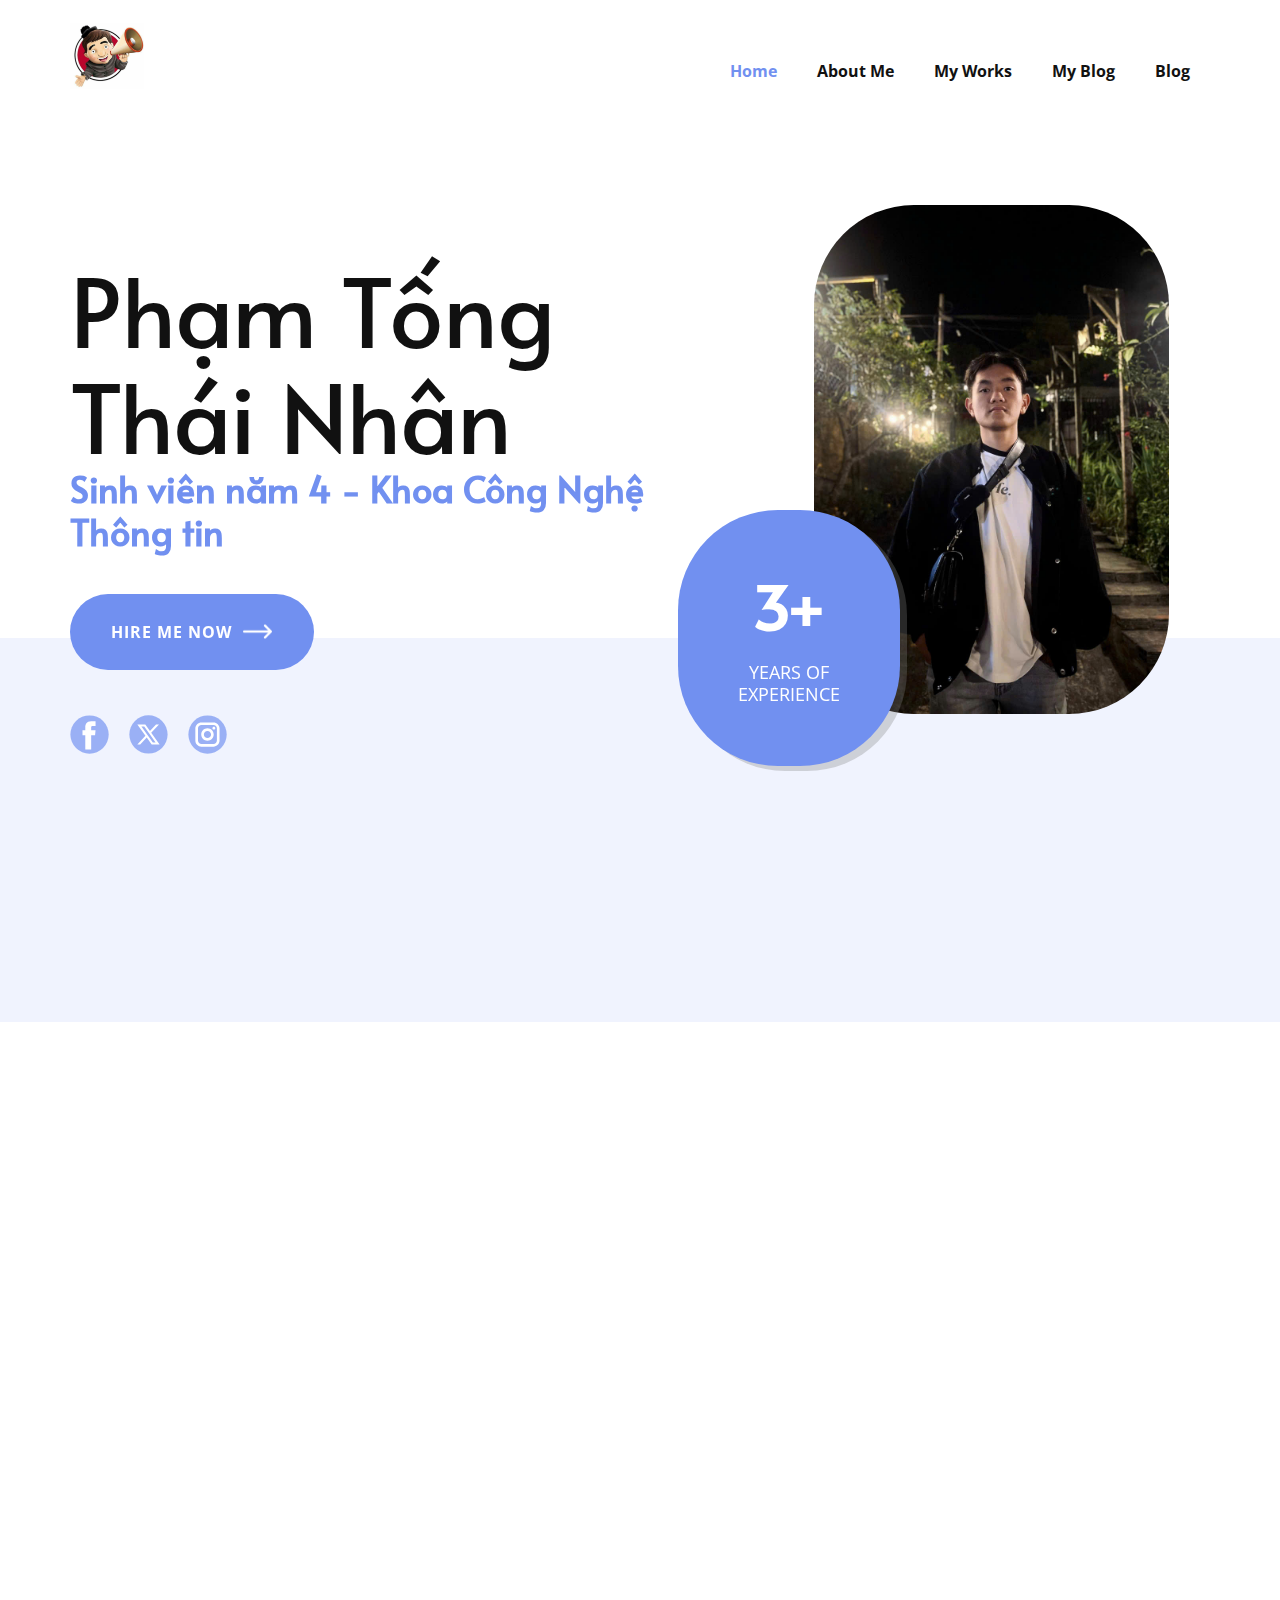
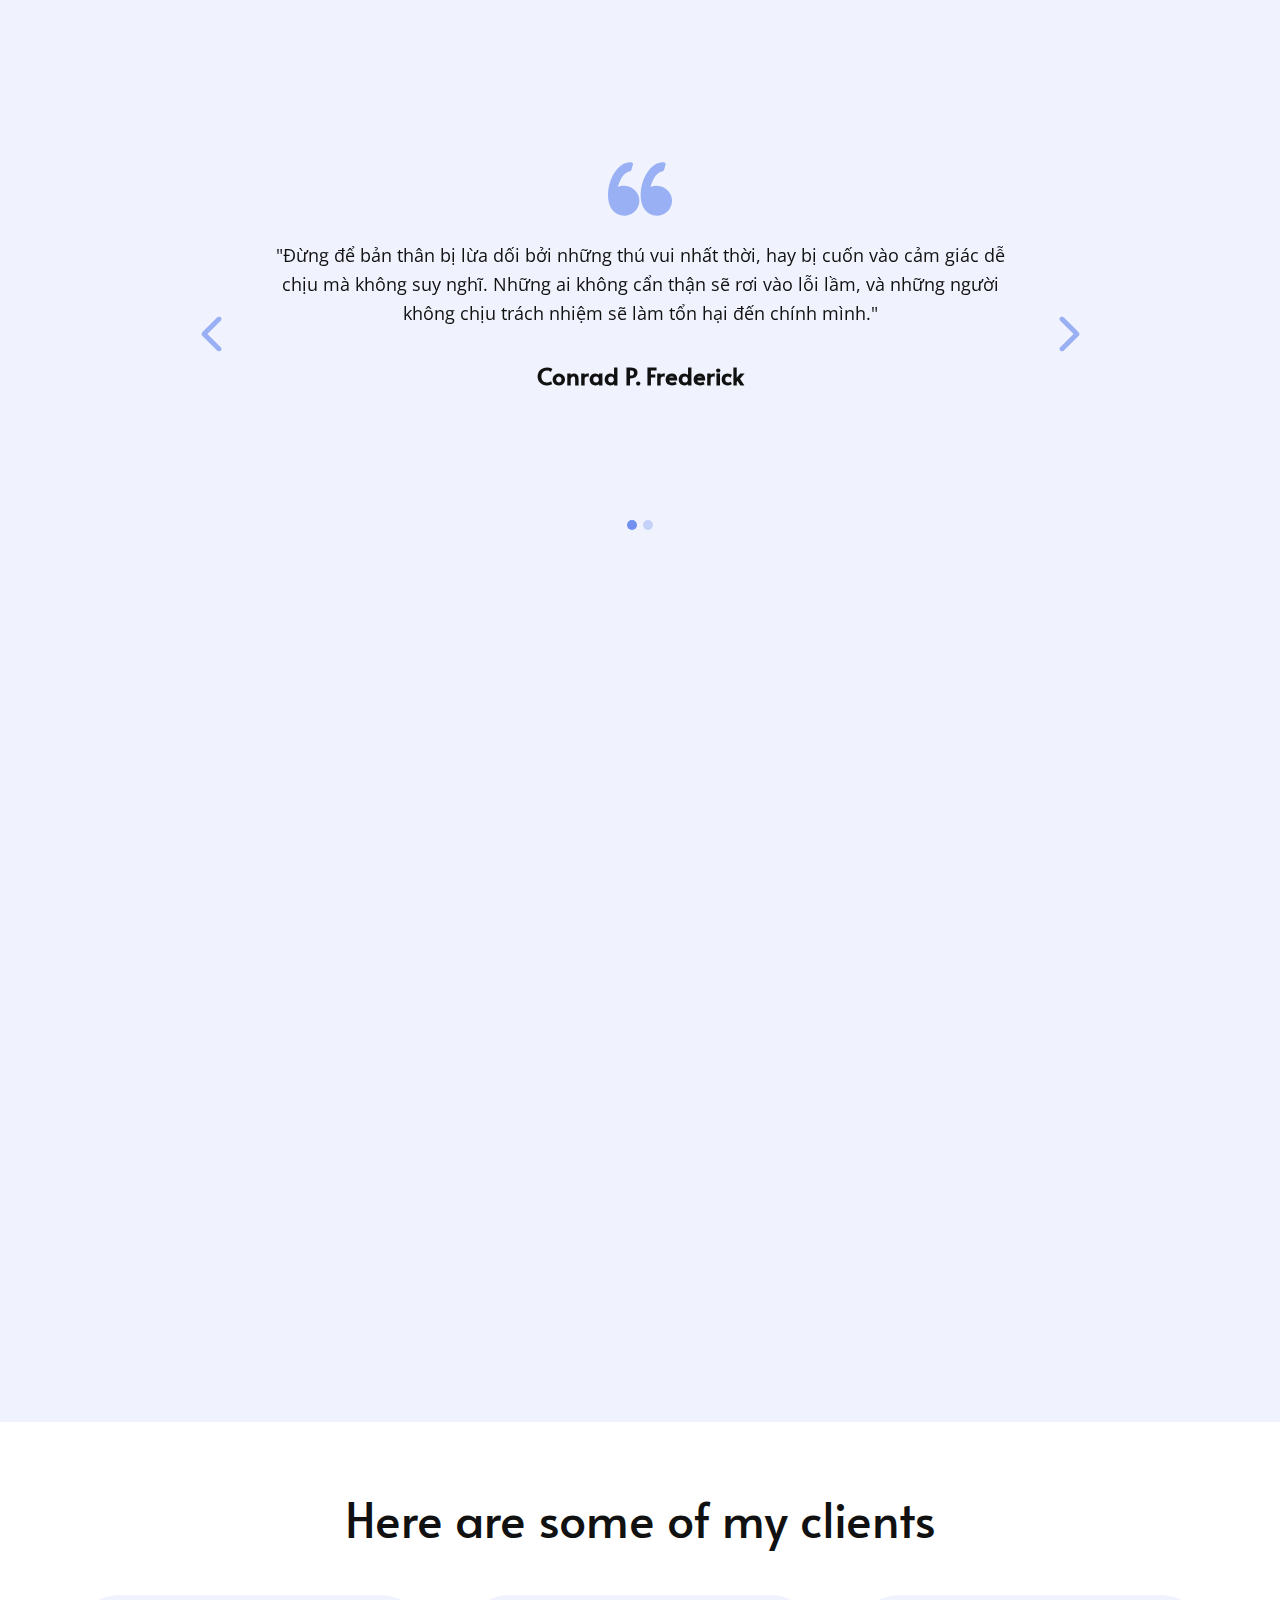
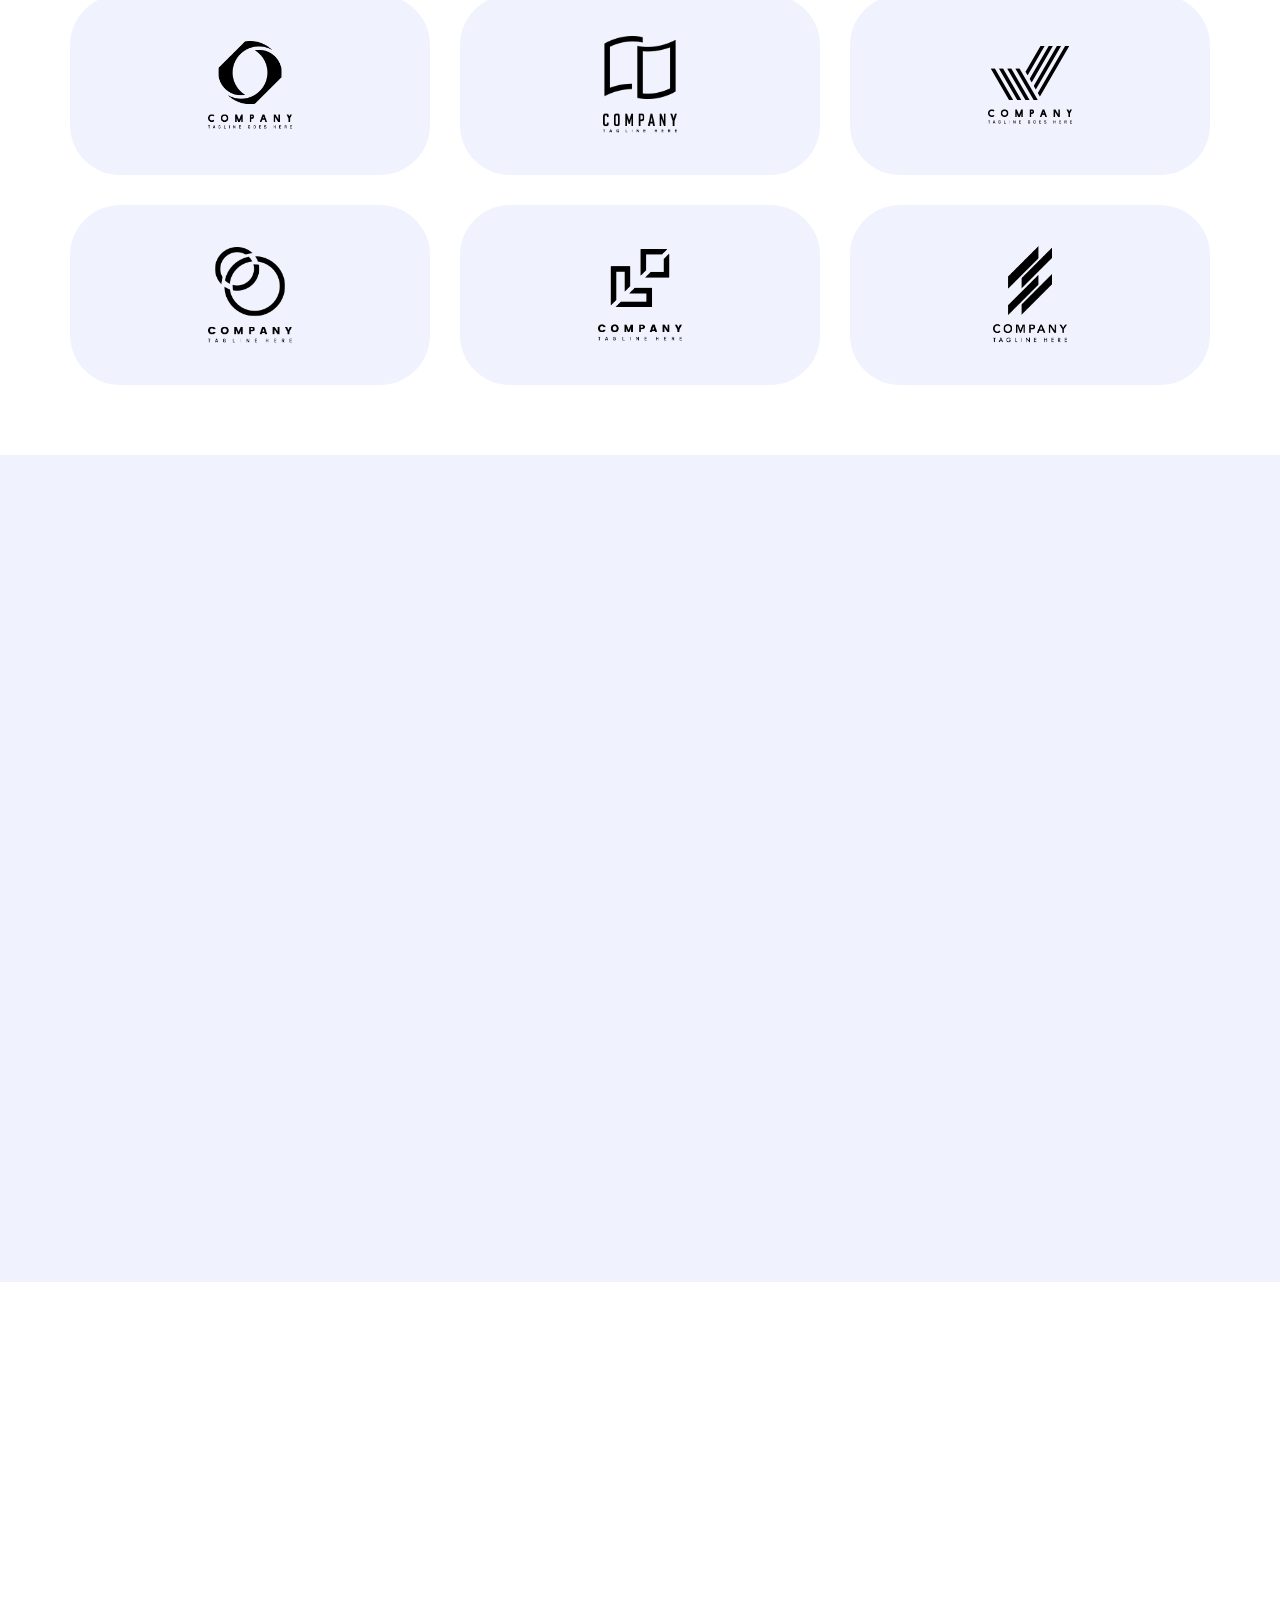
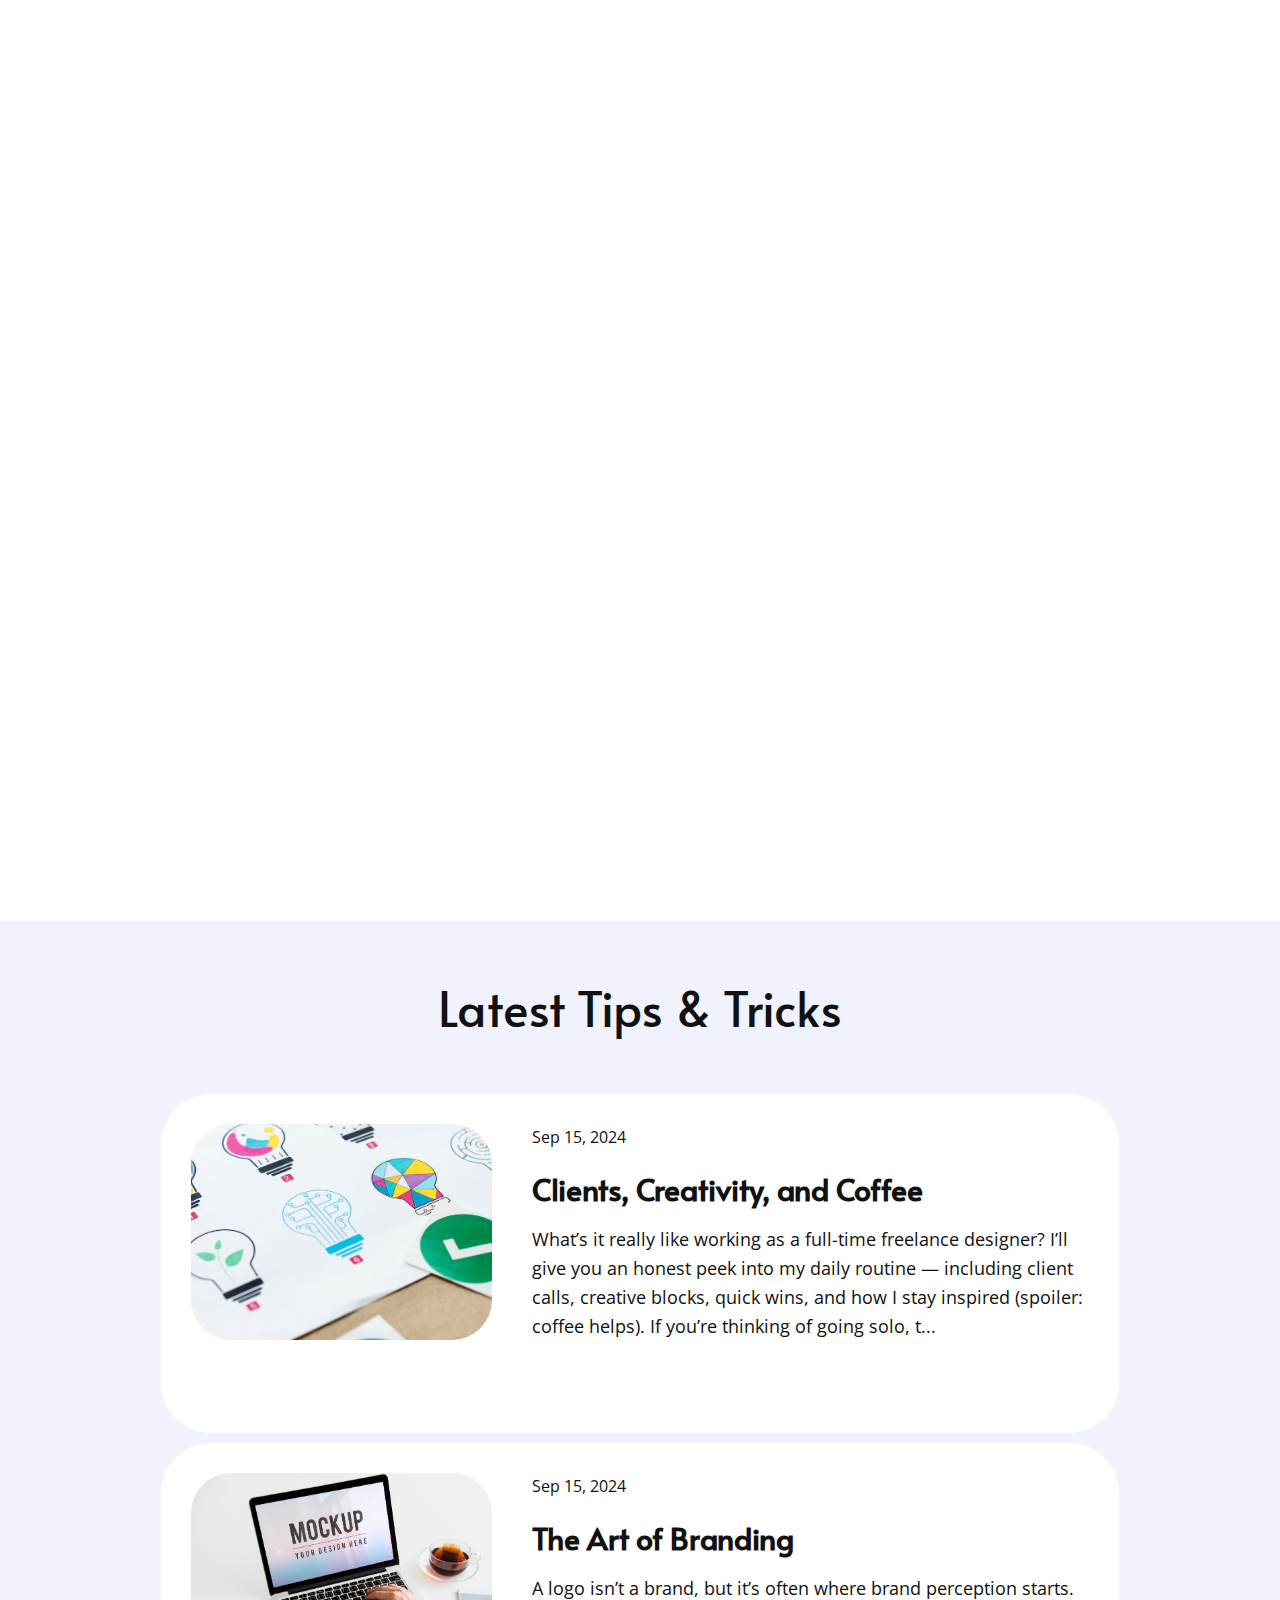
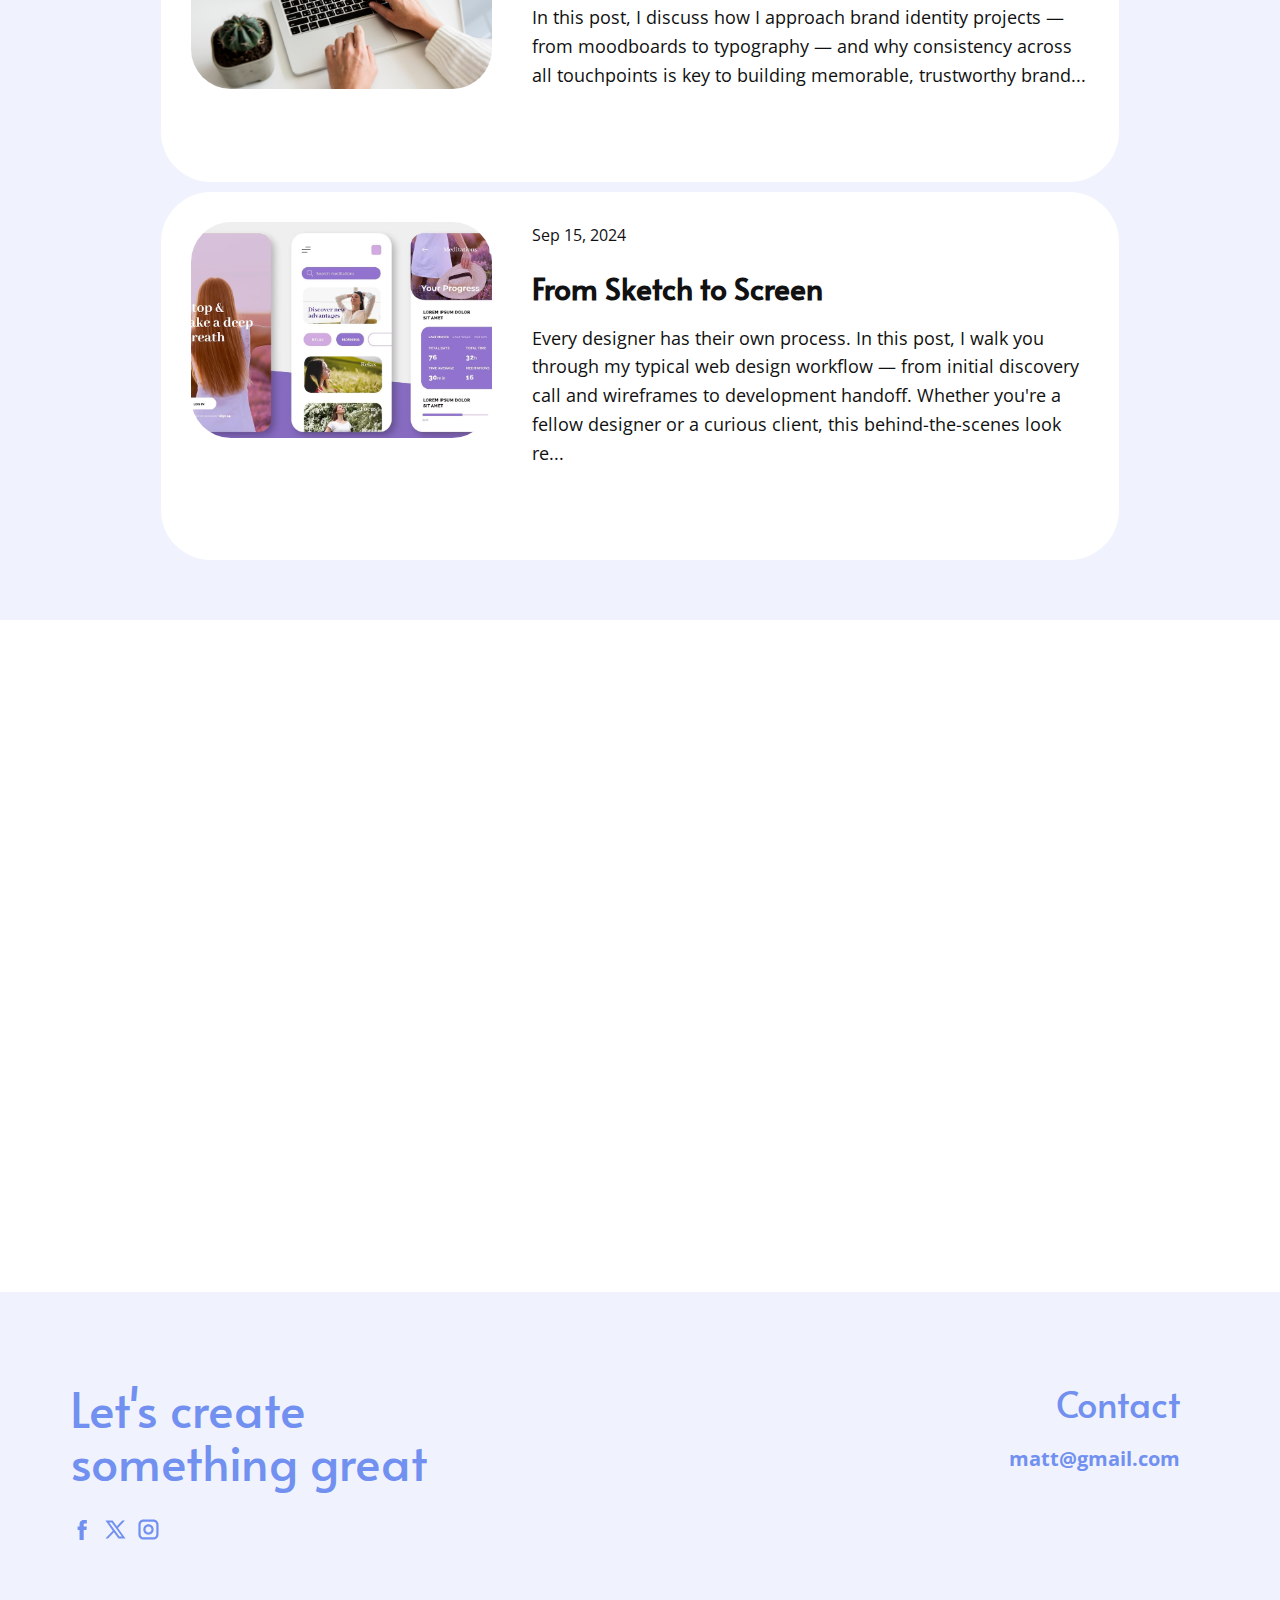
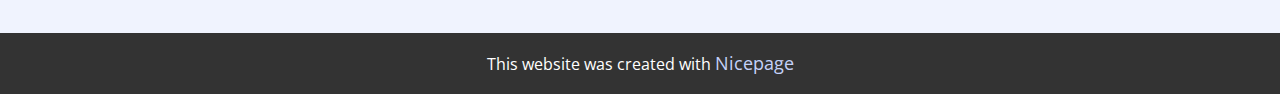
<file: index.html>
<!DOCTYPE html>
<html style="font-size: 16px;" lang="en"><head>
    <meta name="viewport" content="width=device-width, initial-scale=1.0">
    <meta charset="utf-8">
    <meta name="keywords" content="​I’m&nbsp;Matt, ​Hi, I’m Matt. Nice to meet you., ​My Quality Services, ​My Works Skills, ​Let&amp;apos;s Work Together. Fixed A Meeting, ​Here are some of my clients, ​My Special Skills, ​My Works, ​Latest Tips &amp;amp; Tricks, Clients, Creativity, and Coffee, The Art of Branding, From Sketch to Screen, ​Get in Touch">
    <meta name="description" content="">
    <title>Home</title>
    <link rel="stylesheet" href="nicepage.css" media="screen">
<link rel="stylesheet" href="index.css" media="screen">
    <script class="u-script" type="text/javascript" src="jquery.js" defer=""></script>
    <script class="u-script" type="text/javascript" src="nicepage.js" defer=""></script>
    <meta name="generator" content="Nicepage 7.11.4, nicepage.com">
    
    
    
    
    
    
    
    
    
    
    
    
    
    <link id="u-theme-google-font" rel="stylesheet" href="https://fonts.googleapis.com/css?family=Open+Sans:300,300i,400,400i,500,500i,600,600i,700,700i,800,800i|Alata:400">
    <script type="application/ld+json">{
		"@context": "http://schema.org",
		"@type": "Organization",
		"name": "",
		"logo": "images/b1dfc931c5c8d63eaf300b101d383ce3.jpg",
		"sameAs": [
				"https://facebook.com/name",
				"https://twitter.com/name",
				"https://instagram.com/name"
		]
}</script>
    <meta name="theme-color" content="#7190f0">
    <meta name="twitter:site" content="@">
    <meta name="twitter:card" content="summary_large_image">
    <meta name="twitter:title" content="Home">
    <meta name="twitter:description" content="">
    <meta property="og:title" content="Home">
    <meta property="og:type" content="website">
  <meta name="referrer" content="origin"><meta data-intl-tel-input-cdn-path="intlTelInput/"></head>
  <body data-home-page="Home.html" data-home-page-title="Home" data-path-to-root="./" data-include-products="false" class="u-body u-clearfix u-xl-mode" data-lang="en"><header class="u-clearfix u-header u-header" id="sec-d472"><div class="u-clearfix u-sheet u-valign-middle u-sheet-1">
        <a href="#" class="u-image u-logo u-image-1" data-image-width="591" data-image-height="527">
          <img src="images/b1dfc931c5c8d63eaf300b101d383ce3.jpg" class="u-logo-image u-logo-image-1">
        </a>
        <nav class="u-menu u-menu-one-level u-offcanvas u-menu-1" role="navigation" aria-label="Menu navigation">
          <div class="menu-collapse" style="font-size: 1rem; letter-spacing: 0px; font-weight: 700;">
            <a class="u-button-style u-custom-left-right-menu-spacing u-custom-padding-bottom u-custom-text-hover-color u-custom-top-bottom-menu-spacing u-hamburger-link u-nav-link u-text-active-palette-1-base u-text-hover-palette-2-base" href="#" tabindex="-1" aria-label="Open menu" aria-controls="5fca">
              <svg class="u-svg-link" viewBox="0 0 24 24"><use xlink:href="#menu-hamburger"></use></svg>
              <svg class="u-svg-content" version="1.1" id="menu-hamburger" viewBox="0 0 16 16" x="0px" y="0px" xmlns:xlink="http://www.w3.org/1999/xlink" xmlns="http://www.w3.org/2000/svg"><g><rect y="1" width="16" height="2"></rect><rect y="7" width="16" height="2"></rect><rect y="13" width="16" height="2"></rect>
</g></svg>
            </a>
          </div>
          <div class="u-custom-menu u-nav-container">
            <ul class="u-nav u-unstyled u-nav-1" role="menubar"><li role="none" class="u-nav-item"><a role="menuitem" class="u-button-style u-nav-link u-text-active-palette-1-base u-text-hover-palette-1-base" href="./" style="padding: 10px 20px;">Home</a>
</li><li role="none" class="u-nav-item"><a role="menuitem" class="u-button-style u-nav-link u-text-active-palette-1-base u-text-hover-palette-1-base" href="About.html" style="padding: 10px 20px;">About Me</a>
</li><li role="none" class="u-nav-item"><a role="menuitem" class="u-button-style u-nav-link u-text-active-palette-1-base u-text-hover-palette-1-base" href="Portfolio-Page.html" style="padding: 10px 20px;">My Works</a>
</li><li role="none" class="u-nav-item"><a role="menuitem" class="u-button-style u-nav-link u-text-active-palette-1-base u-text-hover-palette-1-base" href="Blog.html" style="padding: 10px 20px;">My Blog</a>
</li><li role="none" class="u-nav-item"><a role="menuitem" class="u-button-style u-nav-link u-text-active-palette-1-base u-text-hover-palette-1-base" href="blog/blog.html" style="padding: 10px 20px;">Blog</a>
</li></ul>
          </div>
          <div class="u-custom-menu u-nav-container-collapse" id="5fca" role="region" aria-label="Menu panel">
            <div class="u-black u-container-style u-inner-container-layout u-opacity u-opacity-95 u-sidenav">
              <div class="u-inner-container-layout u-sidenav-overflow">
                <div class="u-menu-close" tabindex="-1" aria-label="Close menu"></div>
                <ul class="u-align-center u-nav u-popupmenu-items u-unstyled u-nav-2" role="menubar"><li role="none" class="u-nav-item"><a role="menuitem" class="u-button-style u-nav-link" href="./">Home</a>
</li><li role="none" class="u-nav-item"><a role="menuitem" class="u-button-style u-nav-link" href="About.html">About Me</a>
</li><li role="none" class="u-nav-item"><a role="menuitem" class="u-button-style u-nav-link" href="Portfolio-Page.html">My Works</a>
</li><li role="none" class="u-nav-item"><a role="menuitem" class="u-button-style u-nav-link" href="Blog.html">My Blog</a>
</li><li role="none" class="u-nav-item"><a role="menuitem" class="u-button-style u-nav-link" href="blog/blog.html">Blog</a>
</li></ul>
              </div>
            </div>
            <div class="u-black u-menu-overlay u-opacity u-opacity-70"></div>
          </div>
        </nav>
      </div></header>
    <section class="u-clearfix u-container-align-center u-palette-1-light-3 u-section-1" id="sec-1163">
      <div class="u-expanded-width u-shape u-shape-rectangle u-white u-shape-1"></div>
      <div class="custom-expanded data-layout-selected u-clearfix u-layout-wrap u-layout-wrap-1">
        <div class="u-layout">
          <div class="u-layout-row">
            <div class="u-container-align-left u-container-style u-layout-cell u-size-32-lg u-size-32-xl u-size-60-md u-size-60-sm u-size-60-xs u-layout-cell-1" data-animation-name="customAnimationIn" data-animation-duration="1500" data-animation-delay="600">
              <div class="u-container-layout u-valign-top-lg u-valign-top-md u-valign-top-sm u-valign-top-xs u-container-layout-1">
                <h1 class="u-align-left u-text u-text-1">Phạm Tống Thái Nhân</h1>
                <h3 class="u-align-left u-text u-text-palette-1-base u-text-2">Sinh viên năm 4 - Khoa Công Nghệ Thông tin </h3>
                <a href="#" class="u-align-left u-btn u-btn-round u-button-style u-hover-palette-1-light-1 u-palette-1-base u-radius u-btn-1"> Hire Me Now&nbsp;&nbsp;<span class="u-file-icon u-icon u-text-white u-icon-1"><img src="images/545682-1ca20afc.png" alt=""></span>
                </a>
                <div class="u-social-icons u-social-icons-1">
                  <a class="u-social-url" title="facebook" target="_blank" href="https://facebook.com/name"><span class="u-icon u-social-facebook u-social-icon u-text-palette-1-light-1 u-icon-2"><svg class="u-svg-link" preserveAspectRatio="xMidYMin slice" viewBox="0 0 112 112" style=""><use xlink:href="#svg-1820"></use></svg><svg class="u-svg-content" viewBox="0 0 112 112" x="0" y="0" id="svg-1820"><circle fill="currentColor" cx="56.1" cy="56.1" r="55"></circle><path fill="#FFFFFF" d="M73.5,31.6h-9.1c-1.4,0-3.6,0.8-3.6,3.9v8.5h12.6L72,58.3H60.8v40.8H43.9V58.3h-8V43.9h8v-9.2
c0-6.7,3.1-17,17-17h12.5v13.9H73.5z"></path></svg></span>
                  </a>
                  <a class="u-social-url" title="twitter" target="_blank" href="https://twitter.com/name"><span class="u-icon u-social-icon u-social-twitter u-text-palette-1-light-1 u-icon-3"><svg class="u-svg-link" preserveAspectRatio="xMidYMin slice" viewBox="0 0 112.2 112.2" style=""><use xlink:href="#svg-9e4a"></use></svg><svg class="u-svg-content" viewBox="0 0 112.2 112.2" x="0px" y="0px" id="svg-9e4a"><circle fill="currentColor" cx="56" cy="56" r="55"></circle><path fill="#FFFFFF" d="M63.9,51l22.4-24h-8.6L60.3,45.9L46.9,27H24l23.3,32.8L24,85h8.2L51,64.9L65.3,85H88L63.9,51z M55.3,60.2
l-3.7-5.1L35.7,33.1h8.1l12.3,17.2l3.7,5.1l16.6,23.4h-7.8L55.3,60.2z"></path></svg></span>
                  </a>
                  <a class="u-social-url" title="instagram" target="_blank" href="https://instagram.com/name"><span class="u-icon u-social-icon u-social-instagram u-text-palette-1-light-1 u-icon-4"><svg class="u-svg-link" preserveAspectRatio="xMidYMin slice" viewBox="0 0 112 112" style=""><use xlink:href="#svg-48c2"></use></svg><svg class="u-svg-content" viewBox="0 0 112 112" x="0" y="0" id="svg-48c2"><circle fill="currentColor" cx="56.1" cy="56.1" r="55"></circle><path fill="#FFFFFF" d="M55.9,38.2c-9.9,0-17.9,8-17.9,17.9C38,66,46,74,55.9,74c9.9,0,17.9-8,17.9-17.9C73.8,46.2,65.8,38.2,55.9,38.2
z M55.9,66.4c-5.7,0-10.3-4.6-10.3-10.3c-0.1-5.7,4.6-10.3,10.3-10.3c5.7,0,10.3,4.6,10.3,10.3C66.2,61.8,61.6,66.4,55.9,66.4z"></path><path fill="#FFFFFF" d="M74.3,33.5c-2.3,0-4.2,1.9-4.2,4.2s1.9,4.2,4.2,4.2s4.2-1.9,4.2-4.2S76.6,33.5,74.3,33.5z"></path><path fill="#FFFFFF" d="M73.1,21.3H38.6c-9.7,0-17.5,7.9-17.5,17.5v34.5c0,9.7,7.9,17.6,17.5,17.6h34.5c9.7,0,17.5-7.9,17.5-17.5V38.8
C90.6,29.1,82.7,21.3,73.1,21.3z M83,73.3c0,5.5-4.5,9.9-9.9,9.9H38.6c-5.5,0-9.9-4.5-9.9-9.9V38.8c0-5.5,4.5-9.9,9.9-9.9h34.5
c5.5,0,9.9,4.5,9.9,9.9V73.3z"></path></svg></span>
                  </a>
                </div>
              </div>
            </div>
            <div class="u-container-style u-layout-cell u-size-28-lg u-size-28-xl u-size-60-md u-size-60-sm u-size-60-xs u-layout-cell-2">
              <div class="u-container-layout u-container-layout-2">
                <img class="u-image u-image-round u-radius u-image-1" src="images/z6874922996871_13b14e82e2eec0e8555808565d3dd226.jpg" alt="" data-image-width="960" data-image-height="1280" data-animation-name="flipIn" data-animation-duration="1500" data-animation-delay="0" data-animation-direction="X">
                <div class="custom-expanded u-container-align-center u-container-style u-group u-palette-1-base u-radius u-shape-round u-group-1" data-animation-name="customAnimationIn" data-animation-duration="1500" data-animation-delay="200">
                  <div class="u-container-layout u-valign-middle u-container-layout-3">
                    <h3 class="u-align-center u-text u-text-3" data-animation-name="counter" data-animation-event="scroll" data-animation-duration="3000">4+</h3>
                    <h6 class="u-align-center u-text u-text-4"> Years of Experience</h6>
                  </div>
                </div>
              </div>
            </div>
          </div>
        </div>
      </div>
      <div class="custom-expanded u-list u-list-1">
        <div class="u-repeater u-repeater-1">
          <div class="u-container-style u-list-item u-repeater-item u-list-item-1" data-animation-name="customAnimationIn" data-animation-duration="1000" data-animation-delay="200">
            <div class="u-container-layout u-similar-container u-container-layout-4">
              <h3 class="u-align-left u-text u-text-palette-1-base u-text-5" data-animation-name="counter" data-animation-event="scroll" data-animation-duration="250">30​+</h3>
              <h6 class="u-align-left u-text u-text-6">Dự án cá nhân </h6>
            </div>
          </div>
          <div class="u-container-align-left u-container-style u-list-item u-repeater-item u-list-item-2" data-animation-name="customAnimationIn" data-animation-duration="1000" data-animation-delay="200">
            <div class="u-container-layout u-similar-container u-container-layout-5">
              <h3 class="u-align-left u-text u-text-palette-1-base u-text-7" data-animation-name="counter" data-animation-event="scroll" data-animation-duration="250">4+</h3>
              <h6 class="u-align-left u-text u-text-8">thông thao ngôn ngữ</h6>
            </div>
          </div>
          <div class="u-container-style u-list-item u-repeater-item u-list-item-3" data-animation-name="customAnimationIn" data-animation-duration="1000" data-animation-delay="200">
            <div class="u-container-layout u-similar-container u-container-layout-6">
              <h3 class="u-align-left u-text u-text-palette-1-base u-text-9" data-animation-name="counter" data-animation-event="scroll" data-animation-duration="250">4+</h3>
              <h6 class="u-align-left u-text u-text-10">đạt danh hiệu giỏi </h6>
            </div>
          </div>
          <div class="u-container-style u-list-item u-repeater-item u-list-item-4" data-animation-name="customAnimationIn" data-animation-duration="1000" data-animation-delay="200">
            <div class="u-container-layout u-similar-container u-container-layout-7">
              <h3 class="u-align-left u-text u-text-palette-1-base u-text-11" data-animation-name="counter" data-animation-event="scroll" data-animation-duration="250">80%</h3>
              <h6 class="u-align-left u-text u-text-12">nhận xét của thầy cô</h6>
            </div>
          </div>
        </div>
      </div>
    </section>
    <section class="u-clearfix u-container-align-center u-section-2" id="carousel_940a">
      <div class="u-clearfix u-sheet u-valign-middle u-sheet-1">
        <h2 class="u-align-center u-text u-text-default u-text-1" data-animation-name="customAnimationIn" data-animation-duration="1500" data-animation-delay="200">Xin chào mình tên là Nhân </h2><span class="u-align-center u-file-icon u-icon u-icon-rectangle u-text-palette-1-base u-icon-1" data-animation-name="customAnimationIn" data-animation-duration="1200" data-animation-delay="0"><img src="images/1077114-a00f6b15.png" alt=""></span>
        <p class="u-align-center u-large-text u-text u-text-variant u-text-2" data-animation-name="customAnimationIn" data-animation-duration="1500" data-animation-delay="500"> Với những năm kinh nghiệm trong lĩnh vực thiết kế tự do, tôi đã có cơ hội làm việc từ xa với các agency, tư vấn cho các startup, và hợp tác cùng nhiều đội ngũ tài năng để tạo ra các sản phẩm số dành cho cả doanh nghiệp lẫn người dùng cá nhân. Tôi là người tự tin nhưng khiêm tốn, luôn tò mò học hỏi và không ngừng trau dồi kỹ năng để ngày càng hoàn thiện hơn trong công việc.</p>
        <a href="#" class="u-align-center u-btn u-btn-round u-button-style u-hover-palette-1-light-1 u-palette-1-base u-radius u-btn-1" data-animation-name="customAnimationIn" data-animation-duration="1500" data-animation-delay="500">view my works&nbsp;&nbsp;<span class="u-file-icon u-icon u-text-white u-icon-2"><img src="images/545682-1ca20afc.png" alt=""></span>
        </a>
      </div>
    </section>
    <section class="u-align-center u-clearfix u-container-align-center u-section-3" id="carousel_96b6">
      <div class="u-clearfix u-sheet u-valign-middle-lg u-valign-middle-md u-valign-middle-sm u-valign-middle-xs u-sheet-1">
        <h2 class="u-text u-text-default u-text-1" data-animation-name="customAnimationIn" data-animation-duration="1200" data-animation-delay="0">Kỹ năng cá nhân</h2>
        <div class="data-layout-selected u-clearfix u-expanded-width u-layout-wrap u-layout-wrap-1">
          <div class="u-layout">
            <div class="u-layout-row">
              <div class="u-align-left u-container-align-center-md u-container-align-center-sm u-container-align-center-xs u-container-align-left u-container-align-left-lg u-container-align-left-xl u-container-style u-layout-cell u-size-26-lg u-size-26-xl u-size-60-md u-size-60-sm u-size-60-xs u-layout-cell-1" data-href="#">
                <div class="u-container-layout u-valign-top u-container-layout-1">
                  <img class="u-expanded-width u-image u-image-round u-radius u-image-1" src="images/quanghai.jpg" data-image-width="960" data-image-height="1280" data-animation-name="customAnimationIn" data-animation-duration="1500" data-animation-delay="0">
                  <p class="u-align-left u-text u-text-default u-text-2">Image from&nbsp;<a href="https://freepik.com/photos/people" class="u-border-1 u-border-active-palette-1-base u-border-black u-border-hover-palette-1-base u-border-no-left u-border-no-right u-border-no-top u-btn u-button-link u-button-style u-none u-text-body-color u-btn-1" data-animation-name="" data-animation-duration="0" data-animation-delay="0" data-animation-direction="">Freepik</a>
                  </p>
                </div>
              </div>
              <div class="u-container-style u-layout-cell u-size-34-lg u-size-34-xl u-size-60-md u-size-60-sm u-size-60-xs u-white u-layout-cell-2" data-animation-name="customAnimationIn" data-animation-duration="1500" data-animation-delay="500">
                <div class="u-container-layout u-valign-top u-container-layout-2">
                  <div class="u-accordion u-expanded-width u-spacing-2 u-accordion-1" role="tablist">
                    <div class="u-accordion-item u-accordion-item-1">
                      <a class="active u-accordion-link u-button-style u-text-black u-accordion-link-1" id="link-accordion-7c0e" aria-controls="accordion-7c0e" aria-selected="true" role="tab"><span class="u-accordion-link-text"> Web Application Development</span><span class="u-accordion-link-icon u-icon u-icon-circle u-palette-1-base u-text-white u-icon-1"><svg class="u-svg-link" preserveAspectRatio="xMidYMin slice" viewBox="0 0 426.66667 426.66667" style=""><use xlink:href="#svg-347e"></use></svg><svg class="u-svg-content" viewBox="0 0 426.66667 426.66667" id="svg-347e"><path d="m405.332031 192h-170.664062v-170.667969c0-11.773437-9.558594-21.332031-21.335938-21.332031-11.773437 0-21.332031 9.558594-21.332031 21.332031v170.667969h-170.667969c-11.773437 0-21.332031 9.558594-21.332031 21.332031 0 11.777344 9.558594 21.335938 21.332031 21.335938h170.667969v170.664062c0 11.777344 9.558594 21.335938 21.332031 21.335938 11.777344 0 21.335938-9.558594 21.335938-21.335938v-170.664062h170.664062c11.777344 0 21.335938-9.558594 21.335938-21.335938 0-11.773437-9.558594-21.332031-21.335938-21.332031zm0 0"></path></svg></span>
                      </a>
                      <div class="u-accordion-active u-accordion-pane u-align-left u-container-align-left u-container-style u-white u-accordion-pane-1" id="accordion-7c0e" aria-labelledby="link-accordion-7c0e" role="tabpanel">
                        <div class="u-container-layout u-valign-top u-container-layout-3">
                          <p class="u-text u-text-3">Interdum velit euismod in pellentesque massa placerat duis. Tristique et egestas quis ipsum suspendisse ultrices gravida dictum fusce. Nibh nisl condimentum.</p>
                          <ul class="u-custom-list u-text u-text-4">
                            <li>
                              <div class="u-list-icon">
                                <div xmlns="http://www.w3.org/2000/svg" xmlns:xlink="http://www.w3.org/1999/xlink" version="1.1" xml:space="preserve" class="u-svg-content">–</div>
                              </div>Mattis nunc sed blandit libero volutpat. 
                            </li>
                            <li>
                              <div class="u-list-icon">
                                <div xmlns="http://www.w3.org/2000/svg" xmlns:xlink="http://www.w3.org/1999/xlink" version="1.1" xml:space="preserve" class="u-svg-content">–</div>
                              </div>Tortor at risus viverra adipiscing at in tellus. 
                            </li>
                            <li>
                              <div class="u-list-icon">
                                <div xmlns="http://www.w3.org/2000/svg" xmlns:xlink="http://www.w3.org/1999/xlink" version="1.1" xml:space="preserve" class="u-svg-content">–</div>
                              </div>Purus ut faucibus pulvinar elementum. 
                            </li>
                            <li>
                              <div class="u-list-icon">
                                <div xmlns="http://www.w3.org/2000/svg" xmlns:xlink="http://www.w3.org/1999/xlink" version="1.1" xml:space="preserve" class="u-svg-content">–</div>
                              </div>Blandit turpis cursus in hac habitasse. 
                            </li>
                          </ul>
                        </div>
                      </div>
                    </div>
                    <div class="u-accordion-item u-accordion-item-2">
                      <a class="u-accordion-link u-button-style u-text-black u-accordion-link-2" id="link-accordion-05cb" aria-controls="accordion-05cb" aria-selected="false" role="tab"><span class="u-accordion-link-text"> Front-End Development</span><span class="u-accordion-link-icon u-icon u-icon-circle u-palette-1-base u-text-white u-icon-2"><svg class="u-svg-link" preserveAspectRatio="xMidYMin slice" viewBox="0 0 426.66667 426.66667" style=""><use xlink:href="#svg-ae03"></use></svg><svg class="u-svg-content" viewBox="0 0 426.66667 426.66667" id="svg-ae03"><path d="m405.332031 192h-170.664062v-170.667969c0-11.773437-9.558594-21.332031-21.335938-21.332031-11.773437 0-21.332031 9.558594-21.332031 21.332031v170.667969h-170.667969c-11.773437 0-21.332031 9.558594-21.332031 21.332031 0 11.777344 9.558594 21.335938 21.332031 21.335938h170.667969v170.664062c0 11.777344 9.558594 21.335938 21.332031 21.335938 11.777344 0 21.335938-9.558594 21.335938-21.335938v-170.664062h170.664062c11.777344 0 21.335938-9.558594 21.335938-21.335938 0-11.773437-9.558594-21.332031-21.335938-21.332031zm0 0"></path></svg></span>
                      </a>
                      <div class="u-accordion-pane u-container-style u-white u-accordion-pane-2" id="accordion-05cb" aria-labelledby="link-accordion-05cb" role="tabpanel">
                        <div class="u-container-layout u-valign-top u-container-layout-4">
                          <ul class="u-custom-list u-text u-text-5">
                            <li>
                              <div class="u-list-icon">
                                <div xmlns="http://www.w3.org/2000/svg" xmlns:xlink="http://www.w3.org/1999/xlink" version="1.1" xml:space="preserve" class="u-svg-content">–</div>
                              </div>Interdum velit euismod in pellentesque massa. 
                            </li>
                            <li>
                              <div class="u-list-icon">
                                <div xmlns="http://www.w3.org/2000/svg" xmlns:xlink="http://www.w3.org/1999/xlink" version="1.1" xml:space="preserve" class="u-svg-content">–</div>
                              </div>Tristique et egestas quis ipsum suspendisse ultrices gravidae. 
                            </li>
                            <li>
                              <div class="u-list-icon">
                                <div xmlns="http://www.w3.org/2000/svg" xmlns:xlink="http://www.w3.org/1999/xlink" version="1.1" xml:space="preserve" class="u-svg-content">–</div>
                              </div>Nibh nisl condimentum id venenatis a condimentum. 
                            </li>
                            <li>
                              <div class="u-list-icon">
                                <div xmlns="http://www.w3.org/2000/svg" xmlns:xlink="http://www.w3.org/1999/xlink" version="1.1" xml:space="preserve" class="u-svg-content">–</div>
                              </div>Diam volutpat commodo sed egestas egestas fringilla. 
                            </li>
                          </ul>
                        </div>
                      </div>
                    </div>
                    <div class="u-accordion-item u-accordion-item-3">
                      <a class="u-accordion-link u-button-style u-text-black u-accordion-link-3" id="link-accordion-a6bb" aria-controls="accordion-a6bb" aria-selected="false" role="tab"><span class="u-accordion-link-text"> API Development</span><span class="u-accordion-link-icon u-icon u-icon-circle u-palette-1-base u-text-white u-icon-3"><svg class="u-svg-link" preserveAspectRatio="xMidYMin slice" viewBox="0 0 426.66667 426.66667" style=""><use xlink:href="#svg-a4a8"></use></svg><svg class="u-svg-content" viewBox="0 0 426.66667 426.66667" id="svg-a4a8"><path d="m405.332031 192h-170.664062v-170.667969c0-11.773437-9.558594-21.332031-21.335938-21.332031-11.773437 0-21.332031 9.558594-21.332031 21.332031v170.667969h-170.667969c-11.773437 0-21.332031 9.558594-21.332031 21.332031 0 11.777344 9.558594 21.335938 21.332031 21.335938h170.667969v170.664062c0 11.777344 9.558594 21.335938 21.332031 21.335938 11.777344 0 21.335938-9.558594 21.335938-21.335938v-170.664062h170.664062c11.777344 0 21.335938-9.558594 21.335938-21.335938 0-11.773437-9.558594-21.332031-21.335938-21.332031zm0 0"></path></svg></span>
                      </a>
                      <div class="u-accordion-pane u-container-style u-white u-accordion-pane-3" id="accordion-a6bb" aria-labelledby="link-accordion-a6bb" role="tabpanel">
                        <div class="u-container-layout u-valign-top u-container-layout-5">
                          <ul class="u-custom-list u-text u-text-6">
                            <li>
                              <div class="u-list-icon">
                                <div xmlns="http://www.w3.org/2000/svg" xmlns:xlink="http://www.w3.org/1999/xlink" version="1.1" xml:space="preserve" class="u-svg-content">–</div>
                              </div>Mattis nunc sed blandit libero volutpat. 
                            </li>
                            <li>
                              <div class="u-list-icon">
                                <div xmlns="http://www.w3.org/2000/svg" xmlns:xlink="http://www.w3.org/1999/xlink" version="1.1" xml:space="preserve" class="u-svg-content">–</div>
                              </div>Tortor at risus viverra adipiscing at in tellus. 
                            </li>
                            <li>
                              <div class="u-list-icon">
                                <div xmlns="http://www.w3.org/2000/svg" xmlns:xlink="http://www.w3.org/1999/xlink" version="1.1" xml:space="preserve" class="u-svg-content">–</div>
                              </div>Purus ut faucibus pulvinar elementum. 
                            </li>
                            <li>
                              <div class="u-list-icon">
                                <div xmlns="http://www.w3.org/2000/svg" xmlns:xlink="http://www.w3.org/1999/xlink" version="1.1" xml:space="preserve" class="u-svg-content">–</div>
                              </div>Blandit turpis cursus in hac habitasse.e. 
                            </li>
                          </ul>
                        </div>
                      </div>
                    </div>
                    <div class="u-accordion-item u-accordion-item-4">
                      <a class="u-accordion-link u-button-style u-text-black u-accordion-link-4" id="link-accordion-a6bb" aria-controls="accordion-a6bb" aria-selected="false" role="tab"><span class="u-accordion-link-text">Back-End Development</span><span class="u-accordion-link-icon u-icon u-icon-circle u-palette-1-base u-text-white u-icon-4"><svg class="u-svg-link" preserveAspectRatio="xMidYMin slice" viewBox="0 0 426.66667 426.66667" style=""><use xlink:href="#svg-f384"></use></svg><svg class="u-svg-content" viewBox="0 0 426.66667 426.66667" id="svg-f384"><path d="m405.332031 192h-170.664062v-170.667969c0-11.773437-9.558594-21.332031-21.335938-21.332031-11.773437 0-21.332031 9.558594-21.332031 21.332031v170.667969h-170.667969c-11.773437 0-21.332031 9.558594-21.332031 21.332031 0 11.777344 9.558594 21.335938 21.332031 21.335938h170.667969v170.664062c0 11.777344 9.558594 21.335938 21.332031 21.335938 11.777344 0 21.335938-9.558594 21.335938-21.335938v-170.664062h170.664062c11.777344 0 21.335938-9.558594 21.335938-21.335938 0-11.773437-9.558594-21.332031-21.335938-21.332031zm0 0"></path></svg></span>
                      </a>
                      <div class="u-accordion-pane u-container-style u-white u-accordion-pane-4" id="accordion-a6bb" aria-labelledby="link-accordion-a6bb" role="tabpanel">
                        <div class="u-container-layout u-valign-top u-container-layout-6">
                          <ul class="u-custom-list u-text u-text-7">
                            <li>
                              <div class="u-list-icon">
                                <div xmlns="http://www.w3.org/2000/svg" xmlns:xlink="http://www.w3.org/1999/xlink" version="1.1" xml:space="preserve" class="u-svg-content">–</div>
                              </div>Mattis nunc sed blandit libero volutpat. 
                            </li>
                            <li>
                              <div class="u-list-icon">
                                <div xmlns="http://www.w3.org/2000/svg" xmlns:xlink="http://www.w3.org/1999/xlink" version="1.1" xml:space="preserve" class="u-svg-content">–</div>
                              </div>Tortor at risus viverra adipiscing at in tellus. 
                            </li>
                            <li>
                              <div class="u-list-icon">
                                <div xmlns="http://www.w3.org/2000/svg" xmlns:xlink="http://www.w3.org/1999/xlink" version="1.1" xml:space="preserve" class="u-svg-content">–</div>
                              </div>Purus ut faucibus pulvinar elementum. 
                            </li>
                            <li>
                              <div class="u-list-icon">
                                <div xmlns="http://www.w3.org/2000/svg" xmlns:xlink="http://www.w3.org/1999/xlink" version="1.1" xml:space="preserve" class="u-svg-content">–</div>
                              </div>Blandit turpis cursus in hac habitasse.e. 
                            </li>
                          </ul>
                        </div>
                      </div>
                    </div>
                  </div>
                </div>
              </div>
            </div>
          </div>
        </div>
      </div>
    </section>
    <section class="u-align-center u-clearfix u-container-align-center u-container-align-center-lg u-container-align-center-md u-container-align-center-xl u-palette-1-light-3 u-valign-top-lg u-valign-top-xl u-section-4" id="carousel_7a9f">
      
      
      
      
      
      
      
      
      
      
      <div class="u-expanded-width u-shape u-shape-rectangle u-white u-shape-1"></div>
      <h2 class="u-align-center u-text u-text-body-color u-text-default u-text-1" data-animation-name="customAnimationIn" data-animation-duration="1500" data-animation-delay="500">Kỹ Năng Làm Việc&nbsp;</h2>
      <div class="custom-expanded u-list u-list-1">
        <div class="u-repeater u-repeater-1">
          <div class="u-align-center u-container-align-center u-container-style u-list-item u-palette-1-base u-radius u-repeater-item u-shape-round u-video-cover u-list-item-1" data-animation-direction="Up" data-animation-name="customAnimationIn" data-animation-duration="1500">
            <div class="u-container-layout u-similar-container u-valign-top u-container-layout-1"><span class="u-align-center u-file-icon u-icon u-icon-1" data-animation-name="" data-animation-duration="0" data-animation-delay="0" data-animation-direction=""><img src="images/77.png" alt=""></span>
              <h4 class="u-align-center u-text u-text-default u-text-2">Figma</h4>
              <p class="u-align-center u-text u-text-default u-text-3"> Sample text. Click to select the Text Element.</p>
            </div>
          </div>
          <div class="u-align-center u-container-align-center u-container-style u-list-item u-palette-1-base u-radius u-repeater-item u-shape-round u-video-cover u-list-item-2" data-animation-name="customAnimationIn" data-animation-duration="1500">
            <div class="u-container-layout u-similar-container u-valign-top u-container-layout-2"><span class="u-align-center u-file-icon u-icon u-icon-2" data-animation-name="" data-animation-duration="0" data-animation-delay="0" data-animation-direction=""><img src="images/wordpress_white.png" alt=""></span>
              <h4 class="u-align-center u-text u-text-default u-text-4"> WordPress</h4>
              <p class="u-align-center u-text u-text-default u-text-5">Sample text. Click to select the Text Element.</p>
            </div>
          </div>
          <div class="u-align-center u-container-align-center u-container-style u-list-item u-palette-1-base u-radius u-repeater-item u-shape-round u-video-cover u-list-item-3" data-animation-direction="Up" data-animation-name="customAnimationIn" data-animation-duration="1500">
            <div class="u-container-layout u-similar-container u-valign-top u-container-layout-3"><span class="u-align-center u-file-icon u-icon u-icon-3" data-animation-name="" data-animation-duration="0" data-animation-delay="0" data-animation-direction=""><img src="images/react_white.png" alt=""></span>
              <h4 class="u-align-center u-text u-text-default u-text-6"> React.js</h4>
              <p class="u-align-center u-text u-text-default u-text-7">Sample text. Click to select the Text Element.</p>
            </div>
          </div>
          <div class="u-align-center u-container-align-center u-container-style u-list-item u-palette-1-base u-radius u-repeater-item u-shape-round u-video-cover u-list-item-4" data-animation-direction="Up" data-animation-name="customAnimationIn" data-animation-duration="1500">
            <div class="u-container-layout u-similar-container u-valign-top u-container-layout-4"><span class="u-align-center u-file-icon u-icon u-icon-4" data-animation-name="" data-animation-duration="0" data-animation-delay="0" data-animation-direction=""><img src="images/html_white.png" alt=""></span>
              <h4 class="u-align-center u-text u-text-default u-text-8"> HTML</h4>
              <p class="u-align-center u-text u-text-default u-text-9">Sample text. Click to select the Text Element.</p>
            </div>
          </div>
        </div>
      </div>
    </section>
    <section class="u-align-left u-clearfix u-container-align-center u-container-align-left u-palette-1-light-3 u-section-5" id="sec-d66c">
      <div class="u-clearfix u-sheet u-valign-middle u-sheet-1">
        <div id="carousel-2d3d" data-interval="5000" data-u-ride="carousel" class="u-carousel u-expanded-width-md u-expanded-width-sm u-expanded-width-xs u-slider u-slider-1">
          <ol class="u-absolute-hcenter u-carousel-indicators u-carousel-indicators-1">
            <li data-u-target="#carousel-2d3d" class="u-active u-active-palette-1-base u-hover-palette-1-base u-palette-1-light-2 u-shape-circle" data-u-slide-to="0" style="width: 10px; height: 10px;"></li>
            <li data-u-target="#carousel-2d3d" class="u-active-palette-1-base u-hover-palette-1-base u-palette-1-light-2 u-shape-circle" data-u-slide-to="1" style="width: 10px; height: 10px;"></li>
          </ol>
          <div class="u-carousel-inner" role="listbox">
            <div class="u-active u-align-center u-carousel-item u-container-align-center u-container-style u-slide">
              <div class="u-container-layout u-valign-top-lg u-valign-top-md u-valign-top-sm u-valign-top-xs u-container-layout-1"><span class="u-align-center u-icon u-icon-circle u-text-palette-1-light-1 u-icon-1"><svg class="u-svg-link" preserveAspectRatio="xMidYMin slice" viewBox="0 0 95.333 95.332" style=""><use xlink:href="#svg-b8f7"></use></svg><svg class="u-svg-content" viewBox="0 0 95.333 95.332" x="0px" y="0px" id="svg-b8f7" style="enable-background:new 0 0 95.333 95.332;"><g><g><path d="M30.512,43.939c-2.348-0.676-4.696-1.019-6.98-1.019c-3.527,0-6.47,0.806-8.752,1.793    c2.2-8.054,7.485-21.951,18.013-23.516c0.975-0.145,1.774-0.85,2.04-1.799l2.301-8.23c0.194-0.696,0.079-1.441-0.318-2.045    s-1.035-1.007-1.75-1.105c-0.777-0.106-1.569-0.16-2.354-0.16c-12.637,0-25.152,13.19-30.433,32.076    c-3.1,11.08-4.009,27.738,3.627,38.223c4.273,5.867,10.507,9,18.529,9.313c0.033,0.001,0.065,0.002,0.098,0.002    c9.898,0,18.675-6.666,21.345-16.209c1.595-5.705,0.874-11.688-2.032-16.851C40.971,49.307,36.236,45.586,30.512,43.939z"></path><path d="M92.471,54.413c-2.875-5.106-7.61-8.827-13.334-10.474c-2.348-0.676-4.696-1.019-6.979-1.019    c-3.527,0-6.471,0.806-8.753,1.793c2.2-8.054,7.485-21.951,18.014-23.516c0.975-0.145,1.773-0.85,2.04-1.799l2.301-8.23    c0.194-0.696,0.079-1.441-0.318-2.045c-0.396-0.604-1.034-1.007-1.75-1.105c-0.776-0.106-1.568-0.16-2.354-0.16    c-12.637,0-25.152,13.19-30.434,32.076c-3.099,11.08-4.008,27.738,3.629,38.225c4.272,5.866,10.507,9,18.528,9.312    c0.033,0.001,0.065,0.002,0.099,0.002c9.897,0,18.675-6.666,21.345-16.209C96.098,65.559,95.376,59.575,92.471,54.413z"></path>
</g>
</g></svg></span>
                <p class="u-align-center u-large-text u-text u-text-default u-text-variant u-text-1"> "Đừng để bản thân bị lừa dối bởi những thú vui nhất thời, hay bị cuốn vào cảm giác dễ chịu mà không suy nghĩ. Những ai không cẩn thận sẽ rơi vào lỗi lầm, và những người không chịu trách nhiệm sẽ làm tổn hại đến chính mình."</p>
                <h4 class="u-align-center u-text u-text-default u-text-2"> Conrad P. Frederick</h4>
              </div>
            </div>
            <div class="custom-expanded u-align-center u-carousel-item u-container-align-center u-container-style u-slide">
              <div class="u-container-layout u-valign-top u-container-layout-2"><span class="u-align-center u-icon u-icon-circle u-text-palette-1-light-1 u-icon-2"><svg class="u-svg-link" preserveAspectRatio="xMidYMin slice" viewBox="0 0 95.333 95.332" style=""><use xlink:href="#svg-693f"></use></svg><svg class="u-svg-content" viewBox="0 0 95.333 95.332" x="0px" y="0px" id="svg-693f" style="enable-background:new 0 0 95.333 95.332;"><g><g><path d="M30.512,43.939c-2.348-0.676-4.696-1.019-6.98-1.019c-3.527,0-6.47,0.806-8.752,1.793    c2.2-8.054,7.485-21.951,18.013-23.516c0.975-0.145,1.774-0.85,2.04-1.799l2.301-8.23c0.194-0.696,0.079-1.441-0.318-2.045    s-1.035-1.007-1.75-1.105c-0.777-0.106-1.569-0.16-2.354-0.16c-12.637,0-25.152,13.19-30.433,32.076    c-3.1,11.08-4.009,27.738,3.627,38.223c4.273,5.867,10.507,9,18.529,9.313c0.033,0.001,0.065,0.002,0.098,0.002    c9.898,0,18.675-6.666,21.345-16.209c1.595-5.705,0.874-11.688-2.032-16.851C40.971,49.307,36.236,45.586,30.512,43.939z"></path><path d="M92.471,54.413c-2.875-5.106-7.61-8.827-13.334-10.474c-2.348-0.676-4.696-1.019-6.979-1.019    c-3.527,0-6.471,0.806-8.753,1.793c2.2-8.054,7.485-21.951,18.014-23.516c0.975-0.145,1.773-0.85,2.04-1.799l2.301-8.23    c0.194-0.696,0.079-1.441-0.318-2.045c-0.396-0.604-1.034-1.007-1.75-1.105c-0.776-0.106-1.568-0.16-2.354-0.16    c-12.637,0-25.152,13.19-30.434,32.076c-3.099,11.08-4.008,27.738,3.629,38.225c4.272,5.866,10.507,9,18.528,9.312    c0.033,0.001,0.065,0.002,0.099,0.002c9.897,0,18.675-6.666,21.345-16.209C96.098,65.559,95.376,59.575,92.471,54.413z"></path>
</g>
</g></svg></span>
                <p class="u-align-center u-large-text u-text u-text-default u-text-variant u-text-3"> Duis aute irure dolor in reprehenderit in voluptate velit esse cillum dolore eu fugiat nulla pariatur. Excepteur sint occaecat cupidatat non proident, sunt in culpa qui officia deserunt mollit anim id est laborum.</p>
                <h4 class="u-align-center u-text u-text-default u-text-4"> Anthony A. Sublett</h4>
                <h6 class="u-align-center u-text u-text-default u-text-5">Customer</h6>
              </div>
            </div>
          </div>
          <a class="u-absolute-vcenter u-carousel-control u-carousel-control-prev u-hidden-xs u-text-hover-palette-1-base u-text-palette-1-light-1 u-carousel-control-1" href="#carousel-2d3d" role="button" data-u-slide="prev"><span aria-hidden="true">
              <svg viewBox="0 0 451.847 451.847"><path d="M97.141,225.92c0-8.095,3.091-16.192,9.259-22.366L300.689,9.27c12.359-12.359,32.397-12.359,44.751,0
c12.354,12.354,12.354,32.388,0,44.748L173.525,225.92l171.903,171.909c12.354,12.354,12.354,32.391,0,44.744
c-12.354,12.365-32.386,12.365-44.745,0l-194.29-194.281C100.226,242.115,97.141,234.018,97.141,225.92z"></path></svg></span><span class="sr-only">
              <svg viewBox="0 0 451.847 451.847"><path d="M97.141,225.92c0-8.095,3.091-16.192,9.259-22.366L300.689,9.27c12.359-12.359,32.397-12.359,44.751,0
c12.354,12.354,12.354,32.388,0,44.748L173.525,225.92l171.903,171.909c12.354,12.354,12.354,32.391,0,44.744
c-12.354,12.365-32.386,12.365-44.745,0l-194.29-194.281C100.226,242.115,97.141,234.018,97.141,225.92z"></path></svg></span>
          </a>
          <a class="u-absolute-vcenter u-carousel-control u-carousel-control-next u-hidden-xs u-text-hover-palette-1-base u-text-palette-1-light-1 u-carousel-control-2" href="#carousel-2d3d" role="button" data-u-slide="next"><span aria-hidden="true">
              <svg viewBox="0 0 451.846 451.847"><path d="M345.441,248.292L151.154,442.573c-12.359,12.365-32.397,12.365-44.75,0c-12.354-12.354-12.354-32.391,0-44.744
L278.318,225.92L106.409,54.017c-12.354-12.359-12.354-32.394,0-44.748c12.354-12.359,32.391-12.359,44.75,0l194.287,194.284
c6.177,6.18,9.262,14.271,9.262,22.366C354.708,234.018,351.617,242.115,345.441,248.292z"></path></svg></span><span class="sr-only">
              <svg viewBox="0 0 451.846 451.847"><path d="M345.441,248.292L151.154,442.573c-12.359,12.365-32.397,12.365-44.75,0c-12.354-12.354-12.354-32.391,0-44.744
L278.318,225.92L106.409,54.017c-12.354-12.359-12.354-32.394,0-44.748c12.354-12.359,32.391-12.359,44.75,0l194.287,194.284
c6.177,6.18,9.262,14.271,9.262,22.366C354.708,234.018,351.617,242.115,345.441,248.292z"></path></svg></span>
          </a>
        </div>
      </div>
    </section>
    <section class="u-align-center u-clearfix u-container-align-center u-palette-1-light-3 u-section-6" id="carousel_2f81">
      <div class="u-clearfix u-sheet u-valign-middle u-sheet-1">
        <div class="data-layout-selected u-clearfix u-expanded-width-sm u-expanded-width-xs u-gutter-30 u-layout-wrap u-layout-wrap-1">
          <div class="u-layout">
            <div class="u-layout-row">
              <div class="u-align-left u-container-align-left u-container-align-left-xs u-container-style u-layout-cell u-radius u-right-cell u-shape-round u-size-30-lg u-size-30-xl u-size-60-md u-size-60-sm u-size-60-xs u-white u-layout-cell-1" data-animation-name="customAnimationIn" data-animation-duration="1400" data-animation-delay="400">
                <div class="u-container-layout u-valign-middle-lg u-valign-middle-md u-valign-middle-sm u-valign-middle-xs u-container-layout-1">
                  <h5 class="u-align-left u-text u-text-default u-text-1"> Need a Project?</h5>
                  <h2 class="u-align-left u-text u-text-default u-text-2">Thông tin liên hệ<br>
                  </h2>
                  <p class="u-align-left u-text u-text-3">Image from <a href="https://www.freepik.com" class="u-border-1 u-border-active-palette-1-base u-border-black u-border-hover-palette-1-base u-border-no-left u-border-no-right u-border-no-top u-btn u-button-link u-button-style u-none u-text-body-color u-btn-1" target="_blank" data-animation-name="" data-animation-duration="0" data-animation-delay="0" data-animation-direction="">Freepik</a>
                  </p>
                  <div class="u-align-left u-border-1 u-border-grey-25 u-line u-line-horizontal u-line-1"></div><span class="u-align-left u-file-icon u-icon u-icon-circle u-palette-1-base u-text-white u-icon-1"><img src="images/1082334-c91f3b92.png" alt=""></span>
                  <h5 class="u-align-left u-text u-text-default u-text-4">Phone number<br>
                  </h5>
                  <h4 class="u-align-left u-text u-text-default u-text-5">
                    <a href="tel:+1 232 343 44 55" class="u-active-none u-border-none u-btn u-button-link u-button-style u-hover-none u-none u-text-palette-1-base u-btn-2">+862 514 115 </a>
                    <br>
                  </h4>
                  <div class="u-align-left u-border-1 u-border-grey-25 u-line u-line-horizontal u-line-2"></div><span class="u-align-left u-file-icon u-icon u-icon-circle u-palette-1-base u-text-white u-icon-2"><img src="images/646135-a85e65c4.png" alt=""></span>
                  <h5 class="u-align-left u-text u-text-default u-text-6">Email<br>
                  </h5>
                  <h4 class="u-align-left u-text u-text-default u-text-7">
                    <a href="#" class="u-active-none u-border-none u-btn u-button-link u-button-style u-hover-none u-none u-text-palette-1-base u-btn-3">hahoangvy0707@gmail.come </a>
                    <br>
                  </h4>
                </div>
              </div>
              <div class="u-container-style u-image u-image-round u-layout-cell u-left-cell u-radius u-size-30-lg u-size-30-xl u-size-60-md u-size-60-sm u-size-60-xs u-image-1" data-image-width="800" data-image-height="1200" data-animation-name="customAnimationIn" data-animation-duration="1500" data-animation-delay="500">
                <div class="u-container-layout u-valign-bottom u-container-layout-2"></div>
              </div>
            </div>
          </div>
        </div>
      </div>
    </section>
    <section class="u-align-center u-clearfix u-container-align-center u-section-7" id="carousel_ceb0">
      <div class="u-clearfix u-sheet u-valign-middle u-sheet-1">
        <h2 class="u-text u-text-default u-text-1"> Here are some of my clients</h2>
        <div class="u-expanded-width u-list u-list-1">
          <div class="u-repeater u-repeater-1">
            <div class="u-align-center u-container-align-center u-container-style u-list-item u-palette-1-light-3 u-radius u-repeater-item u-shape-round u-list-item-1">
              <div class="u-container-layout u-similar-container u-valign-middle u-container-layout-1">
                <img class="u-image u-image-contain u-image-default u-preserve-proportions u-image-1" src="images/black-logo-1.png" alt="" data-image-width="151" data-image-height="158">
              </div>
            </div>
            <div class="u-align-center u-container-align-center u-container-style u-list-item u-palette-1-light-3 u-radius u-repeater-item u-shape-round u-list-item-2">
              <div class="u-container-layout u-similar-container u-valign-middle u-container-layout-2">
                <img class="u-image u-image-contain u-image-default u-preserve-proportions u-image-2" src="images/black-logo-2_150.png" alt="" data-image-width="116" data-image-height="150">
              </div>
            </div>
            <div class="u-align-center u-container-align-center u-container-style u-list-item u-palette-1-light-3 u-radius u-repeater-item u-shape-round u-list-item-3">
              <div class="u-container-layout u-similar-container u-valign-middle u-container-layout-3">
                <img class="u-image u-image-contain u-image-default u-preserve-proportions u-image-3" src="images/black-logo-3.png" alt="" data-image-width="168" data-image-height="156">
              </div>
            </div>
            <div class="u-align-center u-container-align-center u-container-style u-list-item u-palette-1-light-3 u-radius u-repeater-item u-shape-round u-list-item-4">
              <div class="u-container-layout u-similar-container u-valign-middle u-container-layout-4">
                <img class="u-image u-image-contain u-image-default u-preserve-proportions u-image-4" src="images/black-logo-4.png" alt="" data-image-width="134" data-image-height="154">
              </div>
            </div>
            <div class="u-align-center u-container-align-center u-container-style u-list-item u-palette-1-light-3 u-radius u-repeater-item u-shape-round u-list-item-5">
              <div class="u-container-layout u-similar-container u-valign-middle u-container-layout-5">
                <img class="u-image u-image-contain u-image-default u-preserve-proportions u-image-5" src="images/black-logo-5.png" alt="" data-image-width="142" data-image-height="155">
              </div>
            </div>
            <div class="u-align-center u-container-align-center u-container-style u-list-item u-palette-1-light-3 u-radius u-repeater-item u-shape-round u-list-item-6">
              <div class="u-container-layout u-similar-container u-valign-middle u-container-layout-6">
                <img class="u-image u-image-contain u-image-default u-preserve-proportions u-image-6" src="images/black-logo-6.png" alt="" data-image-width="131" data-image-height="171">
              </div>
            </div>
          </div>
        </div>
      </div>
    </section>
    <section class="u-align-center u-clearfix u-container-align-center u-palette-1-light-3 u-section-8" id="carousel_da11">
      <div class="u-clearfix u-sheet u-valign-middle u-sheet-1">
        <div class="custom-expanded data-layout-selected u-clearfix u-gutter-30 u-layout-wrap u-layout-wrap-1">
          <div class="u-layout">
            <div class="u-layout-row">
              <div class="u-container-align-center u-container-style u-layout-cell u-radius u-right-cell u-shape-round u-size-30-lg u-size-30-xl u-size-60-md u-size-60-sm u-size-60-xs u-white u-layout-cell-1" data-animation-name="customAnimationIn" data-animation-duration="1400" data-animation-delay="400">
                <div class="u-container-layout u-valign-bottom-md u-valign-bottom-sm u-valign-bottom-xs u-valign-middle-lg u-valign-middle-xl u-container-layout-1">
                  <img class="u-expanded-width-md u-expanded-width-sm u-expanded-width-xs u-image u-image-round u-radius u-image-1" src="images/new1.jpg" data-image-width="900" data-image-height="1086">
                </div>
              </div>
              <div class="u-align-left u-container-align-left u-container-style u-layout-cell u-left-cell u-radius u-shape-round u-size-30-lg u-size-30-xl u-size-60-md u-size-60-sm u-size-60-xs u-white u-layout-cell-2" data-animation-name="customAnimationIn" data-animation-duration="1500" data-animation-delay="500" data-href="#">
                <div class="u-container-layout u-valign-middle u-container-layout-2">
                  <h5 class="u-align-left u-text u-text-default u-text-1">About Me </h5>
                  <h2 class="u-align-left u-text u-text-default u-text-2"> My Special Skills<br>
                  </h2>
                  <p class="u-align-left u-text u-text-3">Image from <a href="https://www.freepik.com" class="u-border-1 u-border-active-palette-1-base u-border-black u-border-hover-palette-1-base u-border-no-left u-border-no-right u-border-no-top u-btn u-button-link u-button-style u-none u-text-body-color u-btn-1" target="_blank" data-animation-name="" data-animation-duration="0" data-animation-delay="0" data-animation-direction="">Freepik</a>
                  </p>
                  <p class="u-align-left u-text u-text-4"> Duis aute irure dolor in reprehenderit in voluptate velit esse cillum dolore eu fugiat nulla pariatur. Excepteur sint occaecat cupidatat non proident, sunt in culpa qui officia deserunt mollit anim id est laborum.</p>
                  <a href="#" class="u-align-center u-btn u-btn-round u-button-style u-hover-palette-1-light-1 u-palette-1-base u-radius u-btn-2" data-animation-name="customAnimationIn" data-animation-duration="1500" data-animation-delay="500">view my works&nbsp;&nbsp;<span class="u-file-icon u-icon u-text-white u-icon-1"><img src="images/545682-1ca20afc.png" alt=""></span>
                  </a>
                </div>
              </div>
            </div>
          </div>
        </div>
      </div>
    </section>
    <section class="u-clearfix u-container-align-center u-section-9" id="carousel_733a">
      <div class="u-clearfix u-sheet u-valign-middle u-sheet-1">
        <h2 class="u-align-center u-text u-text-default u-text-1" data-animation-name="customAnimationIn" data-animation-duration="1500" data-animation-delay="0"> My Works</h2>
        <div class="u-expanded-width u-list u-list-1">
          <div class="u-repeater u-repeater-1">
            <div class="u-container-style u-list-item u-palette-1-base u-radius u-repeater-item u-shape-round u-list-item-1" data-animation-name="flipIn" data-animation-duration="1500" data-animation-direction="X" data-animation-delay="500">
              <div class="u-container-layout u-similar-container u-valign-top u-container-layout-1">
                <img class="u-expanded-width u-image u-image-round u-radius u-image-1" src="images/111.jpg" data-image-width="759" data-image-height="759">
                <h6 class="u-align-left u-text u-text-2"> Mobile App</h6>
                <h4 class="u-align-left u-text u-text-3">Happy Day App</h4>
              </div>
            </div>
            <div class="u-container-style u-list-item u-palette-1-base u-radius u-repeater-item u-shape-round u-list-item-2" data-animation-name="flipIn" data-animation-duration="1500" data-animation-direction="X" data-animation-delay="500">
              <div class="u-container-layout u-similar-container u-valign-top u-container-layout-2">
                <img class="u-expanded-width u-image u-image-round u-radius u-image-2" src="images/g4.jpg" data-image-width="759" data-image-height="759">
                <h6 class="u-align-left u-text u-text-4"> Mobile App</h6>
                <h4 class="u-align-left u-text u-text-5">Mountain App</h4>
              </div>
            </div>
            <div class="u-container-style u-list-item u-palette-1-base u-radius u-repeater-item u-shape-round u-list-item-3" data-animation-name="flipIn" data-animation-duration="1500" data-animation-direction="X" data-animation-delay="500">
              <div class="u-container-layout u-similar-container u-valign-top u-container-layout-3">
                <img class="u-expanded-width u-image u-image-round u-radius u-image-3" src="images/jhjh6.jpg" data-image-width="759" data-image-height="759">
                <h6 class="u-align-left u-text u-text-6">Web deisgn</h6>
                <h4 class="u-align-left u-text u-text-7">Recipes site</h4>
              </div>
            </div>
            <div class="u-container-style u-list-item u-palette-1-base u-radius u-repeater-item u-shape-round u-list-item-4" data-animation-name="flipIn" data-animation-duration="1500" data-animation-direction="X" data-animation-delay="500">
              <div class="u-container-layout u-similar-container u-valign-top u-container-layout-4">
                <img class="u-expanded-width u-image u-image-round u-radius u-image-4" src="images/rr2.jpg" data-image-width="759" data-image-height="759">
                <h6 class="u-align-left u-text u-text-8">stores</h6>
                <h4 class="u-align-left u-text u-text-9">Fashion Store</h4>
              </div>
            </div>
            <div class="u-container-style u-list-item u-palette-1-base u-radius u-repeater-item u-shape-round u-list-item-5" data-animation-name="flipIn" data-animation-duration="1500" data-animation-direction="X" data-animation-delay="500">
              <div class="u-container-layout u-similar-container u-valign-top u-container-layout-5">
                <img class="u-expanded-width u-image u-image-round u-radius u-image-5" src="images/hh5.jpg" data-image-width="759" data-image-height="759">
                <h6 class="u-align-left u-text u-text-10">web design</h6>
                <h4 class="u-align-left u-text u-text-11">Interior Studio</h4>
              </div>
            </div>
            <div class="u-container-style u-list-item u-palette-1-base u-radius u-repeater-item u-shape-round u-list-item-6" data-animation-name="flipIn" data-animation-duration="1500" data-animation-delay="500" data-animation-direction="X">
              <div class="u-container-layout u-similar-container u-valign-top u-container-layout-6">
                <img class="u-expanded-width u-image u-image-round u-radius u-image-6" src="images/jhjh688.jpg" data-image-width="759" data-image-height="759">
                <h6 class="u-align-left u-text u-text-12">web design</h6>
                <h4 class="u-align-left u-text u-text-13">Personal website</h4>
              </div>
            </div>
          </div>
        </div>
        <p class="u-align-center u-text u-text-default u-text-14" data-animation-name="customAnimationIn" data-animation-duration="1500" data-animation-delay="500">Image from <a href="https://www.freepik.com/" class="u-active-none u-border-1 u-border-active-palette-1-base u-border-grey-75 u-border-hover-palette-1-base u-border-no-left u-border-no-right u-border-no-top u-bottom-left-radius-0 u-bottom-right-radius-0 u-btn u-button-link u-button-style u-hover-none u-none u-radius-0 u-text-body-color u-top-left-radius-0 u-top-right-radius-0 u-btn-1" target="_blank">Freepik</a>
        </p>
      </div>
    </section>
    <section class="u-align-center u-clearfix u-container-align-center u-palette-1-light-3 u-section-10" id="carousel_6319">
      <div class="u-clearfix u-sheet u-valign-middle u-sheet-1">
        <h2 class="u-align-center u-text u-text-default u-text-1"> Latest Tips &amp; Tricks</h2><!--blog--><!--blog_options_json--><!--{"type":"Recent","source":"","tags":"","count":""}--><!--/blog_options_json-->
        <div class="custom-expanded u-blog u-blog-1" data-site-sorting-prop="created" data-site-sorting-order="desc" data-blog-id="blog-1">
          <div class="u-list-control"></div>
          <div class="u-repeater u-repeater-1"><!--blog_post-->
            <div class="u-blog-post u-container-align-left-sm u-container-align-left-xs u-radius u-repeater-item u-shape-round u-white u-repeater-item-1">
              <div class="u-container-layout u-similar-container u-valign-middle-sm u-valign-middle-xs u-container-layout-1"><!--blog_post_image-->
                <img src="images/34523.jpg" alt="" class="u-blog-control u-image u-image-round u-radius u-image-1" data-image-width="1380" data-image-height="891" data-href="blog/clients-creativity-and-coffee.html"><!--/blog_post_image--><!--blog_post_metadata-->
                <div class="u-align-left-sm u-align-left-xs u-blog-control u-metadata u-metadata-1"><!--blog_post_metadata_date--><span class="u-meta-date u-meta-icon">Sep 15, 2024</span><!--/blog_post_metadata_date-->
                </div><!--/blog_post_metadata--><!--blog_post_header-->
                <h2 class="u-align-left u-blog-control u-text u-text-2">
                  <a class="u-post-header-link" href="blog/clients-creativity-and-coffee.html">Clients, Creativity, and Coffee</a>
                </h2><!--/blog_post_header--><!--blog_post_content-->
                <div class="u-align-left u-blog-control u-post-content u-text u-text-3 fr-view">What’s it really like working as a full-time freelance designer? I’ll give you an honest peek into my daily routine — including client calls, creative blocks, quick wins, and how I stay inspired (spoiler: coffee helps). If you’re thinking of going solo, t...</div><!--/blog_post_content--><!--blog_post_readmore-->
                <a href="blog/clients-creativity-and-coffee.html" class="u-align-center-lg u-align-center-md u-align-center-xl u-align-left-sm u-align-left-xs u-blog-control u-btn u-btn-round u-button-style u-hover-palette-1-light-1 u-palette-1-base u-radius u-btn-1" data-animation-name="customAnimationIn" data-animation-duration="1500" data-animation-delay="500"><!--blog_post_readmore_content--><!--options_json--><!--{"content":"","defaultValue":"Read More"}--><!--/options_json-->Read More<!--/blog_post_readmore_content--></a><!--/blog_post_readmore-->
              </div>
            </div><div class="u-blog-post u-container-align-left-sm u-container-align-left-xs u-radius u-repeater-item u-shape-round u-white u-repeater-item-2">
              <div class="u-container-layout u-similar-container u-valign-middle-sm u-valign-middle-xs u-container-layout-2"><!--blog_post_image-->
                <img src="images/57335.jpg" alt="" class="u-blog-control u-image u-image-round u-radius u-image-2" data-image-width="1380" data-image-height="920" data-href="blog/the-art-of-branding.html"><!--/blog_post_image--><!--blog_post_metadata-->
                <div class="u-align-left-sm u-align-left-xs u-blog-control u-metadata u-metadata-2"><!--blog_post_metadata_date--><span class="u-meta-date u-meta-icon">Sep 15, 2024</span><!--/blog_post_metadata_date-->
                </div><!--/blog_post_metadata--><!--blog_post_header-->
                <h2 class="u-align-left u-blog-control u-text u-text-4">
                  <a class="u-post-header-link" href="blog/the-art-of-branding.html">The Art of Branding</a>
                </h2><!--/blog_post_header--><!--blog_post_content-->
                <div class="u-align-left u-blog-control u-post-content u-text u-text-5 fr-view">A logo isn’t a brand, but it’s often where brand perception starts. In this post, I discuss how I approach brand identity projects — from moodboards to typography — and why consistency across all touchpoints is key to building memorable, trustworthy brand...</div><!--/blog_post_content--><!--blog_post_readmore-->
                <a href="blog/the-art-of-branding.html" class="u-align-center-lg u-align-center-md u-align-center-xl u-align-left-sm u-align-left-xs u-blog-control u-btn u-btn-round u-button-style u-hover-palette-1-light-1 u-palette-1-base u-radius u-btn-2" data-animation-name="customAnimationIn" data-animation-duration="1500" data-animation-delay="500"><!--blog_post_readmore_content--><!--options_json--><!--{"content":"","defaultValue":"Read More"}--><!--/options_json-->Read More<!--/blog_post_readmore_content--></a><!--/blog_post_readmore-->
              </div>
            </div><div class="u-blog-post u-container-align-left-sm u-container-align-left-xs u-radius u-repeater-item u-shape-round u-white u-repeater-item-3">
              <div class="u-container-layout u-similar-container u-valign-middle-sm u-valign-middle-xs u-container-layout-3"><!--blog_post_image-->
                <img src="images/878.jpg" alt="" class="u-blog-control u-image u-image-round u-radius u-image-3" data-image-width="1380" data-image-height="920" data-href="blog/from-sketch-to-screen.html"><!--/blog_post_image--><!--blog_post_metadata-->
                <div class="u-align-left-sm u-align-left-xs u-blog-control u-metadata u-metadata-3"><!--blog_post_metadata_date--><span class="u-meta-date u-meta-icon">Sep 15, 2024</span><!--/blog_post_metadata_date-->
                </div><!--/blog_post_metadata--><!--blog_post_header-->
                <h2 class="u-align-left u-blog-control u-text u-text-6">
                  <a class="u-post-header-link" href="blog/from-sketch-to-screen.html">From Sketch to Screen</a>
                </h2><!--/blog_post_header--><!--blog_post_content-->
                <div class="u-align-left u-blog-control u-post-content u-text u-text-7 fr-view">Every designer has their own process. In this post, I walk you through my typical web design workflow — from initial discovery call and wireframes to development handoff. Whether you're a fellow designer or a curious client, this behind-the-scenes look re...</div><!--/blog_post_content--><!--blog_post_readmore-->
                <a href="blog/from-sketch-to-screen.html" class="u-align-center-lg u-align-center-md u-align-center-xl u-align-left-sm u-align-left-xs u-blog-control u-btn u-btn-round u-button-style u-hover-palette-1-light-1 u-palette-1-base u-radius u-btn-3" data-animation-name="customAnimationIn" data-animation-duration="1500" data-animation-delay="500"><!--blog_post_readmore_content--><!--options_json--><!--{"content":"","defaultValue":"Read More"}--><!--/options_json-->Read More<!--/blog_post_readmore_content--></a><!--/blog_post_readmore-->
              </div>
            </div><!--/blog_post--><!--blog_post-->
            <!--/blog_post--><!--blog_post-->
            <!--/blog_post-->
          </div>
          <div class="u-list-control"></div>
        </div><!--/blog-->
      </div>
    </section>
    <section class="u-clearfix u-section-11" id="carousel_e5a0">
      <div class="u-clearfix u-sheet u-sheet-1">
        <div class="data-layout-selected u-clearfix u-expanded-width u-layout-wrap u-layout-wrap-1">
          <div class="u-layout">
            <div class="u-layout-row">
              <div class="u-align-left u-container-align-center-md u-container-align-center-sm u-container-align-center-xs u-container-align-left u-container-align-left-lg u-container-align-left-xl u-container-style u-layout-cell u-size-30-lg u-size-30-xl u-size-60-md u-size-60-sm u-size-60-xs u-white u-layout-cell-1" data-animation-name="customAnimationIn" data-animation-duration="1200" data-animation-delay="500">
                <div class="u-container-layout u-valign-middle u-container-layout-1">
                  <h2 class="u-align-center-md u-align-center-sm u-align-center-xs u-align-left-lg u-align-left-xl u-text u-text-1"> Get in Touch</h2>
                  <div class="custom-expanded u-align-left u-form u-form-1">
                    <form action="https://forms.nicepagesrv.com/v2/form/process" class="u-clearfix u-form-spacing-28 u-form-vertical u-inner-form" style="padding: 0px;" source="email" name="form">
                      <div class="u-form-group u-form-name u-label-top">
                        <label for="name-5a14" class="u-label">Name</label>
                        <input type="text" placeholder="Enter your Name" id="name-5a14" name="name" class="u-border-2 u-border-grey-75 u-border-no-left u-border-no-right u-border-no-top u-input u-input-rectangle u-none u-input-1" required="">
                      </div>
                      <div class="u-form-email u-form-group u-label-top">
                        <label for="email-5a14" class="u-label">Email</label>
                        <input type="email" placeholder="Enter a valid email address" id="email-5a14" name="email" class="u-border-2 u-border-grey-75 u-border-no-left u-border-no-right u-border-no-top u-input u-input-rectangle u-none u-input-2" required="">
                      </div>
                      <div class="u-align-right u-form-group u-form-submit u-label-top">
                        <a href="#" class="u-active-black u-border-none u-btn u-btn-round u-btn-submit u-button-style u-hover-black u-palette-1-base u-radius u-text-active-white u-text-body-alt-color u-text-hover-white u-btn-1">Submit</a>
                        <input type="submit" value="submit" class="u-form-control-hidden">
                      </div>
                      <div class="u-form-send-message u-form-send-success">Thank you! Your message has been sent.</div>
                      <div class="u-form-send-error u-form-send-message">Unable to send your message. Please fix errors then try again.</div>
                      <input type="hidden" value="" name="recaptchaResponse">
                      <input type="hidden" name="formServices" value="a78b1e76-dc63-659e-bec6-22ebc0dc2cd7">
                    </form>
                  </div>
                  <p class="u-align-center-md u-align-center-sm u-align-center-xs u-align-left-lg u-align-left-xl u-text u-text-default u-text-2">Image from <a href="#" class="u-border-1 u-border-active-palette-1-base u-border-black u-border-hover-palette-1-base u-border-no-left u-border-no-right u-border-no-top u-btn u-button-link u-button-style u-none u-text-body-color u-btn-2" data-animation-name="" data-animation-duration="0" data-animation-delay="0" data-animation-direction="">Freepik</a>
                  </p>
                </div>
              </div>
              <div class="u-container-align-center-md u-container-align-center-sm u-container-align-center-xs u-container-style u-layout-cell u-size-30-lg u-size-30-xl u-size-60-md u-size-60-sm u-size-60-xs u-layout-cell-2" data-animation-name="customAnimationIn" data-animation-duration="1500" data-animation-delay="200" data-animation-direction="">
                <div class="u-container-layout u-valign-middle u-container-layout-2">
                  <img class="custom-expanded u-expanded-width-lg u-expanded-width-xl u-image u-image-contain u-image-1" src="images/24770152_101.png" data-image-width="1000" data-image-height="1529">
                </div>
              </div>
            </div>
          </div>
        </div>
      </div>
    </section>
    
    
    
    <footer class="u-align-center u-clearfix u-container-align-center u-footer u-palette-1-light-3 u-footer" id="sec-fb34"><div class="u-clearfix u-sheet u-valign-middle u-sheet-1">
        <div class="data-layout-selected u-clearfix u-expanded-width u-layout-wrap u-layout-wrap-1">
          <div class="u-layout">
            <div class="u-layout-row">
              <div class="u-container-align-left u-container-style u-layout-cell u-size-26-lg u-size-26-xl u-size-60-md u-size-60-sm u-size-60-xs u-layout-cell-1">
                <div class="u-container-layout u-valign-top u-container-layout-1">
                  <h2 class="u-align-left u-text u-text-default u-text-palette-1-base u-text-1"> Let's create something great</h2>
                  <div class="u-social-icons u-social-icons-1">
                    <a class="u-social-url" title="facebook" target="_blank" href="https://facebook.com/name"><span class="u-icon u-social-facebook u-social-icon u-text-palette-1-base u-icon-1"><svg class="u-svg-link" preserveAspectRatio="xMidYMin slice" viewBox="0 0 112 112" style=""><use xlink:href="#svg-32ea"></use></svg><svg class="u-svg-content" viewBox="0 0 112 112" x="0" y="0" id="svg-32ea"><path fill="currentColor" d="M75.5,28.8H65.4c-1.5,0-4,0.9-4,4.3v9.4h13.9l-1.5,15.8H61.4v45.1H42.8V58.3h-8.8V42.4h8.8V32.2
c0-7.4,3.4-18.8,18.8-18.8h13.8v15.4H75.5z"></path></svg></span>
                    </a>
                    <a class="u-social-url" title="twitter" target="_blank" href="https://twitter.com/name"><span class="u-icon u-social-icon u-social-twitter u-text-palette-1-base u-icon-2"><svg class="u-svg-link" preserveAspectRatio="xMidYMin slice" viewBox="0 0 112.2 112.2" style=""><use xlink:href="#svg-5ad2"></use></svg><svg class="u-svg-content" viewBox="0 0 112.2 112.2" x="0px" y="0px" id="svg-5ad2"><path d="M67.1,49.1L98.6,16h-12L62,42L43.2,16H11l32.8,45.2L11,96h11.6l26.3-27.7L69.1,96H101L67.1,49.1z M55,61.9l-5.1-7L27.5,24.4
	h11.4l17.3,23.8l5.1,7.1l23.4,32.2H73.8L55,61.9z"></path></svg></span>
                    </a>
                    <a class="u-social-url" title="instagram" target="_blank" href="https://instagram.com/name"><span class="u-icon u-social-icon u-social-instagram u-text-palette-1-base u-icon-3"><svg class="u-svg-link" preserveAspectRatio="xMidYMin slice" viewBox="0 0 112 112" style=""><use xlink:href="#svg-1d51"></use></svg><svg class="u-svg-content" viewBox="0 0 112 112" x="0" y="0" id="svg-1d51"><path fill="currentColor" d="M55.9,32.9c-12.8,0-23.2,10.4-23.2,23.2s10.4,23.2,23.2,23.2s23.2-10.4,23.2-23.2S68.7,32.9,55.9,32.9z
	 M55.9,69.4c-7.4,0-13.3-6-13.3-13.3c-0.1-7.4,6-13.3,13.3-13.3s13.3,6,13.3,13.3C69.3,63.5,63.3,69.4,55.9,69.4z"></path><path fill="currentColor" d="M78.2,11H33.5C21,11,10.8,21.3,10.8,33.7v44.7c0,12.6,10.2,22.8,22.7,22.8h44.7c12.6,0,22.7-10.2,22.7-22.7
	V33.7C100.8,21.1,90.6,11,78.2,11z M91,78.4c0,7.1-5.8,12.8-12.8,12.8H33.5c-7.1,0-12.8-5.8-12.8-12.8V33.7
	c0-7.1,5.8-12.8,12.8-12.8h44.7c7.1,0,12.8,5.8,12.8,12.8V78.4z"></path></svg></span>
                    </a>
                  </div>
                </div>
              </div>
              <div class="u-container-align-left-md u-container-align-left-sm u-container-align-left-xs u-container-style u-layout-cell u-size-34-lg u-size-34-xl u-size-60-md u-size-60-sm u-size-60-xs u-layout-cell-2">
                <div class="u-container-layout u-container-layout-2">
                  <h3 class="u-align-left-md u-align-left-sm u-align-left-xs u-text u-text-default u-text-palette-1-base u-text-2">Contact</h3>
                  <a href="#" class="u-active-none u-align-left-md u-align-left-sm u-align-left-xs u-border-none u-btn u-button-link u-button-style u-hover-none u-none u-text-palette-1-base u-btn-1">matt@gmail.com</a>
                </div>
              </div>
            </div>
          </div>
        </div>
      </div></footer>
    <section class="u-backlink u-clearfix u-grey-80"> This website was created with <a href="https://nicepage.com">Nicepage</a>
    </section>
  
</body></html>
</file>
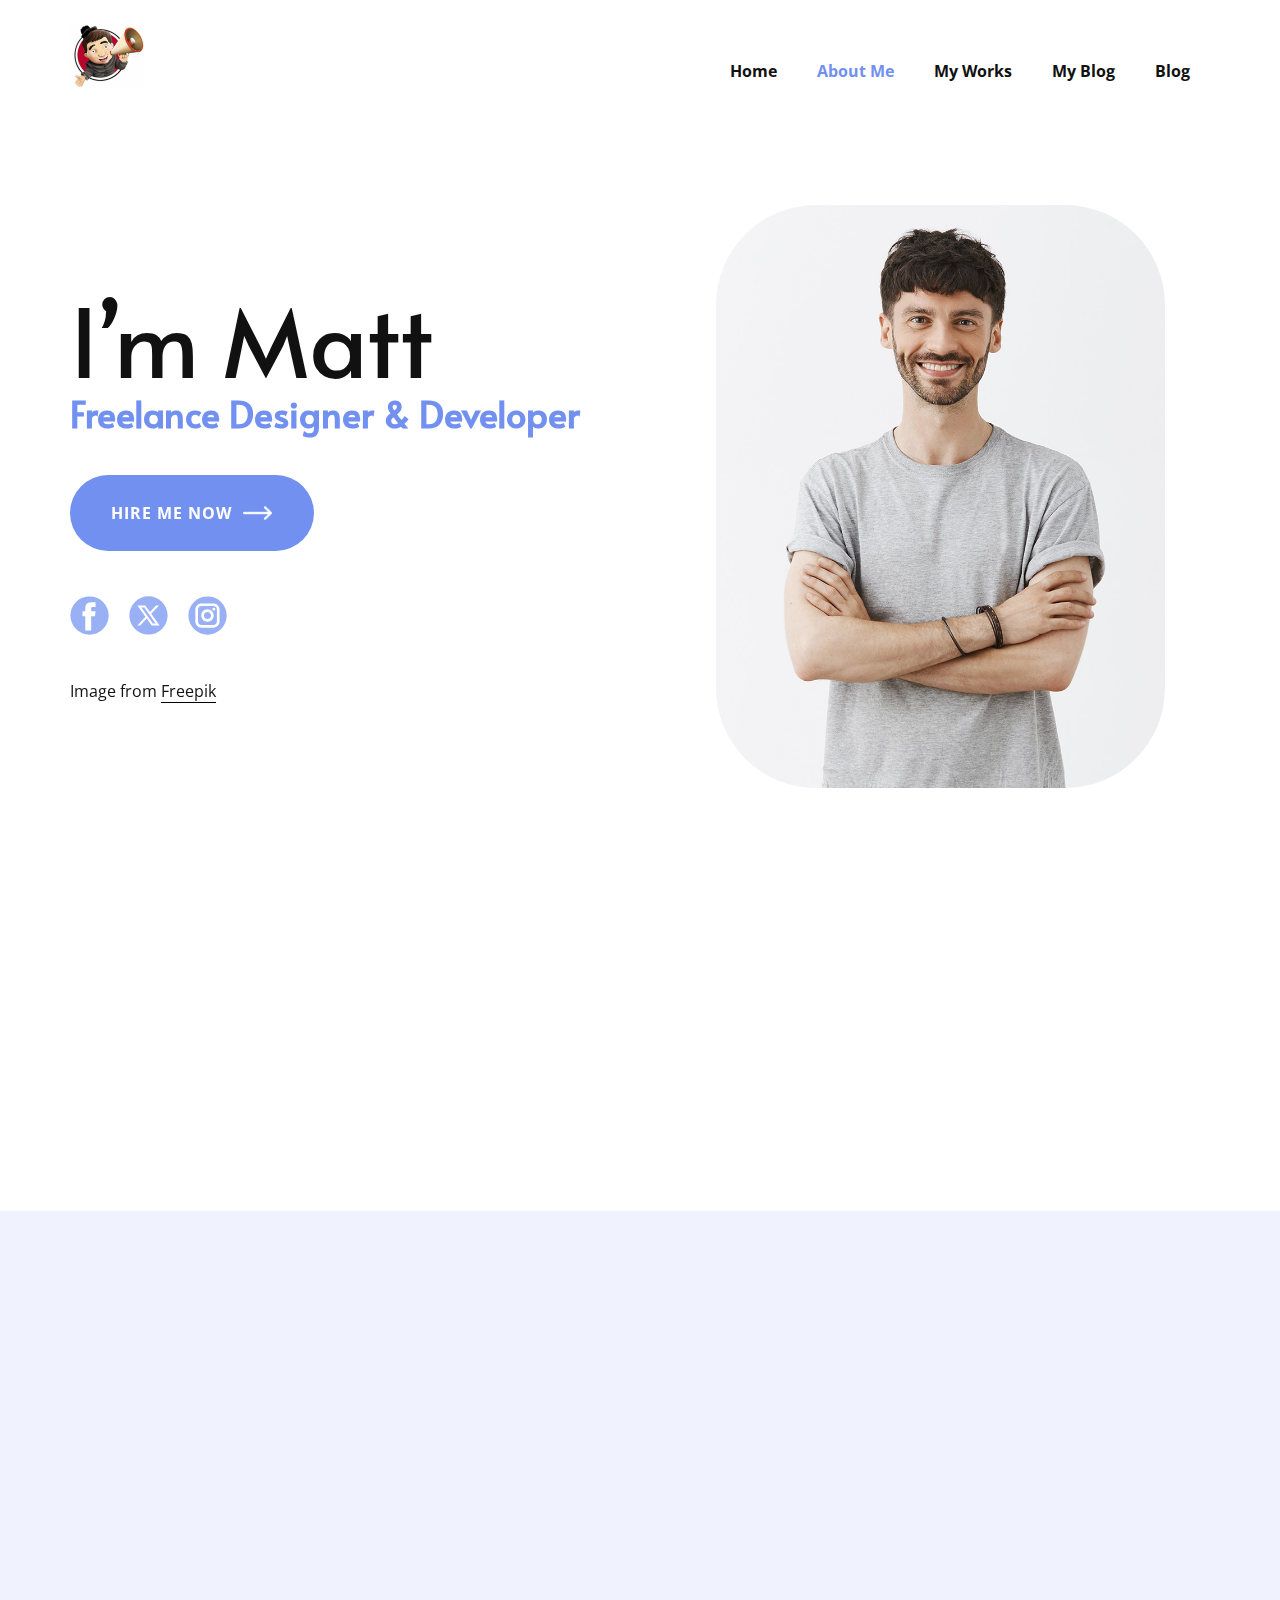
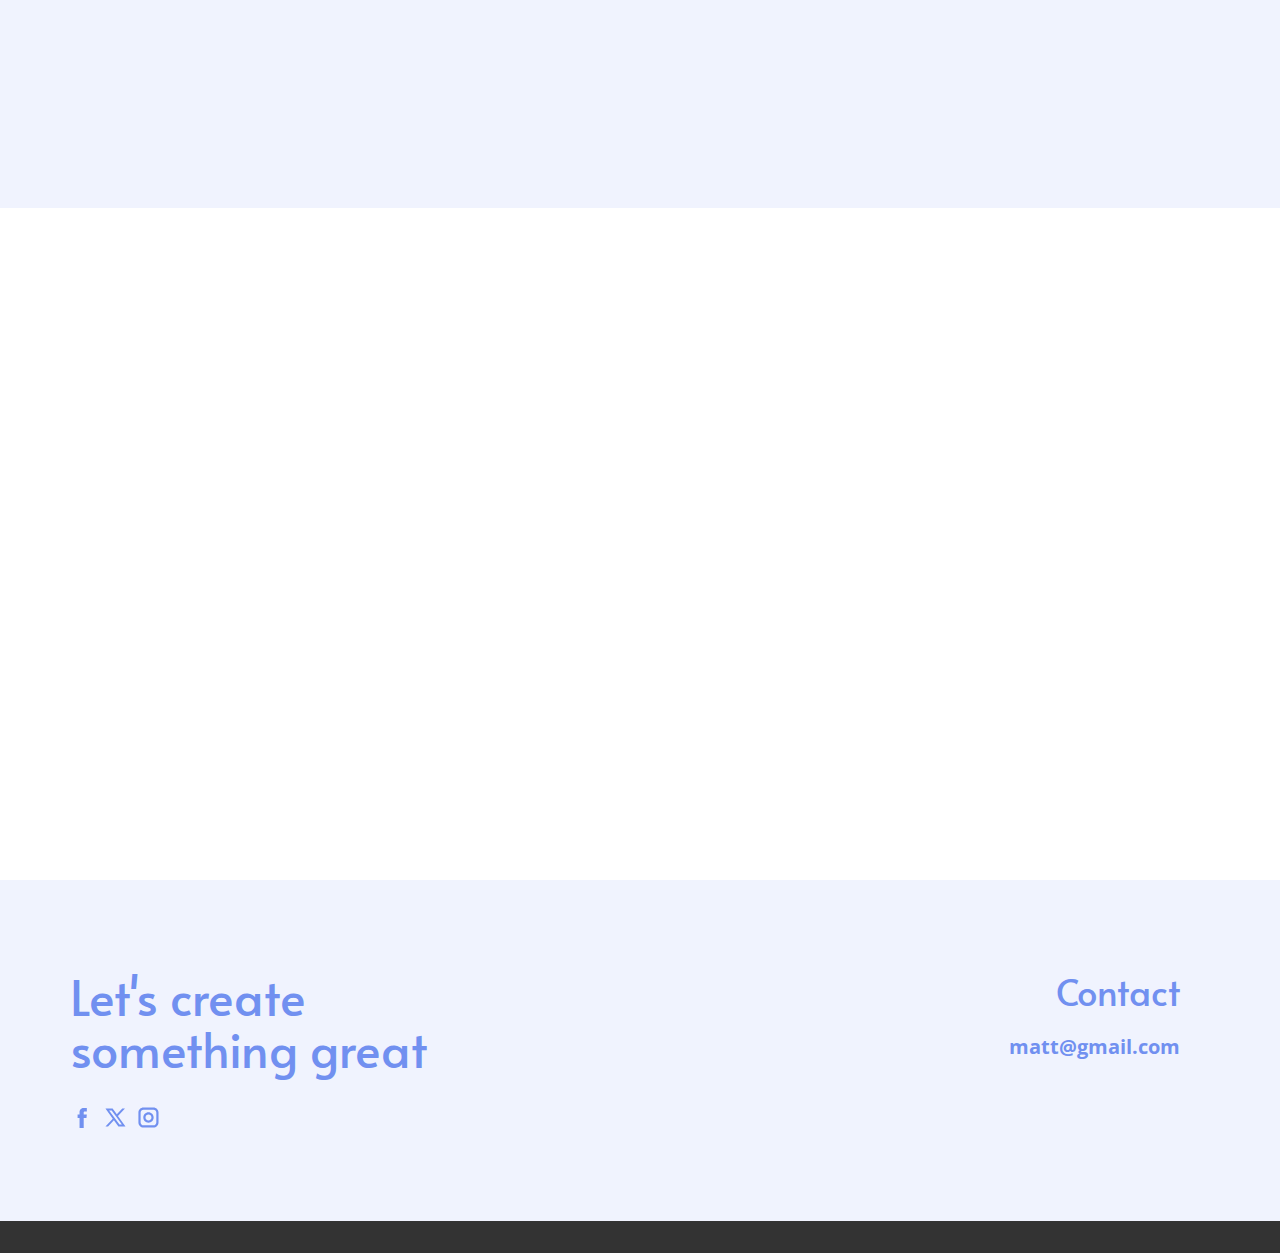
<file: About.html>
<!DOCTYPE html>
<html style="font-size: 16px;" lang="en"><head>
    <meta name="viewport" content="width=device-width, initial-scale=1.0">
    <meta charset="utf-8">
    <meta name="keywords" content="​I’m&nbsp;Matt, ​My Works Skills, ​Work Experience, ​25+ Years of Experience, ​My Education, ​Let&amp;apos;s Work Together. Fixed A Meeting, ​Get in Touch">
    <meta name="description" content="">
    <title>About</title>
    <link rel="stylesheet" href="nicepage.css" media="screen">
<link rel="stylesheet" href="About.css" media="screen">
    <script class="u-script" type="text/javascript" src="jquery.js" defer=""></script>
    <script class="u-script" type="text/javascript" src="nicepage.js" defer=""></script>
    <meta name="generator" content="Nicepage 7.11.4, nicepage.com">
    
    
    
    
    
    
    
    
    
    <link id="u-theme-google-font" rel="stylesheet" href="https://fonts.googleapis.com/css?family=Open+Sans:300,300i,400,400i,500,500i,600,600i,700,700i,800,800i|Alata:400">
    <link id="u-page-google-font" rel="stylesheet" href="https://fonts.googleapis.com/css?family=PT+Sans:400,400i,700,700i">
    <script type="application/ld+json">{
		"@context": "http://schema.org",
		"@type": "Organization",
		"name": "",
		"logo": "images/b1dfc931c5c8d63eaf300b101d383ce3.jpg",
		"sameAs": [
				"https://facebook.com/name",
				"https://twitter.com/name",
				"https://instagram.com/name"
		]
}</script>
    <meta name="theme-color" content="#7190f0">
    <meta name="twitter:site" content="@">
    <meta name="twitter:card" content="summary_large_image">
    <meta name="twitter:title" content="About">
    <meta name="twitter:description" content="">
    <meta property="og:title" content="About">
    <meta property="og:type" content="website">
  <meta name="referrer" content="origin"><meta data-intl-tel-input-cdn-path="intlTelInput/"></head>
  <body data-path-to-root="./" data-include-products="false" class="u-body u-xl-mode" data-lang="en"><header class="u-clearfix u-header u-header" id="sec-d472"><div class="u-clearfix u-sheet u-valign-middle u-sheet-1">
        <a href="#" class="u-image u-logo u-image-1" data-image-width="591" data-image-height="527">
          <img src="images/b1dfc931c5c8d63eaf300b101d383ce3.jpg" class="u-logo-image u-logo-image-1">
        </a>
        <nav class="u-menu u-menu-one-level u-offcanvas u-menu-1" role="navigation" aria-label="Menu navigation">
          <div class="menu-collapse" style="font-size: 1rem; letter-spacing: 0px; font-weight: 700;">
            <a class="u-button-style u-custom-left-right-menu-spacing u-custom-padding-bottom u-custom-text-hover-color u-custom-top-bottom-menu-spacing u-hamburger-link u-nav-link u-text-active-palette-1-base u-text-hover-palette-2-base" href="#" tabindex="-1" aria-label="Open menu" aria-controls="5fca">
              <svg class="u-svg-link" viewBox="0 0 24 24"><use xlink:href="#menu-hamburger"></use></svg>
              <svg class="u-svg-content" version="1.1" id="menu-hamburger" viewBox="0 0 16 16" x="0px" y="0px" xmlns:xlink="http://www.w3.org/1999/xlink" xmlns="http://www.w3.org/2000/svg"><g><rect y="1" width="16" height="2"></rect><rect y="7" width="16" height="2"></rect><rect y="13" width="16" height="2"></rect>
</g></svg>
            </a>
          </div>
          <div class="u-custom-menu u-nav-container">
            <ul class="u-nav u-unstyled u-nav-1" role="menubar"><li role="none" class="u-nav-item"><a role="menuitem" class="u-button-style u-nav-link u-text-active-palette-1-base u-text-hover-palette-1-base" href="./" style="padding: 10px 20px;">Home</a>
</li><li role="none" class="u-nav-item"><a role="menuitem" class="u-button-style u-nav-link u-text-active-palette-1-base u-text-hover-palette-1-base" href="About.html" style="padding: 10px 20px;">About Me</a>
</li><li role="none" class="u-nav-item"><a role="menuitem" class="u-button-style u-nav-link u-text-active-palette-1-base u-text-hover-palette-1-base" href="Portfolio-Page.html" style="padding: 10px 20px;">My Works</a>
</li><li role="none" class="u-nav-item"><a role="menuitem" class="u-button-style u-nav-link u-text-active-palette-1-base u-text-hover-palette-1-base" href="Blog.html" style="padding: 10px 20px;">My Blog</a>
</li><li role="none" class="u-nav-item"><a role="menuitem" class="u-button-style u-nav-link u-text-active-palette-1-base u-text-hover-palette-1-base" href="blog/blog.html" style="padding: 10px 20px;">Blog</a>
</li></ul>
          </div>
          <div class="u-custom-menu u-nav-container-collapse" id="5fca" role="region" aria-label="Menu panel">
            <div class="u-black u-container-style u-inner-container-layout u-opacity u-opacity-95 u-sidenav">
              <div class="u-inner-container-layout u-sidenav-overflow">
                <div class="u-menu-close" tabindex="-1" aria-label="Close menu"></div>
                <ul class="u-align-center u-nav u-popupmenu-items u-unstyled u-nav-2" role="menubar"><li role="none" class="u-nav-item"><a role="menuitem" class="u-button-style u-nav-link" href="./">Home</a>
</li><li role="none" class="u-nav-item"><a role="menuitem" class="u-button-style u-nav-link" href="About.html">About Me</a>
</li><li role="none" class="u-nav-item"><a role="menuitem" class="u-button-style u-nav-link" href="Portfolio-Page.html">My Works</a>
</li><li role="none" class="u-nav-item"><a role="menuitem" class="u-button-style u-nav-link" href="Blog.html">My Blog</a>
</li><li role="none" class="u-nav-item"><a role="menuitem" class="u-button-style u-nav-link" href="blog/blog.html">Blog</a>
</li></ul>
              </div>
            </div>
            <div class="u-black u-menu-overlay u-opacity u-opacity-70"></div>
          </div>
        </nav>
      </div></header>
    <section class="u-clearfix u-container-align-center u-valign-middle u-white u-section-1" id="sec-1163">
      <div class="custom-expanded data-layout-selected u-clearfix u-layout-wrap u-layout-wrap-1">
        <div class="u-layout">
          <div class="u-layout-row">
            <div class="u-container-align-left u-container-style u-layout-cell u-size-32-lg u-size-32-xl u-size-60-md u-size-60-sm u-size-60-xs u-layout-cell-1" data-animation-name="customAnimationIn" data-animation-duration="1500" data-animation-delay="300">
              <div class="u-container-layout u-valign-middle u-container-layout-1">
                <h1 class="u-align-left u-text u-text-1"> I’m&nbsp;Matt</h1>
                <h3 class="u-align-left u-text u-text-palette-1-base u-text-2"> Freelance Designer &amp; Developer</h3>
                <a href="#" class="u-align-left u-btn u-btn-round u-button-style u-hover-palette-1-light-1 u-palette-1-base u-radius u-btn-1"> Hire Me Now&nbsp;&nbsp;<span class="u-file-icon u-icon u-text-white u-icon-1"><img src="images/545682-1ca20afc.png" alt=""></span>
                </a>
                <div class="u-social-icons u-social-icons-1">
                  <a class="u-social-url" title="facebook" target="_blank" href="https://facebook.com/name"><span class="u-icon u-social-facebook u-social-icon u-text-palette-1-light-1 u-icon-2"><svg class="u-svg-link" preserveAspectRatio="xMidYMin slice" viewBox="0 0 112 112" style=""><use xlink:href="#svg-1820"></use></svg><svg class="u-svg-content" viewBox="0 0 112 112" x="0" y="0" id="svg-1820"><circle fill="currentColor" cx="56.1" cy="56.1" r="55"></circle><path fill="#FFFFFF" d="M73.5,31.6h-9.1c-1.4,0-3.6,0.8-3.6,3.9v8.5h12.6L72,58.3H60.8v40.8H43.9V58.3h-8V43.9h8v-9.2
c0-6.7,3.1-17,17-17h12.5v13.9H73.5z"></path></svg></span>
                  </a>
                  <a class="u-social-url" title="twitter" target="_blank" href="https://twitter.com/name"><span class="u-icon u-social-icon u-social-twitter u-text-palette-1-light-1 u-icon-3"><svg class="u-svg-link" preserveAspectRatio="xMidYMin slice" viewBox="0 0 112.2 112.2" style=""><use xlink:href="#svg-9e4a"></use></svg><svg class="u-svg-content" viewBox="0 0 112.2 112.2" x="0px" y="0px" id="svg-9e4a"><circle fill="currentColor" cx="56" cy="56" r="55"></circle><path fill="#FFFFFF" d="M63.9,51l22.4-24h-8.6L60.3,45.9L46.9,27H24l23.3,32.8L24,85h8.2L51,64.9L65.3,85H88L63.9,51z M55.3,60.2
l-3.7-5.1L35.7,33.1h8.1l12.3,17.2l3.7,5.1l16.6,23.4h-7.8L55.3,60.2z"></path></svg></span>
                  </a>
                  <a class="u-social-url" title="instagram" target="_blank" href="https://instagram.com/name"><span class="u-icon u-social-icon u-social-instagram u-text-palette-1-light-1 u-icon-4"><svg class="u-svg-link" preserveAspectRatio="xMidYMin slice" viewBox="0 0 112 112" style=""><use xlink:href="#svg-48c2"></use></svg><svg class="u-svg-content" viewBox="0 0 112 112" x="0" y="0" id="svg-48c2"><circle fill="currentColor" cx="56.1" cy="56.1" r="55"></circle><path fill="#FFFFFF" d="M55.9,38.2c-9.9,0-17.9,8-17.9,17.9C38,66,46,74,55.9,74c9.9,0,17.9-8,17.9-17.9C73.8,46.2,65.8,38.2,55.9,38.2
z M55.9,66.4c-5.7,0-10.3-4.6-10.3-10.3c-0.1-5.7,4.6-10.3,10.3-10.3c5.7,0,10.3,4.6,10.3,10.3C66.2,61.8,61.6,66.4,55.9,66.4z"></path><path fill="#FFFFFF" d="M74.3,33.5c-2.3,0-4.2,1.9-4.2,4.2s1.9,4.2,4.2,4.2s4.2-1.9,4.2-4.2S76.6,33.5,74.3,33.5z"></path><path fill="#FFFFFF" d="M73.1,21.3H38.6c-9.7,0-17.5,7.9-17.5,17.5v34.5c0,9.7,7.9,17.6,17.5,17.6h34.5c9.7,0,17.5-7.9,17.5-17.5V38.8
C90.6,29.1,82.7,21.3,73.1,21.3z M83,73.3c0,5.5-4.5,9.9-9.9,9.9H38.6c-5.5,0-9.9-4.5-9.9-9.9V38.8c0-5.5,4.5-9.9,9.9-9.9h34.5
c5.5,0,9.9,4.5,9.9,9.9V73.3z"></path></svg></span>
                  </a>
                </div>
                <p class="u-align-left u-text u-text-default u-text-3">Image from&nbsp;<a href="https://freepik.com/photos/people" class="u-border-1 u-border-active-palette-1-base u-border-black u-border-hover-palette-1-base u-border-no-left u-border-no-right u-border-no-top u-btn u-button-link u-button-style u-none u-text-body-color u-btn-2" data-animation-name="" data-animation-duration="0" data-animation-delay="0" data-animation-direction="">Freepik</a>
                </p>
              </div>
            </div>
            <div class="u-container-align-left-sm u-container-align-left-xs u-container-style u-layout-cell u-size-28-lg u-size-28-xl u-size-60-md u-size-60-sm u-size-60-xs u-layout-cell-2">
              <div class="u-container-layout u-valign-bottom-md u-valign-middle-sm u-valign-middle-xs u-valign-top-lg u-valign-top-xl u-container-layout-2">
                <img class="custom-expanded u-image u-image-round u-radius u-image-1" src="images/confident-handsome-guy-5.jpg" alt="" data-image-width="800" data-image-height="1061" data-animation-name="customAnimationIn" data-animation-duration="1200" data-animation-delay="200" data-animation-direction="X">
              </div>
            </div>
          </div>
        </div>
      </div>
    </section>
    <section class="u-align-center u-clearfix u-container-align-center u-container-align-center-lg u-container-align-center-md u-container-align-center-xl u-palette-1-light-3 u-valign-top-lg u-valign-top-xl u-section-2" id="carousel_7a9f">
      
      
      
      
      
      
      
      
      
      
      
      <div class="u-expanded-width u-shape u-shape-rectangle u-white u-shape-1"></div>
      <h2 class="u-align-center u-text u-text-body-color u-text-default u-text-1" data-animation-name="customAnimationIn" data-animation-duration="1200" data-animation-delay="100"> My Works Skills</h2>
      <div class="custom-expanded u-list u-list-1">
        <div class="u-repeater u-repeater-1">
          <div class="u-align-center u-container-align-center u-container-style u-list-item u-palette-1-base u-radius u-repeater-item u-shape-round u-video-cover u-list-item-1" data-animation-direction="Up" data-animation-name="customAnimationIn" data-animation-duration="1500">
            <div class="u-container-layout u-similar-container u-valign-top u-container-layout-1"><span class="u-align-center u-file-icon u-hover-feature u-icon u-icon-1" data-animation-name="" data-animation-duration="0" data-animation-delay="0" data-animation-direction=""><img src="images/77.png" alt=""></span>
              <h4 class="u-align-center u-text u-text-default u-text-2">Figma</h4>
              <p class="u-align-center u-text u-text-default u-text-3"> Sample text. Click to select the Text Element.</p>
            </div>
          </div>
          <div class="u-align-center u-container-align-center u-container-style u-list-item u-palette-1-base u-radius u-repeater-item u-shape-round u-video-cover u-list-item-2" data-animation-name="customAnimationIn" data-animation-duration="1500">
            <div class="u-container-layout u-similar-container u-valign-top u-container-layout-2"><span class="u-align-center u-file-icon u-hover-feature u-icon u-icon-2" data-animation-name="" data-animation-duration="0" data-animation-delay="0" data-animation-direction=""><img src="images/wordpress_white.png" alt=""></span>
              <h4 class="u-align-center u-text u-text-default u-text-4"> WordPress</h4>
              <p class="u-align-center u-text u-text-default u-text-5">Sample text. Click to select the Text Element.</p>
            </div>
          </div>
          <div class="u-align-center u-container-align-center u-container-style u-list-item u-palette-1-base u-radius u-repeater-item u-shape-round u-video-cover u-list-item-3" data-animation-direction="Up" data-animation-name="customAnimationIn" data-animation-duration="1500">
            <div class="u-container-layout u-similar-container u-valign-top u-container-layout-3"><span class="u-align-center u-file-icon u-hover-feature u-icon u-icon-3" data-animation-name="" data-animation-duration="0" data-animation-delay="0" data-animation-direction=""><img src="images/react_white.png" alt=""></span>
              <h4 class="u-align-center u-text u-text-default u-text-6"> React.js</h4>
              <p class="u-align-center u-text u-text-default u-text-7">Sample text. Click to select the Text Element.</p>
            </div>
          </div>
          <div class="u-align-center u-container-align-center u-container-style u-list-item u-palette-1-base u-radius u-repeater-item u-shape-round u-video-cover u-list-item-4" data-animation-direction="Up" data-animation-name="customAnimationIn" data-animation-duration="1500">
            <div class="u-container-layout u-similar-container u-valign-top u-container-layout-4"><span class="u-align-center u-file-icon u-hover-feature u-icon u-icon-4" data-animation-name="" data-animation-duration="0" data-animation-delay="0" data-animation-direction=""><img src="images/html_white.png" alt=""></span>
              <h4 class="u-align-center u-text u-text-default u-text-8"> HTML</h4>
              <p class="u-align-center u-text u-text-default u-text-9">Sample text. Click to select the Text Element.</p>
            </div>
          </div>
        </div>
      </div>
      
      
      
    </section>
    <section class="u-align-center-lg u-align-center-md u-align-center-xl u-align-left-sm u-align-left-xs u-clearfix u-container-align-center u-palette-1-light-3 u-section-3" id="carousel_7305">
      <div class="u-clearfix u-sheet u-valign-middle u-sheet-1">
        <h2 class="u-align-center u-text u-text-default u-text-1" data-animation-name="customAnimationIn" data-animation-duration="1500" data-animation-delay="0"> Work Experience</h2>
        <div class="u-align-center u-border-1 u-border-palette-1-base u-line u-line-horizontal u-line-1" data-animation-name="customAnimationIn" data-animation-duration="1000" data-animation-delay="0"></div>
        <div class="u-expanded-width u-list u-list-1">
          <div class="u-repeater u-repeater-1">
            <div class="u-align-left u-container-align-left u-container-style u-list-item u-repeater-item u-list-item-1" data-animation-name="customAnimationIn" data-animation-duration="1500" data-animation-delay="500">
              <div class="u-container-layout u-similar-container u-container-layout-1">
                <h4 class="u-text u-text-default u-text-2">Web Developer </h4>
                <h6 class="u-text u-text-default u-text-3">april ​2021 - 2023 (Present)</h6>
                <div class="custom-expanded u-container-style u-group u-shape-rectangle u-group-1">
                  <div class="u-container-layout u-valign-top u-container-layout-2">
                    <h5 class="u-text u-text-4">Squarespace</h5>
                    <p class="u-text u-text-5"> Ut enim ad minim veniam, quis nostrud exercitation ullamco laboris nisi ut aliquip ex ea commodo consequat. Duis aute irure dolor in reprehenderit in voluptate velit</p>
                    <a href="#" class="u-active-none u-btn u-button-style u-hover-none u-none u-text-palette-1-base u-btn-1"><span class="u-icon u-text-palette-1-base"><svg class="u-svg-content" viewBox="0 0 54.757 54.757" x="0px" y="0px" style="width: 1em; height: 1em;"><path d="M40.94,5.617C37.318,1.995,32.502,0,27.38,0c-5.123,0-9.938,1.995-13.56,5.617c-6.703,6.702-7.536,19.312-1.804,26.952
	L27.38,54.757L42.721,32.6C48.476,24.929,47.643,12.319,40.94,5.617z M27.557,26c-3.859,0-7-3.141-7-7s3.141-7,7-7s7,3.141,7,7
	S31.416,26,27.557,26z"></path></svg></span> New York
                    </a>
                  </div>
                </div>
              </div>
            </div>
            <div class="u-align-left u-container-align-left u-container-style u-list-item u-repeater-item u-list-item-2" data-animation-name="customAnimationIn" data-animation-duration="1500" data-animation-delay="500">
              <div class="u-container-layout u-similar-container u-container-layout-3">
                <h4 class="u-text u-text-default u-text-6">Front-End Development</h4>
                <h6 class="u-text u-text-default u-text-7">jun 2018 - Feb 2021</h6>
                <div class="custom-expanded u-container-style u-group u-shape-rectangle u-group-2">
                  <div class="u-container-layout u-valign-top u-container-layout-4">
                    <h5 class="u-text u-text-8">SiriusXM</h5>
                    <p class="u-custom-font u-font-pt-sans u-text u-text-9"> Ut enim ad minim veniam, quis nostrud exercitation ullamco laboris nisi ut aliquip ex ea commodo consequat. Duis aute irure dolor in reprehenderit in voluptate velit</p>
                    <a href="#" class="u-active-none u-btn u-button-style u-hover-none u-none u-text-palette-1-base u-btn-2"><span class="u-icon u-text-palette-1-base u-icon-2"><svg class="u-svg-content" viewBox="0 0 54.757 54.757" x="0px" y="0px" style="width: 1em; height: 1em;"><path d="M40.94,5.617C37.318,1.995,32.502,0,27.38,0c-5.123,0-9.938,1.995-13.56,5.617c-6.703,6.702-7.536,19.312-1.804,26.952
	L27.38,54.757L42.721,32.6C48.476,24.929,47.643,12.319,40.94,5.617z M27.557,26c-3.859,0-7-3.141-7-7s3.141-7,7-7s7,3.141,7,7
	S31.416,26,27.557,26z"></path></svg></span> New York
                    </a>
                  </div>
                </div>
              </div>
            </div>
            <div class="u-align-left u-container-align-left u-container-style u-list-item u-repeater-item u-list-item-3" data-animation-name="customAnimationIn" data-animation-duration="1500" data-animation-delay="500">
              <div class="u-container-layout u-similar-container u-container-layout-5">
                <h4 class="u-text u-text-default u-text-10">Web Designer</h4>
                <h6 class="u-text u-text-default u-text-11">aug 2016 - Jun 2018</h6>
                <div class="custom-expanded u-container-style u-group u-shape-rectangle u-group-3">
                  <div class="u-container-layout u-valign-top u-container-layout-6">
                    <h5 class="u-text u-text-12">Florida University</h5>
                    <p class="u-custom-font u-font-pt-sans u-text u-text-13"> Ut enim ad minim veniam, quis nostrud exercitation ullamco laboris nisi ut aliquip ex ea commodo consequat. Duis aute irure dolor in reprehenderit in voluptate velit</p>
                    <a href="#" class="u-active-none u-btn u-button-style u-hover-none u-none u-text-palette-1-base u-btn-3"><span class="u-icon u-text-palette-1-base u-icon-3"><svg class="u-svg-content" viewBox="0 0 54.757 54.757" x="0px" y="0px" style="width: 1em; height: 1em;"><path d="M40.94,5.617C37.318,1.995,32.502,0,27.38,0c-5.123,0-9.938,1.995-13.56,5.617c-6.703,6.702-7.536,19.312-1.804,26.952
	L27.38,54.757L42.721,32.6C48.476,24.929,47.643,12.319,40.94,5.617z M27.557,26c-3.859,0-7-3.141-7-7s3.141-7,7-7s7,3.141,7,7
	S31.416,26,27.557,26z"></path></svg></span> Gainesville
                    </a>
                  </div>
                </div>
              </div>
            </div>
          </div>
        </div>
      </div>
    </section>
    <section class="u-clearfix u-container-align-center u-section-4" id="sec-1838">
      <div class="u-clearfix u-sheet u-valign-middle u-sheet-1">
        <div class="data-layout-selected u-clearfix u-expanded-width u-layout-wrap u-layout-wrap-1">
          <div class="u-layout">
            <div class="u-layout-row">
              <div class="u-container-align-left u-container-style u-layout-cell u-size-27-lg u-size-30-xl u-size-60-md u-size-60-sm u-size-60-xs u-layout-cell-1" data-animation-name="customAnimationIn" data-animation-duration="1500" data-animation-delay="500">
                <div class="u-container-layout u-valign-middle u-container-layout-1">
                  <h2 class="u-align-left u-text u-text-1"> 25+ Years of Experience</h2>
                  <p class="u-align-left u-text u-text-2">Sample text. Click to select the Text Element.&nbsp;Lorem ipsum dolor sit amet, consectetur adipiscing elit, sed do eiusmod tempor incididunt ut labore et dolore magna aliqua. Ut enim ad minim veniam, quis nostrud exercitation. </p>
                  <a href="#" class="u-align-left u-btn u-btn-round u-button-style u-hover-palette-1-light-1 u-palette-1-base u-radius u-btn-1"> Hire Me Now&nbsp;&nbsp;<span class="u-file-icon u-icon u-text-white u-icon-1"><img src="images/545682-1ca20afc.png" alt=""></span>
                  </a>
                </div>
              </div>
              <div class="u-container-align-left-lg u-container-align-left-md u-container-align-left-xl u-container-style u-layout-cell u-size-30-xl u-size-33-lg u-size-60-md u-size-60-sm u-size-60-xs u-layout-cell-2" data-animation-name="customAnimationIn" data-animation-duration="1500" data-animation-delay="500">
                <div class="u-container-layout u-valign-middle-lg u-valign-middle-md u-valign-middle-xl u-container-layout-2">
                  <div class="custom-expanded u-expanded-width-lg u-expanded-width-xl u-list u-list-1">
                    <div class="u-repeater u-repeater-1">
                      <div class="u-container-style u-list-item u-repeater-item u-list-item-1" data-animation-name="customAnimationIn" data-animation-duration="1000" data-animation-delay="200">
                        <div class="u-container-layout u-similar-container u-container-layout-3">
                          <h3 class="u-align-left u-text u-text-palette-1-base u-text-3" data-animation-name="counter" data-animation-event="scroll" data-animation-duration="250">1200</h3>
                          <h6 class="u-align-left u-text u-text-4"> Satisfied Clients</h6>
                        </div>
                      </div>
                      <div class="u-container-align-left u-container-style u-list-item u-repeater-item u-list-item-2" data-animation-name="customAnimationIn" data-animation-duration="1000" data-animation-delay="200">
                        <div class="u-container-layout u-similar-container u-container-layout-4">
                          <h3 class="u-align-left u-text u-text-palette-1-base u-text-5" data-animation-name="counter" data-animation-event="scroll" data-animation-duration="250">5490</h3>
                          <h6 class="u-align-left u-text u-text-6"> Successfully Projects</h6>
                        </div>
                      </div>
                      <div class="u-container-style u-list-item u-repeater-item u-list-item-3" data-animation-name="customAnimationIn" data-animation-duration="1000" data-animation-delay="200">
                        <div class="u-container-layout u-similar-container u-container-layout-5">
                          <h3 class="u-align-left u-text u-text-palette-1-base u-text-7" data-animation-name="counter" data-animation-event="scroll" data-animation-duration="250">13+</h3>
                          <h6 class="u-align-left u-text u-text-8"> Award&nbsp;Winning</h6>
                        </div>
                      </div>
                      <div class="u-container-style u-list-item u-repeater-item u-list-item-4" data-animation-name="customAnimationIn" data-animation-duration="1000" data-animation-delay="200">
                        <div class="u-container-layout u-similar-container u-container-layout-6">
                          <h3 class="u-align-left u-text u-text-palette-1-base u-text-9" data-animation-name="counter" data-animation-event="scroll" data-animation-duration="250">98%</h3>
                          <h6 class="u-align-left u-text u-text-10"> Client Review</h6>
                        </div>
                      </div>
                    </div>
                  </div>
                </div>
              </div>
            </div>
          </div>
        </div>
      </div>
    </section>
    <section class="u-align-center-lg u-align-center-md u-align-center-xl u-align-left-sm u-align-left-xs u-clearfix u-container-align-center u-palette-1-light-3 u-section-5" id="carousel_77d9">
      <div class="u-clearfix u-sheet u-valign-middle-lg u-valign-middle-sm u-valign-middle-xl u-valign-middle-xs u-sheet-1">
        <h2 class="u-align-center u-text u-text-default u-text-1" data-animation-name="customAnimationIn" data-animation-duration="1500" data-animation-delay="0"> My Education</h2>
        <div class="u-align-center u-border-1 u-border-palette-1-base u-line u-line-horizontal u-line-1" data-animation-name="customAnimationIn" data-animation-duration="1000" data-animation-delay="0"></div>
        <div class="u-expanded-width u-list u-list-1">
          <div class="u-repeater u-repeater-1">
            <div class="u-align-left u-container-align-left u-container-style u-list-item u-repeater-item u-list-item-1" data-animation-name="customAnimationIn" data-animation-duration="1500" data-animation-delay="500">
              <div class="u-container-layout u-similar-container u-container-layout-1">
                <h4 class="u-text u-text-default u-text-2">Penn University</h4>
                <h6 class="u-text u-text-default u-text-3">Mar 2014 - May 2014</h6>
                <div class="u-container-style u-expanded-width-sm u-expanded-width-xs u-group u-shape-rectangle u-group-1">
                  <div class="u-container-layout u-valign-top u-container-layout-2">
                    <h5 class="u-text u-text-4">Course - Gamification (course)</h5>
                    <p class="u-text u-text-5">Gamification is the application of game elements and digital game design techniques to non-game problems, such as business and social impact challenges. This course thought me about the mechanisms of gamification, why it has such tremendous potential, and how to use it effectively.</p>
                    <a href="#" class="u-active-none u-btn u-button-style u-hover-none u-none u-text-palette-1-base u-btn-1"><span class="u-icon u-text-palette-1-base"><svg class="u-svg-content" viewBox="0 0 54.757 54.757" x="0px" y="0px" style="width: 1em; height: 1em;"><path d="M40.94,5.617C37.318,1.995,32.502,0,27.38,0c-5.123,0-9.938,1.995-13.56,5.617c-6.703,6.702-7.536,19.312-1.804,26.952
	L27.38,54.757L42.721,32.6C48.476,24.929,47.643,12.319,40.94,5.617z M27.557,26c-3.859,0-7-3.141-7-7s3.141-7,7-7s7,3.141,7,7
	S31.416,26,27.557,26z"></path></svg></span> &nbsp;Online
                    </a>
                  </div>
                </div>
              </div>
            </div>
            <div class="u-align-left u-container-align-left u-container-style u-list-item u-repeater-item u-list-item-2" data-animation-name="customAnimationIn" data-animation-duration="1500" data-animation-delay="500">
              <div class="u-container-layout u-similar-container u-container-layout-3">
                <h4 class="u-text u-text-default u-text-6">Avans Highschool</h4>
                <h6 class="u-text u-text-default u-text-7">Aug 2004 - Jun 2008</h6>
                <div class="u-container-style u-expanded-width-sm u-expanded-width-xs u-group u-shape-rectangle u-group-2">
                  <div class="u-container-layout u-valign-top u-container-layout-4">
                    <h5 class="u-text u-text-8">Bachelor - Computer Science (Specialization: Multimedia)</h5>
                    <p class="u-custom-font u-font-pt-sans u-text u-text-9">The education was mainly Java-based programming, but I also learned about SQL, PHP, MVC, UML and more. During my time in college, I specialized in multimedia. Here I learned about gaming -the importance of OOP-, web- and user experience and design.</p>
                    <a href="#" class="u-active-none u-btn u-button-style u-hover-none u-none u-text-palette-1-base u-btn-2"><span class="u-icon u-text-palette-1-base"><svg class="u-svg-content" viewBox="0 0 54.757 54.757" x="0px" y="0px" style="width: 1em; height: 1em;"><path d="M40.94,5.617C37.318,1.995,32.502,0,27.38,0c-5.123,0-9.938,1.995-13.56,5.617c-6.703,6.702-7.536,19.312-1.804,26.952
	L27.38,54.757L42.721,32.6C48.476,24.929,47.643,12.319,40.94,5.617z M27.557,26c-3.859,0-7-3.141-7-7s3.141-7,7-7s7,3.141,7,7
	S31.416,26,27.557,26z"></path></svg></span> &nbsp;'s-Hertogenbosch
                    </a>
                  </div>
                </div>
              </div>
            </div>
            <div class="u-align-left u-container-align-left u-container-style u-list-item u-repeater-item u-list-item-3" data-animation-name="customAnimationIn" data-animation-duration="1500" data-animation-delay="500">
              <div class="u-container-layout u-similar-container u-container-layout-5">
                <h4 class="u-text u-text-default u-text-10">Rodenborch</h4>
                <h6 class="u-text u-text-default u-text-11">Aug 1999 - Jun 2004</h6>
                <div class="u-container-style u-expanded-width-sm u-expanded-width-xs u-group u-shape-rectangle u-group-3">
                  <div class="u-container-layout u-valign-top u-container-layout-6">
                    <h5 class="u-text u-text-12">Course - Gamification (course)</h5>
                    <p class="u-custom-font u-font-pt-sans u-text u-text-13">I graduated highschool, where I enjoyed doing science, math, biology and arts. I realized in my third year of school that I wanted to do something with websites, and so I started making small flash/actionscript applications.</p>
                    <a href="#" class="u-active-none u-btn u-button-style u-hover-none u-none u-text-palette-1-base u-btn-3"><span class="u-icon u-text-palette-1-base"><svg class="u-svg-content" viewBox="0 0 54.757 54.757" x="0px" y="0px" style="width: 1em; height: 1em;"><path d="M40.94,5.617C37.318,1.995,32.502,0,27.38,0c-5.123,0-9.938,1.995-13.56,5.617c-6.703,6.702-7.536,19.312-1.804,26.952
	L27.38,54.757L42.721,32.6C48.476,24.929,47.643,12.319,40.94,5.617z M27.557,26c-3.859,0-7-3.141-7-7s3.141-7,7-7s7,3.141,7,7
	S31.416,26,27.557,26z"></path></svg></span> &nbsp;Rosmalen
                    </a>
                  </div>
                </div>
              </div>
            </div>
          </div>
        </div>
      </div>
    </section>
    <section class="u-align-center u-clearfix u-container-align-center u-palette-1-light-3 u-section-6" id="carousel_2f81">
      <div class="u-clearfix u-sheet u-valign-middle u-sheet-1">
        <div class="data-layout-selected u-clearfix u-expanded-width-sm u-expanded-width-xs u-gutter-30 u-layout-wrap u-layout-wrap-1">
          <div class="u-layout">
            <div class="u-layout-row">
              <div class="u-align-left u-container-align-left u-container-align-left-xs u-container-style u-layout-cell u-radius u-right-cell u-shape-round u-size-30-lg u-size-30-xl u-size-60-md u-size-60-sm u-size-60-xs u-white u-layout-cell-1" data-animation-name="customAnimationIn" data-animation-duration="1400" data-animation-delay="400">
                <div class="u-container-layout u-valign-middle u-container-layout-1">
                  <h5 class="u-align-left u-text u-text-default u-text-1"> Need a Project?</h5>
                  <h2 class="u-align-left u-text u-text-default u-text-2"> Let's Work Together. Fixed A Meeting<br>
                  </h2>
                  <p class="u-align-left u-text u-text-3">Image from <a href="https://www.freepik.com" class="u-border-1 u-border-active-palette-1-base u-border-black u-border-hover-palette-1-base u-border-no-left u-border-no-right u-border-no-top u-btn u-button-link u-button-style u-none u-text-body-color u-btn-1" target="_blank" data-animation-name="" data-animation-duration="0" data-animation-delay="0" data-animation-direction="">Freepik</a>
                  </p>
                  <div class="u-align-left u-border-1 u-border-grey-25 u-line u-line-horizontal u-line-1"></div><span class="u-align-left u-file-icon u-icon u-icon-circle u-palette-1-base u-text-white u-icon-1"><img src="images/1082334-c91f3b92.png" alt=""></span>
                  <h5 class="u-align-left u-text u-text-default u-text-4">Phone number<br>
                  </h5>
                  <h4 class="u-align-left u-text u-text-default u-text-5">
                    <a href="tel:+1 232 343 44 55" class="u-active-none u-border-none u-btn u-button-link u-button-style u-hover-none u-none u-text-palette-1-base u-btn-2">+1 232 343 44 55</a>
                    <br>
                  </h4>
                  <div class="u-align-left u-border-1 u-border-grey-25 u-line u-line-horizontal u-line-2"></div><span class="u-align-left u-file-icon u-icon u-icon-circle u-palette-1-base u-text-white u-icon-2"><img src="images/646135-a85e65c4.png" alt=""></span>
                  <h5 class="u-align-left u-text u-text-default u-text-6">Email<br>
                  </h5>
                  <h4 class="u-align-left u-text u-text-default u-text-7">
                    <a href="#" class="u-active-none u-border-none u-btn u-button-link u-button-style u-hover-none u-none u-text-palette-1-base u-btn-3">matt@gmail.com</a>
                    <br>
                  </h4>
                </div>
              </div>
              <div class="u-container-style u-image u-image-round u-layout-cell u-left-cell u-radius u-size-30-lg u-size-30-xl u-size-60-md u-size-60-sm u-size-60-xs u-image-1" data-image-width="800" data-image-height="1200" data-animation-name="customAnimationIn" data-animation-duration="1500" data-animation-delay="500">
                <div class="u-container-layout u-valign-bottom u-container-layout-2"></div>
              </div>
            </div>
          </div>
        </div>
      </div>
    </section>
    <section class="u-clearfix u-container-align-center u-section-7" id="carousel_e5a0">
      <div class="u-clearfix u-sheet u-valign-middle u-sheet-1">
        <div class="data-layout-selected u-clearfix u-expanded-width u-layout-wrap u-layout-wrap-1">
          <div class="u-layout">
            <div class="u-layout-row">
              <div class="u-align-left u-container-align-center-sm u-container-align-center-xs u-container-align-left u-container-align-left-lg u-container-align-left-md u-container-align-left-xl u-container-style u-layout-cell u-size-30 u-white u-layout-cell-1" data-animation-name="customAnimationIn" data-animation-duration="1200" data-animation-delay="500">
                <div class="u-container-layout u-valign-middle u-container-layout-1">
                  <h2 class="u-align-center-sm u-align-center-xs u-align-left-lg u-align-left-md u-align-left-xl u-text u-text-1"> Get in Touch</h2>
                  <div class="u-align-left u-expanded-width-lg u-expanded-width-md u-expanded-width-sm u-expanded-width-xs u-form u-form-1">
                    <form action="https://forms.nicepagesrv.com/v2/form/process" class="u-clearfix u-form-spacing-28 u-form-vertical u-inner-form" style="padding: 0px;" source="email" name="form">
                      <div class="u-form-group u-form-name u-label-top">
                        <label for="name-5a14" class="u-label">Name</label>
                        <input type="text" placeholder="Enter your Name" id="name-5a14" name="name" class="u-border-2 u-border-grey-75 u-border-no-left u-border-no-right u-border-no-top u-input u-input-rectangle u-none u-input-1" required="">
                      </div>
                      <div class="u-form-email u-form-group u-label-top">
                        <label for="email-5a14" class="u-label">Email</label>
                        <input type="email" placeholder="Enter a valid email address" id="email-5a14" name="email" class="u-border-2 u-border-grey-75 u-border-no-left u-border-no-right u-border-no-top u-input u-input-rectangle u-none u-input-2" required="">
                      </div>
                      <div class="u-align-right u-form-group u-form-submit u-label-top">
                        <a href="#" class="u-active-black u-border-none u-btn u-btn-round u-btn-submit u-button-style u-hover-black u-palette-1-base u-radius u-text-active-white u-text-body-alt-color u-text-hover-white u-btn-1">Submit</a>
                        <input type="submit" value="submit" class="u-form-control-hidden">
                      </div>
                      <div class="u-form-send-message u-form-send-success">Thank you! Your message has been sent.</div>
                      <div class="u-form-send-error u-form-send-message">Unable to send your message. Please fix errors then try again.</div>
                      <input type="hidden" value="" name="recaptchaResponse">
                      <input type="hidden" name="formServices" value="">
                    </form>
                  </div>
                  <p class="u-align-center-sm u-align-center-xs u-align-left-lg u-align-left-md u-align-left-xl u-text u-text-default u-text-2">Image from <a href="#" class="u-border-1 u-border-active-palette-1-base u-border-black u-border-hover-palette-1-base u-border-no-left u-border-no-right u-border-no-top u-btn u-button-link u-button-style u-none u-text-body-color u-btn-2" data-animation-name="" data-animation-duration="0" data-animation-delay="0" data-animation-direction="">Freepik</a>
                  </p>
                </div>
              </div>
              <div class="u-container-style u-layout-cell u-size-30 u-layout-cell-2" data-animation-name="customAnimationIn" data-animation-duration="1500" data-animation-delay="200" data-animation-direction="">
                <div class="u-container-layout u-valign-middle u-container-layout-2">
                  <img class="u-expanded-width u-image u-image-contain u-image-1" src="images/24770152_101.png" data-image-width="1000" data-image-height="1529">
                </div>
              </div>
            </div>
          </div>
        </div>
      </div>
    </section>
    
    
    
    <footer class="u-align-center u-clearfix u-container-align-center u-footer u-palette-1-light-3 u-footer" id="sec-fb34"><div class="u-clearfix u-sheet u-valign-middle u-sheet-1">
        <div class="data-layout-selected u-clearfix u-expanded-width u-layout-wrap u-layout-wrap-1">
          <div class="u-layout">
            <div class="u-layout-row">
              <div class="u-container-align-left u-container-style u-layout-cell u-size-26-lg u-size-26-xl u-size-60-md u-size-60-sm u-size-60-xs u-layout-cell-1">
                <div class="u-container-layout u-valign-top u-container-layout-1">
                  <h2 class="u-align-left u-text u-text-default u-text-palette-1-base u-text-1"> Let's create something great</h2>
                  <div class="u-social-icons u-social-icons-1">
                    <a class="u-social-url" title="facebook" target="_blank" href="https://facebook.com/name"><span class="u-icon u-social-facebook u-social-icon u-text-palette-1-base u-icon-1"><svg class="u-svg-link" preserveAspectRatio="xMidYMin slice" viewBox="0 0 112 112" style=""><use xlink:href="#svg-32ea"></use></svg><svg class="u-svg-content" viewBox="0 0 112 112" x="0" y="0" id="svg-32ea"><path fill="currentColor" d="M75.5,28.8H65.4c-1.5,0-4,0.9-4,4.3v9.4h13.9l-1.5,15.8H61.4v45.1H42.8V58.3h-8.8V42.4h8.8V32.2
c0-7.4,3.4-18.8,18.8-18.8h13.8v15.4H75.5z"></path></svg></span>
                    </a>
                    <a class="u-social-url" title="twitter" target="_blank" href="https://twitter.com/name"><span class="u-icon u-social-icon u-social-twitter u-text-palette-1-base u-icon-2"><svg class="u-svg-link" preserveAspectRatio="xMidYMin slice" viewBox="0 0 112.2 112.2" style=""><use xlink:href="#svg-5ad2"></use></svg><svg class="u-svg-content" viewBox="0 0 112.2 112.2" x="0px" y="0px" id="svg-5ad2"><path d="M67.1,49.1L98.6,16h-12L62,42L43.2,16H11l32.8,45.2L11,96h11.6l26.3-27.7L69.1,96H101L67.1,49.1z M55,61.9l-5.1-7L27.5,24.4
	h11.4l17.3,23.8l5.1,7.1l23.4,32.2H73.8L55,61.9z"></path></svg></span>
                    </a>
                    <a class="u-social-url" title="instagram" target="_blank" href="https://instagram.com/name"><span class="u-icon u-social-icon u-social-instagram u-text-palette-1-base u-icon-3"><svg class="u-svg-link" preserveAspectRatio="xMidYMin slice" viewBox="0 0 112 112" style=""><use xlink:href="#svg-1d51"></use></svg><svg class="u-svg-content" viewBox="0 0 112 112" x="0" y="0" id="svg-1d51"><path fill="currentColor" d="M55.9,32.9c-12.8,0-23.2,10.4-23.2,23.2s10.4,23.2,23.2,23.2s23.2-10.4,23.2-23.2S68.7,32.9,55.9,32.9z
	 M55.9,69.4c-7.4,0-13.3-6-13.3-13.3c-0.1-7.4,6-13.3,13.3-13.3s13.3,6,13.3,13.3C69.3,63.5,63.3,69.4,55.9,69.4z"></path><path fill="currentColor" d="M78.2,11H33.5C21,11,10.8,21.3,10.8,33.7v44.7c0,12.6,10.2,22.8,22.7,22.8h44.7c12.6,0,22.7-10.2,22.7-22.7
	V33.7C100.8,21.1,90.6,11,78.2,11z M91,78.4c0,7.1-5.8,12.8-12.8,12.8H33.5c-7.1,0-12.8-5.8-12.8-12.8V33.7
	c0-7.1,5.8-12.8,12.8-12.8h44.7c7.1,0,12.8,5.8,12.8,12.8V78.4z"></path></svg></span>
                    </a>
                  </div>
                </div>
              </div>
              <div class="u-container-align-left-md u-container-align-left-sm u-container-align-left-xs u-container-style u-layout-cell u-size-34-lg u-size-34-xl u-size-60-md u-size-60-sm u-size-60-xs u-layout-cell-2">
                <div class="u-container-layout u-container-layout-2">
                  <h3 class="u-align-left-md u-align-left-sm u-align-left-xs u-text u-text-default u-text-palette-1-base u-text-2">Contact</h3>
                  <a href="#" class="u-active-none u-align-left-md u-align-left-sm u-align-left-xs u-border-none u-btn u-button-link u-button-style u-hover-none u-none u-text-palette-1-base u-btn-1">matt@gmail.com</a>
                </div>
              </div>
            </div>
          </div>
        </div>
      </div></footer>
    <section class="u-backlink u-clearfix u-grey-80"></section>
  
</body></html>
</file>
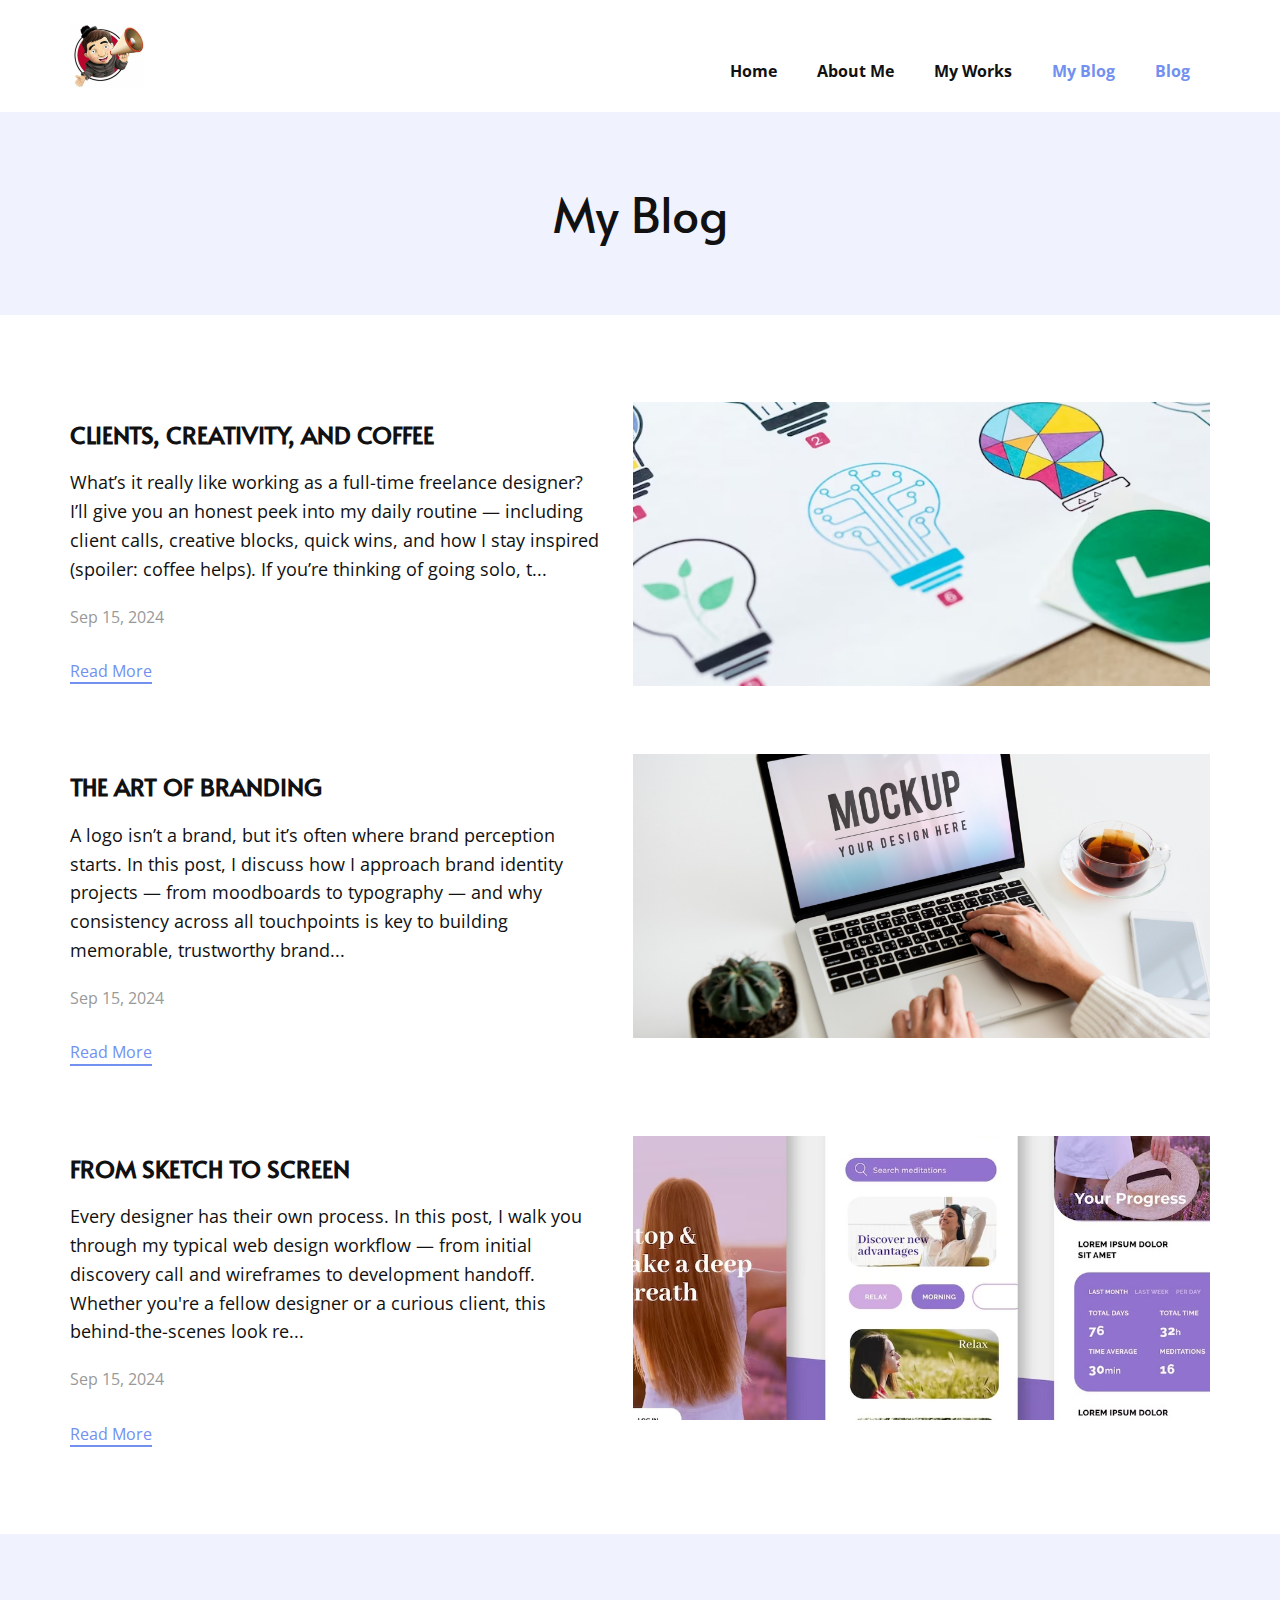
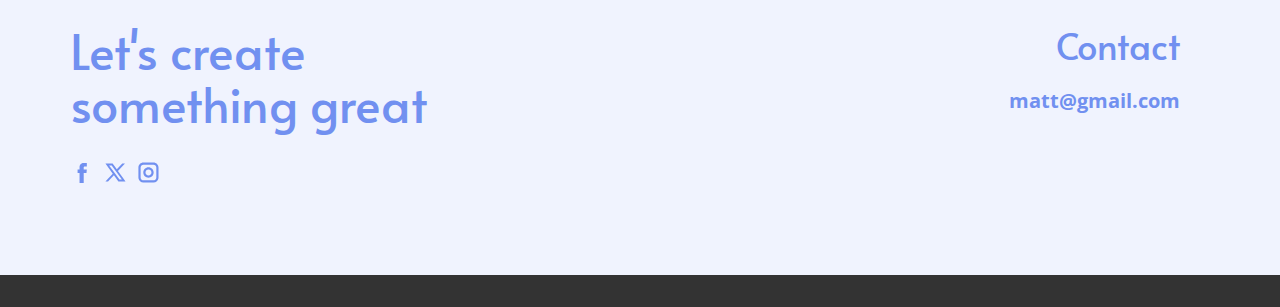
<file: Blog.html>
<!DOCTYPE html>
<html style="font-size: 16px;" lang="en"><head>
    <meta name="viewport" content="width=device-width, initial-scale=1.0">
    <meta charset="utf-8">
    <meta name="keywords" content="My Blog, Clients, Creativity, and Coffee, The Art of Branding, From Sketch to Screen">
    <meta name="description" content="">
    <title>Blog</title>
    <link rel="stylesheet" href="nicepage.css" media="screen">
<link rel="stylesheet" href="Blog.css" media="screen">
    <script class="u-script" type="text/javascript" src="jquery.js" defer=""></script>
    <script class="u-script" type="text/javascript" src="nicepage.js" defer=""></script>
    <meta name="generator" content="Nicepage 7.11.4, nicepage.com">
    
    
    
    
    <link id="u-theme-google-font" rel="stylesheet" href="https://fonts.googleapis.com/css?family=Open+Sans:300,300i,400,400i,500,500i,600,600i,700,700i,800,800i|Alata:400">
    <script type="application/ld+json">{
		"@context": "http://schema.org",
		"@type": "Organization",
		"name": "",
		"logo": "images/b1dfc931c5c8d63eaf300b101d383ce3.jpg",
		"sameAs": [
				"https://facebook.com/name",
				"https://twitter.com/name",
				"https://instagram.com/name"
		]
}</script>
    <meta name="theme-color" content="#7190f0">
    <meta name="twitter:site" content="@">
    <meta name="twitter:card" content="summary_large_image">
    <meta name="twitter:title" content="Blog">
    <meta name="twitter:description" content="">
    <meta property="og:title" content="Blog">
    <meta property="og:type" content="website">
  <meta data-intl-tel-input-cdn-path="intlTelInput/"></head>
  <body data-path-to-root="./" data-include-products="false" class="u-body u-clearfix u-xl-mode" data-lang="en"><header class="u-clearfix u-header u-header" id="sec-d472"><div class="u-clearfix u-sheet u-valign-middle u-sheet-1">
        <a href="#" class="u-image u-logo u-image-1" data-image-width="591" data-image-height="527">
          <img src="images/b1dfc931c5c8d63eaf300b101d383ce3.jpg" class="u-logo-image u-logo-image-1">
        </a>
        <nav class="u-menu u-menu-one-level u-offcanvas u-menu-1" role="navigation" aria-label="Menu navigation">
          <div class="menu-collapse" style="font-size: 1rem; letter-spacing: 0px; font-weight: 700;">
            <a class="u-button-style u-custom-left-right-menu-spacing u-custom-padding-bottom u-custom-text-hover-color u-custom-top-bottom-menu-spacing u-hamburger-link u-nav-link u-text-active-palette-1-base u-text-hover-palette-2-base" href="#" tabindex="-1" aria-label="Open menu" aria-controls="5fca">
              <svg class="u-svg-link" viewBox="0 0 24 24"><use xlink:href="#menu-hamburger"></use></svg>
              <svg class="u-svg-content" version="1.1" id="menu-hamburger" viewBox="0 0 16 16" x="0px" y="0px" xmlns:xlink="http://www.w3.org/1999/xlink" xmlns="http://www.w3.org/2000/svg"><g><rect y="1" width="16" height="2"></rect><rect y="7" width="16" height="2"></rect><rect y="13" width="16" height="2"></rect>
</g></svg>
            </a>
          </div>
          <div class="u-custom-menu u-nav-container">
            <ul class="u-nav u-unstyled u-nav-1" role="menubar"><li role="none" class="u-nav-item"><a role="menuitem" class="u-button-style u-nav-link u-text-active-palette-1-base u-text-hover-palette-1-base" href="./" style="padding: 10px 20px;">Home</a>
</li><li role="none" class="u-nav-item"><a role="menuitem" class="u-button-style u-nav-link u-text-active-palette-1-base u-text-hover-palette-1-base" href="About.html" style="padding: 10px 20px;">About Me</a>
</li><li role="none" class="u-nav-item"><a role="menuitem" class="u-button-style u-nav-link u-text-active-palette-1-base u-text-hover-palette-1-base" href="Portfolio-Page.html" style="padding: 10px 20px;">My Works</a>
</li><li role="none" class="u-nav-item"><a role="menuitem" class="u-button-style u-nav-link u-text-active-palette-1-base u-text-hover-palette-1-base" href="Blog.html" style="padding: 10px 20px;">My Blog</a>
</li><li role="none" class="u-nav-item"><a role="menuitem" class="u-button-style u-nav-link u-text-active-palette-1-base u-text-hover-palette-1-base" href="blog/blog.html" style="padding: 10px 20px;">Blog</a>
</li></ul>
          </div>
          <div class="u-custom-menu u-nav-container-collapse" id="5fca" role="region" aria-label="Menu panel">
            <div class="u-black u-container-style u-inner-container-layout u-opacity u-opacity-95 u-sidenav">
              <div class="u-inner-container-layout u-sidenav-overflow">
                <div class="u-menu-close" tabindex="-1" aria-label="Close menu"></div>
                <ul class="u-align-center u-nav u-popupmenu-items u-unstyled u-nav-2" role="menubar"><li role="none" class="u-nav-item"><a role="menuitem" class="u-button-style u-nav-link" href="./">Home</a>
</li><li role="none" class="u-nav-item"><a role="menuitem" class="u-button-style u-nav-link" href="About.html">About Me</a>
</li><li role="none" class="u-nav-item"><a role="menuitem" class="u-button-style u-nav-link" href="Portfolio-Page.html">My Works</a>
</li><li role="none" class="u-nav-item"><a role="menuitem" class="u-button-style u-nav-link" href="Blog.html">My Blog</a>
</li><li role="none" class="u-nav-item"><a role="menuitem" class="u-button-style u-nav-link" href="blog/blog.html">Blog</a>
</li></ul>
              </div>
            </div>
            <div class="u-black u-menu-overlay u-opacity u-opacity-70"></div>
          </div>
        </nav>
      </div></header>
    <section class="u-clearfix u-container-align-center u-palette-1-light-3 u-section-1" id="block-1">
      <div class="u-clearfix u-sheet u-valign-middle u-sheet-1">
        <h2 class="u-align-center u-text u-text-default u-text-1">My Blog</h2>
      </div>
    </section>
    <section class="u-align-center u-clearfix u-container-align-center u-white u-section-2" id="sec-39d4">
      <div class="u-clearfix u-sheet u-valign-middle-lg u-valign-middle-md u-valign-middle-sm u-valign-middle-xs u-sheet-1"><!--blog--><!--blog_options_json--><!--{"type":"Recent","source":"","tags":"","count":"3"}--><!--/blog_options_json-->
        <div class="u-blog u-expanded-width u-blog-1" data-site-sorting-prop="created" data-site-sorting-order="desc" data-max-items="3" data-blog-id="blog-1">
          <div class="u-list-control"></div>
          <div class="u-repeater u-repeater-1"><!--blog_post-->
            <div class="u-blog-post u-repeater-item">
              <div class="u-container-layout u-similar-container u-valign-top-lg u-valign-top-md u-valign-top-sm u-valign-top-xs u-container-layout-1"><!--blog_post_image-->
                <img src="images/34523.jpg" alt="" class="u-blog-control u-image u-image-default u-image-1" data-image-width="2255" data-image-height="1500" data-href="blog/clients-creativity-and-coffee.html"><!--/blog_post_image--><!--blog_post_header-->
                <h2 class="u-blog-control u-text u-text-1">
                  <a class="u-post-header-link" href="blog/clients-creativity-and-coffee.html">Clients, Creativity, and Coffee</a>
                </h2><!--/blog_post_header--><!--blog_post_content-->
                <div class="u-blog-control u-post-content u-text u-text-2 fr-view">What’s it really like working as a full-time freelance designer? I’ll give you an honest peek into my daily routine — including client calls, creative blocks, quick wins, and how I stay inspired (spoiler: coffee helps). If you’re thinking of going solo, t...</div><!--/blog_post_content--><!--blog_post_metadata-->
                <div class="u-blog-control u-metadata u-text-grey-40 u-metadata-1"><!--blog_post_metadata_date--><span class="u-meta-date u-meta-icon">Sep 15, 2024</span><!--/blog_post_metadata_date-->
                </div><!--/blog_post_metadata--><!--blog_post_readmore-->
                <a href="blog/clients-creativity-and-coffee.html" class="u-active-none u-blog-control u-border-2 u-border-no-left u-border-no-right u-border-no-top u-border-palette-1-base u-btn u-btn-rectangle u-button-style u-hover-none u-none u-btn-1"><!--blog_post_readmore_content--><!--options_json--><!--{"content":"","defaultValue":"Read More"}--><!--/options_json-->Read More<!--/blog_post_readmore_content--></a><!--/blog_post_readmore-->
              </div>
            </div><div class="u-blog-post u-repeater-item">
              <div class="u-container-layout u-similar-container u-valign-top-lg u-valign-top-md u-valign-top-sm u-valign-top-xs u-container-layout-2"><!--blog_post_image-->
                <img src="images/57335.jpg" alt="" class="u-blog-control u-image u-image-default u-image-2" data-image-width="2252" data-image-height="1500" data-href="blog/the-art-of-branding.html"><!--/blog_post_image--><!--blog_post_header-->
                <h2 class="u-blog-control u-text u-text-3">
                  <a class="u-post-header-link" href="blog/the-art-of-branding.html">The Art of Branding</a>
                </h2><!--/blog_post_header--><!--blog_post_content-->
                <div class="u-blog-control u-post-content u-text u-text-4 fr-view">A logo isn’t a brand, but it’s often where brand perception starts. In this post, I discuss how I approach brand identity projects — from moodboards to typography — and why consistency across all touchpoints is key to building memorable, trustworthy brand...</div><!--/blog_post_content--><!--blog_post_metadata-->
                <div class="u-blog-control u-metadata u-text-grey-40 u-metadata-2"><!--blog_post_metadata_date--><span class="u-meta-date u-meta-icon">Sep 15, 2024</span><!--/blog_post_metadata_date-->
                </div><!--/blog_post_metadata--><!--blog_post_readmore-->
                <a href="blog/the-art-of-branding.html" class="u-active-none u-blog-control u-border-2 u-border-no-left u-border-no-right u-border-no-top u-border-palette-1-base u-btn u-btn-rectangle u-button-style u-hover-none u-none u-btn-2"><!--blog_post_readmore_content--><!--options_json--><!--{"content":"","defaultValue":"Read More"}--><!--/options_json-->Read More<!--/blog_post_readmore_content--></a><!--/blog_post_readmore-->
              </div>
            </div><div class="u-blog-post u-repeater-item">
              <div class="u-container-layout u-similar-container u-valign-top-lg u-valign-top-md u-valign-top-sm u-valign-top-xs u-container-layout-3"><!--blog_post_image-->
                <img src="images/878.jpg" alt="" class="u-blog-control u-image u-image-default u-image-3" data-image-width="2252" data-image-height="1500" data-href="blog/from-sketch-to-screen.html"><!--/blog_post_image--><!--blog_post_header-->
                <h2 class="u-blog-control u-text u-text-5">
                  <a class="u-post-header-link" href="blog/from-sketch-to-screen.html">From Sketch to Screen</a>
                </h2><!--/blog_post_header--><!--blog_post_content-->
                <div class="u-blog-control u-post-content u-text u-text-6 fr-view">Every designer has their own process. In this post, I walk you through my typical web design workflow — from initial discovery call and wireframes to development handoff. Whether you're a fellow designer or a curious client, this behind-the-scenes look re...</div><!--/blog_post_content--><!--blog_post_metadata-->
                <div class="u-blog-control u-metadata u-text-grey-40 u-metadata-3"><!--blog_post_metadata_date--><span class="u-meta-date u-meta-icon">Sep 15, 2024</span><!--/blog_post_metadata_date-->
                </div><!--/blog_post_metadata--><!--blog_post_readmore-->
                <a href="blog/from-sketch-to-screen.html" class="u-active-none u-blog-control u-border-2 u-border-no-left u-border-no-right u-border-no-top u-border-palette-1-base u-btn u-btn-rectangle u-button-style u-hover-none u-none u-btn-3"><!--blog_post_readmore_content--><!--options_json--><!--{"content":"","defaultValue":"Read More"}--><!--/options_json-->Read More<!--/blog_post_readmore_content--></a><!--/blog_post_readmore-->
              </div>
            </div><!--/blog_post--><!--blog_post-->
            <!--/blog_post--><!--blog_post-->
            <!--/blog_post-->
          </div>
          <div class="u-list-control"></div>
        </div><!--/blog-->
      </div>
    </section>
    
    
    
    <footer class="u-align-center u-clearfix u-container-align-center u-footer u-palette-1-light-3 u-footer" id="sec-fb34"><div class="u-clearfix u-sheet u-valign-middle u-sheet-1">
        <div class="data-layout-selected u-clearfix u-expanded-width u-layout-wrap u-layout-wrap-1">
          <div class="u-layout">
            <div class="u-layout-row">
              <div class="u-container-align-left u-container-style u-layout-cell u-size-26-lg u-size-26-xl u-size-60-md u-size-60-sm u-size-60-xs u-layout-cell-1">
                <div class="u-container-layout u-valign-top u-container-layout-1">
                  <h2 class="u-align-left u-text u-text-default u-text-palette-1-base u-text-1"> Let's create something great</h2>
                  <div class="u-social-icons u-social-icons-1">
                    <a class="u-social-url" title="facebook" target="_blank" href="https://facebook.com/name"><span class="u-icon u-social-facebook u-social-icon u-text-palette-1-base u-icon-1"><svg class="u-svg-link" preserveAspectRatio="xMidYMin slice" viewBox="0 0 112 112" style=""><use xlink:href="#svg-32ea"></use></svg><svg class="u-svg-content" viewBox="0 0 112 112" x="0" y="0" id="svg-32ea"><path fill="currentColor" d="M75.5,28.8H65.4c-1.5,0-4,0.9-4,4.3v9.4h13.9l-1.5,15.8H61.4v45.1H42.8V58.3h-8.8V42.4h8.8V32.2
c0-7.4,3.4-18.8,18.8-18.8h13.8v15.4H75.5z"></path></svg></span>
                    </a>
                    <a class="u-social-url" title="twitter" target="_blank" href="https://twitter.com/name"><span class="u-icon u-social-icon u-social-twitter u-text-palette-1-base u-icon-2"><svg class="u-svg-link" preserveAspectRatio="xMidYMin slice" viewBox="0 0 112.2 112.2" style=""><use xlink:href="#svg-5ad2"></use></svg><svg class="u-svg-content" viewBox="0 0 112.2 112.2" x="0px" y="0px" id="svg-5ad2"><path d="M67.1,49.1L98.6,16h-12L62,42L43.2,16H11l32.8,45.2L11,96h11.6l26.3-27.7L69.1,96H101L67.1,49.1z M55,61.9l-5.1-7L27.5,24.4
	h11.4l17.3,23.8l5.1,7.1l23.4,32.2H73.8L55,61.9z"></path></svg></span>
                    </a>
                    <a class="u-social-url" title="instagram" target="_blank" href="https://instagram.com/name"><span class="u-icon u-social-icon u-social-instagram u-text-palette-1-base u-icon-3"><svg class="u-svg-link" preserveAspectRatio="xMidYMin slice" viewBox="0 0 112 112" style=""><use xlink:href="#svg-1d51"></use></svg><svg class="u-svg-content" viewBox="0 0 112 112" x="0" y="0" id="svg-1d51"><path fill="currentColor" d="M55.9,32.9c-12.8,0-23.2,10.4-23.2,23.2s10.4,23.2,23.2,23.2s23.2-10.4,23.2-23.2S68.7,32.9,55.9,32.9z
	 M55.9,69.4c-7.4,0-13.3-6-13.3-13.3c-0.1-7.4,6-13.3,13.3-13.3s13.3,6,13.3,13.3C69.3,63.5,63.3,69.4,55.9,69.4z"></path><path fill="currentColor" d="M78.2,11H33.5C21,11,10.8,21.3,10.8,33.7v44.7c0,12.6,10.2,22.8,22.7,22.8h44.7c12.6,0,22.7-10.2,22.7-22.7
	V33.7C100.8,21.1,90.6,11,78.2,11z M91,78.4c0,7.1-5.8,12.8-12.8,12.8H33.5c-7.1,0-12.8-5.8-12.8-12.8V33.7
	c0-7.1,5.8-12.8,12.8-12.8h44.7c7.1,0,12.8,5.8,12.8,12.8V78.4z"></path></svg></span>
                    </a>
                  </div>
                </div>
              </div>
              <div class="u-container-align-left-md u-container-align-left-sm u-container-align-left-xs u-container-style u-layout-cell u-size-34-lg u-size-34-xl u-size-60-md u-size-60-sm u-size-60-xs u-layout-cell-2">
                <div class="u-container-layout u-container-layout-2">
                  <h3 class="u-align-left-md u-align-left-sm u-align-left-xs u-text u-text-default u-text-palette-1-base u-text-2">Contact</h3>
                  <a href="#" class="u-active-none u-align-left-md u-align-left-sm u-align-left-xs u-border-none u-btn u-button-link u-button-style u-hover-none u-none u-text-palette-1-base u-btn-1">matt@gmail.com</a>
                </div>
              </div>
            </div>
          </div>
        </div>
      </div></footer>
    <section class="u-backlink u-clearfix u-grey-80"></section>
  
</body></html>
</file>
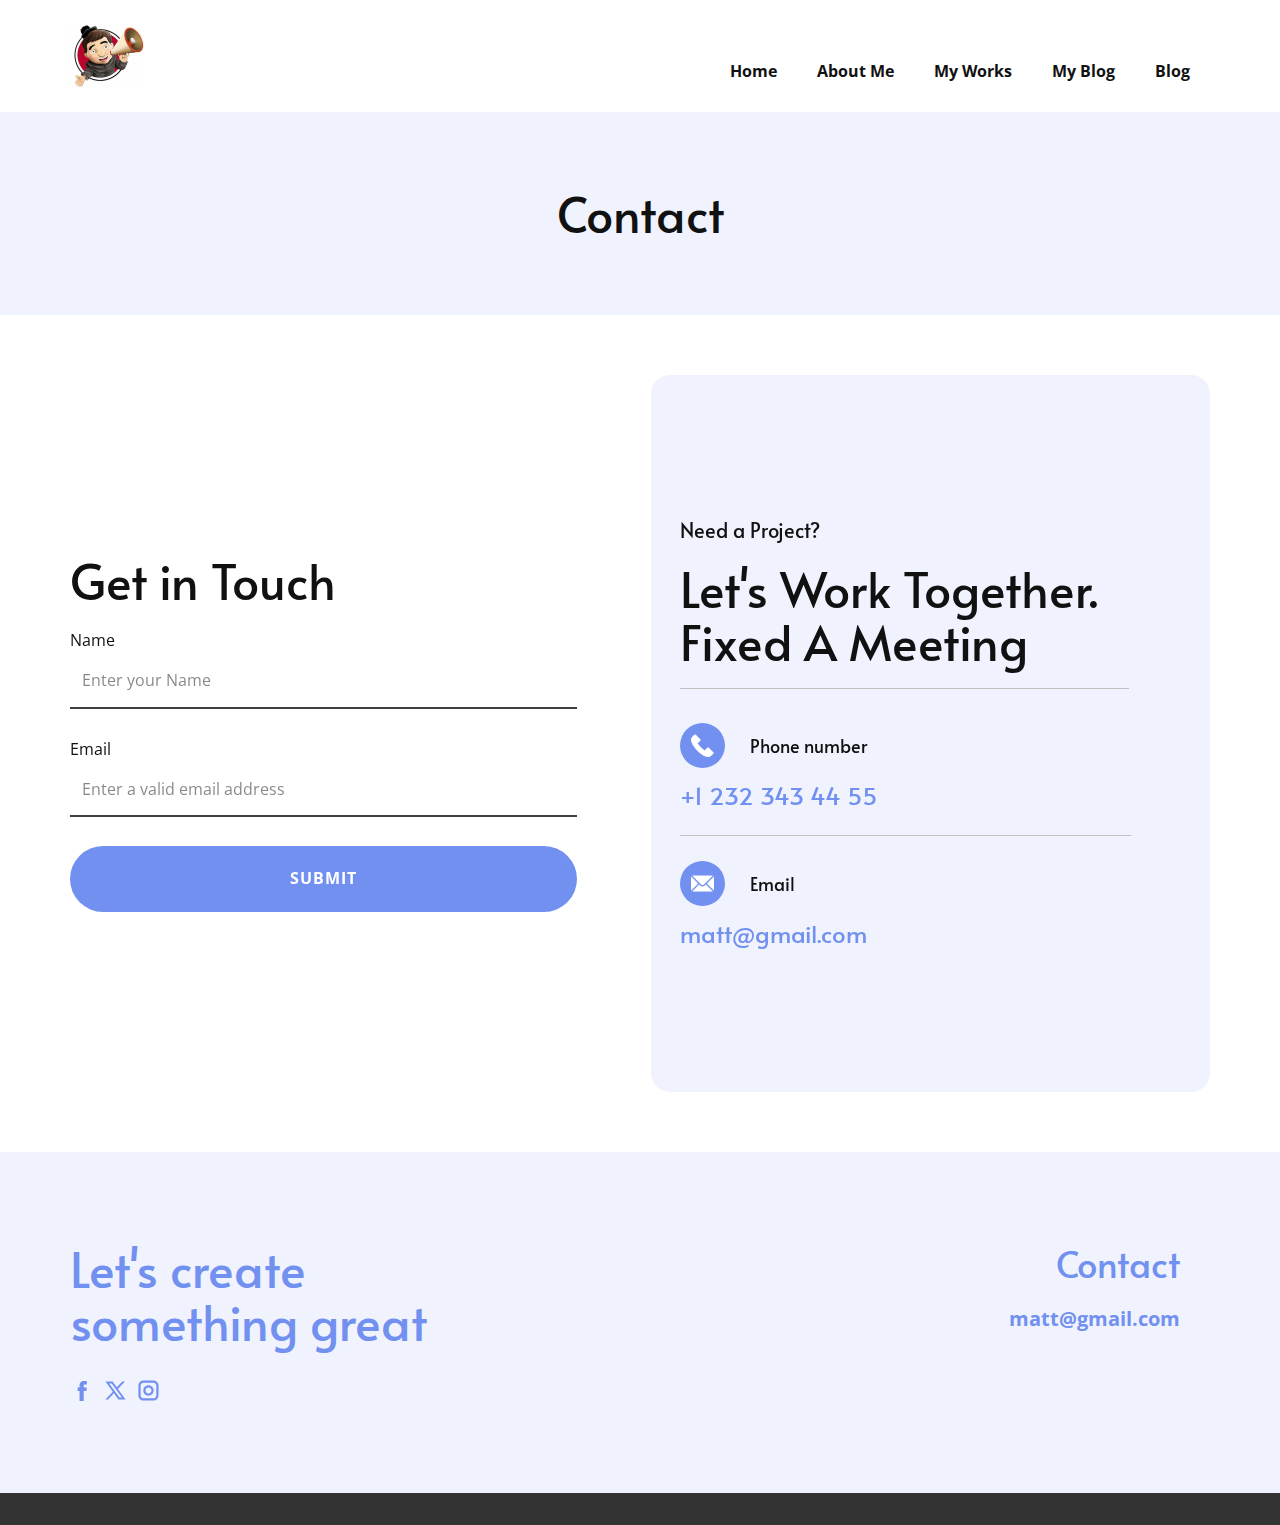
<file: Contact.html>
<!DOCTYPE html>
<html style="font-size: 16px;" lang="en"><head>
    <meta name="viewport" content="width=device-width, initial-scale=1.0">
    <meta charset="utf-8">
    <meta name="keywords" content="Contact, ​Get in Touch, ​Let&amp;apos;s Work Together. Fixed A Meeting">
    <meta name="description" content="">
    <title>Contact</title>
    <link rel="stylesheet" href="nicepage.css" media="screen">
<link rel="stylesheet" href="Contact.css" media="screen">
    <script class="u-script" type="text/javascript" src="jquery.js" defer=""></script>
    <script class="u-script" type="text/javascript" src="nicepage.js" defer=""></script>
    <meta name="generator" content="Nicepage 7.11.4, nicepage.com">
    
    
    
    
    <link id="u-theme-google-font" rel="stylesheet" href="https://fonts.googleapis.com/css?family=Open+Sans:300,300i,400,400i,500,500i,600,600i,700,700i,800,800i|Alata:400">
    <script type="application/ld+json">{
		"@context": "http://schema.org",
		"@type": "Organization",
		"name": "",
		"logo": "images/b1dfc931c5c8d63eaf300b101d383ce3.jpg",
		"sameAs": [
				"https://facebook.com/name",
				"https://twitter.com/name",
				"https://instagram.com/name"
		]
}</script>
    <meta name="theme-color" content="#7190f0">
    <meta name="twitter:site" content="@">
    <meta name="twitter:card" content="summary_large_image">
    <meta name="twitter:title" content="Contact">
    <meta name="twitter:description" content="">
    <meta property="og:title" content="Contact">
    <meta property="og:type" content="website">
  <meta name="referrer" content="origin"><meta data-intl-tel-input-cdn-path="intlTelInput/"></head>
  <body data-path-to-root="./" data-include-products="false" class="u-body u-xl-mode" data-lang="en"><header class="u-clearfix u-header u-header" id="sec-d472"><div class="u-clearfix u-sheet u-valign-middle u-sheet-1">
        <a href="#" class="u-image u-logo u-image-1" data-image-width="591" data-image-height="527">
          <img src="images/b1dfc931c5c8d63eaf300b101d383ce3.jpg" class="u-logo-image u-logo-image-1">
        </a>
        <nav class="u-menu u-menu-one-level u-offcanvas u-menu-1" role="navigation" aria-label="Menu navigation">
          <div class="menu-collapse" style="font-size: 1rem; letter-spacing: 0px; font-weight: 700;">
            <a class="u-button-style u-custom-left-right-menu-spacing u-custom-padding-bottom u-custom-text-hover-color u-custom-top-bottom-menu-spacing u-hamburger-link u-nav-link u-text-active-palette-1-base u-text-hover-palette-2-base" href="#" tabindex="-1" aria-label="Open menu" aria-controls="5fca">
              <svg class="u-svg-link" viewBox="0 0 24 24"><use xlink:href="#menu-hamburger"></use></svg>
              <svg class="u-svg-content" version="1.1" id="menu-hamburger" viewBox="0 0 16 16" x="0px" y="0px" xmlns:xlink="http://www.w3.org/1999/xlink" xmlns="http://www.w3.org/2000/svg"><g><rect y="1" width="16" height="2"></rect><rect y="7" width="16" height="2"></rect><rect y="13" width="16" height="2"></rect>
</g></svg>
            </a>
          </div>
          <div class="u-custom-menu u-nav-container">
            <ul class="u-nav u-unstyled u-nav-1" role="menubar"><li role="none" class="u-nav-item"><a role="menuitem" class="u-button-style u-nav-link u-text-active-palette-1-base u-text-hover-palette-1-base" href="./" style="padding: 10px 20px;">Home</a>
</li><li role="none" class="u-nav-item"><a role="menuitem" class="u-button-style u-nav-link u-text-active-palette-1-base u-text-hover-palette-1-base" href="About.html" style="padding: 10px 20px;">About Me</a>
</li><li role="none" class="u-nav-item"><a role="menuitem" class="u-button-style u-nav-link u-text-active-palette-1-base u-text-hover-palette-1-base" href="Portfolio-Page.html" style="padding: 10px 20px;">My Works</a>
</li><li role="none" class="u-nav-item"><a role="menuitem" class="u-button-style u-nav-link u-text-active-palette-1-base u-text-hover-palette-1-base" href="Blog.html" style="padding: 10px 20px;">My Blog</a>
</li><li role="none" class="u-nav-item"><a role="menuitem" class="u-button-style u-nav-link u-text-active-palette-1-base u-text-hover-palette-1-base" href="blog/blog.html" style="padding: 10px 20px;">Blog</a>
</li></ul>
          </div>
          <div class="u-custom-menu u-nav-container-collapse" id="5fca" role="region" aria-label="Menu panel">
            <div class="u-black u-container-style u-inner-container-layout u-opacity u-opacity-95 u-sidenav">
              <div class="u-inner-container-layout u-sidenav-overflow">
                <div class="u-menu-close" tabindex="-1" aria-label="Close menu"></div>
                <ul class="u-align-center u-nav u-popupmenu-items u-unstyled u-nav-2" role="menubar"><li role="none" class="u-nav-item"><a role="menuitem" class="u-button-style u-nav-link" href="./">Home</a>
</li><li role="none" class="u-nav-item"><a role="menuitem" class="u-button-style u-nav-link" href="About.html">About Me</a>
</li><li role="none" class="u-nav-item"><a role="menuitem" class="u-button-style u-nav-link" href="Portfolio-Page.html">My Works</a>
</li><li role="none" class="u-nav-item"><a role="menuitem" class="u-button-style u-nav-link" href="Blog.html">My Blog</a>
</li><li role="none" class="u-nav-item"><a role="menuitem" class="u-button-style u-nav-link" href="blog/blog.html">Blog</a>
</li></ul>
              </div>
            </div>
            <div class="u-black u-menu-overlay u-opacity u-opacity-70"></div>
          </div>
        </nav>
      </div></header>
    <section class="u-clearfix u-container-align-center u-palette-1-light-3 u-section-1" id="block-1">
      <div class="u-clearfix u-sheet u-valign-middle u-sheet-1">
        <h2 class="u-align-center u-text u-text-default u-text-1">Contact</h2>
      </div>
    </section>
    <section class="u-clearfix u-section-2" id="sec-068d">
      <div class="u-clearfix u-sheet u-sheet-1">
        <div class="data-layout-selected u-clearfix u-expanded-width u-gutter-22 u-layout-wrap u-layout-wrap-1">
          <div class="u-layout">
            <div class="u-layout-row">
              <div class="u-align-left u-container-align-center-md u-container-align-center-sm u-container-align-center-xs u-container-align-left u-container-align-left-lg u-container-align-left-xl u-container-style u-layout-cell u-size-30-lg u-size-30-xl u-size-60-md u-size-60-sm u-size-60-xs u-white u-layout-cell-1" data-animation-name="customAnimationIn" data-animation-duration="1200" data-animation-delay="500">
                <div class="u-container-layout u-valign-middle u-container-layout-1">
                  <h2 class="u-align-center-md u-align-center-sm u-align-center-xs u-align-left-lg u-align-left-xl u-text u-text-1"> Get in Touch</h2>
                  <div class="custom-expanded u-align-left u-form u-form-1">
                    <form action="https://forms.nicepagesrv.com/v2/form/process" class="u-clearfix u-form-spacing-28 u-form-vertical u-inner-form" style="padding: 0px;" source="email" name="form">
                      <div class="u-form-group u-form-name u-label-top">
                        <label for="name-5a14" class="u-label">Name</label>
                        <input type="text" placeholder="Enter your Name" id="name-5a14" name="name" class="u-border-2 u-border-grey-75 u-border-no-left u-border-no-right u-border-no-top u-input u-input-rectangle u-none u-input-1" required="">
                      </div>
                      <div class="u-form-email u-form-group u-label-top">
                        <label for="email-5a14" class="u-label">Email</label>
                        <input type="email" placeholder="Enter a valid email address" id="email-5a14" name="email" class="u-border-2 u-border-grey-75 u-border-no-left u-border-no-right u-border-no-top u-input u-input-rectangle u-none u-input-2" required="">
                      </div>
                      <div class="u-align-right u-form-group u-form-submit u-label-top">
                        <a href="#" class="u-active-black u-border-none u-btn u-btn-round u-btn-submit u-button-style u-hover-black u-palette-1-base u-radius u-text-active-white u-text-body-alt-color u-text-hover-white u-btn-1">Submit</a>
                        <input type="submit" value="submit" class="u-form-control-hidden">
                      </div>
                      <div class="u-form-send-message u-form-send-success">Thank you! Your message has been sent.</div>
                      <div class="u-form-send-error u-form-send-message">Unable to send your message. Please fix errors then try again.</div>
                      <input type="hidden" value="" name="recaptchaResponse">
                      <input type="hidden" name="formServices" value="">
                    </form>
                  </div>
                </div>
              </div>
              <div class="u-align-left u-container-align-left u-container-style u-layout-cell u-palette-1-light-3 u-radius u-size-30-lg u-size-30-xl u-size-60-md u-size-60-sm u-size-60-xs u-layout-cell-2" data-animation-name="customAnimationIn" data-animation-duration="1500" data-animation-delay="200" data-animation-direction="">
                <div class="u-container-layout u-valign-middle u-container-layout-2">
                  <h5 class="u-align-left u-text u-text-default u-text-2"> Need a Project?</h5>
                  <h2 class="u-align-left u-text u-text-default u-text-3"> Let's Work Together. Fixed A Meeting<br>
                  </h2>
                  <div class="u-align-left u-border-1 u-border-grey-25 u-line u-line-horizontal u-line-1"></div><span class="u-align-left u-file-icon u-icon u-icon-circle u-palette-1-base u-text-white u-icon-1"><img src="images/1082334-c91f3b92.png" alt=""></span>
                  <h5 class="u-align-left u-text u-text-default u-text-4">Phone number<br>
                  </h5>
                  <h4 class="u-align-left u-text u-text-default u-text-5">
                    <a href="tel:+1 232 343 44 55" class="u-active-none u-border-none u-btn u-button-link u-button-style u-hover-none u-none u-text-palette-1-base u-btn-2">+1 232 343 44 55</a>
                    <br>
                  </h4>
                  <div class="u-align-left u-border-1 u-border-grey-25 u-line u-line-horizontal u-line-2"></div><span class="u-align-left u-file-icon u-icon u-icon-circle u-palette-1-base u-text-white u-icon-2"><img src="images/646135-a85e65c4.png" alt=""></span>
                  <h5 class="u-align-left u-text u-text-default u-text-6">Email<br>
                  </h5>
                  <h4 class="u-align-left u-text u-text-default u-text-7">
                    <a href="#" class="u-active-none u-border-none u-btn u-button-link u-button-style u-hover-none u-none u-text-palette-1-base u-btn-3">matt@gmail.com</a>
                    <br>
                  </h4>
                </div>
              </div>
            </div>
          </div>
        </div>
      </div>
    </section>
    
    
    
    <footer class="u-align-center u-clearfix u-container-align-center u-footer u-palette-1-light-3 u-footer" id="sec-fb34"><div class="u-clearfix u-sheet u-valign-middle u-sheet-1">
        <div class="data-layout-selected u-clearfix u-expanded-width u-layout-wrap u-layout-wrap-1">
          <div class="u-layout">
            <div class="u-layout-row">
              <div class="u-container-align-left u-container-style u-layout-cell u-size-26-lg u-size-26-xl u-size-60-md u-size-60-sm u-size-60-xs u-layout-cell-1">
                <div class="u-container-layout u-valign-top u-container-layout-1">
                  <h2 class="u-align-left u-text u-text-default u-text-palette-1-base u-text-1"> Let's create something great</h2>
                  <div class="u-social-icons u-social-icons-1">
                    <a class="u-social-url" title="facebook" target="_blank" href="https://facebook.com/name"><span class="u-icon u-social-facebook u-social-icon u-text-palette-1-base u-icon-1"><svg class="u-svg-link" preserveAspectRatio="xMidYMin slice" viewBox="0 0 112 112" style=""><use xlink:href="#svg-32ea"></use></svg><svg class="u-svg-content" viewBox="0 0 112 112" x="0" y="0" id="svg-32ea"><path fill="currentColor" d="M75.5,28.8H65.4c-1.5,0-4,0.9-4,4.3v9.4h13.9l-1.5,15.8H61.4v45.1H42.8V58.3h-8.8V42.4h8.8V32.2
c0-7.4,3.4-18.8,18.8-18.8h13.8v15.4H75.5z"></path></svg></span>
                    </a>
                    <a class="u-social-url" title="twitter" target="_blank" href="https://twitter.com/name"><span class="u-icon u-social-icon u-social-twitter u-text-palette-1-base u-icon-2"><svg class="u-svg-link" preserveAspectRatio="xMidYMin slice" viewBox="0 0 112.2 112.2" style=""><use xlink:href="#svg-5ad2"></use></svg><svg class="u-svg-content" viewBox="0 0 112.2 112.2" x="0px" y="0px" id="svg-5ad2"><path d="M67.1,49.1L98.6,16h-12L62,42L43.2,16H11l32.8,45.2L11,96h11.6l26.3-27.7L69.1,96H101L67.1,49.1z M55,61.9l-5.1-7L27.5,24.4
	h11.4l17.3,23.8l5.1,7.1l23.4,32.2H73.8L55,61.9z"></path></svg></span>
                    </a>
                    <a class="u-social-url" title="instagram" target="_blank" href="https://instagram.com/name"><span class="u-icon u-social-icon u-social-instagram u-text-palette-1-base u-icon-3"><svg class="u-svg-link" preserveAspectRatio="xMidYMin slice" viewBox="0 0 112 112" style=""><use xlink:href="#svg-1d51"></use></svg><svg class="u-svg-content" viewBox="0 0 112 112" x="0" y="0" id="svg-1d51"><path fill="currentColor" d="M55.9,32.9c-12.8,0-23.2,10.4-23.2,23.2s10.4,23.2,23.2,23.2s23.2-10.4,23.2-23.2S68.7,32.9,55.9,32.9z
	 M55.9,69.4c-7.4,0-13.3-6-13.3-13.3c-0.1-7.4,6-13.3,13.3-13.3s13.3,6,13.3,13.3C69.3,63.5,63.3,69.4,55.9,69.4z"></path><path fill="currentColor" d="M78.2,11H33.5C21,11,10.8,21.3,10.8,33.7v44.7c0,12.6,10.2,22.8,22.7,22.8h44.7c12.6,0,22.7-10.2,22.7-22.7
	V33.7C100.8,21.1,90.6,11,78.2,11z M91,78.4c0,7.1-5.8,12.8-12.8,12.8H33.5c-7.1,0-12.8-5.8-12.8-12.8V33.7
	c0-7.1,5.8-12.8,12.8-12.8h44.7c7.1,0,12.8,5.8,12.8,12.8V78.4z"></path></svg></span>
                    </a>
                  </div>
                </div>
              </div>
              <div class="u-container-align-left-md u-container-align-left-sm u-container-align-left-xs u-container-style u-layout-cell u-size-34-lg u-size-34-xl u-size-60-md u-size-60-sm u-size-60-xs u-layout-cell-2">
                <div class="u-container-layout u-container-layout-2">
                  <h3 class="u-align-left-md u-align-left-sm u-align-left-xs u-text u-text-default u-text-palette-1-base u-text-2">Contact</h3>
                  <a href="#" class="u-active-none u-align-left-md u-align-left-sm u-align-left-xs u-border-none u-btn u-button-link u-button-style u-hover-none u-none u-text-palette-1-base u-btn-1">matt@gmail.com</a>
                </div>
              </div>
            </div>
          </div>
        </div>
      </div></footer>
    <section class="u-backlink u-clearfix u-grey-80"></section>
  
</body></html>
</file>
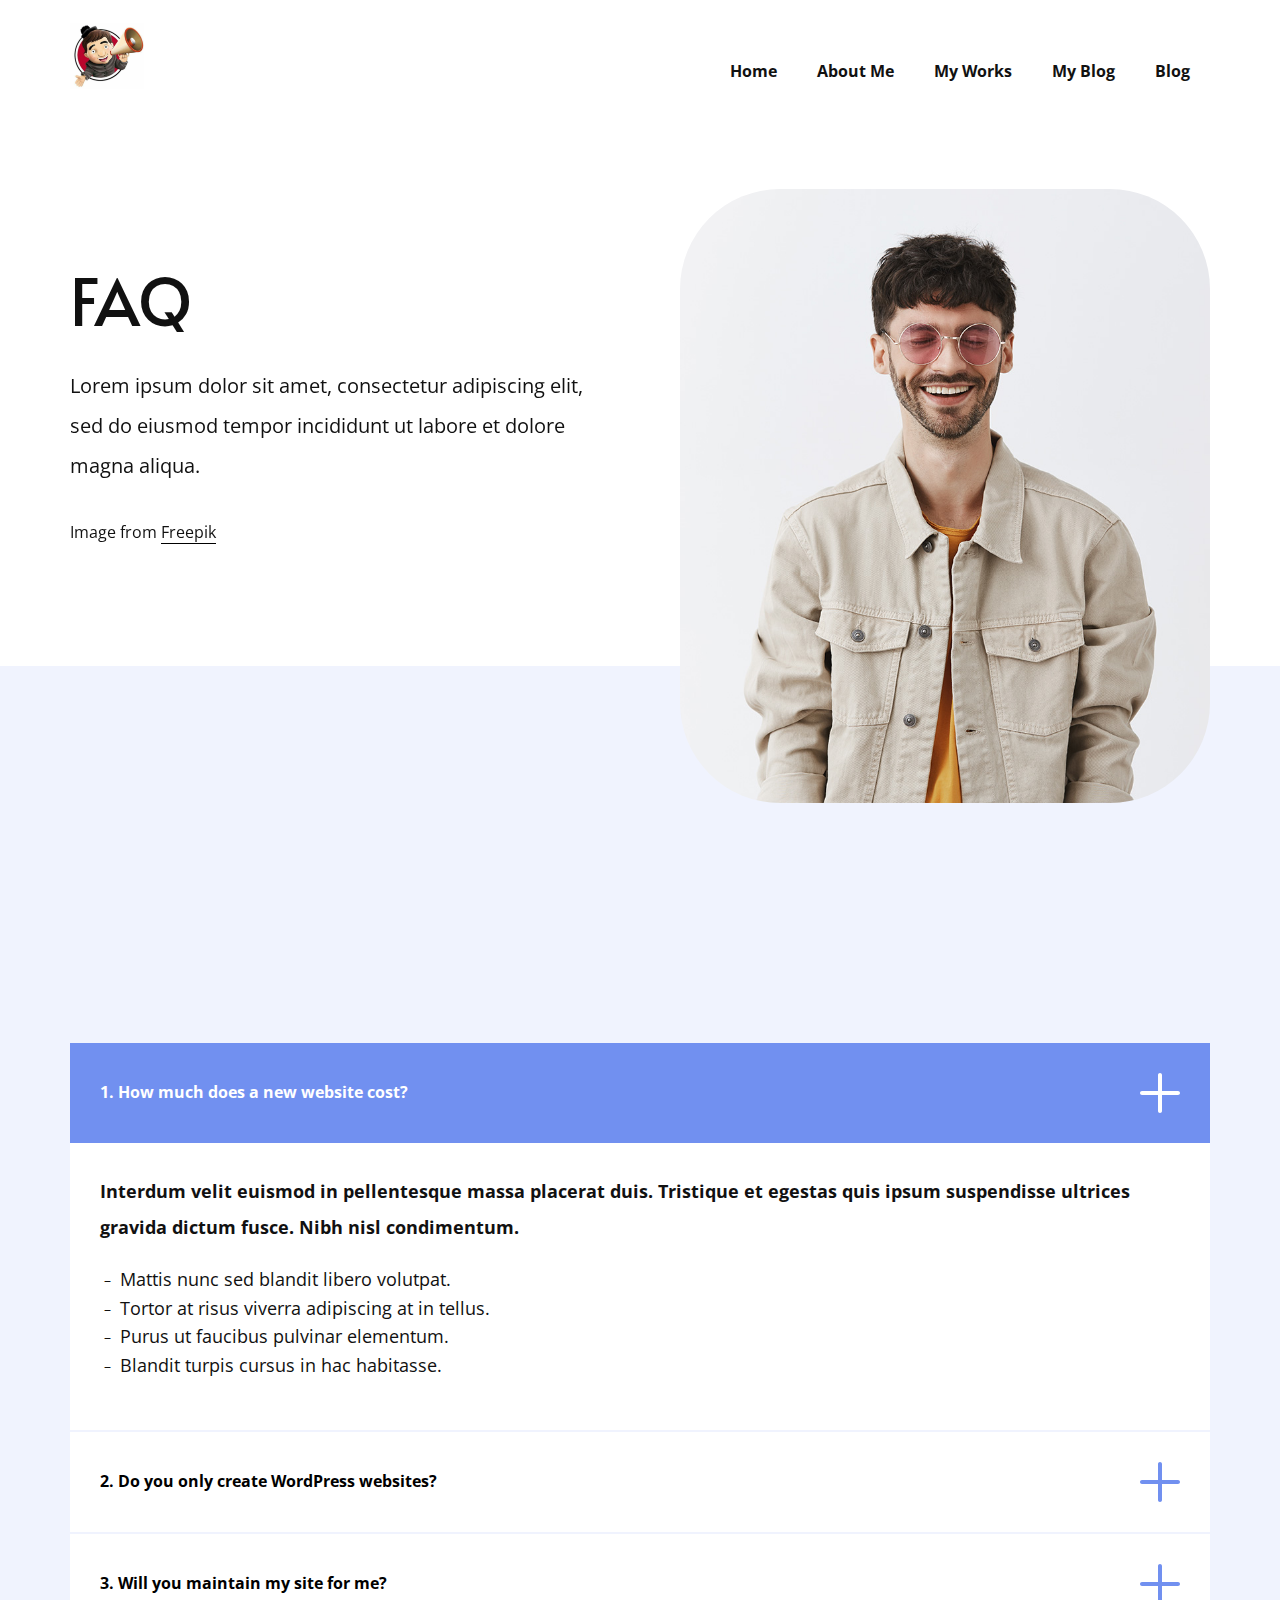
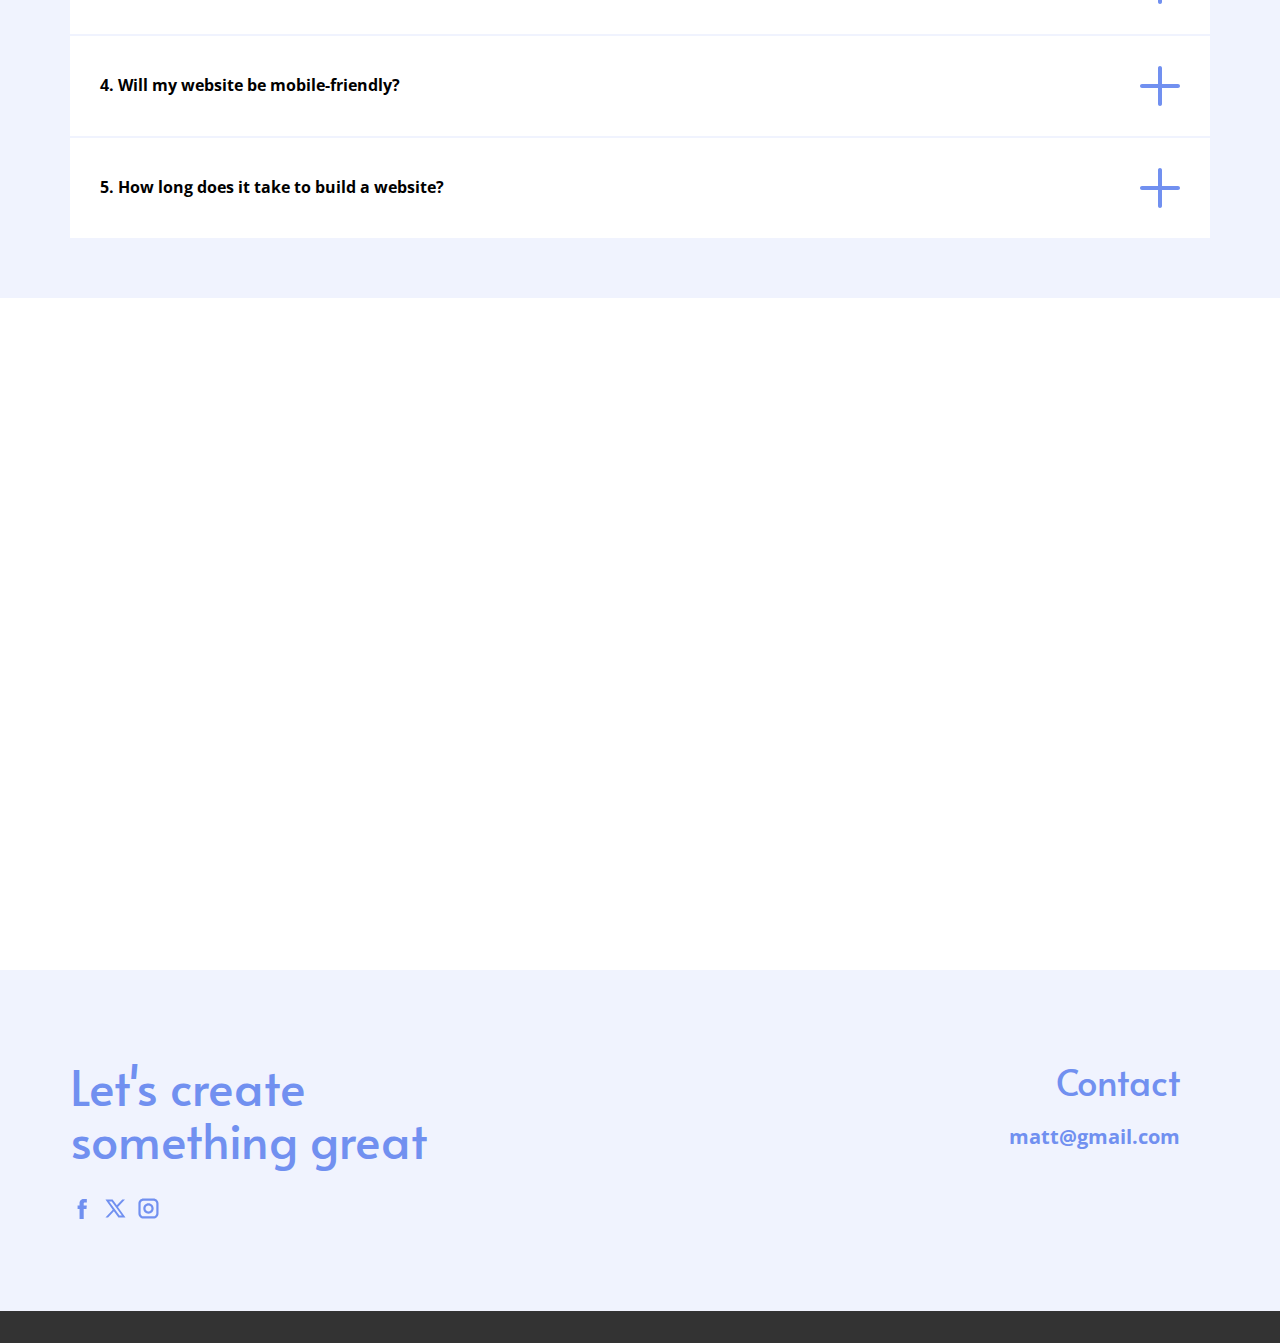
<file: FAQ-Page.html>
<!DOCTYPE html>
<html style="font-size: 16px;" lang="en"><head>
    <meta name="viewport" content="width=device-width, initial-scale=1.0">
    <meta charset="utf-8">
    <meta name="keywords" content="FAQ, ​FAQs on Design &amp;amp; Development, ​Get in Touch">
    <meta name="description" content="">
    <title>FAQ Page</title>
    <link rel="stylesheet" href="nicepage.css" media="screen">
<link rel="stylesheet" href="FAQ-Page.css" media="screen">
    <script class="u-script" type="text/javascript" src="jquery.js" defer=""></script>
    <script class="u-script" type="text/javascript" src="nicepage.js" defer=""></script>
    <meta name="generator" content="Nicepage 7.11.4, nicepage.com">
    
    
    
    
    
    <link id="u-theme-google-font" rel="stylesheet" href="https://fonts.googleapis.com/css?family=Open+Sans:300,300i,400,400i,500,500i,600,600i,700,700i,800,800i|Alata:400">
    <script type="application/ld+json">{
		"@context": "http://schema.org",
		"@type": "Organization",
		"name": "",
		"logo": "images/b1dfc931c5c8d63eaf300b101d383ce3.jpg",
		"sameAs": [
				"https://facebook.com/name",
				"https://twitter.com/name",
				"https://instagram.com/name"
		]
}</script>
    <meta name="theme-color" content="#7190f0">
    <meta name="twitter:site" content="@">
    <meta name="twitter:card" content="summary_large_image">
    <meta name="twitter:title" content="FAQ Page">
    <meta name="twitter:description" content="">
    <meta property="og:title" content="FAQ Page">
    <meta property="og:type" content="website">
  <meta name="referrer" content="origin"><meta data-intl-tel-input-cdn-path="intlTelInput/"></head>
  <body data-path-to-root="./" data-include-products="false" class="u-body u-xl-mode" data-lang="en"><header class="u-clearfix u-header u-header" id="sec-d472"><div class="u-clearfix u-sheet u-valign-middle u-sheet-1">
        <a href="#" class="u-image u-logo u-image-1" data-image-width="591" data-image-height="527">
          <img src="images/b1dfc931c5c8d63eaf300b101d383ce3.jpg" class="u-logo-image u-logo-image-1">
        </a>
        <nav class="u-menu u-menu-one-level u-offcanvas u-menu-1" role="navigation" aria-label="Menu navigation">
          <div class="menu-collapse" style="font-size: 1rem; letter-spacing: 0px; font-weight: 700;">
            <a class="u-button-style u-custom-left-right-menu-spacing u-custom-padding-bottom u-custom-text-hover-color u-custom-top-bottom-menu-spacing u-hamburger-link u-nav-link u-text-active-palette-1-base u-text-hover-palette-2-base" href="#" tabindex="-1" aria-label="Open menu" aria-controls="5fca">
              <svg class="u-svg-link" viewBox="0 0 24 24"><use xlink:href="#menu-hamburger"></use></svg>
              <svg class="u-svg-content" version="1.1" id="menu-hamburger" viewBox="0 0 16 16" x="0px" y="0px" xmlns:xlink="http://www.w3.org/1999/xlink" xmlns="http://www.w3.org/2000/svg"><g><rect y="1" width="16" height="2"></rect><rect y="7" width="16" height="2"></rect><rect y="13" width="16" height="2"></rect>
</g></svg>
            </a>
          </div>
          <div class="u-custom-menu u-nav-container">
            <ul class="u-nav u-unstyled u-nav-1" role="menubar"><li role="none" class="u-nav-item"><a role="menuitem" class="u-button-style u-nav-link u-text-active-palette-1-base u-text-hover-palette-1-base" href="./" style="padding: 10px 20px;">Home</a>
</li><li role="none" class="u-nav-item"><a role="menuitem" class="u-button-style u-nav-link u-text-active-palette-1-base u-text-hover-palette-1-base" href="About.html" style="padding: 10px 20px;">About Me</a>
</li><li role="none" class="u-nav-item"><a role="menuitem" class="u-button-style u-nav-link u-text-active-palette-1-base u-text-hover-palette-1-base" href="Portfolio-Page.html" style="padding: 10px 20px;">My Works</a>
</li><li role="none" class="u-nav-item"><a role="menuitem" class="u-button-style u-nav-link u-text-active-palette-1-base u-text-hover-palette-1-base" href="Blog.html" style="padding: 10px 20px;">My Blog</a>
</li><li role="none" class="u-nav-item"><a role="menuitem" class="u-button-style u-nav-link u-text-active-palette-1-base u-text-hover-palette-1-base" href="blog/blog.html" style="padding: 10px 20px;">Blog</a>
</li></ul>
          </div>
          <div class="u-custom-menu u-nav-container-collapse" id="5fca" role="region" aria-label="Menu panel">
            <div class="u-black u-container-style u-inner-container-layout u-opacity u-opacity-95 u-sidenav">
              <div class="u-inner-container-layout u-sidenav-overflow">
                <div class="u-menu-close" tabindex="-1" aria-label="Close menu"></div>
                <ul class="u-align-center u-nav u-popupmenu-items u-unstyled u-nav-2" role="menubar"><li role="none" class="u-nav-item"><a role="menuitem" class="u-button-style u-nav-link" href="./">Home</a>
</li><li role="none" class="u-nav-item"><a role="menuitem" class="u-button-style u-nav-link" href="About.html">About Me</a>
</li><li role="none" class="u-nav-item"><a role="menuitem" class="u-button-style u-nav-link" href="Portfolio-Page.html">My Works</a>
</li><li role="none" class="u-nav-item"><a role="menuitem" class="u-button-style u-nav-link" href="Blog.html">My Blog</a>
</li><li role="none" class="u-nav-item"><a role="menuitem" class="u-button-style u-nav-link" href="blog/blog.html">Blog</a>
</li></ul>
              </div>
            </div>
            <div class="u-black u-menu-overlay u-opacity u-opacity-70"></div>
          </div>
        </nav>
      </div></header>
    <section class="u-clearfix u-palette-1-light-3 u-section-1" id="sec-1163">
      <div class="u-expanded-width u-shape u-shape-rectangle u-white u-shape-1"></div>
      <div class="custom-expanded data-layout-selected u-clearfix u-layout-wrap u-layout-wrap-1">
        <div class="u-layout">
          <div class="u-layout-row">
            <div class="u-container-align-left u-container-style u-layout-cell u-size-30 u-layout-cell-1" data-animation-name="customAnimationIn" data-animation-duration="1500" data-animation-delay="600">
              <div class="u-container-layout u-valign-top u-container-layout-1">
                <h1 class="u-align-left u-text u-text-1">FAQ</h1>
                <p class="u-align-left u-text u-text-default u-text-2"> Lorem ipsum dolor sit amet, consectetur adipiscing elit, sed do eiusmod tempor incididunt ut labore et dolore magna aliqua. </p>
                <p class="u-align-left u-text u-text-default u-text-3">Image from&nbsp;<a href="https://freepik.com/photos/people" class="u-border-1 u-border-active-palette-1-base u-border-black u-border-hover-palette-1-base u-border-no-left u-border-no-right u-border-no-top u-btn u-button-link u-button-style u-none u-text-body-color u-btn-1" data-animation-name="" data-animation-duration="0" data-animation-delay="0" data-animation-direction="">Freepik</a>
                </p>
              </div>
            </div>
            <div class="u-align-left u-container-align-left u-container-style u-layout-cell u-size-30 u-layout-cell-2" data-href="#">
              <div class="u-container-layout u-valign-middle u-container-layout-2">
                <img class="u-expanded-width u-image u-image-round u-radius u-image-1" src="images/stylish-handsome-guy-posing-against-7.jpg" data-image-width="800" data-image-height="1004" data-animation-name="customAnimationIn" data-animation-duration="1500" data-animation-delay="0">
              </div>
            </div>
          </div>
        </div>
      </div>
    </section>
    <section class="u-align-center u-clearfix u-container-align-center u-palette-1-light-3 u-section-2" id="carousel_96b6">
      <div class="u-clearfix u-sheet u-valign-middle u-sheet-1">
        <h2 class="u-align-center u-text u-text-default u-text-1" data-animation-name="customAnimationIn" data-animation-duration="1200" data-animation-delay="0"> FAQs on Design &amp; Development</h2>
        <div class="u-accordion u-expanded-width u-spacing-2 u-accordion-1">
          <div class="u-accordion-item u-accordion-item-1">
            <a class="active u-accordion-link u-active-palette-1-base u-button-style u-hover-palette-1-base u-text-active-white u-text-black u-text-hover-white u-white u-accordion-link-1" id="link-accordion-7c0e" aria-controls="accordion-7c0e" aria-selected="true"><span class="u-accordion-link-text"> 1. How much does a new website cost?</span><span class="u-accordion-link-icon u-icon u-text-active-white u-text-hover-white u-text-palette-1-base u-icon-1"><svg class="u-svg-link" preserveAspectRatio="xMidYMin slice" viewBox="0 0 426.66667 426.66667" style=""><use xlink:href="#svg-347e"></use></svg><svg class="u-svg-content" viewBox="0 0 426.66667 426.66667" id="svg-347e"><path d="m405.332031 192h-170.664062v-170.667969c0-11.773437-9.558594-21.332031-21.335938-21.332031-11.773437 0-21.332031 9.558594-21.332031 21.332031v170.667969h-170.667969c-11.773437 0-21.332031 9.558594-21.332031 21.332031 0 11.777344 9.558594 21.335938 21.332031 21.335938h170.667969v170.664062c0 11.777344 9.558594 21.335938 21.332031 21.335938 11.777344 0 21.335938-9.558594 21.335938-21.335938v-170.664062h170.664062c11.777344 0 21.335938-9.558594 21.335938-21.335938 0-11.773437-9.558594-21.332031-21.335938-21.332031zm0 0"></path></svg></span>
            </a>
            <div class="u-accordion-active u-accordion-pane u-align-left u-container-align-left u-container-style u-white u-accordion-pane-1" id="accordion-7c0e" aria-labelledby="link-accordion-7c0e">
              <div class="u-container-layout u-valign-top u-container-layout-1">
                <p class="u-text u-text-2">Interdum velit euismod in pellentesque massa placerat duis. Tristique et egestas quis ipsum suspendisse ultrices gravida dictum fusce. Nibh nisl condimentum.</p>
                <ul class="u-custom-list u-text u-text-3">
                  <li>
                    <div class="u-list-icon">
                      <div xmlns="http://www.w3.org/2000/svg" xmlns:xlink="http://www.w3.org/1999/xlink" version="1.1" xml:space="preserve" class="u-svg-content">–</div>
                    </div>Mattis nunc sed blandit libero volutpat. 
                  </li>
                  <li>
                    <div class="u-list-icon">
                      <div xmlns="http://www.w3.org/2000/svg" xmlns:xlink="http://www.w3.org/1999/xlink" version="1.1" xml:space="preserve" class="u-svg-content">–</div>
                    </div>Tortor at risus viverra adipiscing at in tellus. 
                  </li>
                  <li>
                    <div class="u-list-icon">
                      <div xmlns="http://www.w3.org/2000/svg" xmlns:xlink="http://www.w3.org/1999/xlink" version="1.1" xml:space="preserve" class="u-svg-content">–</div>
                    </div>Purus ut faucibus pulvinar elementum. 
                  </li>
                  <li>
                    <div class="u-list-icon">
                      <div xmlns="http://www.w3.org/2000/svg" xmlns:xlink="http://www.w3.org/1999/xlink" version="1.1" xml:space="preserve" class="u-svg-content">–</div>
                    </div>Blandit turpis cursus in hac habitasse. 
                  </li>
                </ul>
              </div>
            </div>
          </div>
          <div class="u-accordion-item u-accordion-item-2">
            <a class="u-accordion-link u-active-palette-1-base u-button-style u-hover-palette-1-base u-text-active-white u-text-black u-text-hover-white u-white u-accordion-link-2" id="link-accordion-05cb" aria-controls="accordion-05cb" aria-selected="false"><span class="u-accordion-link-text"> 2. Do you only create WordPress websites?</span><span class="u-accordion-link-icon u-icon u-text-active-white u-text-hover-white u-text-palette-1-base u-icon-2"><svg class="u-svg-link" preserveAspectRatio="xMidYMin slice" viewBox="0 0 426.66667 426.66667" style=""><use xlink:href="#svg-ae03"></use></svg><svg class="u-svg-content" viewBox="0 0 426.66667 426.66667" id="svg-ae03"><path d="m405.332031 192h-170.664062v-170.667969c0-11.773437-9.558594-21.332031-21.335938-21.332031-11.773437 0-21.332031 9.558594-21.332031 21.332031v170.667969h-170.667969c-11.773437 0-21.332031 9.558594-21.332031 21.332031 0 11.777344 9.558594 21.335938 21.332031 21.335938h170.667969v170.664062c0 11.777344 9.558594 21.335938 21.332031 21.335938 11.777344 0 21.335938-9.558594 21.335938-21.335938v-170.664062h170.664062c11.777344 0 21.335938-9.558594 21.335938-21.335938 0-11.773437-9.558594-21.332031-21.335938-21.332031zm0 0"></path></svg></span>
            </a>
            <div class="u-accordion-pane u-container-style u-white u-accordion-pane-2" id="accordion-05cb" aria-labelledby="link-accordion-05cb">
              <div class="u-container-layout u-valign-top u-container-layout-2">
                <ul class="u-custom-list u-text u-text-4">
                  <li>
                    <div class="u-list-icon">
                      <div xmlns="http://www.w3.org/2000/svg" xmlns:xlink="http://www.w3.org/1999/xlink" version="1.1" xml:space="preserve" class="u-svg-content">–</div>
                    </div>Interdum velit euismod in pellentesque massa. 
                  </li>
                  <li>
                    <div class="u-list-icon">
                      <div xmlns="http://www.w3.org/2000/svg" xmlns:xlink="http://www.w3.org/1999/xlink" version="1.1" xml:space="preserve" class="u-svg-content">–</div>
                    </div>Tristique et egestas quis ipsum suspendisse ultrices gravidae. 
                  </li>
                  <li>
                    <div class="u-list-icon">
                      <div xmlns="http://www.w3.org/2000/svg" xmlns:xlink="http://www.w3.org/1999/xlink" version="1.1" xml:space="preserve" class="u-svg-content">–</div>
                    </div>Nibh nisl condimentum id venenatis a condimentum. 
                  </li>
                  <li>
                    <div class="u-list-icon">
                      <div xmlns="http://www.w3.org/2000/svg" xmlns:xlink="http://www.w3.org/1999/xlink" version="1.1" xml:space="preserve" class="u-svg-content">–</div>
                    </div>Diam volutpat commodo sed egestas egestas fringilla. 
                  </li>
                </ul>
              </div>
            </div>
          </div>
          <div class="u-accordion-item u-accordion-item-3">
            <a class="u-accordion-link u-active-palette-1-base u-button-style u-hover-palette-1-base u-text-active-white u-text-black u-text-hover-white u-white u-accordion-link-3" id="link-accordion-a6bb" aria-controls="accordion-a6bb" aria-selected="false"><span class="u-accordion-link-text"> 3. Will you maintain my site for me?</span><span class="u-accordion-link-icon u-icon u-text-active-white u-text-hover-white u-text-palette-1-base u-icon-3"><svg class="u-svg-link" preserveAspectRatio="xMidYMin slice" viewBox="0 0 426.66667 426.66667" style=""><use xlink:href="#svg-a4a8"></use></svg><svg class="u-svg-content" viewBox="0 0 426.66667 426.66667" id="svg-a4a8"><path d="m405.332031 192h-170.664062v-170.667969c0-11.773437-9.558594-21.332031-21.335938-21.332031-11.773437 0-21.332031 9.558594-21.332031 21.332031v170.667969h-170.667969c-11.773437 0-21.332031 9.558594-21.332031 21.332031 0 11.777344 9.558594 21.335938 21.332031 21.335938h170.667969v170.664062c0 11.777344 9.558594 21.335938 21.332031 21.335938 11.777344 0 21.335938-9.558594 21.335938-21.335938v-170.664062h170.664062c11.777344 0 21.335938-9.558594 21.335938-21.335938 0-11.773437-9.558594-21.332031-21.335938-21.332031zm0 0"></path></svg></span>
            </a>
            <div class="u-accordion-pane u-container-style u-white u-accordion-pane-3" id="accordion-a6bb" aria-labelledby="link-accordion-a6bb">
              <div class="u-container-layout u-valign-top u-container-layout-3">
                <ul class="u-custom-list u-text u-text-5">
                  <li>
                    <div class="u-list-icon">
                      <div xmlns="http://www.w3.org/2000/svg" xmlns:xlink="http://www.w3.org/1999/xlink" version="1.1" xml:space="preserve" class="u-svg-content">–</div>
                    </div>Mattis nunc sed blandit libero volutpat. 
                  </li>
                  <li>
                    <div class="u-list-icon">
                      <div xmlns="http://www.w3.org/2000/svg" xmlns:xlink="http://www.w3.org/1999/xlink" version="1.1" xml:space="preserve" class="u-svg-content">–</div>
                    </div>Tortor at risus viverra adipiscing at in tellus. 
                  </li>
                  <li>
                    <div class="u-list-icon">
                      <div xmlns="http://www.w3.org/2000/svg" xmlns:xlink="http://www.w3.org/1999/xlink" version="1.1" xml:space="preserve" class="u-svg-content">–</div>
                    </div>Purus ut faucibus pulvinar elementum. 
                  </li>
                  <li>
                    <div class="u-list-icon">
                      <div xmlns="http://www.w3.org/2000/svg" xmlns:xlink="http://www.w3.org/1999/xlink" version="1.1" xml:space="preserve" class="u-svg-content">–</div>
                    </div>Blandit turpis cursus in hac habitasse.e. 
                  </li>
                </ul>
              </div>
            </div>
          </div>
          <div class="u-accordion-item u-accordion-item-4">
            <a class="u-accordion-link u-active-palette-1-base u-button-style u-hover-palette-1-base u-text-active-white u-text-black u-text-hover-white u-white u-accordion-link-4" id="link-accordion-a6bb" aria-controls="accordion-a6bb" aria-selected="false"><span class="u-accordion-link-text"> 4. Will my website be mobile-friendly?</span><span class="u-accordion-link-icon u-icon u-text-active-white u-text-hover-white u-text-palette-1-base u-icon-4"><svg class="u-svg-link" preserveAspectRatio="xMidYMin slice" viewBox="0 0 426.66667 426.66667" style=""><use xlink:href="#svg-f384"></use></svg><svg class="u-svg-content" viewBox="0 0 426.66667 426.66667" id="svg-f384"><path d="m405.332031 192h-170.664062v-170.667969c0-11.773437-9.558594-21.332031-21.335938-21.332031-11.773437 0-21.332031 9.558594-21.332031 21.332031v170.667969h-170.667969c-11.773437 0-21.332031 9.558594-21.332031 21.332031 0 11.777344 9.558594 21.335938 21.332031 21.335938h170.667969v170.664062c0 11.777344 9.558594 21.335938 21.332031 21.335938 11.777344 0 21.335938-9.558594 21.335938-21.335938v-170.664062h170.664062c11.777344 0 21.335938-9.558594 21.335938-21.335938 0-11.773437-9.558594-21.332031-21.335938-21.332031zm0 0"></path></svg></span>
            </a>
            <div class="u-accordion-pane u-container-style u-white u-accordion-pane-4" id="accordion-a6bb" aria-labelledby="link-accordion-a6bb">
              <div class="u-container-layout u-valign-top u-container-layout-4">
                <ul class="u-custom-list u-text u-text-6">
                  <li>
                    <div class="u-list-icon">
                      <div xmlns="http://www.w3.org/2000/svg" xmlns:xlink="http://www.w3.org/1999/xlink" version="1.1" xml:space="preserve" class="u-svg-content">–</div>
                    </div>Mattis nunc sed blandit libero volutpat. 
                  </li>
                  <li>
                    <div class="u-list-icon">
                      <div xmlns="http://www.w3.org/2000/svg" xmlns:xlink="http://www.w3.org/1999/xlink" version="1.1" xml:space="preserve" class="u-svg-content">–</div>
                    </div>Tortor at risus viverra adipiscing at in tellus. 
                  </li>
                  <li>
                    <div class="u-list-icon">
                      <div xmlns="http://www.w3.org/2000/svg" xmlns:xlink="http://www.w3.org/1999/xlink" version="1.1" xml:space="preserve" class="u-svg-content">–</div>
                    </div>Purus ut faucibus pulvinar elementum. 
                  </li>
                  <li>
                    <div class="u-list-icon">
                      <div xmlns="http://www.w3.org/2000/svg" xmlns:xlink="http://www.w3.org/1999/xlink" version="1.1" xml:space="preserve" class="u-svg-content">–</div>
                    </div>Blandit turpis cursus in hac habitasse.e. 
                  </li>
                </ul>
              </div>
            </div>
          </div>
          <div class="u-accordion-item u-accordion-item-5">
            <a class="u-accordion-link u-active-palette-1-base u-button-style u-hover-palette-1-base u-text-active-white u-text-black u-text-hover-white u-white u-accordion-link-5" id="link-accordion-a6bb" aria-controls="accordion-a6bb" aria-selected="false"><span class="u-accordion-link-text"> 5. How long does it take to build a website?</span><span class="u-accordion-link-icon u-icon u-text-active-white u-text-hover-white u-text-palette-1-base u-icon-5"><svg class="u-svg-link" preserveAspectRatio="xMidYMin slice" viewBox="0 0 426.66667 426.66667" style=""><use xlink:href="#svg-4391"></use></svg><svg class="u-svg-content" viewBox="0 0 426.66667 426.66667" id="svg-4391"><path d="m405.332031 192h-170.664062v-170.667969c0-11.773437-9.558594-21.332031-21.335938-21.332031-11.773437 0-21.332031 9.558594-21.332031 21.332031v170.667969h-170.667969c-11.773437 0-21.332031 9.558594-21.332031 21.332031 0 11.777344 9.558594 21.335938 21.332031 21.335938h170.667969v170.664062c0 11.777344 9.558594 21.335938 21.332031 21.335938 11.777344 0 21.335938-9.558594 21.335938-21.335938v-170.664062h170.664062c11.777344 0 21.335938-9.558594 21.335938-21.335938 0-11.773437-9.558594-21.332031-21.335938-21.332031zm0 0"></path></svg></span>
            </a>
            <div class="u-accordion-pane u-container-style u-white u-accordion-pane-5" id="accordion-a6bb" aria-labelledby="link-accordion-a6bb">
              <div class="u-container-layout u-valign-top u-container-layout-5">
                <ul class="u-custom-list u-text u-text-7">
                  <li>
                    <div class="u-list-icon">
                      <div xmlns="http://www.w3.org/2000/svg" xmlns:xlink="http://www.w3.org/1999/xlink" version="1.1" xml:space="preserve" class="u-svg-content">–</div>
                    </div>Mattis nunc sed blandit libero volutpat. 
                  </li>
                  <li>
                    <div class="u-list-icon">
                      <div xmlns="http://www.w3.org/2000/svg" xmlns:xlink="http://www.w3.org/1999/xlink" version="1.1" xml:space="preserve" class="u-svg-content">–</div>
                    </div>Tortor at risus viverra adipiscing at in tellus. 
                  </li>
                  <li>
                    <div class="u-list-icon">
                      <div xmlns="http://www.w3.org/2000/svg" xmlns:xlink="http://www.w3.org/1999/xlink" version="1.1" xml:space="preserve" class="u-svg-content">–</div>
                    </div>Purus ut faucibus pulvinar elementum. 
                  </li>
                  <li>
                    <div class="u-list-icon">
                      <div xmlns="http://www.w3.org/2000/svg" xmlns:xlink="http://www.w3.org/1999/xlink" version="1.1" xml:space="preserve" class="u-svg-content">–</div>
                    </div>Blandit turpis cursus in hac habitasse.e. 
                  </li>
                </ul>
              </div>
            </div>
          </div>
        </div>
      </div>
    </section>
    <section class="u-clearfix u-section-3" id="carousel_e5a0">
      <div class="u-clearfix u-sheet u-sheet-1">
        <div class="data-layout-selected u-clearfix u-expanded-width u-layout-wrap u-layout-wrap-1">
          <div class="u-layout">
            <div class="u-layout-row">
              <div class="u-align-left u-container-align-left u-container-style u-layout-cell u-size-30 u-white u-layout-cell-1" data-animation-name="customAnimationIn" data-animation-duration="1200" data-animation-delay="500">
                <div class="u-container-layout u-valign-middle u-container-layout-1">
                  <h2 class="u-align-left u-text u-text-1"> Get in Touch</h2>
                  <div class="u-align-left u-expanded-width-lg u-expanded-width-md u-expanded-width-sm u-expanded-width-xs u-form u-form-1">
                    <form action="https://forms.nicepagesrv.com/v2/form/process" class="u-clearfix u-form-spacing-28 u-form-vertical u-inner-form" style="padding: 0px;" source="email" name="form">
                      <div class="u-form-group u-form-name u-label-top">
                        <label for="name-5a14" class="u-label">Name</label>
                        <input type="text" placeholder="Enter your Name" id="name-5a14" name="name" class="u-border-2 u-border-grey-75 u-border-no-left u-border-no-right u-border-no-top u-input u-input-rectangle u-none u-input-1" required="">
                      </div>
                      <div class="u-form-email u-form-group u-label-top">
                        <label for="email-5a14" class="u-label">Email</label>
                        <input type="email" placeholder="Enter a valid email address" id="email-5a14" name="email" class="u-border-2 u-border-grey-75 u-border-no-left u-border-no-right u-border-no-top u-input u-input-rectangle u-none u-input-2" required="">
                      </div>
                      <div class="u-align-right u-form-group u-form-submit u-label-top">
                        <a href="#" class="u-active-black u-border-none u-btn u-btn-round u-btn-submit u-button-style u-hover-black u-palette-1-base u-radius u-text-active-white u-text-body-alt-color u-text-hover-white u-btn-1">Submit</a>
                        <input type="submit" value="submit" class="u-form-control-hidden">
                      </div>
                      <div class="u-form-send-message u-form-send-success">Thank you! Your message has been sent.</div>
                      <div class="u-form-send-error u-form-send-message">Unable to send your message. Please fix errors then try again.</div>
                      <input type="hidden" value="" name="recaptchaResponse">
                      <input type="hidden" name="formServices" value="">
                    </form>
                  </div>
                  <p class="u-align-left u-text u-text-default u-text-2">Image from <a href="#" class="u-border-1 u-border-active-palette-1-base u-border-black u-border-hover-palette-1-base u-border-no-left u-border-no-right u-border-no-top u-btn u-button-link u-button-style u-none u-text-body-color u-btn-2" data-animation-name="" data-animation-duration="0" data-animation-delay="0" data-animation-direction="">Freepik</a>
                  </p>
                </div>
              </div>
              <div class="u-container-style u-layout-cell u-size-30 u-layout-cell-2" data-animation-name="customAnimationIn" data-animation-duration="1500" data-animation-delay="200" data-animation-direction="">
                <div class="u-container-layout u-valign-middle u-container-layout-2">
                  <img class="u-expanded-width u-image u-image-contain u-image-1" src="images/24770152_101.png" data-image-width="1000" data-image-height="1529">
                </div>
              </div>
            </div>
          </div>
        </div>
      </div>
    </section>
    
    
    
    <footer class="u-align-center u-clearfix u-container-align-center u-footer u-palette-1-light-3 u-footer" id="sec-fb34"><div class="u-clearfix u-sheet u-valign-middle u-sheet-1">
        <div class="data-layout-selected u-clearfix u-expanded-width u-layout-wrap u-layout-wrap-1">
          <div class="u-layout">
            <div class="u-layout-row">
              <div class="u-container-align-left u-container-style u-layout-cell u-size-26-lg u-size-26-xl u-size-60-md u-size-60-sm u-size-60-xs u-layout-cell-1">
                <div class="u-container-layout u-valign-top u-container-layout-1">
                  <h2 class="u-align-left u-text u-text-default u-text-palette-1-base u-text-1"> Let's create something great</h2>
                  <div class="u-social-icons u-social-icons-1">
                    <a class="u-social-url" title="facebook" target="_blank" href="https://facebook.com/name"><span class="u-icon u-social-facebook u-social-icon u-text-palette-1-base u-icon-1"><svg class="u-svg-link" preserveAspectRatio="xMidYMin slice" viewBox="0 0 112 112" style=""><use xlink:href="#svg-32ea"></use></svg><svg class="u-svg-content" viewBox="0 0 112 112" x="0" y="0" id="svg-32ea"><path fill="currentColor" d="M75.5,28.8H65.4c-1.5,0-4,0.9-4,4.3v9.4h13.9l-1.5,15.8H61.4v45.1H42.8V58.3h-8.8V42.4h8.8V32.2
c0-7.4,3.4-18.8,18.8-18.8h13.8v15.4H75.5z"></path></svg></span>
                    </a>
                    <a class="u-social-url" title="twitter" target="_blank" href="https://twitter.com/name"><span class="u-icon u-social-icon u-social-twitter u-text-palette-1-base u-icon-2"><svg class="u-svg-link" preserveAspectRatio="xMidYMin slice" viewBox="0 0 112.2 112.2" style=""><use xlink:href="#svg-5ad2"></use></svg><svg class="u-svg-content" viewBox="0 0 112.2 112.2" x="0px" y="0px" id="svg-5ad2"><path d="M67.1,49.1L98.6,16h-12L62,42L43.2,16H11l32.8,45.2L11,96h11.6l26.3-27.7L69.1,96H101L67.1,49.1z M55,61.9l-5.1-7L27.5,24.4
	h11.4l17.3,23.8l5.1,7.1l23.4,32.2H73.8L55,61.9z"></path></svg></span>
                    </a>
                    <a class="u-social-url" title="instagram" target="_blank" href="https://instagram.com/name"><span class="u-icon u-social-icon u-social-instagram u-text-palette-1-base u-icon-3"><svg class="u-svg-link" preserveAspectRatio="xMidYMin slice" viewBox="0 0 112 112" style=""><use xlink:href="#svg-1d51"></use></svg><svg class="u-svg-content" viewBox="0 0 112 112" x="0" y="0" id="svg-1d51"><path fill="currentColor" d="M55.9,32.9c-12.8,0-23.2,10.4-23.2,23.2s10.4,23.2,23.2,23.2s23.2-10.4,23.2-23.2S68.7,32.9,55.9,32.9z
	 M55.9,69.4c-7.4,0-13.3-6-13.3-13.3c-0.1-7.4,6-13.3,13.3-13.3s13.3,6,13.3,13.3C69.3,63.5,63.3,69.4,55.9,69.4z"></path><path fill="currentColor" d="M78.2,11H33.5C21,11,10.8,21.3,10.8,33.7v44.7c0,12.6,10.2,22.8,22.7,22.8h44.7c12.6,0,22.7-10.2,22.7-22.7
	V33.7C100.8,21.1,90.6,11,78.2,11z M91,78.4c0,7.1-5.8,12.8-12.8,12.8H33.5c-7.1,0-12.8-5.8-12.8-12.8V33.7
	c0-7.1,5.8-12.8,12.8-12.8h44.7c7.1,0,12.8,5.8,12.8,12.8V78.4z"></path></svg></span>
                    </a>
                  </div>
                </div>
              </div>
              <div class="u-container-align-left-md u-container-align-left-sm u-container-align-left-xs u-container-style u-layout-cell u-size-34-lg u-size-34-xl u-size-60-md u-size-60-sm u-size-60-xs u-layout-cell-2">
                <div class="u-container-layout u-container-layout-2">
                  <h3 class="u-align-left-md u-align-left-sm u-align-left-xs u-text u-text-default u-text-palette-1-base u-text-2">Contact</h3>
                  <a href="#" class="u-active-none u-align-left-md u-align-left-sm u-align-left-xs u-border-none u-btn u-button-link u-button-style u-hover-none u-none u-text-palette-1-base u-btn-1">matt@gmail.com</a>
                </div>
              </div>
            </div>
          </div>
        </div>
      </div></footer>
    <section class="u-backlink u-clearfix u-grey-80"></section>
  
</body></html>
</file>
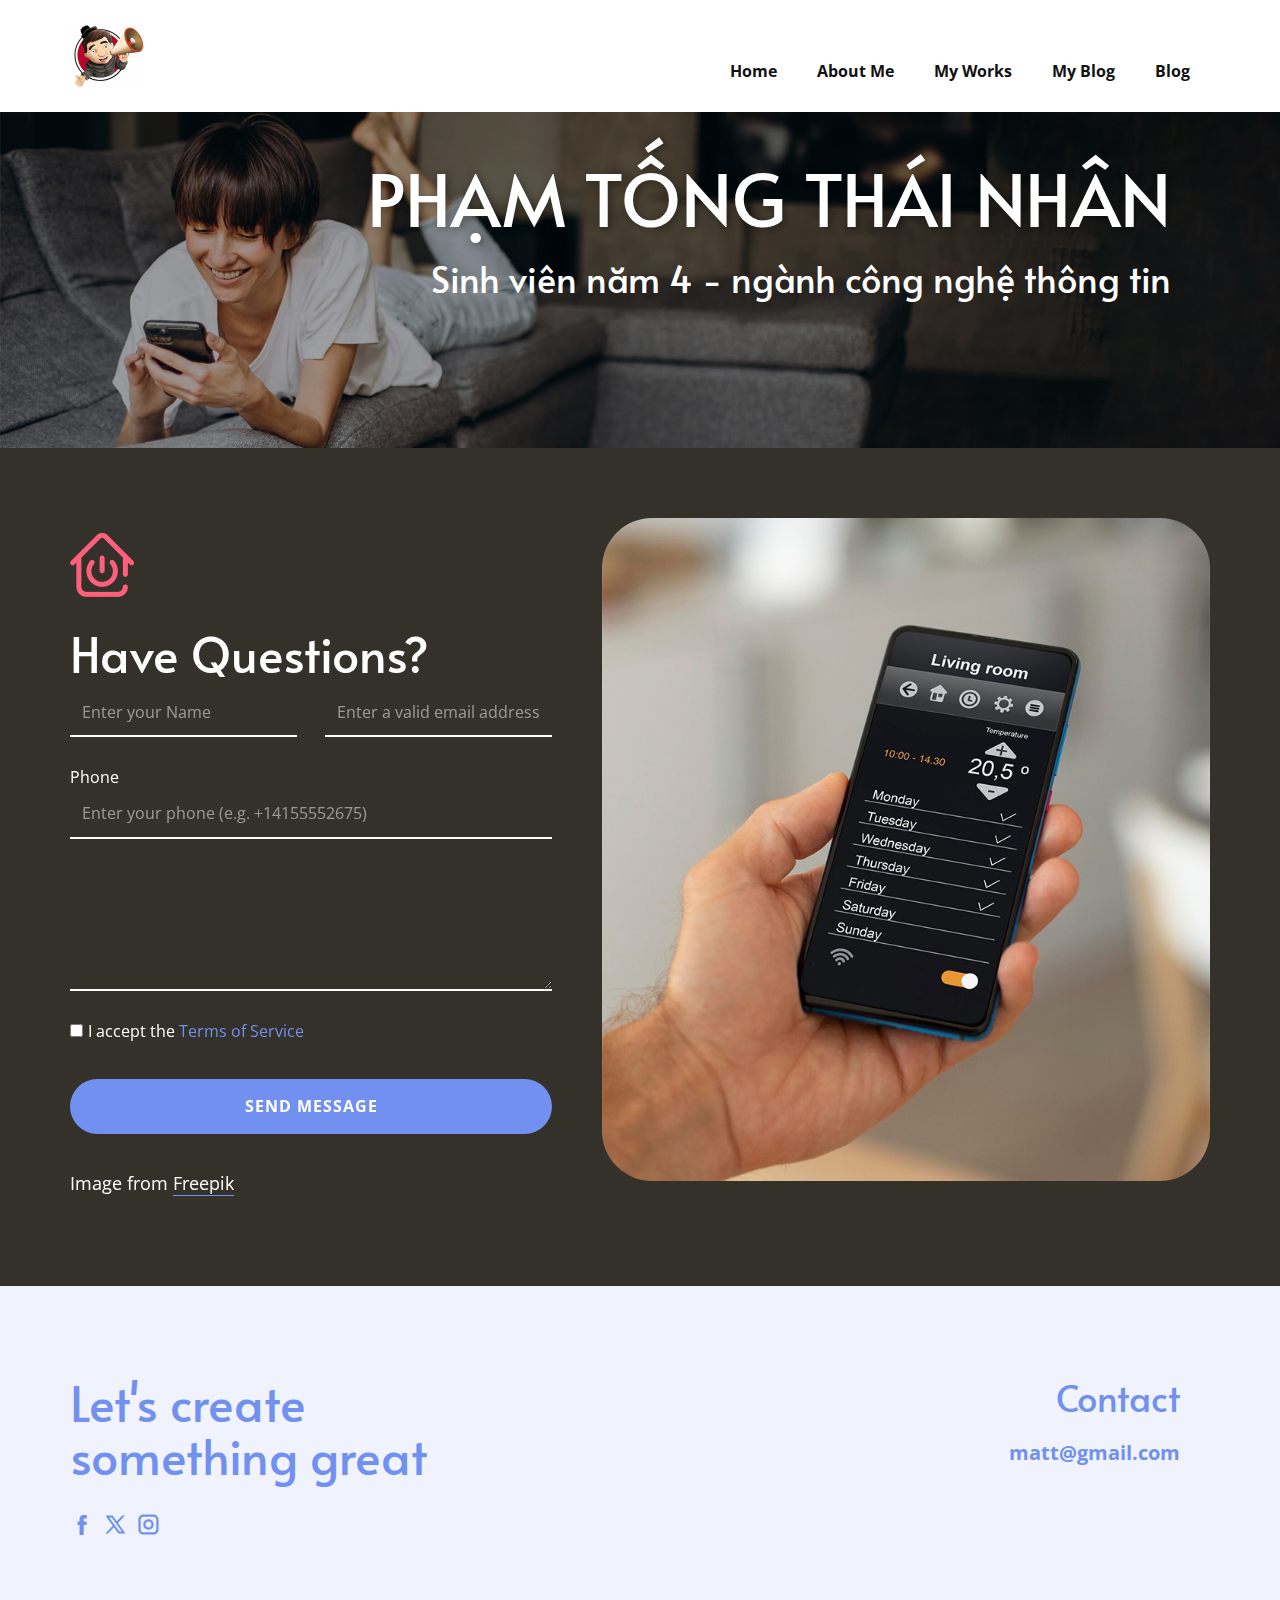
<file: Page-1.html>
<!DOCTYPE html>
<html style="font-size: 16px;" lang="en"><head>
    <meta name="viewport" content="width=device-width, initial-scale=1.0">
    <meta charset="utf-8">
    <meta name="keywords" content="Contact Us, ​Have Questions?">
    <meta name="description" content="">
    <title>Page 1</title>
    <link rel="stylesheet" href="nicepage.css" media="screen">
<link rel="stylesheet" href="Page-1.css" media="screen">
    <script class="u-script" type="text/javascript" src="jquery.js" defer=""></script>
    <script class="u-script" type="text/javascript" src="nicepage.js" defer=""></script>
    <meta name="generator" content="Nicepage 7.11.4, nicepage.com">
    
    
    
    
    <link id="u-theme-google-font" rel="stylesheet" href="https://fonts.googleapis.com/css?family=Open+Sans:300,300i,400,400i,500,500i,600,600i,700,700i,800,800i|Alata:400">
    <script type="application/ld+json">{
		"@context": "http://schema.org",
		"@type": "Organization",
		"name": "",
		"logo": "images/b1dfc931c5c8d63eaf300b101d383ce3.jpg",
		"sameAs": [
				"https://facebook.com/name",
				"https://twitter.com/name",
				"https://instagram.com/name"
		]
}</script>
    <meta name="theme-color" content="#7190f0">
    <meta name="twitter:site" content="@">
    <meta name="twitter:card" content="summary_large_image">
    <meta name="twitter:title" content="Page 1">
    <meta name="twitter:description" content="">
    <meta property="og:title" content="Page 1">
    <meta property="og:type" content="website">
  <meta name="referrer" content="origin"><meta data-intl-tel-input-cdn-path="intlTelInput/"></head>
  <body data-path-to-root="./" data-include-products="false" class="u-body u-clearfix u-xl-mode" data-lang="en"><header class="u-clearfix u-header u-header" id="sec-d472"><div class="u-clearfix u-sheet u-valign-middle u-sheet-1">
        <a href="#" class="u-image u-logo u-image-1" data-image-width="591" data-image-height="527">
          <img src="images/b1dfc931c5c8d63eaf300b101d383ce3.jpg" class="u-logo-image u-logo-image-1">
        </a>
        <nav class="u-menu u-menu-one-level u-offcanvas u-menu-1" role="navigation" aria-label="Menu navigation">
          <div class="menu-collapse" style="font-size: 1rem; letter-spacing: 0px; font-weight: 700;">
            <a class="u-button-style u-custom-left-right-menu-spacing u-custom-padding-bottom u-custom-text-hover-color u-custom-top-bottom-menu-spacing u-hamburger-link u-nav-link u-text-active-palette-1-base u-text-hover-palette-2-base" href="#" tabindex="-1" aria-label="Open menu" aria-controls="5fca">
              <svg class="u-svg-link" viewBox="0 0 24 24"><use xlink:href="#menu-hamburger"></use></svg>
              <svg class="u-svg-content" version="1.1" id="menu-hamburger" viewBox="0 0 16 16" x="0px" y="0px" xmlns:xlink="http://www.w3.org/1999/xlink" xmlns="http://www.w3.org/2000/svg"><g><rect y="1" width="16" height="2"></rect><rect y="7" width="16" height="2"></rect><rect y="13" width="16" height="2"></rect>
</g></svg>
            </a>
          </div>
          <div class="u-custom-menu u-nav-container">
            <ul class="u-nav u-unstyled u-nav-1" role="menubar"><li role="none" class="u-nav-item"><a role="menuitem" class="u-button-style u-nav-link u-text-active-palette-1-base u-text-hover-palette-1-base" href="./" style="padding: 10px 20px;">Home</a>
</li><li role="none" class="u-nav-item"><a role="menuitem" class="u-button-style u-nav-link u-text-active-palette-1-base u-text-hover-palette-1-base" href="About.html" style="padding: 10px 20px;">About Me</a>
</li><li role="none" class="u-nav-item"><a role="menuitem" class="u-button-style u-nav-link u-text-active-palette-1-base u-text-hover-palette-1-base" href="Portfolio-Page.html" style="padding: 10px 20px;">My Works</a>
</li><li role="none" class="u-nav-item"><a role="menuitem" class="u-button-style u-nav-link u-text-active-palette-1-base u-text-hover-palette-1-base" href="Blog.html" style="padding: 10px 20px;">My Blog</a>
</li><li role="none" class="u-nav-item"><a role="menuitem" class="u-button-style u-nav-link u-text-active-palette-1-base u-text-hover-palette-1-base" href="blog/blog.html" style="padding: 10px 20px;">Blog</a>
</li></ul>
          </div>
          <div class="u-custom-menu u-nav-container-collapse" id="5fca" role="region" aria-label="Menu panel">
            <div class="u-black u-container-style u-inner-container-layout u-opacity u-opacity-95 u-sidenav">
              <div class="u-inner-container-layout u-sidenav-overflow">
                <div class="u-menu-close" tabindex="-1" aria-label="Close menu"></div>
                <ul class="u-align-center u-nav u-popupmenu-items u-unstyled u-nav-2" role="menubar"><li role="none" class="u-nav-item"><a role="menuitem" class="u-button-style u-nav-link" href="./">Home</a>
</li><li role="none" class="u-nav-item"><a role="menuitem" class="u-button-style u-nav-link" href="About.html">About Me</a>
</li><li role="none" class="u-nav-item"><a role="menuitem" class="u-button-style u-nav-link" href="Portfolio-Page.html">My Works</a>
</li><li role="none" class="u-nav-item"><a role="menuitem" class="u-button-style u-nav-link" href="Blog.html">My Blog</a>
</li><li role="none" class="u-nav-item"><a role="menuitem" class="u-button-style u-nav-link" href="blog/blog.html">Blog</a>
</li></ul>
              </div>
            </div>
            <div class="u-black u-menu-overlay u-opacity u-opacity-70"></div>
          </div>
        </nav>
      </div></header>
    <section class="u-clearfix u-image u-shading u-section-1" id="block-1">
      <div class="u-clearfix u-sheet u-valign-middle-lg u-valign-middle-md u-valign-middle-sm u-valign-middle-xs u-sheet-1">
        <h1 class="u-align-center u-text u-text-body-alt-color u-text-default u-text-1">PHẠM TỐNG THÁI NHÂN </h1>
        <h4 class="u-align-center u-text u-text-default u-text-2">Sinh viên năm 4 - ngành công nghệ thông tin </h4>
      </div>
    </section>
    <section class="u-clearfix u-container-align-center u-palette-3-dark-3 u-valign-middle-md u-section-2" id="sec-49b3">
      <div class="u-clearfix u-sheet u-valign-middle u-sheet-1">
        <div class="data-layout-selected u-clearfix u-expanded-width u-gutter-0 u-layout-wrap u-layout-wrap-1">
          <div class="u-layout">
            <div class="u-layout-row">
              <div class="u-container-style u-layout-cell u-size-28 u-layout-cell-1" data-animation-name="customAnimationIn" data-animation-duration="1000" data-animation-delay="200">
                <div class="u-container-layout u-valign-middle u-container-layout-1"><span class="u-file-icon u-icon u-text-palette-1-base u-icon-1"><img src="images/1295106-f7fb3b94.png" alt=""></span>
                  <h2 class="u-align-left u-text u-text-1"> Have Questions?</h2>
                  <div class="u-align-left u-form u-form-1">
                    <form action="https://forms.nicepagesrv.com/v2/form/process" class="u-clearfix u-form-spacing-28 u-form-vertical u-inner-form" style="padding: 0px;" source="email" name="form">
                      <div class="u-form-group u-form-name u-form-partition-factor-2">
                        <label for="name-5a14" class="u-form-control-hidden u-label">Name</label>
                        <input type="text" placeholder="Enter your Name" id="name-5a14" name="name" class="u-border-2 u-border-no-left u-border-no-right u-border-no-top u-border-white u-input u-input-rectangle u-none" required="">
                      </div>
                      <div class="u-form-email u-form-group u-form-partition-factor-2">
                        <label for="email-5a14" class="u-form-control-hidden u-label">Email</label>
                        <input type="email" placeholder="Enter a valid email address" id="email-5a14" name="email" class="u-border-2 u-border-no-left u-border-no-right u-border-no-top u-border-white u-input u-input-rectangle u-none" required="">
                      </div>
                      <div class="u-form-group u-form-phone u-form-group-3">
                        <label for="phone-838e" class="u-label">Phone</label>
                        <input type="tel" pattern="\+?\d{0,3}[\s\(\-]?([0-9]{2,3})[\s\)\-]?([\s\-]?)([0-9]{3})[\s\-]?([0-9]{2})[\s\-]?([0-9]{2})" placeholder="Enter your phone (e.g. +14155552675)" id="phone-838e" name="phone" class="u-border-2 u-border-no-left u-border-no-right u-border-no-top u-border-white u-input u-input-rectangle u-none" required="">
                      </div>
                      <div class="u-form-group u-form-message">
                        <label for="message-5a14" class="u-form-control-hidden u-label">Message</label>
                        <textarea placeholder="" rows="4" cols="50" id="message-5a14" name="message" class="u-border-2 u-border-no-left u-border-no-right u-border-no-top u-border-white u-input u-input-rectangle u-none" required=""></textarea>
                      </div>
                      <div class="u-form-agree u-form-group">
                        <label class="u-field-label" style=""></label>
                        <input type="checkbox" id="agree-5f06" name="agree" class="u-agree-checkbox u-field-input" required="">
                        <label for="agree-5f06" class="u-agree-label u-field-label">I accept the <a class="u-active-none u-border-none u-btn u-button-link u-button-style u-hover-none u-none u-text-palette-1-base u-btn-1" href="#">Terms of Service</a>
                        </label>
                      </div>
                      <div class="u-align-left u-form-group u-form-submit">
                        <a href="#" class="u-active-white u-border-none u-btn u-btn-round u-btn-submit u-button-style u-hover-white u-palette-1-base u-radius-50 u-btn-2"> Send Message</a>
                        <input type="submit" value="submit" class="u-form-control-hidden">
                      </div>
                      <div class="u-form-send-message u-form-send-success">Thank you! Your message has been sent.</div>
                      <div class="u-form-send-error u-form-send-message">Unable to send your message. Please fix errors then try again.</div>
                      <input type="hidden" value="" name="recaptchaResponse">
                      <input type="hidden" name="formServices" value="a78b1e76-dc63-659e-bec6-22ebc0dc2cd7">
                    </form>
                  </div>
                  <p class="u-align-left u-text u-text-2">Image from <a href="https://www.freepik.com/" class="u-active-none u-border-1 u-border-active-white u-border-hover-white u-border-no-left u-border-no-right u-border-no-top u-border-palette-1-base u-btn u-button-link u-button-style u-hover-none u-none u-text-body-alt-color u-btn-3" target="_blank" data-animation-name="" data-animation-duration="0" data-animation-delay="0" data-animation-direction="">Freepik</a>
                  </p>
                </div>
              </div>
              <div class="u-container-style u-layout-cell u-size-32 u-layout-cell-2" data-animation-name="customAnimationIn" data-animation-duration="1000" data-animation-delay="200">
                <div class="u-container-layout u-container-layout-2">
                  <img class="u-expanded-width u-image u-image-round u-radius u-image-1" src="images/smart-home.jpg" alt="" data-image-width="800" data-image-height="1116">
                </div>
              </div>
            </div>
          </div>
        </div>
      </div>
    </section>
    
    
    
    <footer class="u-align-center u-clearfix u-container-align-center u-footer u-palette-1-light-3 u-footer" id="sec-fb34"><div class="u-clearfix u-sheet u-valign-middle u-sheet-1">
        <div class="data-layout-selected u-clearfix u-expanded-width u-layout-wrap u-layout-wrap-1">
          <div class="u-layout">
            <div class="u-layout-row">
              <div class="u-container-align-left u-container-style u-layout-cell u-size-26-lg u-size-26-xl u-size-60-md u-size-60-sm u-size-60-xs u-layout-cell-1">
                <div class="u-container-layout u-valign-top u-container-layout-1">
                  <h2 class="u-align-left u-text u-text-default u-text-palette-1-base u-text-1"> Let's create something great</h2>
                  <div class="u-social-icons u-social-icons-1">
                    <a class="u-social-url" title="facebook" target="_blank" href="https://facebook.com/name"><span class="u-icon u-social-facebook u-social-icon u-text-palette-1-base u-icon-1"><svg class="u-svg-link" preserveAspectRatio="xMidYMin slice" viewBox="0 0 112 112" style=""><use xlink:href="#svg-32ea"></use></svg><svg class="u-svg-content" viewBox="0 0 112 112" x="0" y="0" id="svg-32ea"><path fill="currentColor" d="M75.5,28.8H65.4c-1.5,0-4,0.9-4,4.3v9.4h13.9l-1.5,15.8H61.4v45.1H42.8V58.3h-8.8V42.4h8.8V32.2
c0-7.4,3.4-18.8,18.8-18.8h13.8v15.4H75.5z"></path></svg></span>
                    </a>
                    <a class="u-social-url" title="twitter" target="_blank" href="https://twitter.com/name"><span class="u-icon u-social-icon u-social-twitter u-text-palette-1-base u-icon-2"><svg class="u-svg-link" preserveAspectRatio="xMidYMin slice" viewBox="0 0 112.2 112.2" style=""><use xlink:href="#svg-5ad2"></use></svg><svg class="u-svg-content" viewBox="0 0 112.2 112.2" x="0px" y="0px" id="svg-5ad2"><path d="M67.1,49.1L98.6,16h-12L62,42L43.2,16H11l32.8,45.2L11,96h11.6l26.3-27.7L69.1,96H101L67.1,49.1z M55,61.9l-5.1-7L27.5,24.4
	h11.4l17.3,23.8l5.1,7.1l23.4,32.2H73.8L55,61.9z"></path></svg></span>
                    </a>
                    <a class="u-social-url" title="instagram" target="_blank" href="https://instagram.com/name"><span class="u-icon u-social-icon u-social-instagram u-text-palette-1-base u-icon-3"><svg class="u-svg-link" preserveAspectRatio="xMidYMin slice" viewBox="0 0 112 112" style=""><use xlink:href="#svg-1d51"></use></svg><svg class="u-svg-content" viewBox="0 0 112 112" x="0" y="0" id="svg-1d51"><path fill="currentColor" d="M55.9,32.9c-12.8,0-23.2,10.4-23.2,23.2s10.4,23.2,23.2,23.2s23.2-10.4,23.2-23.2S68.7,32.9,55.9,32.9z
	 M55.9,69.4c-7.4,0-13.3-6-13.3-13.3c-0.1-7.4,6-13.3,13.3-13.3s13.3,6,13.3,13.3C69.3,63.5,63.3,69.4,55.9,69.4z"></path><path fill="currentColor" d="M78.2,11H33.5C21,11,10.8,21.3,10.8,33.7v44.7c0,12.6,10.2,22.8,22.7,22.8h44.7c12.6,0,22.7-10.2,22.7-22.7
	V33.7C100.8,21.1,90.6,11,78.2,11z M91,78.4c0,7.1-5.8,12.8-12.8,12.8H33.5c-7.1,0-12.8-5.8-12.8-12.8V33.7
	c0-7.1,5.8-12.8,12.8-12.8h44.7c7.1,0,12.8,5.8,12.8,12.8V78.4z"></path></svg></span>
                    </a>
                  </div>
                </div>
              </div>
              <div class="u-container-align-left-md u-container-align-left-sm u-container-align-left-xs u-container-style u-layout-cell u-size-34-lg u-size-34-xl u-size-60-md u-size-60-sm u-size-60-xs u-layout-cell-2">
                <div class="u-container-layout u-container-layout-2">
                  <h3 class="u-align-left-md u-align-left-sm u-align-left-xs u-text u-text-default u-text-palette-1-base u-text-2">Contact</h3>
                  <a href="#" class="u-active-none u-align-left-md u-align-left-sm u-align-left-xs u-border-none u-btn u-button-link u-button-style u-hover-none u-none u-text-palette-1-base u-btn-1">matt@gmail.com</a>
                </div>
              </div>
            </div>
          </div>
        </div>
      </div></footer>
    <section class="u-backlink u-clearfix u-grey-80"></section>
  
</body></html>
</file>
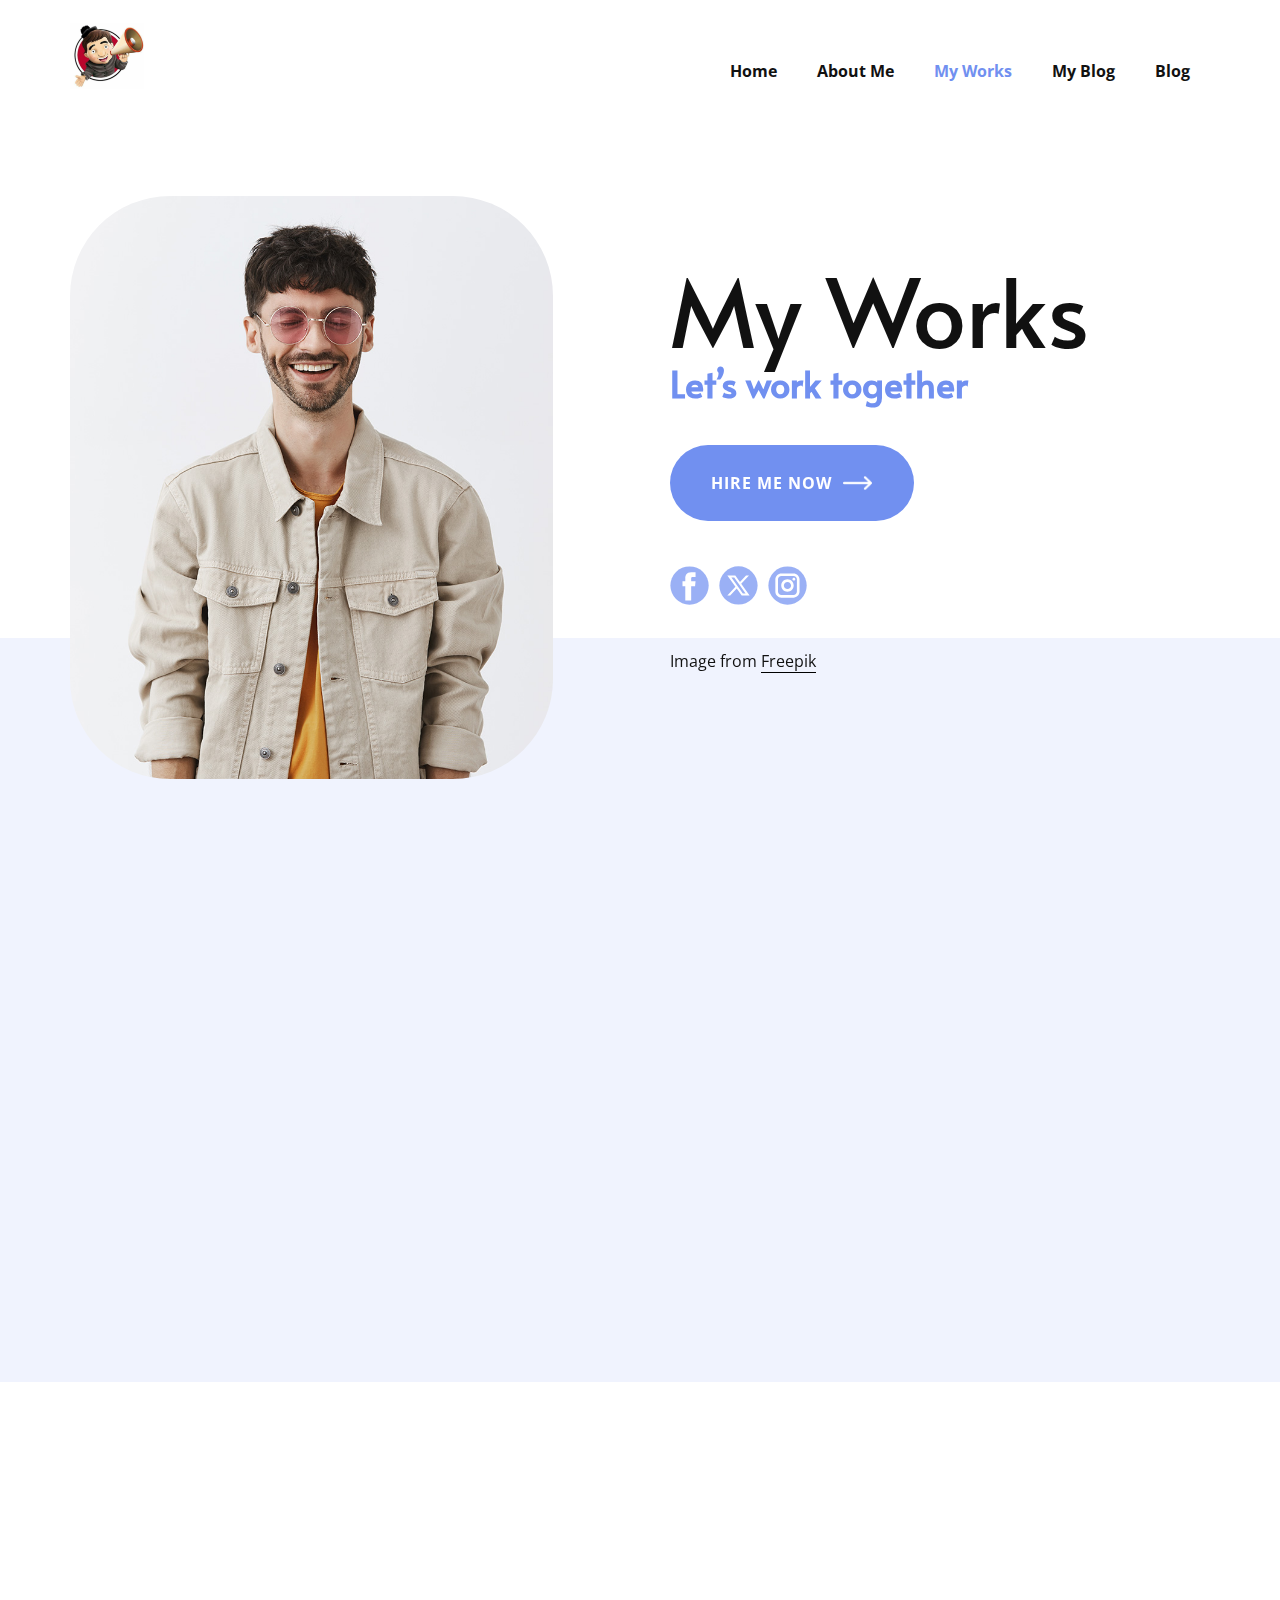
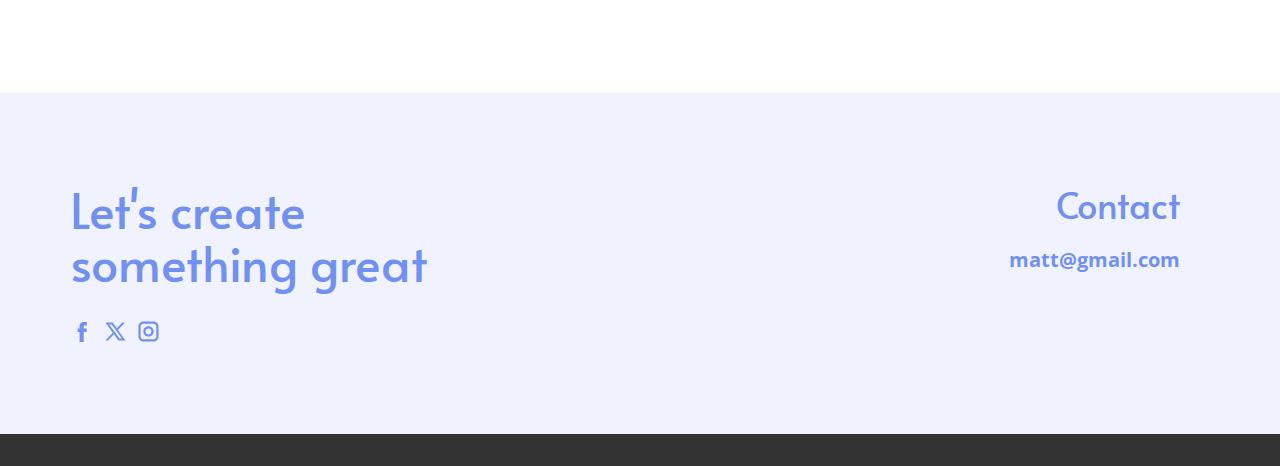
<file: Portfolio-Page.html>
<!DOCTYPE html>
<html style="font-size: 16px;" lang="en"><head>
    <meta name="viewport" content="width=device-width, initial-scale=1.0">
    <meta charset="utf-8">
    <meta name="keywords" content="My Works, ​My Works Skills, ​My Works, ​Get in Touch">
    <meta name="description" content="">
    <title>Portfolio Page</title>
    <link rel="stylesheet" href="nicepage.css" media="screen">
<link rel="stylesheet" href="Portfolio-Page.css" media="screen">
    <script class="u-script" type="text/javascript" src="jquery.js" defer=""></script>
    <script class="u-script" type="text/javascript" src="nicepage.js" defer=""></script>
    <meta name="generator" content="Nicepage 7.11.4, nicepage.com">
    
    
    
    
    
    
    <link id="u-theme-google-font" rel="stylesheet" href="https://fonts.googleapis.com/css?family=Open+Sans:300,300i,400,400i,500,500i,600,600i,700,700i,800,800i|Alata:400">
    <script type="application/ld+json">{
		"@context": "http://schema.org",
		"@type": "Organization",
		"name": "",
		"logo": "images/b1dfc931c5c8d63eaf300b101d383ce3.jpg",
		"sameAs": [
				"https://facebook.com/name",
				"https://twitter.com/name",
				"https://instagram.com/name"
		]
}</script>
    <meta name="theme-color" content="#7190f0">
    <meta name="twitter:site" content="@">
    <meta name="twitter:card" content="summary_large_image">
    <meta name="twitter:title" content="Portfolio Page">
    <meta name="twitter:description" content="">
    <meta property="og:title" content="Portfolio Page">
    <meta property="og:type" content="website">
  <meta name="referrer" content="origin"><meta data-intl-tel-input-cdn-path="intlTelInput/"></head>
  <body data-path-to-root="./" data-include-products="false" class="u-body u-xl-mode" data-lang="en"><header class="u-clearfix u-header u-header" id="sec-d472"><div class="u-clearfix u-sheet u-valign-middle u-sheet-1">
        <a href="#" class="u-image u-logo u-image-1" data-image-width="591" data-image-height="527">
          <img src="images/b1dfc931c5c8d63eaf300b101d383ce3.jpg" class="u-logo-image u-logo-image-1">
        </a>
        <nav class="u-menu u-menu-one-level u-offcanvas u-menu-1" role="navigation" aria-label="Menu navigation">
          <div class="menu-collapse" style="font-size: 1rem; letter-spacing: 0px; font-weight: 700;">
            <a class="u-button-style u-custom-left-right-menu-spacing u-custom-padding-bottom u-custom-text-hover-color u-custom-top-bottom-menu-spacing u-hamburger-link u-nav-link u-text-active-palette-1-base u-text-hover-palette-2-base" href="#" tabindex="-1" aria-label="Open menu" aria-controls="5fca">
              <svg class="u-svg-link" viewBox="0 0 24 24"><use xlink:href="#menu-hamburger"></use></svg>
              <svg class="u-svg-content" version="1.1" id="menu-hamburger" viewBox="0 0 16 16" x="0px" y="0px" xmlns:xlink="http://www.w3.org/1999/xlink" xmlns="http://www.w3.org/2000/svg"><g><rect y="1" width="16" height="2"></rect><rect y="7" width="16" height="2"></rect><rect y="13" width="16" height="2"></rect>
</g></svg>
            </a>
          </div>
          <div class="u-custom-menu u-nav-container">
            <ul class="u-nav u-unstyled u-nav-1" role="menubar"><li role="none" class="u-nav-item"><a role="menuitem" class="u-button-style u-nav-link u-text-active-palette-1-base u-text-hover-palette-1-base" href="./" style="padding: 10px 20px;">Home</a>
</li><li role="none" class="u-nav-item"><a role="menuitem" class="u-button-style u-nav-link u-text-active-palette-1-base u-text-hover-palette-1-base" href="About.html" style="padding: 10px 20px;">About Me</a>
</li><li role="none" class="u-nav-item"><a role="menuitem" class="u-button-style u-nav-link u-text-active-palette-1-base u-text-hover-palette-1-base" href="Portfolio-Page.html" style="padding: 10px 20px;">My Works</a>
</li><li role="none" class="u-nav-item"><a role="menuitem" class="u-button-style u-nav-link u-text-active-palette-1-base u-text-hover-palette-1-base" href="Blog.html" style="padding: 10px 20px;">My Blog</a>
</li><li role="none" class="u-nav-item"><a role="menuitem" class="u-button-style u-nav-link u-text-active-palette-1-base u-text-hover-palette-1-base" href="blog/blog.html" style="padding: 10px 20px;">Blog</a>
</li></ul>
          </div>
          <div class="u-custom-menu u-nav-container-collapse" id="5fca" role="region" aria-label="Menu panel">
            <div class="u-black u-container-style u-inner-container-layout u-opacity u-opacity-95 u-sidenav">
              <div class="u-inner-container-layout u-sidenav-overflow">
                <div class="u-menu-close" tabindex="-1" aria-label="Close menu"></div>
                <ul class="u-align-center u-nav u-popupmenu-items u-unstyled u-nav-2" role="menubar"><li role="none" class="u-nav-item"><a role="menuitem" class="u-button-style u-nav-link" href="./">Home</a>
</li><li role="none" class="u-nav-item"><a role="menuitem" class="u-button-style u-nav-link" href="About.html">About Me</a>
</li><li role="none" class="u-nav-item"><a role="menuitem" class="u-button-style u-nav-link" href="Portfolio-Page.html">My Works</a>
</li><li role="none" class="u-nav-item"><a role="menuitem" class="u-button-style u-nav-link" href="Blog.html">My Blog</a>
</li><li role="none" class="u-nav-item"><a role="menuitem" class="u-button-style u-nav-link" href="blog/blog.html">Blog</a>
</li></ul>
              </div>
            </div>
            <div class="u-black u-menu-overlay u-opacity u-opacity-70"></div>
          </div>
        </nav>
      </div></header>
    <section class="u-clearfix u-container-align-center u-palette-1-light-3 u-section-1" id="sec-1163">
      <div class="u-expanded-width u-shape u-shape-rectangle u-white u-shape-1" data-animation-name="flipIn" data-animation-duration="1000" data-animation-delay="0" data-animation-direction="X"></div>
      <div class="custom-expanded data-layout-selected u-clearfix u-layout-wrap u-layout-wrap-1">
        <div class="u-layout">
          <div class="u-layout-row">
            <div class="u-container-align-left-lg u-container-align-left-xl u-container-style u-layout-cell u-size-30-lg u-size-30-xl u-size-60-md u-size-60-sm u-size-60-xs u-layout-cell-1">
              <div class="u-container-layout u-valign-bottom-lg u-valign-bottom-xl u-valign-top-md u-valign-top-sm u-valign-top-xs u-container-layout-1">
                <img class="u-image u-image-round u-radius u-image-1" src="images/stylish-handsome-guy-posing-against-7.jpg" alt="" data-image-width="800" data-image-height="1004" data-animation-name="customAnimationIn" data-animation-duration="1500" data-animation-delay="500" data-animation-direction="X">
              </div>
            </div>
            <div class="u-container-align-left u-container-style u-layout-cell u-size-30-lg u-size-30-xl u-size-60-md u-size-60-sm u-size-60-xs u-layout-cell-2" data-animation-name="customAnimationIn" data-animation-duration="1500" data-animation-delay="500">
              <div class="u-container-layout u-valign-top u-container-layout-2">
                <h1 class="u-align-left u-text u-text-1">My Works</h1>
                <h3 class="u-align-left u-text u-text-palette-1-base u-text-2"> Let’s work together</h3>
                <a href="#" class="u-align-left u-btn u-btn-round u-button-style u-hover-palette-1-light-1 u-palette-1-base u-radius u-btn-1"> Hire Me Now&nbsp;&nbsp;<span class="u-file-icon u-icon u-text-white u-icon-1"><img src="images/545682-1ca20afc.png" alt=""></span>
                </a>
                <div class="u-social-icons u-spacing-10 u-social-icons-1">
                  <a class="u-social-url" title="facebook" target="_blank" href="https://facebook.com/name"><span class="u-icon u-social-facebook u-social-icon u-text-palette-1-light-1 u-icon-2"><svg class="u-svg-link" preserveAspectRatio="xMidYMin slice" viewBox="0 0 112 112" style=""><use xlink:href="#svg-9037"></use></svg><svg class="u-svg-content" viewBox="0 0 112 112" x="0" y="0" id="svg-9037"><circle fill="currentColor" cx="56.1" cy="56.1" r="55"></circle><path fill="#FFFFFF" d="M73.5,31.6h-9.1c-1.4,0-3.6,0.8-3.6,3.9v8.5h12.6L72,58.3H60.8v40.8H43.9V58.3h-8V43.9h8v-9.2
c0-6.7,3.1-17,17-17h12.5v13.9H73.5z"></path></svg></span>
                  </a>
                  <a class="u-social-url" title="twitter" target="_blank" href="https://twitter.com/name"><span class="u-icon u-social-icon u-social-twitter u-text-palette-1-light-1 u-icon-3"><svg class="u-svg-link" preserveAspectRatio="xMidYMin slice" viewBox="0 0 112.2 112.2" style=""><use xlink:href="#svg-8b83"></use></svg><svg class="u-svg-content" viewBox="0 0 112.2 112.2" x="0px" y="0px" id="svg-8b83"><circle fill="currentColor" cx="56" cy="56" r="55"></circle><path fill="#FFFFFF" d="M63.9,51l22.4-24h-8.6L60.3,45.9L46.9,27H24l23.3,32.8L24,85h8.2L51,64.9L65.3,85H88L63.9,51z M55.3,60.2
l-3.7-5.1L35.7,33.1h8.1l12.3,17.2l3.7,5.1l16.6,23.4h-7.8L55.3,60.2z"></path></svg></span>
                  </a>
                  <a class="u-social-url" title="instagram" target="_blank" href="https://instagram.com/name"><span class="u-icon u-social-icon u-social-instagram u-text-palette-1-light-1 u-icon-4"><svg class="u-svg-link" preserveAspectRatio="xMidYMin slice" viewBox="0 0 112 112" style=""><use xlink:href="#svg-35fc"></use></svg><svg class="u-svg-content" viewBox="0 0 112 112" x="0" y="0" id="svg-35fc"><circle fill="currentColor" cx="56.1" cy="56.1" r="55"></circle><path fill="#FFFFFF" d="M55.9,38.2c-9.9,0-17.9,8-17.9,17.9C38,66,46,74,55.9,74c9.9,0,17.9-8,17.9-17.9C73.8,46.2,65.8,38.2,55.9,38.2
z M55.9,66.4c-5.7,0-10.3-4.6-10.3-10.3c-0.1-5.7,4.6-10.3,10.3-10.3c5.7,0,10.3,4.6,10.3,10.3C66.2,61.8,61.6,66.4,55.9,66.4z"></path><path fill="#FFFFFF" d="M74.3,33.5c-2.3,0-4.2,1.9-4.2,4.2s1.9,4.2,4.2,4.2s4.2-1.9,4.2-4.2S76.6,33.5,74.3,33.5z"></path><path fill="#FFFFFF" d="M73.1,21.3H38.6c-9.7,0-17.5,7.9-17.5,17.5v34.5c0,9.7,7.9,17.6,17.5,17.6h34.5c9.7,0,17.5-7.9,17.5-17.5V38.8
C90.6,29.1,82.7,21.3,73.1,21.3z M83,73.3c0,5.5-4.5,9.9-9.9,9.9H38.6c-5.5,0-9.9-4.5-9.9-9.9V38.8c0-5.5,4.5-9.9,9.9-9.9h34.5
c5.5,0,9.9,4.5,9.9,9.9V73.3z"></path></svg></span>
                  </a>
                </div>
                <p class="u-align-left u-text u-text-default u-text-3">Image from&nbsp;<a href="https://freepik.com/photos/people" class="u-border-1 u-border-active-palette-1-base u-border-black u-border-hover-palette-1-base u-border-no-left u-border-no-right u-border-no-top u-btn u-button-link u-button-style u-none u-text-body-color u-btn-2" data-animation-name="" data-animation-duration="0" data-animation-delay="0" data-animation-direction="">Freepik</a>
                </p>
              </div>
            </div>
          </div>
        </div>
      </div>
    </section>
    <section class="u-align-center u-clearfix u-container-align-center u-palette-1-light-3 u-section-2" id="carousel_7a9f">
      
      
      
      
      
      
      
      
      
      
      <div class="u-clearfix u-sheet u-valign-middle u-sheet-1">
        <h2 class="u-align-center u-text u-text-body-color u-text-default u-text-1" data-animation-name="customAnimationIn" data-animation-duration="1500" data-animation-delay="500"> My Works Skills</h2>
        <div class="custom-expanded u-list u-list-1">
          <div class="u-repeater u-repeater-1">
            <div class="u-align-center u-container-align-center u-container-style u-list-item u-palette-1-base u-radius u-repeater-item u-shape-round u-video-cover u-list-item-1" data-animation-direction="Up" data-animation-name="customAnimationIn" data-animation-duration="1500">
              <div class="u-container-layout u-similar-container u-valign-top u-container-layout-1"><span class="u-align-center u-file-icon u-icon u-icon-1" data-animation-name="" data-animation-duration="0" data-animation-delay="0" data-animation-direction=""><img src="images/77.png" alt=""></span>
                <h4 class="u-align-center u-text u-text-default u-text-2">Figma</h4>
                <p class="u-align-center u-text u-text-default u-text-3"> Sample text. Click to select the Text Element.</p>
              </div>
            </div>
            <div class="u-align-center u-container-align-center u-container-style u-list-item u-palette-1-base u-radius u-repeater-item u-shape-round u-video-cover u-list-item-2" data-animation-name="customAnimationIn" data-animation-duration="1500">
              <div class="u-container-layout u-similar-container u-valign-top u-container-layout-2"><span class="u-align-center u-file-icon u-icon u-icon-2" data-animation-name="" data-animation-duration="0" data-animation-delay="0" data-animation-direction=""><img src="images/wordpress_white.png" alt=""></span>
                <h4 class="u-align-center u-text u-text-default u-text-4"> WordPress</h4>
                <p class="u-align-center u-text u-text-default u-text-5">Sample text. Click to select the Text Element.</p>
              </div>
            </div>
            <div class="u-align-center u-container-align-center u-container-style u-list-item u-palette-1-base u-radius u-repeater-item u-shape-round u-video-cover u-list-item-3" data-animation-direction="Up" data-animation-name="customAnimationIn" data-animation-duration="1500">
              <div class="u-container-layout u-similar-container u-valign-top u-container-layout-3"><span class="u-align-center u-file-icon u-icon u-icon-3" data-animation-name="" data-animation-duration="0" data-animation-delay="0" data-animation-direction=""><img src="images/react_white.png" alt=""></span>
                <h4 class="u-align-center u-text u-text-default u-text-6"> React.js</h4>
                <p class="u-align-center u-text u-text-default u-text-7">Sample text. Click to select the Text Element.</p>
              </div>
            </div>
            <div class="u-align-center u-container-align-center u-container-style u-list-item u-palette-1-base u-radius u-repeater-item u-shape-round u-video-cover u-list-item-4" data-animation-direction="Up" data-animation-name="customAnimationIn" data-animation-duration="1500">
              <div class="u-container-layout u-similar-container u-valign-top u-container-layout-4"><span class="u-align-center u-file-icon u-icon u-icon-4" data-animation-name="" data-animation-duration="0" data-animation-delay="0" data-animation-direction=""><img src="images/html_white.png" alt=""></span>
                <h4 class="u-align-center u-text u-text-default u-text-8"> HTML</h4>
                <p class="u-align-center u-text u-text-default u-text-9">Sample text. Click to select the Text Element.</p>
              </div>
            </div>
          </div>
        </div>
      </div>
    </section>
    <section class="u-clearfix u-container-align-center u-section-3" id="carousel_733a">
      <div class="u-clearfix u-sheet u-valign-middle u-sheet-1">
        <h2 class="u-align-center u-text u-text-default u-text-1" data-animation-name="customAnimationIn" data-animation-duration="1500" data-animation-delay="0"> My Works</h2>
        <div class="u-expanded-width u-list u-list-1">
          <div class="u-repeater u-repeater-1">
            <div class="u-container-style u-list-item u-palette-1-base u-radius u-repeater-item u-shape-round u-list-item-1" data-animation-name="flipIn" data-animation-duration="1500" data-animation-direction="X" data-animation-delay="500">
              <div class="u-container-layout u-similar-container u-valign-top u-container-layout-1">
                <img class="u-expanded-width u-image u-image-round u-radius u-image-1" src="images/111.jpg" data-image-width="759" data-image-height="759">
                <h6 class="u-align-left u-text u-text-2"> Mobile App</h6>
                <h4 class="u-align-left u-text u-text-3">Happy Day App</h4>
              </div>
            </div>
            <div class="u-container-style u-list-item u-palette-1-base u-radius u-repeater-item u-shape-round u-list-item-2" data-animation-name="flipIn" data-animation-duration="1500" data-animation-direction="X" data-animation-delay="500">
              <div class="u-container-layout u-similar-container u-valign-top u-container-layout-2">
                <img class="u-expanded-width u-image u-image-round u-radius u-image-2" src="images/g4.jpg" data-image-width="759" data-image-height="759">
                <h6 class="u-align-left u-text u-text-4"> Mobile App</h6>
                <h4 class="u-align-left u-text u-text-5">Mountain App</h4>
              </div>
            </div>
            <div class="u-container-style u-list-item u-palette-1-base u-radius u-repeater-item u-shape-round u-list-item-3" data-animation-name="flipIn" data-animation-duration="1500" data-animation-direction="X" data-animation-delay="500">
              <div class="u-container-layout u-similar-container u-valign-top u-container-layout-3">
                <img class="u-expanded-width u-image u-image-round u-radius u-image-3" src="images/jhjh6.jpg" data-image-width="759" data-image-height="759">
                <h6 class="u-align-left u-text u-text-6">Web deisgn</h6>
                <h4 class="u-align-left u-text u-text-7">Recipes site</h4>
              </div>
            </div>
            <div class="u-container-style u-list-item u-palette-1-base u-radius u-repeater-item u-shape-round u-list-item-4" data-animation-name="flipIn" data-animation-duration="1500" data-animation-direction="X" data-animation-delay="500">
              <div class="u-container-layout u-similar-container u-valign-top u-container-layout-4">
                <img class="u-expanded-width u-image u-image-round u-radius u-image-4" src="images/rr2.jpg" data-image-width="759" data-image-height="759">
                <h6 class="u-align-left u-text u-text-8">stores</h6>
                <h4 class="u-align-left u-text u-text-9">Fashion Store</h4>
              </div>
            </div>
            <div class="u-container-style u-list-item u-palette-1-base u-radius u-repeater-item u-shape-round u-list-item-5" data-animation-name="flipIn" data-animation-duration="1500" data-animation-direction="X" data-animation-delay="500">
              <div class="u-container-layout u-similar-container u-valign-top u-container-layout-5">
                <img class="u-expanded-width u-image u-image-round u-radius u-image-5" src="images/hh5.jpg" data-image-width="759" data-image-height="759">
                <h6 class="u-align-left u-text u-text-10">web design</h6>
                <h4 class="u-align-left u-text u-text-11">Interior Studio</h4>
              </div>
            </div>
            <div class="u-container-style u-list-item u-palette-1-base u-radius u-repeater-item u-shape-round u-list-item-6" data-animation-name="flipIn" data-animation-duration="1500" data-animation-delay="500" data-animation-direction="X">
              <div class="u-container-layout u-similar-container u-valign-top u-container-layout-6">
                <img class="u-expanded-width u-image u-image-round u-radius u-image-6" src="images/jhjh688.jpg" data-image-width="759" data-image-height="759">
                <h6 class="u-align-left u-text u-text-12">web design</h6>
                <h4 class="u-align-left u-text u-text-13">Personal website</h4>
              </div>
            </div>
          </div>
        </div>
        <p class="u-align-center u-text u-text-default u-text-14" data-animation-name="customAnimationIn" data-animation-duration="1500" data-animation-delay="500">Image from <a href="https://www.freepik.com/" class="u-active-none u-border-1 u-border-active-palette-1-base u-border-grey-75 u-border-hover-palette-1-base u-border-no-left u-border-no-right u-border-no-top u-bottom-left-radius-0 u-bottom-right-radius-0 u-btn u-button-link u-button-style u-hover-none u-none u-radius-0 u-text-body-color u-top-left-radius-0 u-top-right-radius-0 u-btn-1" target="_blank">Freepik</a>
        </p>
      </div>
    </section>
    <section class="u-clearfix u-section-4" id="carousel_e5a0">
      <div class="u-clearfix u-sheet u-sheet-1">
        <div class="data-layout-selected u-clearfix u-expanded-width u-layout-wrap u-layout-wrap-1">
          <div class="u-layout">
            <div class="u-layout-row">
              <div class="u-align-left u-container-align-left u-container-style u-layout-cell u-size-30 u-white u-layout-cell-1" data-animation-name="customAnimationIn" data-animation-duration="1200" data-animation-delay="500">
                <div class="u-container-layout u-valign-middle u-container-layout-1">
                  <h2 class="u-align-left u-text u-text-1"> Get in Touch</h2>
                  <div class="u-align-left u-expanded-width-lg u-expanded-width-md u-expanded-width-sm u-expanded-width-xs u-form u-form-1">
                    <form action="https://forms.nicepagesrv.com/v2/form/process" class="u-clearfix u-form-spacing-28 u-form-vertical u-inner-form" style="padding: 0px;" source="email" name="form">
                      <div class="u-form-group u-form-name u-label-top">
                        <label for="name-5a14" class="u-label">Name</label>
                        <input type="text" placeholder="Enter your Name" id="name-5a14" name="name" class="u-border-2 u-border-grey-75 u-border-no-left u-border-no-right u-border-no-top u-input u-input-rectangle u-none u-input-1" required="">
                      </div>
                      <div class="u-form-email u-form-group u-label-top">
                        <label for="email-5a14" class="u-label">Email</label>
                        <input type="email" placeholder="Enter a valid email address" id="email-5a14" name="email" class="u-border-2 u-border-grey-75 u-border-no-left u-border-no-right u-border-no-top u-input u-input-rectangle u-none u-input-2" required="">
                      </div>
                      <div class="u-align-right u-form-group u-form-submit u-label-top">
                        <a href="#" class="u-active-black u-border-none u-btn u-btn-round u-btn-submit u-button-style u-hover-black u-palette-1-base u-radius u-text-active-white u-text-body-alt-color u-text-hover-white u-btn-1">Submit</a>
                        <input type="submit" value="submit" class="u-form-control-hidden">
                      </div>
                      <div class="u-form-send-message u-form-send-success">Thank you! Your message has been sent.</div>
                      <div class="u-form-send-error u-form-send-message">Unable to send your message. Please fix errors then try again.</div>
                      <input type="hidden" value="" name="recaptchaResponse">
                      <input type="hidden" name="formServices" value="">
                    </form>
                  </div>
                  <p class="u-align-left u-text u-text-default u-text-2">Image from <a href="#" class="u-border-1 u-border-active-palette-1-base u-border-black u-border-hover-palette-1-base u-border-no-left u-border-no-right u-border-no-top u-btn u-button-link u-button-style u-none u-text-body-color u-btn-2" data-animation-name="" data-animation-duration="0" data-animation-delay="0" data-animation-direction="">Freepik</a>
                  </p>
                </div>
              </div>
              <div class="u-container-align-center u-container-style u-layout-cell u-size-30 u-layout-cell-2" data-animation-name="customAnimationIn" data-animation-duration="1500" data-animation-delay="200" data-animation-direction="">
                <div class="u-container-layout u-valign-middle u-container-layout-2">
                  <img class="u-expanded-width u-image u-image-contain u-image-1" src="images/24770152_101.png" data-image-width="1000" data-image-height="1529">
                </div>
              </div>
            </div>
          </div>
        </div>
      </div>
    </section>
    
    
    
    <footer class="u-align-center u-clearfix u-container-align-center u-footer u-palette-1-light-3 u-footer" id="sec-fb34"><div class="u-clearfix u-sheet u-valign-middle u-sheet-1">
        <div class="data-layout-selected u-clearfix u-expanded-width u-layout-wrap u-layout-wrap-1">
          <div class="u-layout">
            <div class="u-layout-row">
              <div class="u-container-align-left u-container-style u-layout-cell u-size-26-lg u-size-26-xl u-size-60-md u-size-60-sm u-size-60-xs u-layout-cell-1">
                <div class="u-container-layout u-valign-top u-container-layout-1">
                  <h2 class="u-align-left u-text u-text-default u-text-palette-1-base u-text-1"> Let's create something great</h2>
                  <div class="u-social-icons u-social-icons-1">
                    <a class="u-social-url" title="facebook" target="_blank" href="https://facebook.com/name"><span class="u-icon u-social-facebook u-social-icon u-text-palette-1-base u-icon-1"><svg class="u-svg-link" preserveAspectRatio="xMidYMin slice" viewBox="0 0 112 112" style=""><use xlink:href="#svg-32ea"></use></svg><svg class="u-svg-content" viewBox="0 0 112 112" x="0" y="0" id="svg-32ea"><path fill="currentColor" d="M75.5,28.8H65.4c-1.5,0-4,0.9-4,4.3v9.4h13.9l-1.5,15.8H61.4v45.1H42.8V58.3h-8.8V42.4h8.8V32.2
c0-7.4,3.4-18.8,18.8-18.8h13.8v15.4H75.5z"></path></svg></span>
                    </a>
                    <a class="u-social-url" title="twitter" target="_blank" href="https://twitter.com/name"><span class="u-icon u-social-icon u-social-twitter u-text-palette-1-base u-icon-2"><svg class="u-svg-link" preserveAspectRatio="xMidYMin slice" viewBox="0 0 112.2 112.2" style=""><use xlink:href="#svg-5ad2"></use></svg><svg class="u-svg-content" viewBox="0 0 112.2 112.2" x="0px" y="0px" id="svg-5ad2"><path d="M67.1,49.1L98.6,16h-12L62,42L43.2,16H11l32.8,45.2L11,96h11.6l26.3-27.7L69.1,96H101L67.1,49.1z M55,61.9l-5.1-7L27.5,24.4
	h11.4l17.3,23.8l5.1,7.1l23.4,32.2H73.8L55,61.9z"></path></svg></span>
                    </a>
                    <a class="u-social-url" title="instagram" target="_blank" href="https://instagram.com/name"><span class="u-icon u-social-icon u-social-instagram u-text-palette-1-base u-icon-3"><svg class="u-svg-link" preserveAspectRatio="xMidYMin slice" viewBox="0 0 112 112" style=""><use xlink:href="#svg-1d51"></use></svg><svg class="u-svg-content" viewBox="0 0 112 112" x="0" y="0" id="svg-1d51"><path fill="currentColor" d="M55.9,32.9c-12.8,0-23.2,10.4-23.2,23.2s10.4,23.2,23.2,23.2s23.2-10.4,23.2-23.2S68.7,32.9,55.9,32.9z
	 M55.9,69.4c-7.4,0-13.3-6-13.3-13.3c-0.1-7.4,6-13.3,13.3-13.3s13.3,6,13.3,13.3C69.3,63.5,63.3,69.4,55.9,69.4z"></path><path fill="currentColor" d="M78.2,11H33.5C21,11,10.8,21.3,10.8,33.7v44.7c0,12.6,10.2,22.8,22.7,22.8h44.7c12.6,0,22.7-10.2,22.7-22.7
	V33.7C100.8,21.1,90.6,11,78.2,11z M91,78.4c0,7.1-5.8,12.8-12.8,12.8H33.5c-7.1,0-12.8-5.8-12.8-12.8V33.7
	c0-7.1,5.8-12.8,12.8-12.8h44.7c7.1,0,12.8,5.8,12.8,12.8V78.4z"></path></svg></span>
                    </a>
                  </div>
                </div>
              </div>
              <div class="u-container-align-left-md u-container-align-left-sm u-container-align-left-xs u-container-style u-layout-cell u-size-34-lg u-size-34-xl u-size-60-md u-size-60-sm u-size-60-xs u-layout-cell-2">
                <div class="u-container-layout u-container-layout-2">
                  <h3 class="u-align-left-md u-align-left-sm u-align-left-xs u-text u-text-default u-text-palette-1-base u-text-2">Contact</h3>
                  <a href="#" class="u-active-none u-align-left-md u-align-left-sm u-align-left-xs u-border-none u-btn u-button-link u-button-style u-hover-none u-none u-text-palette-1-base u-btn-1">matt@gmail.com</a>
                </div>
              </div>
            </div>
          </div>
        </div>
      </div></footer>
    <section class="u-backlink u-clearfix u-grey-80"></section>
  
</body></html>
</file>
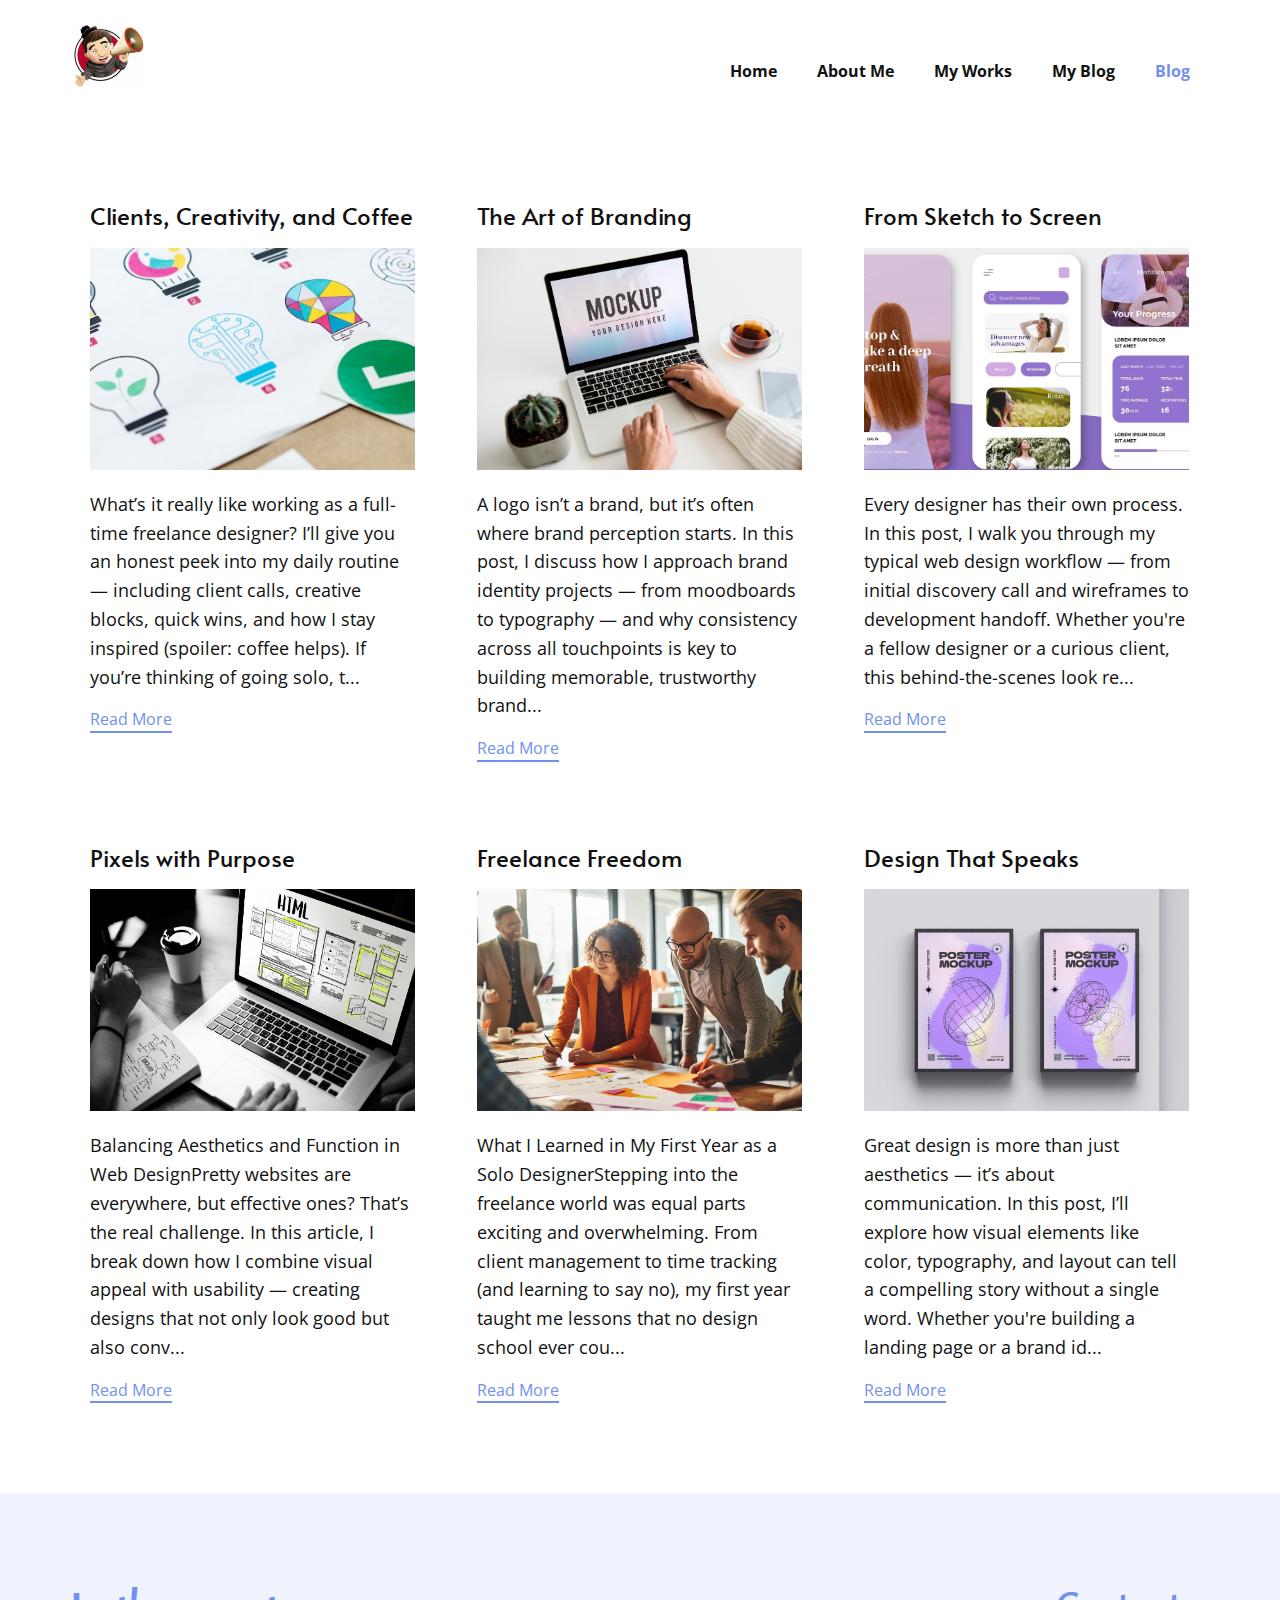
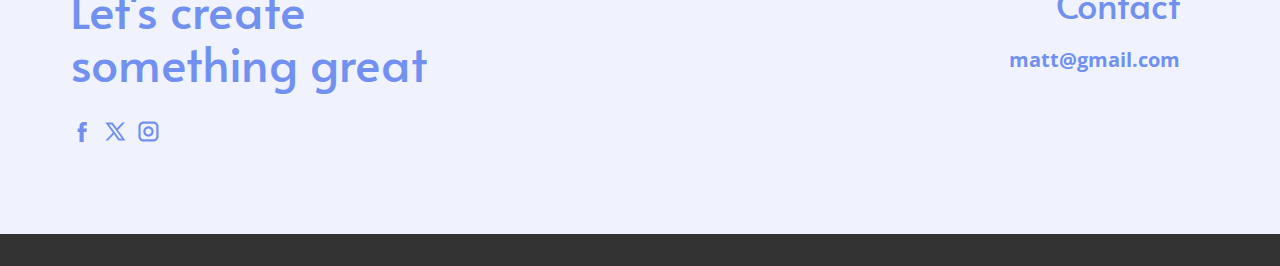
<file: blog/blog.html>
<!DOCTYPE html>
<html style="font-size: 16px;" lang="en"><head>
    <meta name="viewport" content="width=device-width, initial-scale=1.0">
    <meta charset="utf-8">
    <meta name="keywords" content="​Let's create something great">
    <meta name="description" content="">
    <title>Blog</title>
    <link rel="stylesheet" href="../nicepage.css" media="screen">
<link rel="stylesheet" href="../Blog-Template.css" media="screen">
    <script class="u-script" type="text/javascript" src="../jquery.js" defer=""></script>
    <script class="u-script" type="text/javascript" src="../nicepage.js" defer=""></script>
    <meta name="generator" content="Nicepage 7.11.4, nicepage.com">
    
    
    
    <link id="u-theme-google-font" rel="stylesheet" href="https://fonts.googleapis.com/css?family=Open+Sans:300,300i,400,400i,500,500i,600,600i,700,700i,800,800i|Alata:400">
    <script type="application/ld+json">{
		"@context": "http://schema.org",
		"@type": "Organization",
		"name": "",
		"logo": "images/b1dfc931c5c8d63eaf300b101d383ce3.jpg",
		"sameAs": [
				"https://facebook.com/name",
				"https://twitter.com/name",
				"https://instagram.com/name"
		]
}</script>
    <meta name="theme-color" content="#7190f0">
    <meta name="twitter:site" content="@">
    <meta name="twitter:card" content="summary_large_image">
    <meta name="twitter:title" content="Blog">
    <meta name="twitter:description" content="">
  <meta data-intl-tel-input-cdn-path="intlTelInput/"></head>
  <body data-path-to-root="../" data-include-products="false" class="u-body u-xl-mode" data-lang="en"><header class="u-clearfix u-header u-header" id="sec-d472"><div class="u-clearfix u-sheet u-valign-middle u-sheet-1">
        <a href="#" class="u-image u-logo u-image-1" data-image-width="591" data-image-height="527">
          <img src="../images/b1dfc931c5c8d63eaf300b101d383ce3.jpg" class="u-logo-image u-logo-image-1">
        </a>
        <nav class="u-menu u-menu-one-level u-offcanvas u-menu-1" role="navigation" aria-label="Menu navigation">
          <div class="menu-collapse" style="font-size: 1rem; letter-spacing: 0px; font-weight: 700;">
            <a class="u-button-style u-custom-left-right-menu-spacing u-custom-padding-bottom u-custom-text-hover-color u-custom-top-bottom-menu-spacing u-hamburger-link u-nav-link u-text-active-palette-1-base u-text-hover-palette-2-base" href="#" tabindex="-1" aria-label="Open menu" aria-controls="5fca">
              <svg class="u-svg-link" viewBox="0 0 24 24"><use xlink:href="#menu-hamburger"></use></svg>
              <svg class="u-svg-content" version="1.1" id="menu-hamburger" viewBox="0 0 16 16" x="0px" y="0px" xmlns:xlink="http://www.w3.org/1999/xlink" xmlns="http://www.w3.org/2000/svg"><g><rect y="1" width="16" height="2"></rect><rect y="7" width="16" height="2"></rect><rect y="13" width="16" height="2"></rect>
</g></svg>
            </a>
          </div>
          <div class="u-custom-menu u-nav-container">
            <ul class="u-nav u-unstyled u-nav-1" role="menubar"><li role="none" class="u-nav-item"><a role="menuitem" class="u-button-style u-nav-link u-text-active-palette-1-base u-text-hover-palette-1-base" href="../" style="padding: 10px 20px;">Home</a>
</li><li role="none" class="u-nav-item"><a role="menuitem" class="u-button-style u-nav-link u-text-active-palette-1-base u-text-hover-palette-1-base" href="../About.html" style="padding: 10px 20px;">About Me</a>
</li><li role="none" class="u-nav-item"><a role="menuitem" class="u-button-style u-nav-link u-text-active-palette-1-base u-text-hover-palette-1-base" href="../Portfolio-Page.html" style="padding: 10px 20px;">My Works</a>
</li><li role="none" class="u-nav-item"><a role="menuitem" class="u-button-style u-nav-link u-text-active-palette-1-base u-text-hover-palette-1-base" href="../Blog.html" style="padding: 10px 20px;">My Blog</a>
</li><li role="none" class="u-nav-item"><a role="menuitem" class="u-button-style u-nav-link u-text-active-palette-1-base u-text-hover-palette-1-base" href="../blog/blog.html" style="padding: 10px 20px;">Blog</a>
</li></ul>
          </div>
          <div class="u-custom-menu u-nav-container-collapse" id="5fca" role="region" aria-label="Menu panel">
            <div class="u-black u-container-style u-inner-container-layout u-opacity u-opacity-95 u-sidenav">
              <div class="u-inner-container-layout u-sidenav-overflow">
                <div class="u-menu-close" tabindex="-1" aria-label="Close menu"></div>
                <ul class="u-align-center u-nav u-popupmenu-items u-unstyled u-nav-2" role="menubar"><li role="none" class="u-nav-item"><a role="menuitem" class="u-button-style u-nav-link" href="../">Home</a>
</li><li role="none" class="u-nav-item"><a role="menuitem" class="u-button-style u-nav-link" href="../About.html">About Me</a>
</li><li role="none" class="u-nav-item"><a role="menuitem" class="u-button-style u-nav-link" href="../Portfolio-Page.html">My Works</a>
</li><li role="none" class="u-nav-item"><a role="menuitem" class="u-button-style u-nav-link" href="../Blog.html">My Blog</a>
</li><li role="none" class="u-nav-item"><a role="menuitem" class="u-button-style u-nav-link" href="../blog/blog.html">Blog</a>
</li></ul>
              </div>
            </div>
            <div class="u-black u-menu-overlay u-opacity u-opacity-70"></div>
          </div>
        </nav>
      </div></header>
    <section class="u-clearfix u-section-1" id="block-1">
      <div class="u-clearfix u-sheet u-valign-middle u-sheet-1"><!--blog--><!--blog_options_json--><!--{"type":"Recent","source":"","tags":"","count":""}--><!--/blog_options_json-->
        <div class="u-blog u-expanded-width u-repeater u-repeater-1" data-blog-id="blog-1"><!--blog_post-->
          <div class="u-blog-post u-container-style u-repeater-item u-white u-repeater-item-1">
            <div class="u-container-layout u-similar-container u-valign-top u-container-layout-1"><!--blog_post_header-->
              <h4 class="u-blog-control u-text u-text-1">
                <a class="u-post-header-link" href="../blog/clients-creativity-and-coffee.html">Clients, Creativity, and Coffee</a>
              </h4><!--/blog_post_header--><!--blog_post_image-->
              <img alt="" class="u-blog-control u-expanded-width u-image u-image-default u-image-1" src="../images/34523.jpg" data-href="../blog/clients-creativity-and-coffee.html"><!--/blog_post_image--><!--blog_post_content-->
              <div class="u-blog-control u-post-content u-text u-text-2 fr-view">What’s it really like working as a full-time freelance designer? I’ll give you an honest peek into my daily routine — including client calls, creative blocks, quick wins, and how I stay inspired (spoiler: coffee helps). If you’re thinking of going solo, t...</div><!--/blog_post_content--><!--blog_post_readmore-->
              <a href="../blog/clients-creativity-and-coffee.html" class="u-blog-control u-border-2 u-border-palette-1-base u-btn u-btn-rectangle u-button-style u-none u-btn-1"><!--blog_post_readmore_content--><!--options_json--><!--{"content":"","defaultValue":"Read More"}--><!--/options_json-->Read More<!--/blog_post_readmore_content--></a><!--/blog_post_readmore-->
            </div>
          </div><div class="u-blog-post u-container-style u-repeater-item u-video-cover u-white">
            <div class="u-container-layout u-similar-container u-valign-top u-container-layout-2"><!--blog_post_header-->
              <h4 class="u-blog-control u-text u-text-3">
                <a class="u-post-header-link" href="../blog/the-art-of-branding.html">The Art of Branding</a>
              </h4><!--/blog_post_header--><!--blog_post_image-->
              <img alt="" class="u-blog-control u-expanded-width u-image u-image-default u-image-2" src="../images/57335.jpg" data-href="../blog/the-art-of-branding.html"><!--/blog_post_image--><!--blog_post_content-->
              <div class="u-blog-control u-post-content u-text u-text-4 fr-view">A logo isn’t a brand, but it’s often where brand perception starts. In this post, I discuss how I approach brand identity projects — from moodboards to typography — and why consistency across all touchpoints is key to building memorable, trustworthy brand...</div><!--/blog_post_content--><!--blog_post_readmore-->
              <a href="../blog/the-art-of-branding.html" class="u-blog-control u-border-2 u-border-palette-1-base u-btn u-btn-rectangle u-button-style u-none u-btn-2"><!--blog_post_readmore_content--><!--options_json--><!--{"content":"","defaultValue":"Read More"}--><!--/options_json-->Read More<!--/blog_post_readmore_content--></a><!--/blog_post_readmore-->
            </div>
          </div><div class="u-blog-post u-container-style u-repeater-item u-video-cover u-white">
            <div class="u-container-layout u-similar-container u-valign-top u-container-layout-3"><!--blog_post_header-->
              <h4 class="u-blog-control u-text u-text-5">
                <a class="u-post-header-link" href="../blog/from-sketch-to-screen.html">From Sketch to Screen</a>
              </h4><!--/blog_post_header--><!--blog_post_image-->
              <img alt="" class="u-blog-control u-expanded-width u-image u-image-default u-image-3" src="../images/878.jpg" data-href="../blog/from-sketch-to-screen.html"><!--/blog_post_image--><!--blog_post_content-->
              <div class="u-blog-control u-post-content u-text u-text-6 fr-view">Every designer has their own process. In this post, I walk you through my typical web design workflow — from initial discovery call and wireframes to development handoff. Whether you're a fellow designer or a curious client, this behind-the-scenes look re...</div><!--/blog_post_content--><!--blog_post_readmore-->
              <a href="../blog/from-sketch-to-screen.html" class="u-blog-control u-border-2 u-border-palette-1-base u-btn u-btn-rectangle u-button-style u-none u-btn-3"><!--blog_post_readmore_content--><!--options_json--><!--{"content":"","defaultValue":"Read More"}--><!--/options_json-->Read More<!--/blog_post_readmore_content--></a><!--/blog_post_readmore-->
            </div>
          </div><div class="u-blog-post u-container-style u-repeater-item u-white u-repeater-item-1">
            <div class="u-container-layout u-similar-container u-valign-top u-container-layout-1"><!--blog_post_header-->
              <h4 class="u-blog-control u-text u-text-1">
                <a class="u-post-header-link" href="../blog/pixels-with-purpose.html">Pixels with Purpose</a>
              </h4><!--/blog_post_header--><!--blog_post_image-->
              <img alt="" class="u-blog-control u-expanded-width u-image u-image-default u-image-1" src="../images/rtrr9.jpg" data-href="../blog/pixels-with-purpose.html"><!--/blog_post_image--><!--blog_post_content-->
              <div class="u-blog-control u-post-content u-text u-text-2 fr-view">Balancing Aesthetics and Function in Web DesignPretty websites are everywhere, but effective ones? That’s the real challenge. In this article, I break down how I combine visual appeal with usability — creating designs that not only look good but also conv...</div><!--/blog_post_content--><!--blog_post_readmore-->
              <a href="../blog/pixels-with-purpose.html" class="u-blog-control u-border-2 u-border-palette-1-base u-btn u-btn-rectangle u-button-style u-none u-btn-1"><!--blog_post_readmore_content--><!--options_json--><!--{"content":"","defaultValue":"Read More"}--><!--/options_json-->Read More<!--/blog_post_readmore_content--></a><!--/blog_post_readmore-->
            </div>
          </div><div class="u-blog-post u-container-style u-repeater-item u-video-cover u-white">
            <div class="u-container-layout u-similar-container u-valign-top u-container-layout-2"><!--blog_post_header-->
              <h4 class="u-blog-control u-text u-text-3">
                <a class="u-post-header-link" href="../blog/freelance-freedom.html">Freelance Freedom</a>
              </h4><!--/blog_post_header--><!--blog_post_image-->
              <img alt="" class="u-blog-control u-expanded-width u-image u-image-default u-image-2" src="../images/4672374.jpg" data-href="../blog/freelance-freedom.html"><!--/blog_post_image--><!--blog_post_content-->
              <div class="u-blog-control u-post-content u-text u-text-4 fr-view">What I Learned in My First Year as a Solo DesignerStepping into the freelance world was equal parts exciting and overwhelming. From client management to time tracking (and learning to say no), my first year taught me lessons that no design school ever cou...</div><!--/blog_post_content--><!--blog_post_readmore-->
              <a href="../blog/freelance-freedom.html" class="u-blog-control u-border-2 u-border-palette-1-base u-btn u-btn-rectangle u-button-style u-none u-btn-2"><!--blog_post_readmore_content--><!--options_json--><!--{"content":"","defaultValue":"Read More"}--><!--/options_json-->Read More<!--/blog_post_readmore_content--></a><!--/blog_post_readmore-->
            </div>
          </div><div class="u-blog-post u-container-style u-repeater-item u-video-cover u-white">
            <div class="u-container-layout u-similar-container u-valign-top u-container-layout-3"><!--blog_post_header-->
              <h4 class="u-blog-control u-text u-text-5">
                <a class="u-post-header-link" href="../blog/design-that-speaks.html">Design That Speaks</a>
              </h4><!--/blog_post_header--><!--blog_post_image-->
              <img alt="" class="u-blog-control u-expanded-width u-image u-image-default u-image-3" src="../images/advertising-street-poster-mockup.jpg" data-href="../blog/design-that-speaks.html"><!--/blog_post_image--><!--blog_post_content-->
              <div class="u-blog-control u-post-content u-text u-text-6 fr-view">Great design is more than just aesthetics — it’s about communication. In this post, I’ll explore how visual elements like color, typography, and layout can tell a compelling story without a single word. Whether you're building a landing page or a brand id...</div><!--/blog_post_content--><!--blog_post_readmore-->
              <a href="../blog/design-that-speaks.html" class="u-blog-control u-border-2 u-border-palette-1-base u-btn u-btn-rectangle u-button-style u-none u-btn-3"><!--blog_post_readmore_content--><!--options_json--><!--{"content":"","defaultValue":"Read More"}--><!--/options_json-->Read More<!--/blog_post_readmore_content--></a><!--/blog_post_readmore-->
            </div>
          </div><!--/blog_post--><!--blog_post-->
          <!--/blog_post--><!--blog_post-->
          <!--/blog_post-->
        </div><!--/blog-->
      </div>
    </section>
    
    
    
    <footer class="u-align-center u-clearfix u-container-align-center u-footer u-palette-1-light-3 u-footer" id="sec-fb34"><div class="u-clearfix u-sheet u-valign-middle u-sheet-1">
        <div class="data-layout-selected u-clearfix u-expanded-width u-layout-wrap u-layout-wrap-1">
          <div class="u-layout">
            <div class="u-layout-row">
              <div class="u-container-align-left u-container-style u-layout-cell u-size-26-lg u-size-26-xl u-size-60-md u-size-60-sm u-size-60-xs u-layout-cell-1">
                <div class="u-container-layout u-valign-top u-container-layout-1">
                  <h2 class="u-align-left u-text u-text-default u-text-palette-1-base u-text-1"> Let's create something great</h2>
                  <div class="u-social-icons u-social-icons-1">
                    <a class="u-social-url" title="facebook" target="_blank" href="https://facebook.com/name"><span class="u-icon u-social-facebook u-social-icon u-text-palette-1-base u-icon-1"><svg class="u-svg-link" preserveAspectRatio="xMidYMin slice" viewBox="0 0 112 112" style=""><use xlink:href="#svg-32ea"></use></svg><svg class="u-svg-content" viewBox="0 0 112 112" x="0" y="0" id="svg-32ea"><path fill="currentColor" d="M75.5,28.8H65.4c-1.5,0-4,0.9-4,4.3v9.4h13.9l-1.5,15.8H61.4v45.1H42.8V58.3h-8.8V42.4h8.8V32.2
c0-7.4,3.4-18.8,18.8-18.8h13.8v15.4H75.5z"></path></svg></span>
                    </a>
                    <a class="u-social-url" title="twitter" target="_blank" href="https://twitter.com/name"><span class="u-icon u-social-icon u-social-twitter u-text-palette-1-base u-icon-2"><svg class="u-svg-link" preserveAspectRatio="xMidYMin slice" viewBox="0 0 112.2 112.2" style=""><use xlink:href="#svg-5ad2"></use></svg><svg class="u-svg-content" viewBox="0 0 112.2 112.2" x="0px" y="0px" id="svg-5ad2"><path d="M67.1,49.1L98.6,16h-12L62,42L43.2,16H11l32.8,45.2L11,96h11.6l26.3-27.7L69.1,96H101L67.1,49.1z M55,61.9l-5.1-7L27.5,24.4
	h11.4l17.3,23.8l5.1,7.1l23.4,32.2H73.8L55,61.9z"></path></svg></span>
                    </a>
                    <a class="u-social-url" title="instagram" target="_blank" href="https://instagram.com/name"><span class="u-icon u-social-icon u-social-instagram u-text-palette-1-base u-icon-3"><svg class="u-svg-link" preserveAspectRatio="xMidYMin slice" viewBox="0 0 112 112" style=""><use xlink:href="#svg-1d51"></use></svg><svg class="u-svg-content" viewBox="0 0 112 112" x="0" y="0" id="svg-1d51"><path fill="currentColor" d="M55.9,32.9c-12.8,0-23.2,10.4-23.2,23.2s10.4,23.2,23.2,23.2s23.2-10.4,23.2-23.2S68.7,32.9,55.9,32.9z
	 M55.9,69.4c-7.4,0-13.3-6-13.3-13.3c-0.1-7.4,6-13.3,13.3-13.3s13.3,6,13.3,13.3C69.3,63.5,63.3,69.4,55.9,69.4z"></path><path fill="currentColor" d="M78.2,11H33.5C21,11,10.8,21.3,10.8,33.7v44.7c0,12.6,10.2,22.8,22.7,22.8h44.7c12.6,0,22.7-10.2,22.7-22.7
	V33.7C100.8,21.1,90.6,11,78.2,11z M91,78.4c0,7.1-5.8,12.8-12.8,12.8H33.5c-7.1,0-12.8-5.8-12.8-12.8V33.7
	c0-7.1,5.8-12.8,12.8-12.8h44.7c7.1,0,12.8,5.8,12.8,12.8V78.4z"></path></svg></span>
                    </a>
                  </div>
                </div>
              </div>
              <div class="u-container-align-left-md u-container-align-left-sm u-container-align-left-xs u-container-style u-layout-cell u-size-34-lg u-size-34-xl u-size-60-md u-size-60-sm u-size-60-xs u-layout-cell-2">
                <div class="u-container-layout u-container-layout-2">
                  <h3 class="u-align-left-md u-align-left-sm u-align-left-xs u-text u-text-default u-text-palette-1-base u-text-2">Contact</h3>
                  <a href="#" class="u-active-none u-align-left-md u-align-left-sm u-align-left-xs u-border-none u-btn u-button-link u-button-style u-hover-none u-none u-text-palette-1-base u-btn-1">matt@gmail.com</a>
                </div>
              </div>
            </div>
          </div>
        </div>
      </div></footer>
    <section class="u-backlink u-clearfix u-grey-80"></section>
  
</body></html>
</file>
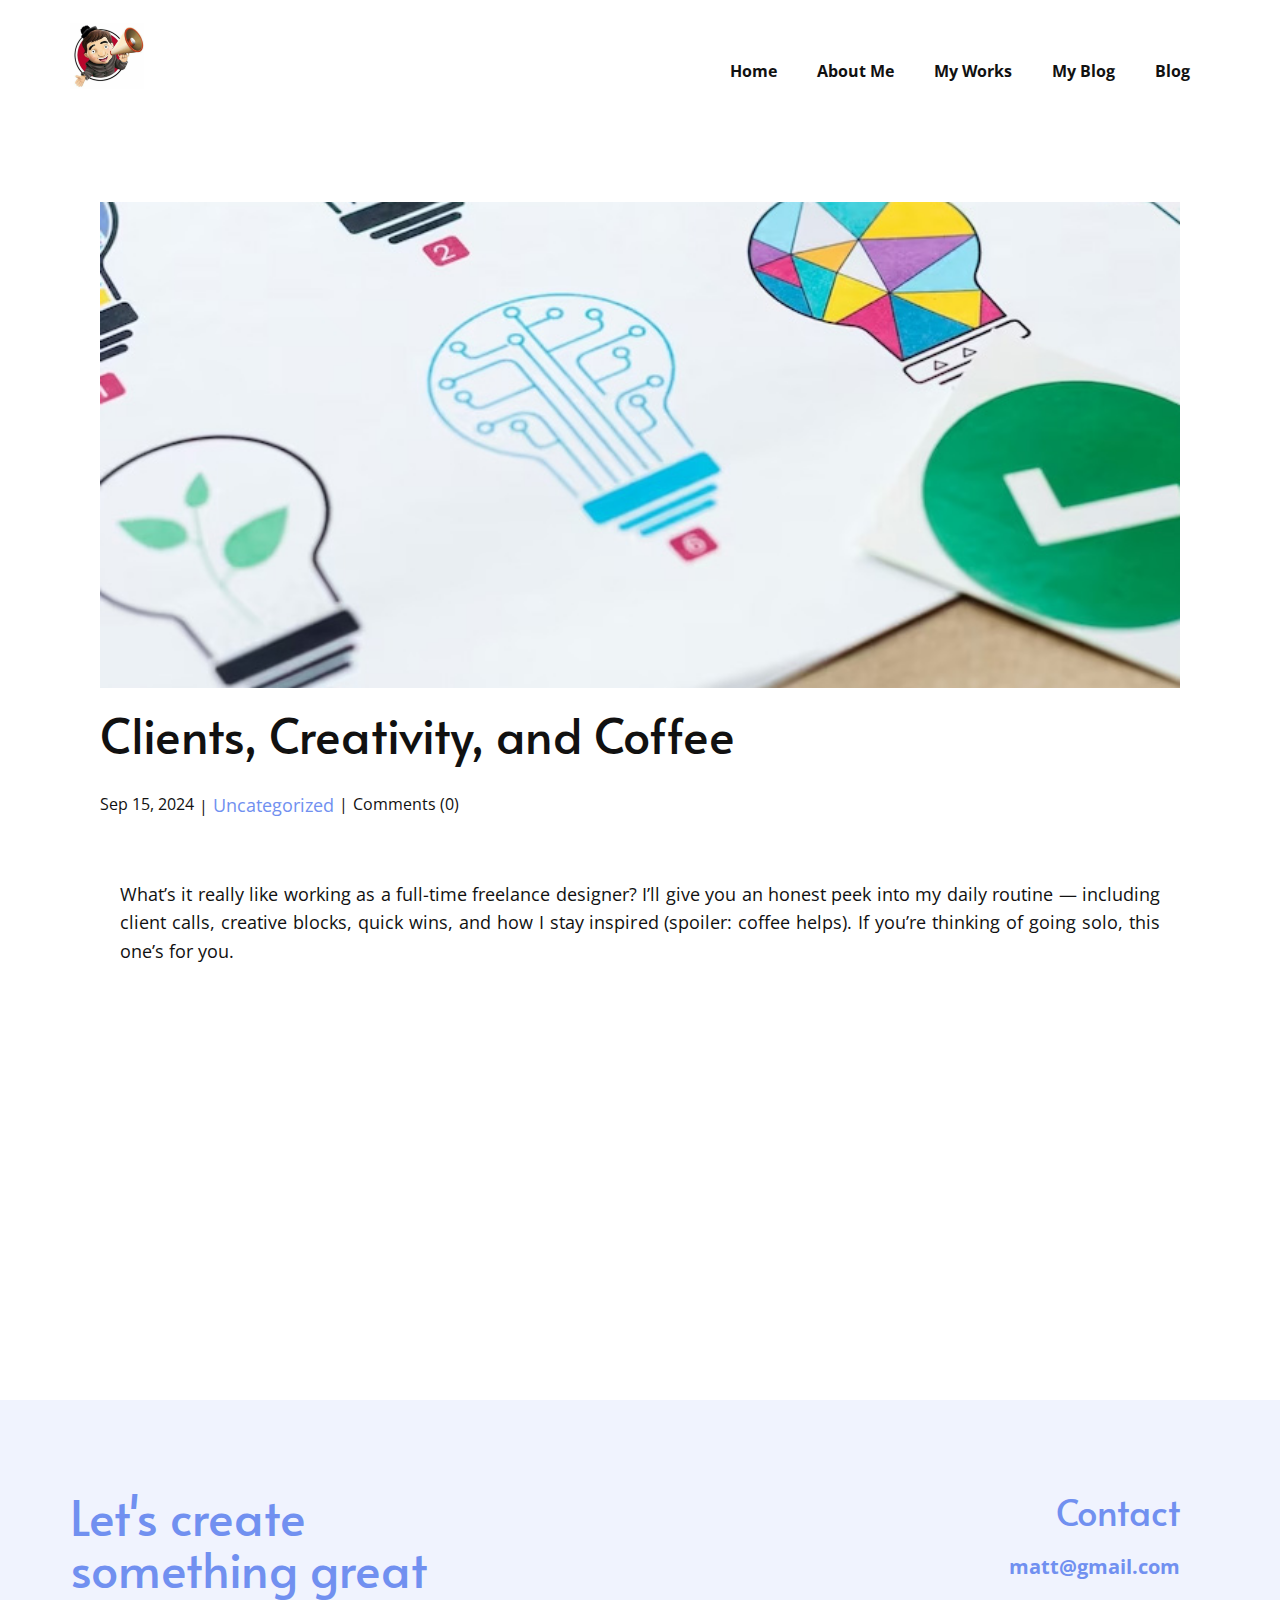
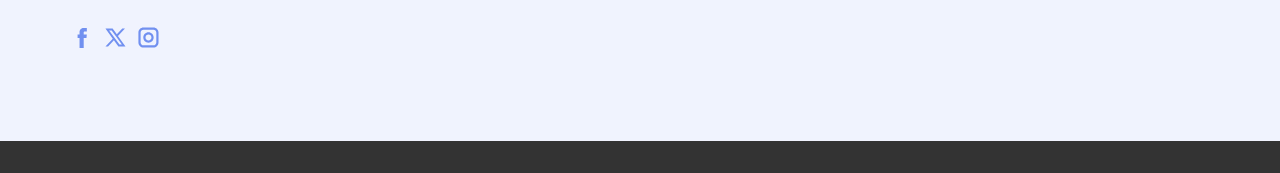
<file: blog/clients-creativity-and-coffee.html>
<!DOCTYPE html>
<html style="font-size: 16px;" lang="en"><head>
    <meta name="viewport" content="width=device-width, initial-scale=1.0">
    <meta charset="utf-8">
    <meta name="keywords" content="Post 1 Headline">
    <meta name="description" content="">
    <title>Clients, Creativity, and Coffee</title>
    <link rel="stylesheet" href="../nicepage.css" media="screen">
<link rel="stylesheet" href="../Post-Template.css" media="screen">
    <script class="u-script" type="text/javascript" src="../jquery.js" defer=""></script>
    <script class="u-script" type="text/javascript" src="../nicepage.js" defer=""></script>
    <meta name="generator" content="Nicepage 7.11.4, nicepage.com">
    
    
    
    <link id="u-theme-google-font" rel="stylesheet" href="https://fonts.googleapis.com/css?family=Open+Sans:300,300i,400,400i,500,500i,600,600i,700,700i,800,800i|Alata:400">
    <script type="application/ld+json">{
		"@context": "http://schema.org",
		"@type": "Organization",
		"name": "",
		"logo": "images/b1dfc931c5c8d63eaf300b101d383ce3.jpg",
		"sameAs": [
				"https://facebook.com/name",
				"https://twitter.com/name",
				"https://instagram.com/name"
		]
}</script>
    <meta name="theme-color" content="#7190f0">
    <meta name="twitter:site" content="@">
    <meta name="twitter:card" content="summary_large_image">
    <meta name="twitter:title" content="Clients, Creativity, and Coffee">
    <meta name="twitter:description" content="">
  <meta data-intl-tel-input-cdn-path="intlTelInput/"></head>
  <body data-path-to-root="./" data-include-products="false" class="u-body u-xl-mode" data-lang="en"><header class="u-clearfix u-header u-header" id="sec-d472"><div class="u-clearfix u-sheet u-valign-middle u-sheet-1">
        <a href="#" class="u-image u-logo u-image-1" data-image-width="591" data-image-height="527">
          <img src="../images/b1dfc931c5c8d63eaf300b101d383ce3.jpg" class="u-logo-image u-logo-image-1">
        </a>
        <nav class="u-menu u-menu-one-level u-offcanvas u-menu-1" role="navigation" aria-label="Menu navigation">
          <div class="menu-collapse" style="font-size: 1rem; letter-spacing: 0px; font-weight: 700;">
            <a class="u-button-style u-custom-left-right-menu-spacing u-custom-padding-bottom u-custom-text-hover-color u-custom-top-bottom-menu-spacing u-hamburger-link u-nav-link u-text-active-palette-1-base u-text-hover-palette-2-base" href="#" tabindex="-1" aria-label="Open menu" aria-controls="5fca">
              <svg class="u-svg-link" viewBox="0 0 24 24"><use xlink:href="#menu-hamburger"></use></svg>
              <svg class="u-svg-content" version="1.1" id="menu-hamburger" viewBox="0 0 16 16" x="0px" y="0px" xmlns:xlink="http://www.w3.org/1999/xlink" xmlns="http://www.w3.org/2000/svg"><g><rect y="1" width="16" height="2"></rect><rect y="7" width="16" height="2"></rect><rect y="13" width="16" height="2"></rect>
</g></svg>
            </a>
          </div>
          <div class="u-custom-menu u-nav-container">
            <ul class="u-nav u-unstyled u-nav-1" role="menubar"><li role="none" class="u-nav-item"><a role="menuitem" class="u-button-style u-nav-link u-text-active-palette-1-base u-text-hover-palette-1-base" href="../" style="padding: 10px 20px;">Home</a>
</li><li role="none" class="u-nav-item"><a role="menuitem" class="u-button-style u-nav-link u-text-active-palette-1-base u-text-hover-palette-1-base" href="../About.html" style="padding: 10px 20px;">About Me</a>
</li><li role="none" class="u-nav-item"><a role="menuitem" class="u-button-style u-nav-link u-text-active-palette-1-base u-text-hover-palette-1-base" href="../Portfolio-Page.html" style="padding: 10px 20px;">My Works</a>
</li><li role="none" class="u-nav-item"><a role="menuitem" class="u-button-style u-nav-link u-text-active-palette-1-base u-text-hover-palette-1-base" href="../Blog.html" style="padding: 10px 20px;">My Blog</a>
</li><li role="none" class="u-nav-item"><a role="menuitem" class="u-button-style u-nav-link u-text-active-palette-1-base u-text-hover-palette-1-base" href="../blog/blog.html" style="padding: 10px 20px;">Blog</a>
</li></ul>
          </div>
          <div class="u-custom-menu u-nav-container-collapse" id="5fca" role="region" aria-label="Menu panel">
            <div class="u-black u-container-style u-inner-container-layout u-opacity u-opacity-95 u-sidenav">
              <div class="u-inner-container-layout u-sidenav-overflow">
                <div class="u-menu-close" tabindex="-1" aria-label="Close menu"></div>
                <ul class="u-align-center u-nav u-popupmenu-items u-unstyled u-nav-2" role="menubar"><li role="none" class="u-nav-item"><a role="menuitem" class="u-button-style u-nav-link" href="../">Home</a>
</li><li role="none" class="u-nav-item"><a role="menuitem" class="u-button-style u-nav-link" href="../About.html">About Me</a>
</li><li role="none" class="u-nav-item"><a role="menuitem" class="u-button-style u-nav-link" href="../Portfolio-Page.html">My Works</a>
</li><li role="none" class="u-nav-item"><a role="menuitem" class="u-button-style u-nav-link" href="../Blog.html">My Blog</a>
</li><li role="none" class="u-nav-item"><a role="menuitem" class="u-button-style u-nav-link" href="../blog/blog.html">Blog</a>
</li></ul>
              </div>
            </div>
            <div class="u-black u-menu-overlay u-opacity u-opacity-70"></div>
          </div>
        </nav>
      </div></header>
    <section class="u-align-center u-clearfix u-section-1" id="block-1">
      <div class="u-clearfix u-sheet u-valign-middle-md u-valign-middle-sm u-valign-middle-xs u-sheet-1"><!--post_details--><!--post_details_options_json--><!--{"source":""}--><!--/post_details_options_json--><!--blog_post-->
        <div class="u-container-style u-expanded-width u-post-details u-post-details-1">
          <div class="u-container-layout u-valign-middle u-container-layout-1"><!--blog_post_image-->
            <img alt="" class="u-blog-control u-expanded-width u-image u-image-default u-image-1" src="../images/34523.jpg"><!--/blog_post_image--><!--blog_post_header-->
            <h2 class="u-blog-control u-text u-text-1">Clients, Creativity, and Coffee</h2><!--/blog_post_header--><!--blog_post_metadata-->
            <div class="u-blog-control u-metadata u-metadata-1"><!--blog_post_metadata_date--><span class="u-meta-date u-meta-icon">Sep 15, 2024</span><!--/blog_post_metadata_date--><!--blog_post_metadata_category--><span class="u-meta-category u-meta-icon"><a href="/blog/blog.html#/blog-1///">Uncategorized</a></span><!--/blog_post_metadata_category--><!--blog_post_metadata_comments--><span class="u-meta-comments u-meta-icon"><!--blog_post_metadata_comments_content-->Comments (0)<!--/blog_post_metadata_comments_content--></span><!--/blog_post_metadata_comments-->
            </div><!--/blog_post_metadata--><!--blog_post_content-->
            <div class="u-align-justify u-blog-control u-post-content u-text u-text-2 fr-view">
  <p>
    <meta name="viewport" content="width=device-width, initial-scale=1.0">
    <meta charset="utf-8">
    <meta name="keywords" content=""><meta name="description" content="">
    <title></title>
    <link rel="stylesheet" href="/nicepage.css" media="screen" class="u-static-style"><link rel="stylesheet" href="/nicepage.css" media="screen">
    <script class="u-script" type="text/javascript" src="//capp.nicepage.com/assets/jquery-1.9.1.min.js" defer=""></script>
    <script class="u-script" type="text/javascript" src="//capp.nicepage.com/087f79257f2704a0efd8538a7e213be186b2767f/nicepage.js" defer=""></script>
<link rel="stylesheet" data-font="Alata:400" href="https://fonts.googleapis.com/css?family=Alata:400">
</p><section class="u-clearfix u-valign-top u-block-a42b-1" custom-posts-hash="T" data-section-properties="{&quot;margin&quot;:&quot;none&quot;,&quot;stretch&quot;:true}" data-id="a42b" data-posts-content="[{'images':[],'maps':[],'videos':[],'icons':[],'textWidth':'','textHeight':'','id':1,'headingProp':'h3','textProp':'text'}]" id="sec-1c16" style="min-height: 500px">
  <div class="fr-view u-clearfix u-rich-text u-text u-block-a42b-4" style="padding-left: 20px; padding-right: 20px"><p>What’s it really like working as a full-time freelance designer? I’ll give you an honest peek into my daily routine — including client calls, creative blocks, quick wins, and how I stay inspired (spoiler: coffee helps). If you’re thinking of going solo, this one’s for you.</p></div>
  <style data-mode="XL">@media (min-width: 1200px) {
  .u-block-a42b-1 {
    min-height: 500px;
  }
  .u-block-a42b-4 {
    padding-left: 20px;
    padding-right: 20px;
  }
}</style>
  <style data-mode="LG">@media (max-width: 1199px) and (min-width: 992px) {
  .u-block-a42b-1 {
    min-height: 500px;
  }
  .u-block-a42b-4 {
    padding-left: 20px;
    padding-right: 20px;
  }
}</style>
  <style data-mode="MD">@media (max-width: 991px) and (min-width: 768px) {
  .u-block-a42b-1 {
    min-height: 500px;
  }
  .u-block-a42b-4 {
    padding-left: 20px;
    padding-right: 20px;
  }
}</style>
  <style data-mode="SM">@media (max-width: 767px) and (min-width: 576px) {
  .u-block-a42b-1 {
    min-height: 500px;
  }
  .u-block-a42b-4 {
    padding-left: 20px;
    padding-right: 20px;
    margin-top: 60px;
    margin-bottom: 60px;
  }
}</style>
  <style data-mode="XS">@media (max-width: 575px) {
  .u-block-a42b-1 {
    min-height: 500px;
  }
  .u-block-a42b-4 {
    padding-left: 20px;
    padding-right: 20px;
    margin-top: 60px;
    margin-bottom: 60px;
  }
}</style>
</section>
<p></p>
  </div><!--/blog_post_content-->
          </div>
        </div><!--/blog_post--><!--/post_details-->
      </div>
    </section>
    
    
    
    <footer class="u-align-center u-clearfix u-container-align-center u-footer u-palette-1-light-3 u-footer" id="sec-fb34"><div class="u-clearfix u-sheet u-valign-middle u-sheet-1">
        <div class="data-layout-selected u-clearfix u-expanded-width u-layout-wrap u-layout-wrap-1">
          <div class="u-layout">
            <div class="u-layout-row">
              <div class="u-container-align-left u-container-style u-layout-cell u-size-26-lg u-size-26-xl u-size-60-md u-size-60-sm u-size-60-xs u-layout-cell-1">
                <div class="u-container-layout u-valign-top u-container-layout-1">
                  <h2 class="u-align-left u-text u-text-default u-text-palette-1-base u-text-1"> Let's create something great</h2>
                  <div class="u-social-icons u-social-icons-1">
                    <a class="u-social-url" title="facebook" target="_blank" href="https://facebook.com/name"><span class="u-icon u-social-facebook u-social-icon u-text-palette-1-base u-icon-1"><svg class="u-svg-link" preserveAspectRatio="xMidYMin slice" viewBox="0 0 112 112" style=""><use xlink:href="#svg-32ea"></use></svg><svg class="u-svg-content" viewBox="0 0 112 112" x="0" y="0" id="svg-32ea"><path fill="currentColor" d="M75.5,28.8H65.4c-1.5,0-4,0.9-4,4.3v9.4h13.9l-1.5,15.8H61.4v45.1H42.8V58.3h-8.8V42.4h8.8V32.2
c0-7.4,3.4-18.8,18.8-18.8h13.8v15.4H75.5z"></path></svg></span>
                    </a>
                    <a class="u-social-url" title="twitter" target="_blank" href="https://twitter.com/name"><span class="u-icon u-social-icon u-social-twitter u-text-palette-1-base u-icon-2"><svg class="u-svg-link" preserveAspectRatio="xMidYMin slice" viewBox="0 0 112.2 112.2" style=""><use xlink:href="#svg-5ad2"></use></svg><svg class="u-svg-content" viewBox="0 0 112.2 112.2" x="0px" y="0px" id="svg-5ad2"><path d="M67.1,49.1L98.6,16h-12L62,42L43.2,16H11l32.8,45.2L11,96h11.6l26.3-27.7L69.1,96H101L67.1,49.1z M55,61.9l-5.1-7L27.5,24.4
	h11.4l17.3,23.8l5.1,7.1l23.4,32.2H73.8L55,61.9z"></path></svg></span>
                    </a>
                    <a class="u-social-url" title="instagram" target="_blank" href="https://instagram.com/name"><span class="u-icon u-social-icon u-social-instagram u-text-palette-1-base u-icon-3"><svg class="u-svg-link" preserveAspectRatio="xMidYMin slice" viewBox="0 0 112 112" style=""><use xlink:href="#svg-1d51"></use></svg><svg class="u-svg-content" viewBox="0 0 112 112" x="0" y="0" id="svg-1d51"><path fill="currentColor" d="M55.9,32.9c-12.8,0-23.2,10.4-23.2,23.2s10.4,23.2,23.2,23.2s23.2-10.4,23.2-23.2S68.7,32.9,55.9,32.9z
	 M55.9,69.4c-7.4,0-13.3-6-13.3-13.3c-0.1-7.4,6-13.3,13.3-13.3s13.3,6,13.3,13.3C69.3,63.5,63.3,69.4,55.9,69.4z"></path><path fill="currentColor" d="M78.2,11H33.5C21,11,10.8,21.3,10.8,33.7v44.7c0,12.6,10.2,22.8,22.7,22.8h44.7c12.6,0,22.7-10.2,22.7-22.7
	V33.7C100.8,21.1,90.6,11,78.2,11z M91,78.4c0,7.1-5.8,12.8-12.8,12.8H33.5c-7.1,0-12.8-5.8-12.8-12.8V33.7
	c0-7.1,5.8-12.8,12.8-12.8h44.7c7.1,0,12.8,5.8,12.8,12.8V78.4z"></path></svg></span>
                    </a>
                  </div>
                </div>
              </div>
              <div class="u-container-align-left-md u-container-align-left-sm u-container-align-left-xs u-container-style u-layout-cell u-size-34-lg u-size-34-xl u-size-60-md u-size-60-sm u-size-60-xs u-layout-cell-2">
                <div class="u-container-layout u-container-layout-2">
                  <h3 class="u-align-left-md u-align-left-sm u-align-left-xs u-text u-text-default u-text-palette-1-base u-text-2">Contact</h3>
                  <a href="#" class="u-active-none u-align-left-md u-align-left-sm u-align-left-xs u-border-none u-btn u-button-link u-button-style u-hover-none u-none u-text-palette-1-base u-btn-1">matt@gmail.com</a>
                </div>
              </div>
            </div>
          </div>
        </div>
      </div></footer>
    <section class="u-backlink u-clearfix u-grey-80"></section>
  
</body></html>
</file>
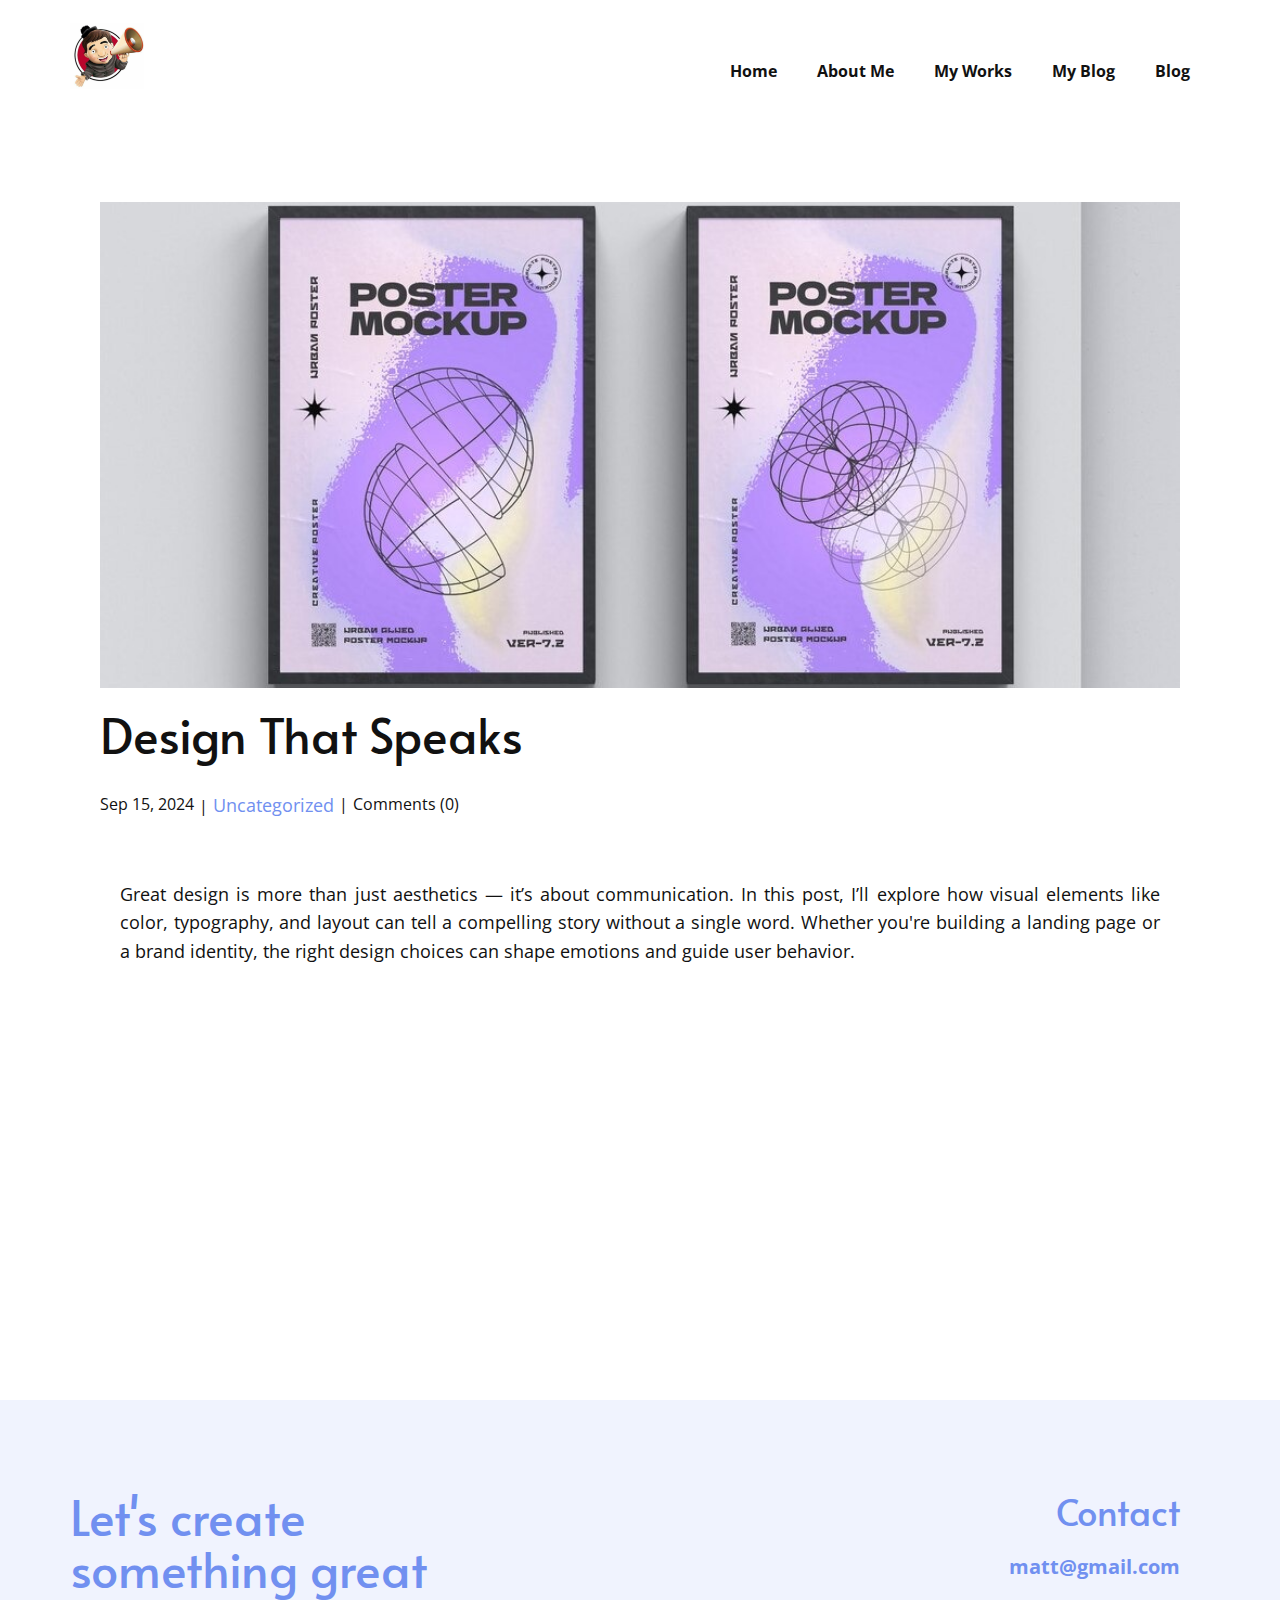
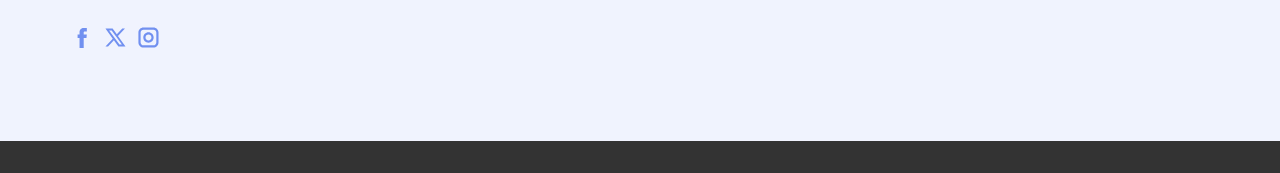
<file: blog/design-that-speaks.html>
<!DOCTYPE html>
<html style="font-size: 16px;" lang="en"><head>
    <meta name="viewport" content="width=device-width, initial-scale=1.0">
    <meta charset="utf-8">
    <meta name="keywords" content="Post 1 Headline">
    <meta name="description" content="">
    <title>Design That Speaks</title>
    <link rel="stylesheet" href="../nicepage.css" media="screen">
<link rel="stylesheet" href="../Post-Template.css" media="screen">
    <script class="u-script" type="text/javascript" src="../jquery.js" defer=""></script>
    <script class="u-script" type="text/javascript" src="../nicepage.js" defer=""></script>
    <meta name="generator" content="Nicepage 7.11.4, nicepage.com">
    
    
    
    <link id="u-theme-google-font" rel="stylesheet" href="https://fonts.googleapis.com/css?family=Open+Sans:300,300i,400,400i,500,500i,600,600i,700,700i,800,800i|Alata:400">
    <script type="application/ld+json">{
		"@context": "http://schema.org",
		"@type": "Organization",
		"name": "",
		"logo": "images/b1dfc931c5c8d63eaf300b101d383ce3.jpg",
		"sameAs": [
				"https://facebook.com/name",
				"https://twitter.com/name",
				"https://instagram.com/name"
		]
}</script>
    <meta name="theme-color" content="#7190f0">
    <meta name="twitter:site" content="@">
    <meta name="twitter:card" content="summary_large_image">
    <meta name="twitter:title" content="Design That Speaks">
    <meta name="twitter:description" content="">
  <meta data-intl-tel-input-cdn-path="intlTelInput/"></head>
  <body data-path-to-root="./" data-include-products="false" class="u-body u-xl-mode" data-lang="en"><header class="u-clearfix u-header u-header" id="sec-d472"><div class="u-clearfix u-sheet u-valign-middle u-sheet-1">
        <a href="#" class="u-image u-logo u-image-1" data-image-width="591" data-image-height="527">
          <img src="../images/b1dfc931c5c8d63eaf300b101d383ce3.jpg" class="u-logo-image u-logo-image-1">
        </a>
        <nav class="u-menu u-menu-one-level u-offcanvas u-menu-1" role="navigation" aria-label="Menu navigation">
          <div class="menu-collapse" style="font-size: 1rem; letter-spacing: 0px; font-weight: 700;">
            <a class="u-button-style u-custom-left-right-menu-spacing u-custom-padding-bottom u-custom-text-hover-color u-custom-top-bottom-menu-spacing u-hamburger-link u-nav-link u-text-active-palette-1-base u-text-hover-palette-2-base" href="#" tabindex="-1" aria-label="Open menu" aria-controls="5fca">
              <svg class="u-svg-link" viewBox="0 0 24 24"><use xlink:href="#menu-hamburger"></use></svg>
              <svg class="u-svg-content" version="1.1" id="menu-hamburger" viewBox="0 0 16 16" x="0px" y="0px" xmlns:xlink="http://www.w3.org/1999/xlink" xmlns="http://www.w3.org/2000/svg"><g><rect y="1" width="16" height="2"></rect><rect y="7" width="16" height="2"></rect><rect y="13" width="16" height="2"></rect>
</g></svg>
            </a>
          </div>
          <div class="u-custom-menu u-nav-container">
            <ul class="u-nav u-unstyled u-nav-1" role="menubar"><li role="none" class="u-nav-item"><a role="menuitem" class="u-button-style u-nav-link u-text-active-palette-1-base u-text-hover-palette-1-base" href="../" style="padding: 10px 20px;">Home</a>
</li><li role="none" class="u-nav-item"><a role="menuitem" class="u-button-style u-nav-link u-text-active-palette-1-base u-text-hover-palette-1-base" href="../About.html" style="padding: 10px 20px;">About Me</a>
</li><li role="none" class="u-nav-item"><a role="menuitem" class="u-button-style u-nav-link u-text-active-palette-1-base u-text-hover-palette-1-base" href="../Portfolio-Page.html" style="padding: 10px 20px;">My Works</a>
</li><li role="none" class="u-nav-item"><a role="menuitem" class="u-button-style u-nav-link u-text-active-palette-1-base u-text-hover-palette-1-base" href="../Blog.html" style="padding: 10px 20px;">My Blog</a>
</li><li role="none" class="u-nav-item"><a role="menuitem" class="u-button-style u-nav-link u-text-active-palette-1-base u-text-hover-palette-1-base" href="../blog/blog.html" style="padding: 10px 20px;">Blog</a>
</li></ul>
          </div>
          <div class="u-custom-menu u-nav-container-collapse" id="5fca" role="region" aria-label="Menu panel">
            <div class="u-black u-container-style u-inner-container-layout u-opacity u-opacity-95 u-sidenav">
              <div class="u-inner-container-layout u-sidenav-overflow">
                <div class="u-menu-close" tabindex="-1" aria-label="Close menu"></div>
                <ul class="u-align-center u-nav u-popupmenu-items u-unstyled u-nav-2" role="menubar"><li role="none" class="u-nav-item"><a role="menuitem" class="u-button-style u-nav-link" href="../">Home</a>
</li><li role="none" class="u-nav-item"><a role="menuitem" class="u-button-style u-nav-link" href="../About.html">About Me</a>
</li><li role="none" class="u-nav-item"><a role="menuitem" class="u-button-style u-nav-link" href="../Portfolio-Page.html">My Works</a>
</li><li role="none" class="u-nav-item"><a role="menuitem" class="u-button-style u-nav-link" href="../Blog.html">My Blog</a>
</li><li role="none" class="u-nav-item"><a role="menuitem" class="u-button-style u-nav-link" href="../blog/blog.html">Blog</a>
</li></ul>
              </div>
            </div>
            <div class="u-black u-menu-overlay u-opacity u-opacity-70"></div>
          </div>
        </nav>
      </div></header>
    <section class="u-align-center u-clearfix u-section-1" id="block-1">
      <div class="u-clearfix u-sheet u-valign-middle-md u-valign-middle-sm u-valign-middle-xs u-sheet-1"><!--post_details--><!--post_details_options_json--><!--{"source":""}--><!--/post_details_options_json--><!--blog_post-->
        <div class="u-container-style u-expanded-width u-post-details u-post-details-1">
          <div class="u-container-layout u-valign-middle u-container-layout-1"><!--blog_post_image-->
            <img alt="" class="u-blog-control u-expanded-width u-image u-image-default u-image-1" src="../images/advertising-street-poster-mockup.jpg"><!--/blog_post_image--><!--blog_post_header-->
            <h2 class="u-blog-control u-text u-text-1">Design That Speaks</h2><!--/blog_post_header--><!--blog_post_metadata-->
            <div class="u-blog-control u-metadata u-metadata-1"><!--blog_post_metadata_date--><span class="u-meta-date u-meta-icon">Sep 15, 2024</span><!--/blog_post_metadata_date--><!--blog_post_metadata_category--><span class="u-meta-category u-meta-icon"><a href="/blog/blog.html#/blog-1///">Uncategorized</a></span><!--/blog_post_metadata_category--><!--blog_post_metadata_comments--><span class="u-meta-comments u-meta-icon"><!--blog_post_metadata_comments_content-->Comments (0)<!--/blog_post_metadata_comments_content--></span><!--/blog_post_metadata_comments-->
            </div><!--/blog_post_metadata--><!--blog_post_content-->
            <div class="u-align-justify u-blog-control u-post-content u-text u-text-2 fr-view">
  <p>
    <meta name="viewport" content="width=device-width, initial-scale=1.0">
    <meta charset="utf-8">
    <meta name="keywords" content=""><meta name="description" content="">
    <title></title>
    <link rel="stylesheet" href="/nicepage.css" media="screen" class="u-static-style"><link rel="stylesheet" href="/nicepage.css" media="screen">
    <script class="u-script" type="text/javascript" src="//capp.nicepage.com/assets/jquery-1.9.1.min.js" defer=""></script>
    <script class="u-script" type="text/javascript" src="//capp.nicepage.com/087f79257f2704a0efd8538a7e213be186b2767f/nicepage.js" defer=""></script>
<link rel="stylesheet" data-font="Alata:400" href="https://fonts.googleapis.com/css?family=Alata:400">
</p><section class="u-clearfix u-valign-top u-block-ba2a-1" custom-posts-hash="T" data-section-properties="{&quot;margin&quot;:&quot;none&quot;,&quot;stretch&quot;:true}" data-id="ba2a" data-posts-content="[{'images':[],'maps':[],'videos':[],'icons':[],'textWidth':'','textHeight':'','id':1,'headingProp':'h3','textProp':'text'}]" id="sec-8a6f" style="min-height: 500px">
  <div class="fr-view u-clearfix u-rich-text u-text u-block-ba2a-4" style="padding-left: 20px; padding-right: 20px"><p>Great design is more than just aesthetics — it’s about communication. In this post, I’ll explore how visual elements like color, typography, and layout can tell a compelling story without a single word. Whether you're building a landing page or a brand identity, the right design choices can shape emotions and guide user behavior.</p></div>
  <style data-mode="XL">@media (min-width: 1200px) {
  .u-block-ba2a-1 {
    min-height: 500px;
  }
  .u-block-ba2a-4 {
    padding-left: 20px;
    padding-right: 20px;
  }
}</style>
  <style data-mode="LG">@media (max-width: 1199px) and (min-width: 992px) {
  .u-block-ba2a-1 {
    min-height: 500px;
  }
  .u-block-ba2a-4 {
    padding-left: 20px;
    padding-right: 20px;
  }
}</style>
  <style data-mode="MD">@media (max-width: 991px) and (min-width: 768px) {
  .u-block-ba2a-1 {
    min-height: 500px;
  }
  .u-block-ba2a-4 {
    padding-left: 20px;
    padding-right: 20px;
  }
}</style>
  <style data-mode="SM">@media (max-width: 767px) and (min-width: 576px) {
  .u-block-ba2a-1 {
    min-height: 500px;
  }
  .u-block-ba2a-4 {
    padding-left: 20px;
    padding-right: 20px;
    margin-top: 60px;
    margin-bottom: 60px;
  }
}</style>
  <style data-mode="XS">@media (max-width: 575px) {
  .u-block-ba2a-1 {
    min-height: 500px;
  }
  .u-block-ba2a-4 {
    padding-left: 20px;
    padding-right: 20px;
    margin-top: 60px;
    margin-bottom: 60px;
  }
}</style>
</section>
<p></p>
  </div><!--/blog_post_content-->
          </div>
        </div><!--/blog_post--><!--/post_details-->
      </div>
    </section>
    
    
    
    <footer class="u-align-center u-clearfix u-container-align-center u-footer u-palette-1-light-3 u-footer" id="sec-fb34"><div class="u-clearfix u-sheet u-valign-middle u-sheet-1">
        <div class="data-layout-selected u-clearfix u-expanded-width u-layout-wrap u-layout-wrap-1">
          <div class="u-layout">
            <div class="u-layout-row">
              <div class="u-container-align-left u-container-style u-layout-cell u-size-26-lg u-size-26-xl u-size-60-md u-size-60-sm u-size-60-xs u-layout-cell-1">
                <div class="u-container-layout u-valign-top u-container-layout-1">
                  <h2 class="u-align-left u-text u-text-default u-text-palette-1-base u-text-1"> Let's create something great</h2>
                  <div class="u-social-icons u-social-icons-1">
                    <a class="u-social-url" title="facebook" target="_blank" href="https://facebook.com/name"><span class="u-icon u-social-facebook u-social-icon u-text-palette-1-base u-icon-1"><svg class="u-svg-link" preserveAspectRatio="xMidYMin slice" viewBox="0 0 112 112" style=""><use xlink:href="#svg-32ea"></use></svg><svg class="u-svg-content" viewBox="0 0 112 112" x="0" y="0" id="svg-32ea"><path fill="currentColor" d="M75.5,28.8H65.4c-1.5,0-4,0.9-4,4.3v9.4h13.9l-1.5,15.8H61.4v45.1H42.8V58.3h-8.8V42.4h8.8V32.2
c0-7.4,3.4-18.8,18.8-18.8h13.8v15.4H75.5z"></path></svg></span>
                    </a>
                    <a class="u-social-url" title="twitter" target="_blank" href="https://twitter.com/name"><span class="u-icon u-social-icon u-social-twitter u-text-palette-1-base u-icon-2"><svg class="u-svg-link" preserveAspectRatio="xMidYMin slice" viewBox="0 0 112.2 112.2" style=""><use xlink:href="#svg-5ad2"></use></svg><svg class="u-svg-content" viewBox="0 0 112.2 112.2" x="0px" y="0px" id="svg-5ad2"><path d="M67.1,49.1L98.6,16h-12L62,42L43.2,16H11l32.8,45.2L11,96h11.6l26.3-27.7L69.1,96H101L67.1,49.1z M55,61.9l-5.1-7L27.5,24.4
	h11.4l17.3,23.8l5.1,7.1l23.4,32.2H73.8L55,61.9z"></path></svg></span>
                    </a>
                    <a class="u-social-url" title="instagram" target="_blank" href="https://instagram.com/name"><span class="u-icon u-social-icon u-social-instagram u-text-palette-1-base u-icon-3"><svg class="u-svg-link" preserveAspectRatio="xMidYMin slice" viewBox="0 0 112 112" style=""><use xlink:href="#svg-1d51"></use></svg><svg class="u-svg-content" viewBox="0 0 112 112" x="0" y="0" id="svg-1d51"><path fill="currentColor" d="M55.9,32.9c-12.8,0-23.2,10.4-23.2,23.2s10.4,23.2,23.2,23.2s23.2-10.4,23.2-23.2S68.7,32.9,55.9,32.9z
	 M55.9,69.4c-7.4,0-13.3-6-13.3-13.3c-0.1-7.4,6-13.3,13.3-13.3s13.3,6,13.3,13.3C69.3,63.5,63.3,69.4,55.9,69.4z"></path><path fill="currentColor" d="M78.2,11H33.5C21,11,10.8,21.3,10.8,33.7v44.7c0,12.6,10.2,22.8,22.7,22.8h44.7c12.6,0,22.7-10.2,22.7-22.7
	V33.7C100.8,21.1,90.6,11,78.2,11z M91,78.4c0,7.1-5.8,12.8-12.8,12.8H33.5c-7.1,0-12.8-5.8-12.8-12.8V33.7
	c0-7.1,5.8-12.8,12.8-12.8h44.7c7.1,0,12.8,5.8,12.8,12.8V78.4z"></path></svg></span>
                    </a>
                  </div>
                </div>
              </div>
              <div class="u-container-align-left-md u-container-align-left-sm u-container-align-left-xs u-container-style u-layout-cell u-size-34-lg u-size-34-xl u-size-60-md u-size-60-sm u-size-60-xs u-layout-cell-2">
                <div class="u-container-layout u-container-layout-2">
                  <h3 class="u-align-left-md u-align-left-sm u-align-left-xs u-text u-text-default u-text-palette-1-base u-text-2">Contact</h3>
                  <a href="#" class="u-active-none u-align-left-md u-align-left-sm u-align-left-xs u-border-none u-btn u-button-link u-button-style u-hover-none u-none u-text-palette-1-base u-btn-1">matt@gmail.com</a>
                </div>
              </div>
            </div>
          </div>
        </div>
      </div></footer>
    <section class="u-backlink u-clearfix u-grey-80"></section>
  
</body></html>
</file>
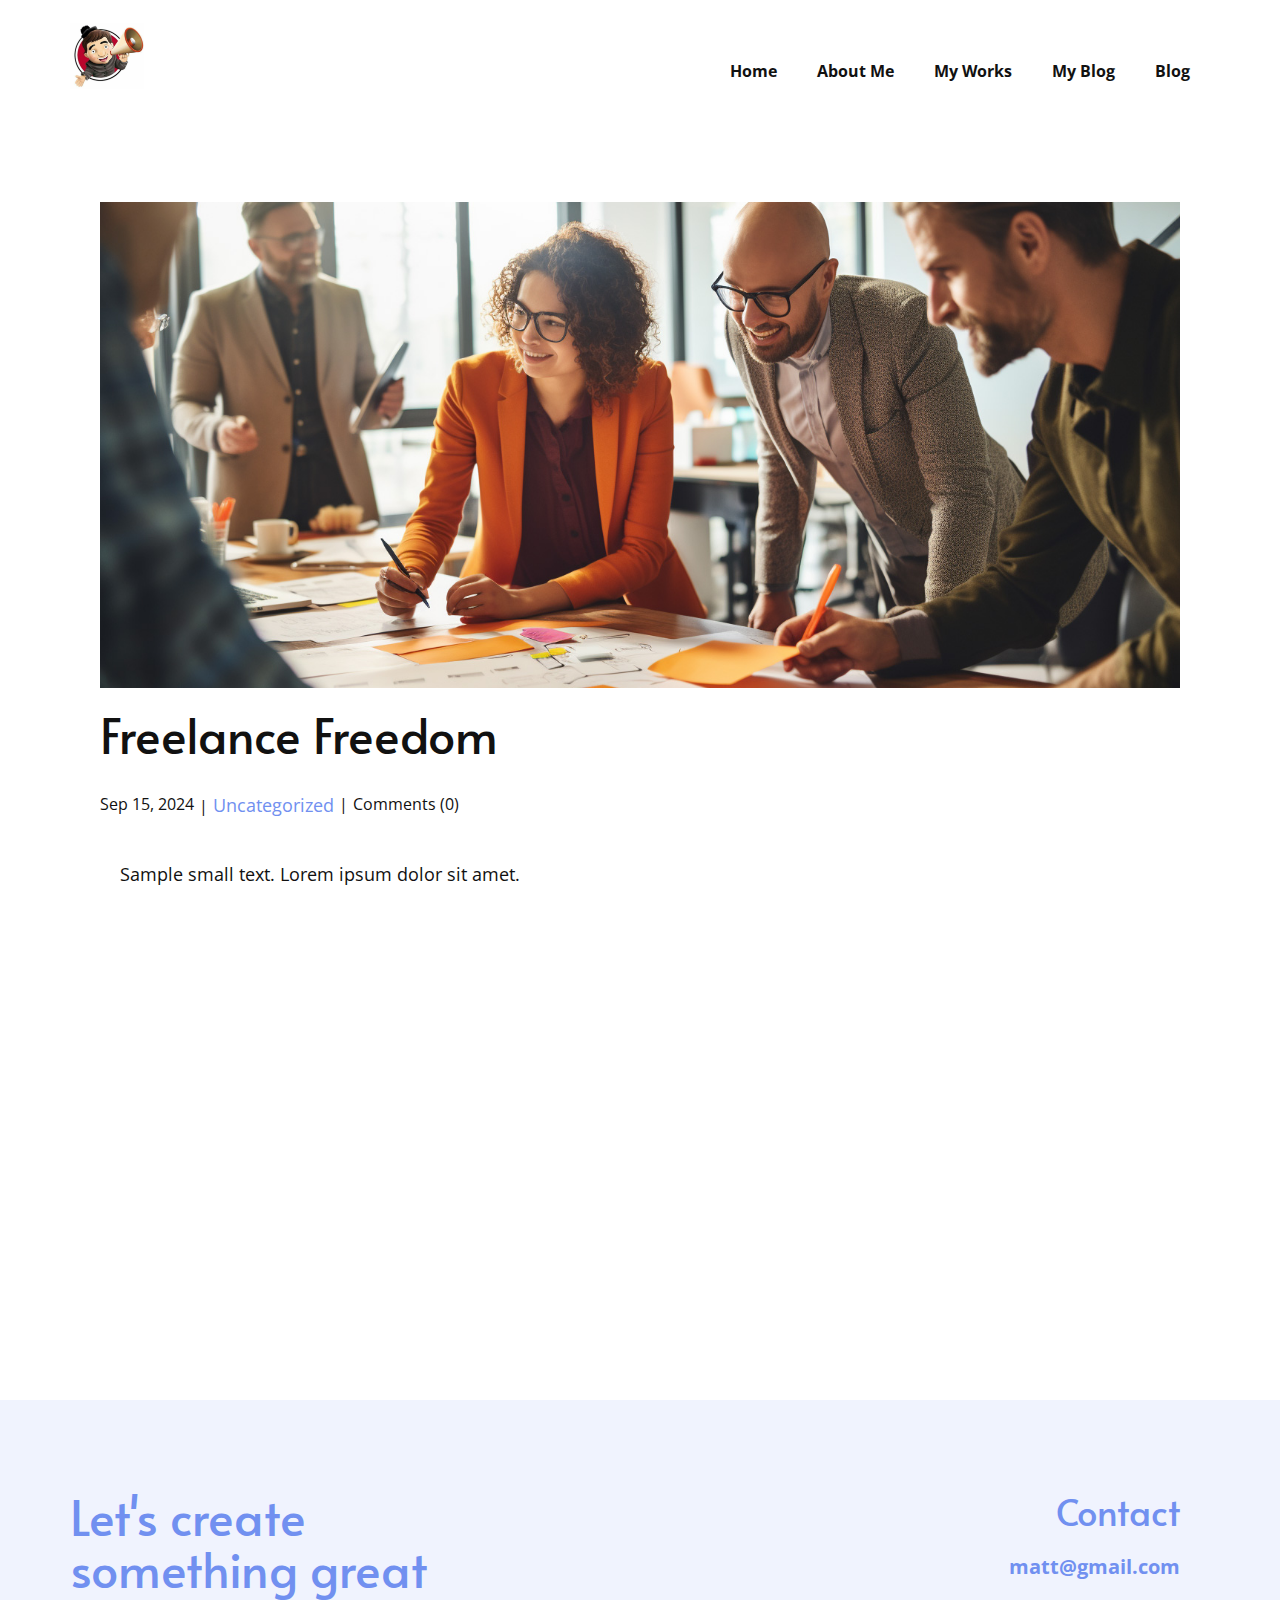
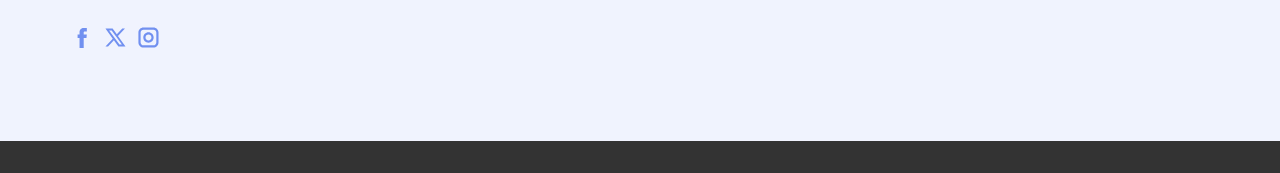
<file: blog/freelance-freedom.html>
<!DOCTYPE html>
<html style="font-size: 16px;" lang="en"><head>
    <meta name="viewport" content="width=device-width, initial-scale=1.0">
    <meta charset="utf-8">
    <meta name="keywords" content="Post 1 Headline">
    <meta name="description" content="">
    <title>Freelance Freedom</title>
    <link rel="stylesheet" href="../nicepage.css" media="screen">
<link rel="stylesheet" href="../Post-Template.css" media="screen">
    <script class="u-script" type="text/javascript" src="../jquery.js" defer=""></script>
    <script class="u-script" type="text/javascript" src="../nicepage.js" defer=""></script>
    <meta name="generator" content="Nicepage 7.11.4, nicepage.com">
    
    
    
    <link id="u-theme-google-font" rel="stylesheet" href="https://fonts.googleapis.com/css?family=Open+Sans:300,300i,400,400i,500,500i,600,600i,700,700i,800,800i|Alata:400">
    <script type="application/ld+json">{
		"@context": "http://schema.org",
		"@type": "Organization",
		"name": "",
		"logo": "images/b1dfc931c5c8d63eaf300b101d383ce3.jpg",
		"sameAs": [
				"https://facebook.com/name",
				"https://twitter.com/name",
				"https://instagram.com/name"
		]
}</script>
    <meta name="theme-color" content="#7190f0">
    <meta name="twitter:site" content="@">
    <meta name="twitter:card" content="summary_large_image">
    <meta name="twitter:title" content="Freelance Freedom">
    <meta name="twitter:description" content="">
  <meta data-intl-tel-input-cdn-path="intlTelInput/"></head>
  <body data-path-to-root="./" data-include-products="false" class="u-body u-xl-mode" data-lang="en"><header class="u-clearfix u-header u-header" id="sec-d472"><div class="u-clearfix u-sheet u-valign-middle u-sheet-1">
        <a href="#" class="u-image u-logo u-image-1" data-image-width="591" data-image-height="527">
          <img src="../images/b1dfc931c5c8d63eaf300b101d383ce3.jpg" class="u-logo-image u-logo-image-1">
        </a>
        <nav class="u-menu u-menu-one-level u-offcanvas u-menu-1" role="navigation" aria-label="Menu navigation">
          <div class="menu-collapse" style="font-size: 1rem; letter-spacing: 0px; font-weight: 700;">
            <a class="u-button-style u-custom-left-right-menu-spacing u-custom-padding-bottom u-custom-text-hover-color u-custom-top-bottom-menu-spacing u-hamburger-link u-nav-link u-text-active-palette-1-base u-text-hover-palette-2-base" href="#" tabindex="-1" aria-label="Open menu" aria-controls="5fca">
              <svg class="u-svg-link" viewBox="0 0 24 24"><use xlink:href="#menu-hamburger"></use></svg>
              <svg class="u-svg-content" version="1.1" id="menu-hamburger" viewBox="0 0 16 16" x="0px" y="0px" xmlns:xlink="http://www.w3.org/1999/xlink" xmlns="http://www.w3.org/2000/svg"><g><rect y="1" width="16" height="2"></rect><rect y="7" width="16" height="2"></rect><rect y="13" width="16" height="2"></rect>
</g></svg>
            </a>
          </div>
          <div class="u-custom-menu u-nav-container">
            <ul class="u-nav u-unstyled u-nav-1" role="menubar"><li role="none" class="u-nav-item"><a role="menuitem" class="u-button-style u-nav-link u-text-active-palette-1-base u-text-hover-palette-1-base" href="../" style="padding: 10px 20px;">Home</a>
</li><li role="none" class="u-nav-item"><a role="menuitem" class="u-button-style u-nav-link u-text-active-palette-1-base u-text-hover-palette-1-base" href="../About.html" style="padding: 10px 20px;">About Me</a>
</li><li role="none" class="u-nav-item"><a role="menuitem" class="u-button-style u-nav-link u-text-active-palette-1-base u-text-hover-palette-1-base" href="../Portfolio-Page.html" style="padding: 10px 20px;">My Works</a>
</li><li role="none" class="u-nav-item"><a role="menuitem" class="u-button-style u-nav-link u-text-active-palette-1-base u-text-hover-palette-1-base" href="../Blog.html" style="padding: 10px 20px;">My Blog</a>
</li><li role="none" class="u-nav-item"><a role="menuitem" class="u-button-style u-nav-link u-text-active-palette-1-base u-text-hover-palette-1-base" href="../blog/blog.html" style="padding: 10px 20px;">Blog</a>
</li></ul>
          </div>
          <div class="u-custom-menu u-nav-container-collapse" id="5fca" role="region" aria-label="Menu panel">
            <div class="u-black u-container-style u-inner-container-layout u-opacity u-opacity-95 u-sidenav">
              <div class="u-inner-container-layout u-sidenav-overflow">
                <div class="u-menu-close" tabindex="-1" aria-label="Close menu"></div>
                <ul class="u-align-center u-nav u-popupmenu-items u-unstyled u-nav-2" role="menubar"><li role="none" class="u-nav-item"><a role="menuitem" class="u-button-style u-nav-link" href="../">Home</a>
</li><li role="none" class="u-nav-item"><a role="menuitem" class="u-button-style u-nav-link" href="../About.html">About Me</a>
</li><li role="none" class="u-nav-item"><a role="menuitem" class="u-button-style u-nav-link" href="../Portfolio-Page.html">My Works</a>
</li><li role="none" class="u-nav-item"><a role="menuitem" class="u-button-style u-nav-link" href="../Blog.html">My Blog</a>
</li><li role="none" class="u-nav-item"><a role="menuitem" class="u-button-style u-nav-link" href="../blog/blog.html">Blog</a>
</li></ul>
              </div>
            </div>
            <div class="u-black u-menu-overlay u-opacity u-opacity-70"></div>
          </div>
        </nav>
      </div></header>
    <section class="u-align-center u-clearfix u-section-1" id="block-1">
      <div class="u-clearfix u-sheet u-valign-middle-md u-valign-middle-sm u-valign-middle-xs u-sheet-1"><!--post_details--><!--post_details_options_json--><!--{"source":""}--><!--/post_details_options_json--><!--blog_post-->
        <div class="u-container-style u-expanded-width u-post-details u-post-details-1">
          <div class="u-container-layout u-valign-middle u-container-layout-1"><!--blog_post_image-->
            <img alt="" class="u-blog-control u-expanded-width u-image u-image-default u-image-1" src="../images/4672374.jpg"><!--/blog_post_image--><!--blog_post_header-->
            <h2 class="u-blog-control u-text u-text-1">Freelance Freedom</h2><!--/blog_post_header--><!--blog_post_metadata-->
            <div class="u-blog-control u-metadata u-metadata-1"><!--blog_post_metadata_date--><span class="u-meta-date u-meta-icon">Sep 15, 2024</span><!--/blog_post_metadata_date--><!--blog_post_metadata_category--><span class="u-meta-category u-meta-icon"><a href="/blog/blog.html#/blog-1///">Uncategorized</a></span><!--/blog_post_metadata_category--><!--blog_post_metadata_comments--><span class="u-meta-comments u-meta-icon"><!--blog_post_metadata_comments_content-->Comments (0)<!--/blog_post_metadata_comments_content--></span><!--/blog_post_metadata_comments-->
            </div><!--/blog_post_metadata--><!--blog_post_content-->
            <div class="u-align-justify u-blog-control u-post-content u-text u-text-2 fr-view">
  <p>
    <meta name="viewport" content="width=device-width, initial-scale=1.0">
    <meta charset="utf-8">
    <meta name="keywords" content=""><meta name="description" content="">
    <title></title>
    <link rel="stylesheet" href="/nicepage.css" media="screen" class="u-static-style"><link rel="stylesheet" href="/nicepage.css" media="screen">
    <script class="u-script" type="text/javascript" src="//capp.nicepage.com/assets/jquery-1.9.1.min.js" defer=""></script>
    <script class="u-script" type="text/javascript" src="//capp.nicepage.com/dfceaafa87cccfff63b671ba8535d1fdba53f30c/nicepage.js" defer=""></script>
</p><section class="u-clearfix u-valign-top u-block-4287-1" custom-posts-hash="T" data-section-properties="{&quot;margin&quot;:&quot;none&quot;,&quot;stretch&quot;:true}" data-id="4287" data-posts-content="[{'images':[],'maps':[],'videos':[],'icons':[],'textWidth':'','textHeight':'','id':1,'headingProp':'h3','textProp':'text'}]" style="min-height: 500px">
  <div class="u-clearfix u-rich-text u-text u-block-4287-4" data-state="{&quot;margin-top&quot;:{&quot;shouldApplyDefaultMargins&quot;:{&quot;XL&quot;:false,&quot;LG&quot;:false,&quot;MD&quot;:false,&quot;SM&quot;:true,&quot;XS&quot;:true},&quot;parentVerticalAlign&quot;:{&quot;XL&quot;:&quot;top&quot;,&quot;LG&quot;:&quot;top&quot;,&quot;MD&quot;:&quot;top&quot;,&quot;SM&quot;:&quot;top&quot;,&quot;XS&quot;:&quot;top&quot;}},&quot;margin-bottom&quot;:{&quot;shouldApplyDefaultMargins&quot;:{&quot;XL&quot;:false,&quot;LG&quot;:false,&quot;MD&quot;:false,&quot;SM&quot;:true,&quot;XS&quot;:true},&quot;parentVerticalAlign&quot;:{&quot;XL&quot;:&quot;top&quot;,&quot;LG&quot;:&quot;top&quot;,&quot;MD&quot;:&quot;top&quot;,&quot;SM&quot;:&quot;top&quot;,&quot;XS&quot;:&quot;top&quot;}}}" style="padding-left: 20px; padding-right: 20px">
  Sample small text. Lorem ipsum dolor sit amet.
  </div>
  <style data-mode="XL">@media (min-width: 1200px) {
  .u-block-4287-1 {
    min-height: 500px;
  }
  .u-block-4287-4 {
    padding-left: 20px;
    padding-right: 20px;
  }
}</style>
  <style data-mode="LG">@media (max-width: 1199px) and (min-width: 992px) {
  .u-block-4287-1 {
    min-height: 500px;
  }
  .u-block-4287-4 {
    padding-left: 20px;
    padding-right: 20px;
  }
}</style>
  <style data-mode="MD">@media (max-width: 991px) and (min-width: 768px) {
  .u-block-4287-1 {
    min-height: 500px;
  }
  .u-block-4287-4 {
    padding-left: 20px;
    padding-right: 20px;
  }
}</style>
  <style data-mode="SM">@media (max-width: 767px) and (min-width: 576px) {
  .u-block-4287-1 {
    min-height: 500px;
  }
  .u-block-4287-4 {
    padding-left: 20px;
    padding-right: 20px;
    margin-top: 60px;
    margin-bottom: 60px;
  }
}</style>
  <style data-mode="XS">@media (max-width: 575px) {
  .u-block-4287-1 {
    min-height: 500px;
  }
  .u-block-4287-4 {
    padding-left: 20px;
    padding-right: 20px;
    margin-top: 60px;
    margin-bottom: 60px;
  }
}</style>
</section>
<p></p>
  </div><!--/blog_post_content-->
          </div>
        </div><!--/blog_post--><!--/post_details-->
      </div>
    </section>
    
    
    
    <footer class="u-align-center u-clearfix u-container-align-center u-footer u-palette-1-light-3 u-footer" id="sec-fb34"><div class="u-clearfix u-sheet u-valign-middle u-sheet-1">
        <div class="data-layout-selected u-clearfix u-expanded-width u-layout-wrap u-layout-wrap-1">
          <div class="u-layout">
            <div class="u-layout-row">
              <div class="u-container-align-left u-container-style u-layout-cell u-size-26-lg u-size-26-xl u-size-60-md u-size-60-sm u-size-60-xs u-layout-cell-1">
                <div class="u-container-layout u-valign-top u-container-layout-1">
                  <h2 class="u-align-left u-text u-text-default u-text-palette-1-base u-text-1"> Let's create something great</h2>
                  <div class="u-social-icons u-social-icons-1">
                    <a class="u-social-url" title="facebook" target="_blank" href="https://facebook.com/name"><span class="u-icon u-social-facebook u-social-icon u-text-palette-1-base u-icon-1"><svg class="u-svg-link" preserveAspectRatio="xMidYMin slice" viewBox="0 0 112 112" style=""><use xlink:href="#svg-32ea"></use></svg><svg class="u-svg-content" viewBox="0 0 112 112" x="0" y="0" id="svg-32ea"><path fill="currentColor" d="M75.5,28.8H65.4c-1.5,0-4,0.9-4,4.3v9.4h13.9l-1.5,15.8H61.4v45.1H42.8V58.3h-8.8V42.4h8.8V32.2
c0-7.4,3.4-18.8,18.8-18.8h13.8v15.4H75.5z"></path></svg></span>
                    </a>
                    <a class="u-social-url" title="twitter" target="_blank" href="https://twitter.com/name"><span class="u-icon u-social-icon u-social-twitter u-text-palette-1-base u-icon-2"><svg class="u-svg-link" preserveAspectRatio="xMidYMin slice" viewBox="0 0 112.2 112.2" style=""><use xlink:href="#svg-5ad2"></use></svg><svg class="u-svg-content" viewBox="0 0 112.2 112.2" x="0px" y="0px" id="svg-5ad2"><path d="M67.1,49.1L98.6,16h-12L62,42L43.2,16H11l32.8,45.2L11,96h11.6l26.3-27.7L69.1,96H101L67.1,49.1z M55,61.9l-5.1-7L27.5,24.4
	h11.4l17.3,23.8l5.1,7.1l23.4,32.2H73.8L55,61.9z"></path></svg></span>
                    </a>
                    <a class="u-social-url" title="instagram" target="_blank" href="https://instagram.com/name"><span class="u-icon u-social-icon u-social-instagram u-text-palette-1-base u-icon-3"><svg class="u-svg-link" preserveAspectRatio="xMidYMin slice" viewBox="0 0 112 112" style=""><use xlink:href="#svg-1d51"></use></svg><svg class="u-svg-content" viewBox="0 0 112 112" x="0" y="0" id="svg-1d51"><path fill="currentColor" d="M55.9,32.9c-12.8,0-23.2,10.4-23.2,23.2s10.4,23.2,23.2,23.2s23.2-10.4,23.2-23.2S68.7,32.9,55.9,32.9z
	 M55.9,69.4c-7.4,0-13.3-6-13.3-13.3c-0.1-7.4,6-13.3,13.3-13.3s13.3,6,13.3,13.3C69.3,63.5,63.3,69.4,55.9,69.4z"></path><path fill="currentColor" d="M78.2,11H33.5C21,11,10.8,21.3,10.8,33.7v44.7c0,12.6,10.2,22.8,22.7,22.8h44.7c12.6,0,22.7-10.2,22.7-22.7
	V33.7C100.8,21.1,90.6,11,78.2,11z M91,78.4c0,7.1-5.8,12.8-12.8,12.8H33.5c-7.1,0-12.8-5.8-12.8-12.8V33.7
	c0-7.1,5.8-12.8,12.8-12.8h44.7c7.1,0,12.8,5.8,12.8,12.8V78.4z"></path></svg></span>
                    </a>
                  </div>
                </div>
              </div>
              <div class="u-container-align-left-md u-container-align-left-sm u-container-align-left-xs u-container-style u-layout-cell u-size-34-lg u-size-34-xl u-size-60-md u-size-60-sm u-size-60-xs u-layout-cell-2">
                <div class="u-container-layout u-container-layout-2">
                  <h3 class="u-align-left-md u-align-left-sm u-align-left-xs u-text u-text-default u-text-palette-1-base u-text-2">Contact</h3>
                  <a href="#" class="u-active-none u-align-left-md u-align-left-sm u-align-left-xs u-border-none u-btn u-button-link u-button-style u-hover-none u-none u-text-palette-1-base u-btn-1">matt@gmail.com</a>
                </div>
              </div>
            </div>
          </div>
        </div>
      </div></footer>
    <section class="u-backlink u-clearfix u-grey-80"></section>
  
</body></html>
</file>
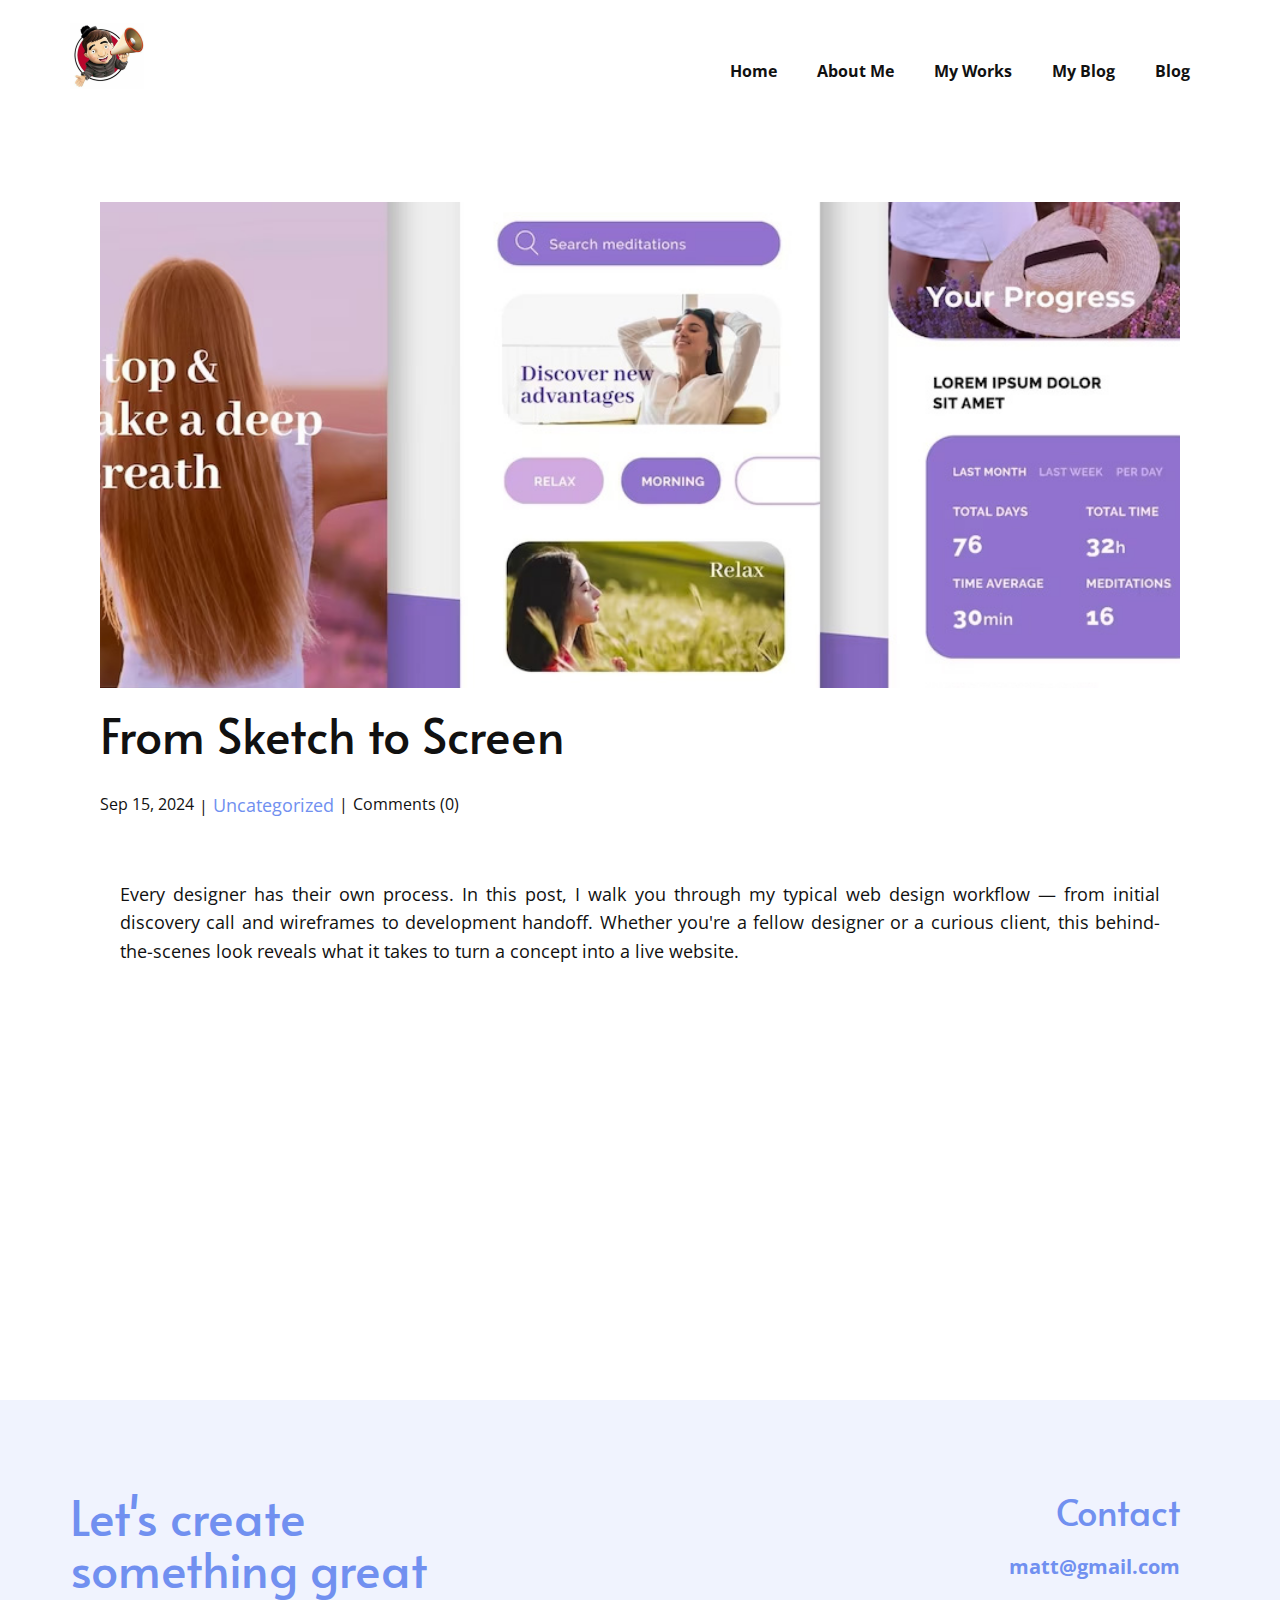
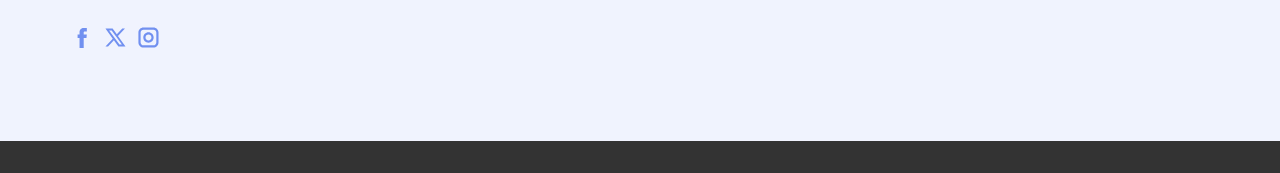
<file: blog/from-sketch-to-screen.html>
<!DOCTYPE html>
<html style="font-size: 16px;" lang="en"><head>
    <meta name="viewport" content="width=device-width, initial-scale=1.0">
    <meta charset="utf-8">
    <meta name="keywords" content="Post 1 Headline">
    <meta name="description" content="">
    <title>From Sketch to Screen</title>
    <link rel="stylesheet" href="../nicepage.css" media="screen">
<link rel="stylesheet" href="../Post-Template.css" media="screen">
    <script class="u-script" type="text/javascript" src="../jquery.js" defer=""></script>
    <script class="u-script" type="text/javascript" src="../nicepage.js" defer=""></script>
    <meta name="generator" content="Nicepage 7.11.4, nicepage.com">
    
    
    
    <link id="u-theme-google-font" rel="stylesheet" href="https://fonts.googleapis.com/css?family=Open+Sans:300,300i,400,400i,500,500i,600,600i,700,700i,800,800i|Alata:400">
    <script type="application/ld+json">{
		"@context": "http://schema.org",
		"@type": "Organization",
		"name": "",
		"logo": "images/b1dfc931c5c8d63eaf300b101d383ce3.jpg",
		"sameAs": [
				"https://facebook.com/name",
				"https://twitter.com/name",
				"https://instagram.com/name"
		]
}</script>
    <meta name="theme-color" content="#7190f0">
    <meta name="twitter:site" content="@">
    <meta name="twitter:card" content="summary_large_image">
    <meta name="twitter:title" content="From Sketch to Screen">
    <meta name="twitter:description" content="">
  <meta data-intl-tel-input-cdn-path="intlTelInput/"></head>
  <body data-path-to-root="./" data-include-products="false" class="u-body u-xl-mode" data-lang="en"><header class="u-clearfix u-header u-header" id="sec-d472"><div class="u-clearfix u-sheet u-valign-middle u-sheet-1">
        <a href="#" class="u-image u-logo u-image-1" data-image-width="591" data-image-height="527">
          <img src="../images/b1dfc931c5c8d63eaf300b101d383ce3.jpg" class="u-logo-image u-logo-image-1">
        </a>
        <nav class="u-menu u-menu-one-level u-offcanvas u-menu-1" role="navigation" aria-label="Menu navigation">
          <div class="menu-collapse" style="font-size: 1rem; letter-spacing: 0px; font-weight: 700;">
            <a class="u-button-style u-custom-left-right-menu-spacing u-custom-padding-bottom u-custom-text-hover-color u-custom-top-bottom-menu-spacing u-hamburger-link u-nav-link u-text-active-palette-1-base u-text-hover-palette-2-base" href="#" tabindex="-1" aria-label="Open menu" aria-controls="5fca">
              <svg class="u-svg-link" viewBox="0 0 24 24"><use xlink:href="#menu-hamburger"></use></svg>
              <svg class="u-svg-content" version="1.1" id="menu-hamburger" viewBox="0 0 16 16" x="0px" y="0px" xmlns:xlink="http://www.w3.org/1999/xlink" xmlns="http://www.w3.org/2000/svg"><g><rect y="1" width="16" height="2"></rect><rect y="7" width="16" height="2"></rect><rect y="13" width="16" height="2"></rect>
</g></svg>
            </a>
          </div>
          <div class="u-custom-menu u-nav-container">
            <ul class="u-nav u-unstyled u-nav-1" role="menubar"><li role="none" class="u-nav-item"><a role="menuitem" class="u-button-style u-nav-link u-text-active-palette-1-base u-text-hover-palette-1-base" href="../" style="padding: 10px 20px;">Home</a>
</li><li role="none" class="u-nav-item"><a role="menuitem" class="u-button-style u-nav-link u-text-active-palette-1-base u-text-hover-palette-1-base" href="../About.html" style="padding: 10px 20px;">About Me</a>
</li><li role="none" class="u-nav-item"><a role="menuitem" class="u-button-style u-nav-link u-text-active-palette-1-base u-text-hover-palette-1-base" href="../Portfolio-Page.html" style="padding: 10px 20px;">My Works</a>
</li><li role="none" class="u-nav-item"><a role="menuitem" class="u-button-style u-nav-link u-text-active-palette-1-base u-text-hover-palette-1-base" href="../Blog.html" style="padding: 10px 20px;">My Blog</a>
</li><li role="none" class="u-nav-item"><a role="menuitem" class="u-button-style u-nav-link u-text-active-palette-1-base u-text-hover-palette-1-base" href="../blog/blog.html" style="padding: 10px 20px;">Blog</a>
</li></ul>
          </div>
          <div class="u-custom-menu u-nav-container-collapse" id="5fca" role="region" aria-label="Menu panel">
            <div class="u-black u-container-style u-inner-container-layout u-opacity u-opacity-95 u-sidenav">
              <div class="u-inner-container-layout u-sidenav-overflow">
                <div class="u-menu-close" tabindex="-1" aria-label="Close menu"></div>
                <ul class="u-align-center u-nav u-popupmenu-items u-unstyled u-nav-2" role="menubar"><li role="none" class="u-nav-item"><a role="menuitem" class="u-button-style u-nav-link" href="../">Home</a>
</li><li role="none" class="u-nav-item"><a role="menuitem" class="u-button-style u-nav-link" href="../About.html">About Me</a>
</li><li role="none" class="u-nav-item"><a role="menuitem" class="u-button-style u-nav-link" href="../Portfolio-Page.html">My Works</a>
</li><li role="none" class="u-nav-item"><a role="menuitem" class="u-button-style u-nav-link" href="../Blog.html">My Blog</a>
</li><li role="none" class="u-nav-item"><a role="menuitem" class="u-button-style u-nav-link" href="../blog/blog.html">Blog</a>
</li></ul>
              </div>
            </div>
            <div class="u-black u-menu-overlay u-opacity u-opacity-70"></div>
          </div>
        </nav>
      </div></header>
    <section class="u-align-center u-clearfix u-section-1" id="block-1">
      <div class="u-clearfix u-sheet u-valign-middle-md u-valign-middle-sm u-valign-middle-xs u-sheet-1"><!--post_details--><!--post_details_options_json--><!--{"source":""}--><!--/post_details_options_json--><!--blog_post-->
        <div class="u-container-style u-expanded-width u-post-details u-post-details-1">
          <div class="u-container-layout u-valign-middle u-container-layout-1"><!--blog_post_image-->
            <img alt="" class="u-blog-control u-expanded-width u-image u-image-default u-image-1" src="../images/878.jpg"><!--/blog_post_image--><!--blog_post_header-->
            <h2 class="u-blog-control u-text u-text-1">From Sketch to Screen</h2><!--/blog_post_header--><!--blog_post_metadata-->
            <div class="u-blog-control u-metadata u-metadata-1"><!--blog_post_metadata_date--><span class="u-meta-date u-meta-icon">Sep 15, 2024</span><!--/blog_post_metadata_date--><!--blog_post_metadata_category--><span class="u-meta-category u-meta-icon"><a href="/blog/blog.html#/blog-1///">Uncategorized</a></span><!--/blog_post_metadata_category--><!--blog_post_metadata_comments--><span class="u-meta-comments u-meta-icon"><!--blog_post_metadata_comments_content-->Comments (0)<!--/blog_post_metadata_comments_content--></span><!--/blog_post_metadata_comments-->
            </div><!--/blog_post_metadata--><!--blog_post_content-->
            <div class="u-align-justify u-blog-control u-post-content u-text u-text-2 fr-view">
  <p>
    <meta name="viewport" content="width=device-width, initial-scale=1.0">
    <meta charset="utf-8">
    <meta name="keywords" content=""><meta name="description" content="">
    <title></title>
    <link rel="stylesheet" href="/nicepage.css" media="screen" class="u-static-style"><link rel="stylesheet" href="/nicepage.css" media="screen">
    <script class="u-script" type="text/javascript" src="//capp.nicepage.com/assets/jquery-1.9.1.min.js" defer=""></script>
    <script class="u-script" type="text/javascript" src="//capp.nicepage.com/087f79257f2704a0efd8538a7e213be186b2767f/nicepage.js" defer=""></script>
<link rel="stylesheet" data-font="Alata:400" href="https://fonts.googleapis.com/css?family=Alata:400">
</p><section class="u-clearfix u-valign-top u-block-5e24-1" custom-posts-hash="T" data-section-properties="{&quot;margin&quot;:&quot;none&quot;,&quot;stretch&quot;:true}" data-id="5e24" data-posts-content="[{'images':[],'maps':[],'videos':[],'icons':[],'textWidth':'','textHeight':'','id':1,'headingProp':'h3','textProp':'text'}]" id="sec-d4d6" style="min-height: 500px">
  <div class="fr-view u-clearfix u-rich-text u-text u-block-5e24-4" style="padding-left: 20px; padding-right: 20px"><p>Every designer has their own process. In this post, I walk you through my typical web design workflow — from initial discovery call and wireframes to development handoff. Whether you're a fellow designer or a curious client, this behind-the-scenes look reveals what it takes to turn a concept into a live website.</p></div>
  <style data-mode="XL">@media (min-width: 1200px) {
  .u-block-5e24-1 {
    min-height: 500px;
  }
  .u-block-5e24-4 {
    padding-left: 20px;
    padding-right: 20px;
  }
}</style>
  <style data-mode="LG">@media (max-width: 1199px) and (min-width: 992px) {
  .u-block-5e24-1 {
    min-height: 500px;
  }
  .u-block-5e24-4 {
    padding-left: 20px;
    padding-right: 20px;
  }
}</style>
  <style data-mode="MD">@media (max-width: 991px) and (min-width: 768px) {
  .u-block-5e24-1 {
    min-height: 500px;
  }
  .u-block-5e24-4 {
    padding-left: 20px;
    padding-right: 20px;
  }
}</style>
  <style data-mode="SM">@media (max-width: 767px) and (min-width: 576px) {
  .u-block-5e24-1 {
    min-height: 500px;
  }
  .u-block-5e24-4 {
    padding-left: 20px;
    padding-right: 20px;
    margin-top: 60px;
    margin-bottom: 60px;
  }
}</style>
  <style data-mode="XS">@media (max-width: 575px) {
  .u-block-5e24-1 {
    min-height: 500px;
  }
  .u-block-5e24-4 {
    padding-left: 20px;
    padding-right: 20px;
    margin-top: 60px;
    margin-bottom: 60px;
  }
}</style>
</section>
<p></p>
  </div><!--/blog_post_content-->
          </div>
        </div><!--/blog_post--><!--/post_details-->
      </div>
    </section>
    
    
    
    <footer class="u-align-center u-clearfix u-container-align-center u-footer u-palette-1-light-3 u-footer" id="sec-fb34"><div class="u-clearfix u-sheet u-valign-middle u-sheet-1">
        <div class="data-layout-selected u-clearfix u-expanded-width u-layout-wrap u-layout-wrap-1">
          <div class="u-layout">
            <div class="u-layout-row">
              <div class="u-container-align-left u-container-style u-layout-cell u-size-26-lg u-size-26-xl u-size-60-md u-size-60-sm u-size-60-xs u-layout-cell-1">
                <div class="u-container-layout u-valign-top u-container-layout-1">
                  <h2 class="u-align-left u-text u-text-default u-text-palette-1-base u-text-1"> Let's create something great</h2>
                  <div class="u-social-icons u-social-icons-1">
                    <a class="u-social-url" title="facebook" target="_blank" href="https://facebook.com/name"><span class="u-icon u-social-facebook u-social-icon u-text-palette-1-base u-icon-1"><svg class="u-svg-link" preserveAspectRatio="xMidYMin slice" viewBox="0 0 112 112" style=""><use xlink:href="#svg-32ea"></use></svg><svg class="u-svg-content" viewBox="0 0 112 112" x="0" y="0" id="svg-32ea"><path fill="currentColor" d="M75.5,28.8H65.4c-1.5,0-4,0.9-4,4.3v9.4h13.9l-1.5,15.8H61.4v45.1H42.8V58.3h-8.8V42.4h8.8V32.2
c0-7.4,3.4-18.8,18.8-18.8h13.8v15.4H75.5z"></path></svg></span>
                    </a>
                    <a class="u-social-url" title="twitter" target="_blank" href="https://twitter.com/name"><span class="u-icon u-social-icon u-social-twitter u-text-palette-1-base u-icon-2"><svg class="u-svg-link" preserveAspectRatio="xMidYMin slice" viewBox="0 0 112.2 112.2" style=""><use xlink:href="#svg-5ad2"></use></svg><svg class="u-svg-content" viewBox="0 0 112.2 112.2" x="0px" y="0px" id="svg-5ad2"><path d="M67.1,49.1L98.6,16h-12L62,42L43.2,16H11l32.8,45.2L11,96h11.6l26.3-27.7L69.1,96H101L67.1,49.1z M55,61.9l-5.1-7L27.5,24.4
	h11.4l17.3,23.8l5.1,7.1l23.4,32.2H73.8L55,61.9z"></path></svg></span>
                    </a>
                    <a class="u-social-url" title="instagram" target="_blank" href="https://instagram.com/name"><span class="u-icon u-social-icon u-social-instagram u-text-palette-1-base u-icon-3"><svg class="u-svg-link" preserveAspectRatio="xMidYMin slice" viewBox="0 0 112 112" style=""><use xlink:href="#svg-1d51"></use></svg><svg class="u-svg-content" viewBox="0 0 112 112" x="0" y="0" id="svg-1d51"><path fill="currentColor" d="M55.9,32.9c-12.8,0-23.2,10.4-23.2,23.2s10.4,23.2,23.2,23.2s23.2-10.4,23.2-23.2S68.7,32.9,55.9,32.9z
	 M55.9,69.4c-7.4,0-13.3-6-13.3-13.3c-0.1-7.4,6-13.3,13.3-13.3s13.3,6,13.3,13.3C69.3,63.5,63.3,69.4,55.9,69.4z"></path><path fill="currentColor" d="M78.2,11H33.5C21,11,10.8,21.3,10.8,33.7v44.7c0,12.6,10.2,22.8,22.7,22.8h44.7c12.6,0,22.7-10.2,22.7-22.7
	V33.7C100.8,21.1,90.6,11,78.2,11z M91,78.4c0,7.1-5.8,12.8-12.8,12.8H33.5c-7.1,0-12.8-5.8-12.8-12.8V33.7
	c0-7.1,5.8-12.8,12.8-12.8h44.7c7.1,0,12.8,5.8,12.8,12.8V78.4z"></path></svg></span>
                    </a>
                  </div>
                </div>
              </div>
              <div class="u-container-align-left-md u-container-align-left-sm u-container-align-left-xs u-container-style u-layout-cell u-size-34-lg u-size-34-xl u-size-60-md u-size-60-sm u-size-60-xs u-layout-cell-2">
                <div class="u-container-layout u-container-layout-2">
                  <h3 class="u-align-left-md u-align-left-sm u-align-left-xs u-text u-text-default u-text-palette-1-base u-text-2">Contact</h3>
                  <a href="#" class="u-active-none u-align-left-md u-align-left-sm u-align-left-xs u-border-none u-btn u-button-link u-button-style u-hover-none u-none u-text-palette-1-base u-btn-1">matt@gmail.com</a>
                </div>
              </div>
            </div>
          </div>
        </div>
      </div></footer>
    <section class="u-backlink u-clearfix u-grey-80"></section>
  
</body></html>
</file>
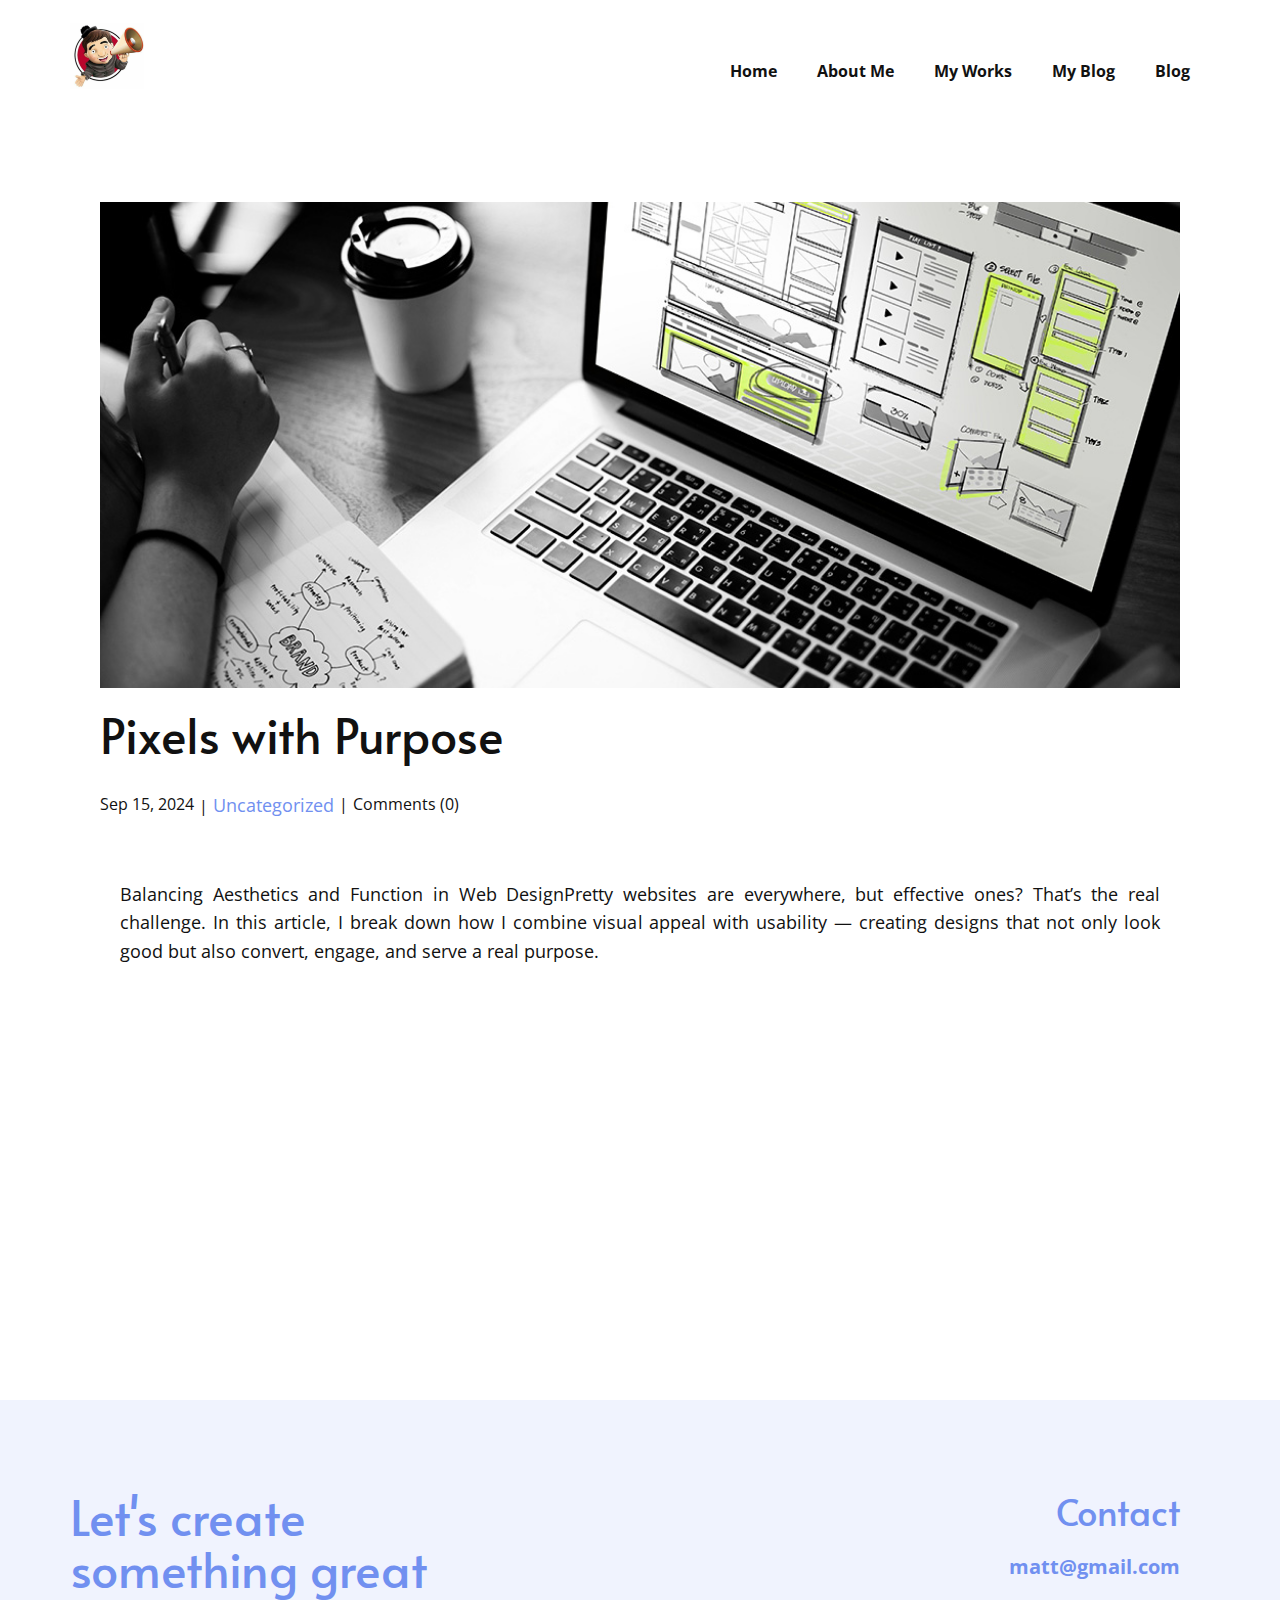
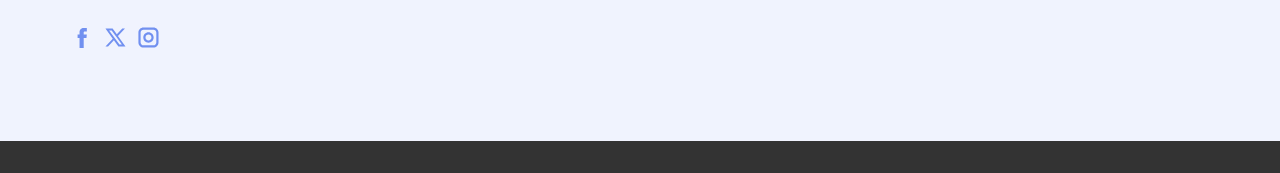
<file: blog/pixels-with-purpose.html>
<!DOCTYPE html>
<html style="font-size: 16px;" lang="en"><head>
    <meta name="viewport" content="width=device-width, initial-scale=1.0">
    <meta charset="utf-8">
    <meta name="keywords" content="Post 1 Headline">
    <meta name="description" content="">
    <title>Pixels with Purpose</title>
    <link rel="stylesheet" href="../nicepage.css" media="screen">
<link rel="stylesheet" href="../Post-Template.css" media="screen">
    <script class="u-script" type="text/javascript" src="../jquery.js" defer=""></script>
    <script class="u-script" type="text/javascript" src="../nicepage.js" defer=""></script>
    <meta name="generator" content="Nicepage 7.11.4, nicepage.com">
    
    
    
    <link id="u-theme-google-font" rel="stylesheet" href="https://fonts.googleapis.com/css?family=Open+Sans:300,300i,400,400i,500,500i,600,600i,700,700i,800,800i|Alata:400">
    <script type="application/ld+json">{
		"@context": "http://schema.org",
		"@type": "Organization",
		"name": "",
		"logo": "images/b1dfc931c5c8d63eaf300b101d383ce3.jpg",
		"sameAs": [
				"https://facebook.com/name",
				"https://twitter.com/name",
				"https://instagram.com/name"
		]
}</script>
    <meta name="theme-color" content="#7190f0">
    <meta name="twitter:site" content="@">
    <meta name="twitter:card" content="summary_large_image">
    <meta name="twitter:title" content="Pixels with Purpose">
    <meta name="twitter:description" content="">
  <meta data-intl-tel-input-cdn-path="intlTelInput/"></head>
  <body data-path-to-root="./" data-include-products="false" class="u-body u-xl-mode" data-lang="en"><header class="u-clearfix u-header u-header" id="sec-d472"><div class="u-clearfix u-sheet u-valign-middle u-sheet-1">
        <a href="#" class="u-image u-logo u-image-1" data-image-width="591" data-image-height="527">
          <img src="../images/b1dfc931c5c8d63eaf300b101d383ce3.jpg" class="u-logo-image u-logo-image-1">
        </a>
        <nav class="u-menu u-menu-one-level u-offcanvas u-menu-1" role="navigation" aria-label="Menu navigation">
          <div class="menu-collapse" style="font-size: 1rem; letter-spacing: 0px; font-weight: 700;">
            <a class="u-button-style u-custom-left-right-menu-spacing u-custom-padding-bottom u-custom-text-hover-color u-custom-top-bottom-menu-spacing u-hamburger-link u-nav-link u-text-active-palette-1-base u-text-hover-palette-2-base" href="#" tabindex="-1" aria-label="Open menu" aria-controls="5fca">
              <svg class="u-svg-link" viewBox="0 0 24 24"><use xlink:href="#menu-hamburger"></use></svg>
              <svg class="u-svg-content" version="1.1" id="menu-hamburger" viewBox="0 0 16 16" x="0px" y="0px" xmlns:xlink="http://www.w3.org/1999/xlink" xmlns="http://www.w3.org/2000/svg"><g><rect y="1" width="16" height="2"></rect><rect y="7" width="16" height="2"></rect><rect y="13" width="16" height="2"></rect>
</g></svg>
            </a>
          </div>
          <div class="u-custom-menu u-nav-container">
            <ul class="u-nav u-unstyled u-nav-1" role="menubar"><li role="none" class="u-nav-item"><a role="menuitem" class="u-button-style u-nav-link u-text-active-palette-1-base u-text-hover-palette-1-base" href="../" style="padding: 10px 20px;">Home</a>
</li><li role="none" class="u-nav-item"><a role="menuitem" class="u-button-style u-nav-link u-text-active-palette-1-base u-text-hover-palette-1-base" href="../About.html" style="padding: 10px 20px;">About Me</a>
</li><li role="none" class="u-nav-item"><a role="menuitem" class="u-button-style u-nav-link u-text-active-palette-1-base u-text-hover-palette-1-base" href="../Portfolio-Page.html" style="padding: 10px 20px;">My Works</a>
</li><li role="none" class="u-nav-item"><a role="menuitem" class="u-button-style u-nav-link u-text-active-palette-1-base u-text-hover-palette-1-base" href="../Blog.html" style="padding: 10px 20px;">My Blog</a>
</li><li role="none" class="u-nav-item"><a role="menuitem" class="u-button-style u-nav-link u-text-active-palette-1-base u-text-hover-palette-1-base" href="../blog/blog.html" style="padding: 10px 20px;">Blog</a>
</li></ul>
          </div>
          <div class="u-custom-menu u-nav-container-collapse" id="5fca" role="region" aria-label="Menu panel">
            <div class="u-black u-container-style u-inner-container-layout u-opacity u-opacity-95 u-sidenav">
              <div class="u-inner-container-layout u-sidenav-overflow">
                <div class="u-menu-close" tabindex="-1" aria-label="Close menu"></div>
                <ul class="u-align-center u-nav u-popupmenu-items u-unstyled u-nav-2" role="menubar"><li role="none" class="u-nav-item"><a role="menuitem" class="u-button-style u-nav-link" href="../">Home</a>
</li><li role="none" class="u-nav-item"><a role="menuitem" class="u-button-style u-nav-link" href="../About.html">About Me</a>
</li><li role="none" class="u-nav-item"><a role="menuitem" class="u-button-style u-nav-link" href="../Portfolio-Page.html">My Works</a>
</li><li role="none" class="u-nav-item"><a role="menuitem" class="u-button-style u-nav-link" href="../Blog.html">My Blog</a>
</li><li role="none" class="u-nav-item"><a role="menuitem" class="u-button-style u-nav-link" href="../blog/blog.html">Blog</a>
</li></ul>
              </div>
            </div>
            <div class="u-black u-menu-overlay u-opacity u-opacity-70"></div>
          </div>
        </nav>
      </div></header>
    <section class="u-align-center u-clearfix u-section-1" id="block-1">
      <div class="u-clearfix u-sheet u-valign-middle-md u-valign-middle-sm u-valign-middle-xs u-sheet-1"><!--post_details--><!--post_details_options_json--><!--{"source":""}--><!--/post_details_options_json--><!--blog_post-->
        <div class="u-container-style u-expanded-width u-post-details u-post-details-1">
          <div class="u-container-layout u-valign-middle u-container-layout-1"><!--blog_post_image-->
            <img alt="" class="u-blog-control u-expanded-width u-image u-image-default u-image-1" src="../images/rtrr9.jpg"><!--/blog_post_image--><!--blog_post_header-->
            <h2 class="u-blog-control u-text u-text-1">Pixels with Purpose</h2><!--/blog_post_header--><!--blog_post_metadata-->
            <div class="u-blog-control u-metadata u-metadata-1"><!--blog_post_metadata_date--><span class="u-meta-date u-meta-icon">Sep 15, 2024</span><!--/blog_post_metadata_date--><!--blog_post_metadata_category--><span class="u-meta-category u-meta-icon"><a href="/blog/blog.html#/blog-1///">Uncategorized</a></span><!--/blog_post_metadata_category--><!--blog_post_metadata_comments--><span class="u-meta-comments u-meta-icon"><!--blog_post_metadata_comments_content-->Comments (0)<!--/blog_post_metadata_comments_content--></span><!--/blog_post_metadata_comments-->
            </div><!--/blog_post_metadata--><!--blog_post_content-->
            <div class="u-align-justify u-blog-control u-post-content u-text u-text-2 fr-view">
  <p>
    <meta name="viewport" content="width=device-width, initial-scale=1.0">
    <meta charset="utf-8">
    <meta name="keywords" content=""><meta name="description" content="">
    <title></title>
    <link rel="stylesheet" href="/nicepage.css" media="screen" class="u-static-style"><link rel="stylesheet" href="/nicepage.css" media="screen">
    <script class="u-script" type="text/javascript" src="//capp.nicepage.com/assets/jquery-1.9.1.min.js" defer=""></script>
    <script class="u-script" type="text/javascript" src="//capp.nicepage.com/087f79257f2704a0efd8538a7e213be186b2767f/nicepage.js" defer=""></script>
<link rel="stylesheet" data-font="Alata:400" href="https://fonts.googleapis.com/css?family=Alata:400">
</p><section class="u-clearfix u-valign-top u-block-6975-1" custom-posts-hash="T" data-section-properties="{&quot;margin&quot;:&quot;none&quot;,&quot;stretch&quot;:true}" data-id="6975" data-posts-content="[{'images':[],'maps':[],'videos':[],'icons':[],'textWidth':'','textHeight':'','id':1,'headingProp':'h3','textProp':'text'}]" id="sec-09be" style="min-height: 500px">
  <div class="fr-view u-clearfix u-rich-text u-text u-block-6975-4" style="padding-left: 20px; padding-right: 20px"><p>Balancing Aesthetics and Function in Web DesignPretty websites are everywhere, but effective ones? That’s the real challenge. In this article, I break down how I combine visual appeal with usability — creating designs that not only look good but also convert, engage, and serve a real purpose.</p></div>
  <style data-mode="XL">@media (min-width: 1200px) {
  .u-block-6975-1 {
    min-height: 500px;
  }
  .u-block-6975-4 {
    padding-left: 20px;
    padding-right: 20px;
  }
}</style>
  <style data-mode="LG">@media (max-width: 1199px) and (min-width: 992px) {
  .u-block-6975-1 {
    min-height: 500px;
  }
  .u-block-6975-4 {
    padding-left: 20px;
    padding-right: 20px;
  }
}</style>
  <style data-mode="MD">@media (max-width: 991px) and (min-width: 768px) {
  .u-block-6975-1 {
    min-height: 500px;
  }
  .u-block-6975-4 {
    padding-left: 20px;
    padding-right: 20px;
  }
}</style>
  <style data-mode="SM">@media (max-width: 767px) and (min-width: 576px) {
  .u-block-6975-1 {
    min-height: 500px;
  }
  .u-block-6975-4 {
    padding-left: 20px;
    padding-right: 20px;
    margin-top: 60px;
    margin-bottom: 60px;
  }
}</style>
  <style data-mode="XS">@media (max-width: 575px) {
  .u-block-6975-1 {
    min-height: 500px;
  }
  .u-block-6975-4 {
    padding-left: 20px;
    padding-right: 20px;
    margin-top: 60px;
    margin-bottom: 60px;
  }
}</style>
</section>
<p></p>
  </div><!--/blog_post_content-->
          </div>
        </div><!--/blog_post--><!--/post_details-->
      </div>
    </section>
    
    
    
    <footer class="u-align-center u-clearfix u-container-align-center u-footer u-palette-1-light-3 u-footer" id="sec-fb34"><div class="u-clearfix u-sheet u-valign-middle u-sheet-1">
        <div class="data-layout-selected u-clearfix u-expanded-width u-layout-wrap u-layout-wrap-1">
          <div class="u-layout">
            <div class="u-layout-row">
              <div class="u-container-align-left u-container-style u-layout-cell u-size-26-lg u-size-26-xl u-size-60-md u-size-60-sm u-size-60-xs u-layout-cell-1">
                <div class="u-container-layout u-valign-top u-container-layout-1">
                  <h2 class="u-align-left u-text u-text-default u-text-palette-1-base u-text-1"> Let's create something great</h2>
                  <div class="u-social-icons u-social-icons-1">
                    <a class="u-social-url" title="facebook" target="_blank" href="https://facebook.com/name"><span class="u-icon u-social-facebook u-social-icon u-text-palette-1-base u-icon-1"><svg class="u-svg-link" preserveAspectRatio="xMidYMin slice" viewBox="0 0 112 112" style=""><use xlink:href="#svg-32ea"></use></svg><svg class="u-svg-content" viewBox="0 0 112 112" x="0" y="0" id="svg-32ea"><path fill="currentColor" d="M75.5,28.8H65.4c-1.5,0-4,0.9-4,4.3v9.4h13.9l-1.5,15.8H61.4v45.1H42.8V58.3h-8.8V42.4h8.8V32.2
c0-7.4,3.4-18.8,18.8-18.8h13.8v15.4H75.5z"></path></svg></span>
                    </a>
                    <a class="u-social-url" title="twitter" target="_blank" href="https://twitter.com/name"><span class="u-icon u-social-icon u-social-twitter u-text-palette-1-base u-icon-2"><svg class="u-svg-link" preserveAspectRatio="xMidYMin slice" viewBox="0 0 112.2 112.2" style=""><use xlink:href="#svg-5ad2"></use></svg><svg class="u-svg-content" viewBox="0 0 112.2 112.2" x="0px" y="0px" id="svg-5ad2"><path d="M67.1,49.1L98.6,16h-12L62,42L43.2,16H11l32.8,45.2L11,96h11.6l26.3-27.7L69.1,96H101L67.1,49.1z M55,61.9l-5.1-7L27.5,24.4
	h11.4l17.3,23.8l5.1,7.1l23.4,32.2H73.8L55,61.9z"></path></svg></span>
                    </a>
                    <a class="u-social-url" title="instagram" target="_blank" href="https://instagram.com/name"><span class="u-icon u-social-icon u-social-instagram u-text-palette-1-base u-icon-3"><svg class="u-svg-link" preserveAspectRatio="xMidYMin slice" viewBox="0 0 112 112" style=""><use xlink:href="#svg-1d51"></use></svg><svg class="u-svg-content" viewBox="0 0 112 112" x="0" y="0" id="svg-1d51"><path fill="currentColor" d="M55.9,32.9c-12.8,0-23.2,10.4-23.2,23.2s10.4,23.2,23.2,23.2s23.2-10.4,23.2-23.2S68.7,32.9,55.9,32.9z
	 M55.9,69.4c-7.4,0-13.3-6-13.3-13.3c-0.1-7.4,6-13.3,13.3-13.3s13.3,6,13.3,13.3C69.3,63.5,63.3,69.4,55.9,69.4z"></path><path fill="currentColor" d="M78.2,11H33.5C21,11,10.8,21.3,10.8,33.7v44.7c0,12.6,10.2,22.8,22.7,22.8h44.7c12.6,0,22.7-10.2,22.7-22.7
	V33.7C100.8,21.1,90.6,11,78.2,11z M91,78.4c0,7.1-5.8,12.8-12.8,12.8H33.5c-7.1,0-12.8-5.8-12.8-12.8V33.7
	c0-7.1,5.8-12.8,12.8-12.8h44.7c7.1,0,12.8,5.8,12.8,12.8V78.4z"></path></svg></span>
                    </a>
                  </div>
                </div>
              </div>
              <div class="u-container-align-left-md u-container-align-left-sm u-container-align-left-xs u-container-style u-layout-cell u-size-34-lg u-size-34-xl u-size-60-md u-size-60-sm u-size-60-xs u-layout-cell-2">
                <div class="u-container-layout u-container-layout-2">
                  <h3 class="u-align-left-md u-align-left-sm u-align-left-xs u-text u-text-default u-text-palette-1-base u-text-2">Contact</h3>
                  <a href="#" class="u-active-none u-align-left-md u-align-left-sm u-align-left-xs u-border-none u-btn u-button-link u-button-style u-hover-none u-none u-text-palette-1-base u-btn-1">matt@gmail.com</a>
                </div>
              </div>
            </div>
          </div>
        </div>
      </div></footer>
    <section class="u-backlink u-clearfix u-grey-80"></section>
  
</body></html>
</file>
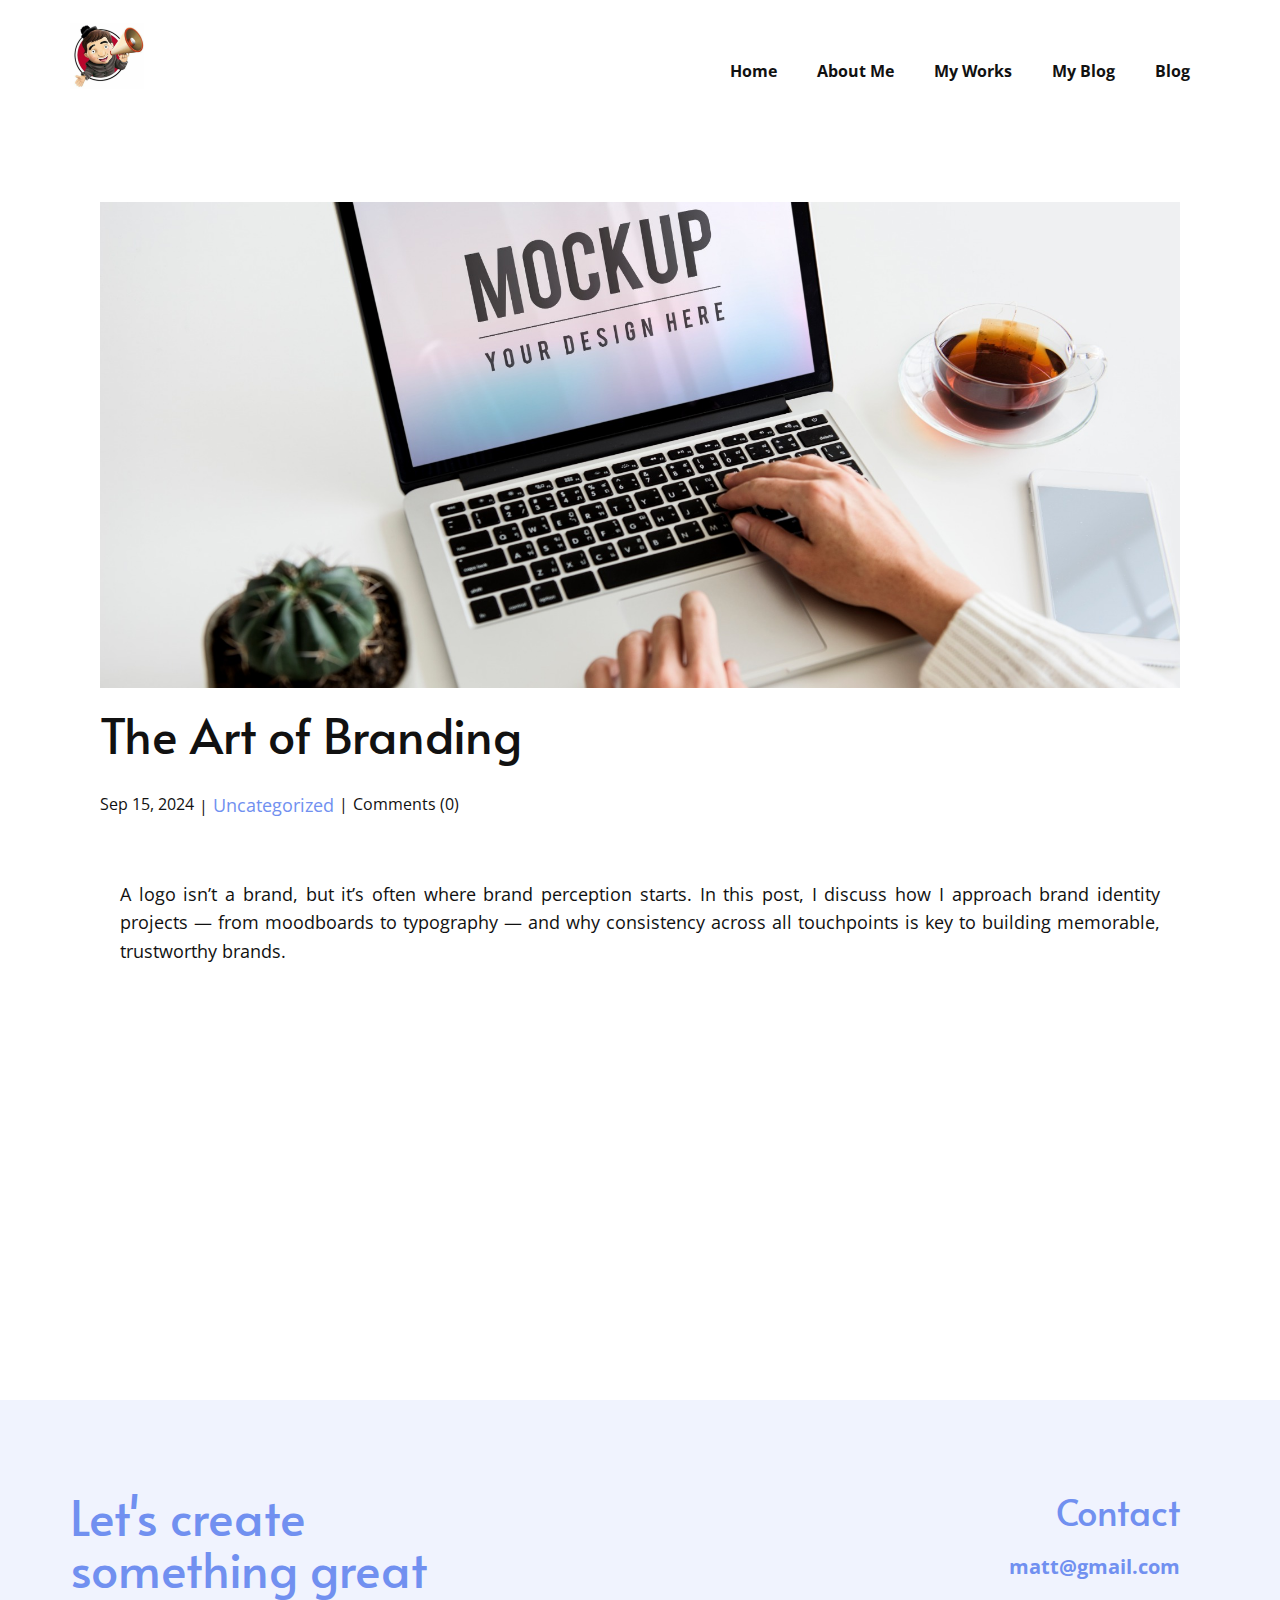
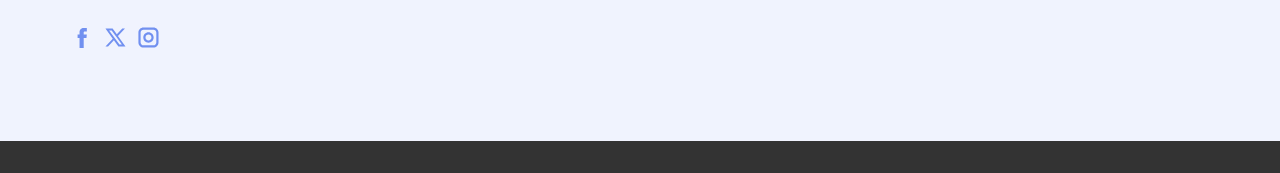
<file: blog/the-art-of-branding.html>
<!DOCTYPE html>
<html style="font-size: 16px;" lang="en"><head>
    <meta name="viewport" content="width=device-width, initial-scale=1.0">
    <meta charset="utf-8">
    <meta name="keywords" content="Post 1 Headline">
    <meta name="description" content="">
    <title>The Art of Branding</title>
    <link rel="stylesheet" href="../nicepage.css" media="screen">
<link rel="stylesheet" href="../Post-Template.css" media="screen">
    <script class="u-script" type="text/javascript" src="../jquery.js" defer=""></script>
    <script class="u-script" type="text/javascript" src="../nicepage.js" defer=""></script>
    <meta name="generator" content="Nicepage 7.11.4, nicepage.com">
    
    
    
    <link id="u-theme-google-font" rel="stylesheet" href="https://fonts.googleapis.com/css?family=Open+Sans:300,300i,400,400i,500,500i,600,600i,700,700i,800,800i|Alata:400">
    <script type="application/ld+json">{
		"@context": "http://schema.org",
		"@type": "Organization",
		"name": "",
		"logo": "images/b1dfc931c5c8d63eaf300b101d383ce3.jpg",
		"sameAs": [
				"https://facebook.com/name",
				"https://twitter.com/name",
				"https://instagram.com/name"
		]
}</script>
    <meta name="theme-color" content="#7190f0">
    <meta name="twitter:site" content="@">
    <meta name="twitter:card" content="summary_large_image">
    <meta name="twitter:title" content="The Art of Branding">
    <meta name="twitter:description" content="">
  <meta data-intl-tel-input-cdn-path="intlTelInput/"></head>
  <body data-path-to-root="./" data-include-products="false" class="u-body u-xl-mode" data-lang="en"><header class="u-clearfix u-header u-header" id="sec-d472"><div class="u-clearfix u-sheet u-valign-middle u-sheet-1">
        <a href="#" class="u-image u-logo u-image-1" data-image-width="591" data-image-height="527">
          <img src="../images/b1dfc931c5c8d63eaf300b101d383ce3.jpg" class="u-logo-image u-logo-image-1">
        </a>
        <nav class="u-menu u-menu-one-level u-offcanvas u-menu-1" role="navigation" aria-label="Menu navigation">
          <div class="menu-collapse" style="font-size: 1rem; letter-spacing: 0px; font-weight: 700;">
            <a class="u-button-style u-custom-left-right-menu-spacing u-custom-padding-bottom u-custom-text-hover-color u-custom-top-bottom-menu-spacing u-hamburger-link u-nav-link u-text-active-palette-1-base u-text-hover-palette-2-base" href="#" tabindex="-1" aria-label="Open menu" aria-controls="5fca">
              <svg class="u-svg-link" viewBox="0 0 24 24"><use xlink:href="#menu-hamburger"></use></svg>
              <svg class="u-svg-content" version="1.1" id="menu-hamburger" viewBox="0 0 16 16" x="0px" y="0px" xmlns:xlink="http://www.w3.org/1999/xlink" xmlns="http://www.w3.org/2000/svg"><g><rect y="1" width="16" height="2"></rect><rect y="7" width="16" height="2"></rect><rect y="13" width="16" height="2"></rect>
</g></svg>
            </a>
          </div>
          <div class="u-custom-menu u-nav-container">
            <ul class="u-nav u-unstyled u-nav-1" role="menubar"><li role="none" class="u-nav-item"><a role="menuitem" class="u-button-style u-nav-link u-text-active-palette-1-base u-text-hover-palette-1-base" href="../" style="padding: 10px 20px;">Home</a>
</li><li role="none" class="u-nav-item"><a role="menuitem" class="u-button-style u-nav-link u-text-active-palette-1-base u-text-hover-palette-1-base" href="../About.html" style="padding: 10px 20px;">About Me</a>
</li><li role="none" class="u-nav-item"><a role="menuitem" class="u-button-style u-nav-link u-text-active-palette-1-base u-text-hover-palette-1-base" href="../Portfolio-Page.html" style="padding: 10px 20px;">My Works</a>
</li><li role="none" class="u-nav-item"><a role="menuitem" class="u-button-style u-nav-link u-text-active-palette-1-base u-text-hover-palette-1-base" href="../Blog.html" style="padding: 10px 20px;">My Blog</a>
</li><li role="none" class="u-nav-item"><a role="menuitem" class="u-button-style u-nav-link u-text-active-palette-1-base u-text-hover-palette-1-base" href="../blog/blog.html" style="padding: 10px 20px;">Blog</a>
</li></ul>
          </div>
          <div class="u-custom-menu u-nav-container-collapse" id="5fca" role="region" aria-label="Menu panel">
            <div class="u-black u-container-style u-inner-container-layout u-opacity u-opacity-95 u-sidenav">
              <div class="u-inner-container-layout u-sidenav-overflow">
                <div class="u-menu-close" tabindex="-1" aria-label="Close menu"></div>
                <ul class="u-align-center u-nav u-popupmenu-items u-unstyled u-nav-2" role="menubar"><li role="none" class="u-nav-item"><a role="menuitem" class="u-button-style u-nav-link" href="../">Home</a>
</li><li role="none" class="u-nav-item"><a role="menuitem" class="u-button-style u-nav-link" href="../About.html">About Me</a>
</li><li role="none" class="u-nav-item"><a role="menuitem" class="u-button-style u-nav-link" href="../Portfolio-Page.html">My Works</a>
</li><li role="none" class="u-nav-item"><a role="menuitem" class="u-button-style u-nav-link" href="../Blog.html">My Blog</a>
</li><li role="none" class="u-nav-item"><a role="menuitem" class="u-button-style u-nav-link" href="../blog/blog.html">Blog</a>
</li></ul>
              </div>
            </div>
            <div class="u-black u-menu-overlay u-opacity u-opacity-70"></div>
          </div>
        </nav>
      </div></header>
    <section class="u-align-center u-clearfix u-section-1" id="block-1">
      <div class="u-clearfix u-sheet u-valign-middle-md u-valign-middle-sm u-valign-middle-xs u-sheet-1"><!--post_details--><!--post_details_options_json--><!--{"source":""}--><!--/post_details_options_json--><!--blog_post-->
        <div class="u-container-style u-expanded-width u-post-details u-post-details-1">
          <div class="u-container-layout u-valign-middle u-container-layout-1"><!--blog_post_image-->
            <img alt="" class="u-blog-control u-expanded-width u-image u-image-default u-image-1" src="../images/57335.jpg"><!--/blog_post_image--><!--blog_post_header-->
            <h2 class="u-blog-control u-text u-text-1">The Art of Branding</h2><!--/blog_post_header--><!--blog_post_metadata-->
            <div class="u-blog-control u-metadata u-metadata-1"><!--blog_post_metadata_date--><span class="u-meta-date u-meta-icon">Sep 15, 2024</span><!--/blog_post_metadata_date--><!--blog_post_metadata_category--><span class="u-meta-category u-meta-icon"><a href="/blog/blog.html#/blog-1///">Uncategorized</a></span><!--/blog_post_metadata_category--><!--blog_post_metadata_comments--><span class="u-meta-comments u-meta-icon"><!--blog_post_metadata_comments_content-->Comments (0)<!--/blog_post_metadata_comments_content--></span><!--/blog_post_metadata_comments-->
            </div><!--/blog_post_metadata--><!--blog_post_content-->
            <div class="u-align-justify u-blog-control u-post-content u-text u-text-2 fr-view">
  <p>
    <meta name="viewport" content="width=device-width, initial-scale=1.0">
    <meta charset="utf-8">
    <meta name="keywords" content=""><meta name="description" content="">
    <title></title>
    <link rel="stylesheet" href="/nicepage.css" media="screen" class="u-static-style"><link rel="stylesheet" href="/nicepage.css" media="screen">
    <script class="u-script" type="text/javascript" src="//capp.nicepage.com/assets/jquery-1.9.1.min.js" defer=""></script>
    <script class="u-script" type="text/javascript" src="//capp.nicepage.com/087f79257f2704a0efd8538a7e213be186b2767f/nicepage.js" defer=""></script>
<link rel="stylesheet" data-font="Alata:400" href="https://fonts.googleapis.com/css?family=Alata:400">
</p><section class="u-clearfix u-valign-top u-block-faba-1" custom-posts-hash="T" data-section-properties="{&quot;margin&quot;:&quot;none&quot;,&quot;stretch&quot;:true}" data-id="faba" data-posts-content="[{'images':[],'maps':[],'videos':[],'icons':[],'textWidth':'','textHeight':'','id':1,'headingProp':'h3','textProp':'text'}]" id="sec-fb2f" style="min-height: 500px">
  <div class="fr-view u-clearfix u-rich-text u-text u-block-faba-4" style="padding-left: 20px; padding-right: 20px"><p>A logo isn’t a brand, but it’s often where brand perception starts. In this post, I discuss how I approach brand identity projects — from moodboards to typography — and why consistency across all touchpoints is key to building memorable, trustworthy brands.</p></div>
  <style data-mode="XL">@media (min-width: 1200px) {
  .u-block-faba-1 {
    min-height: 500px;
  }
  .u-block-faba-4 {
    padding-left: 20px;
    padding-right: 20px;
  }
}</style>
  <style data-mode="LG">@media (max-width: 1199px) and (min-width: 992px) {
  .u-block-faba-1 {
    min-height: 500px;
  }
  .u-block-faba-4 {
    padding-left: 20px;
    padding-right: 20px;
  }
}</style>
  <style data-mode="MD">@media (max-width: 991px) and (min-width: 768px) {
  .u-block-faba-1 {
    min-height: 500px;
  }
  .u-block-faba-4 {
    padding-left: 20px;
    padding-right: 20px;
  }
}</style>
  <style data-mode="SM">@media (max-width: 767px) and (min-width: 576px) {
  .u-block-faba-1 {
    min-height: 500px;
  }
  .u-block-faba-4 {
    padding-left: 20px;
    padding-right: 20px;
    margin-top: 60px;
    margin-bottom: 60px;
  }
}</style>
  <style data-mode="XS">@media (max-width: 575px) {
  .u-block-faba-1 {
    min-height: 500px;
  }
  .u-block-faba-4 {
    padding-left: 20px;
    padding-right: 20px;
    margin-top: 60px;
    margin-bottom: 60px;
  }
}</style>
</section>
<p></p>
  </div><!--/blog_post_content-->
          </div>
        </div><!--/blog_post--><!--/post_details-->
      </div>
    </section>
    
    
    
    <footer class="u-align-center u-clearfix u-container-align-center u-footer u-palette-1-light-3 u-footer" id="sec-fb34"><div class="u-clearfix u-sheet u-valign-middle u-sheet-1">
        <div class="data-layout-selected u-clearfix u-expanded-width u-layout-wrap u-layout-wrap-1">
          <div class="u-layout">
            <div class="u-layout-row">
              <div class="u-container-align-left u-container-style u-layout-cell u-size-26-lg u-size-26-xl u-size-60-md u-size-60-sm u-size-60-xs u-layout-cell-1">
                <div class="u-container-layout u-valign-top u-container-layout-1">
                  <h2 class="u-align-left u-text u-text-default u-text-palette-1-base u-text-1"> Let's create something great</h2>
                  <div class="u-social-icons u-social-icons-1">
                    <a class="u-social-url" title="facebook" target="_blank" href="https://facebook.com/name"><span class="u-icon u-social-facebook u-social-icon u-text-palette-1-base u-icon-1"><svg class="u-svg-link" preserveAspectRatio="xMidYMin slice" viewBox="0 0 112 112" style=""><use xlink:href="#svg-32ea"></use></svg><svg class="u-svg-content" viewBox="0 0 112 112" x="0" y="0" id="svg-32ea"><path fill="currentColor" d="M75.5,28.8H65.4c-1.5,0-4,0.9-4,4.3v9.4h13.9l-1.5,15.8H61.4v45.1H42.8V58.3h-8.8V42.4h8.8V32.2
c0-7.4,3.4-18.8,18.8-18.8h13.8v15.4H75.5z"></path></svg></span>
                    </a>
                    <a class="u-social-url" title="twitter" target="_blank" href="https://twitter.com/name"><span class="u-icon u-social-icon u-social-twitter u-text-palette-1-base u-icon-2"><svg class="u-svg-link" preserveAspectRatio="xMidYMin slice" viewBox="0 0 112.2 112.2" style=""><use xlink:href="#svg-5ad2"></use></svg><svg class="u-svg-content" viewBox="0 0 112.2 112.2" x="0px" y="0px" id="svg-5ad2"><path d="M67.1,49.1L98.6,16h-12L62,42L43.2,16H11l32.8,45.2L11,96h11.6l26.3-27.7L69.1,96H101L67.1,49.1z M55,61.9l-5.1-7L27.5,24.4
	h11.4l17.3,23.8l5.1,7.1l23.4,32.2H73.8L55,61.9z"></path></svg></span>
                    </a>
                    <a class="u-social-url" title="instagram" target="_blank" href="https://instagram.com/name"><span class="u-icon u-social-icon u-social-instagram u-text-palette-1-base u-icon-3"><svg class="u-svg-link" preserveAspectRatio="xMidYMin slice" viewBox="0 0 112 112" style=""><use xlink:href="#svg-1d51"></use></svg><svg class="u-svg-content" viewBox="0 0 112 112" x="0" y="0" id="svg-1d51"><path fill="currentColor" d="M55.9,32.9c-12.8,0-23.2,10.4-23.2,23.2s10.4,23.2,23.2,23.2s23.2-10.4,23.2-23.2S68.7,32.9,55.9,32.9z
	 M55.9,69.4c-7.4,0-13.3-6-13.3-13.3c-0.1-7.4,6-13.3,13.3-13.3s13.3,6,13.3,13.3C69.3,63.5,63.3,69.4,55.9,69.4z"></path><path fill="currentColor" d="M78.2,11H33.5C21,11,10.8,21.3,10.8,33.7v44.7c0,12.6,10.2,22.8,22.7,22.8h44.7c12.6,0,22.7-10.2,22.7-22.7
	V33.7C100.8,21.1,90.6,11,78.2,11z M91,78.4c0,7.1-5.8,12.8-12.8,12.8H33.5c-7.1,0-12.8-5.8-12.8-12.8V33.7
	c0-7.1,5.8-12.8,12.8-12.8h44.7c7.1,0,12.8,5.8,12.8,12.8V78.4z"></path></svg></span>
                    </a>
                  </div>
                </div>
              </div>
              <div class="u-container-align-left-md u-container-align-left-sm u-container-align-left-xs u-container-style u-layout-cell u-size-34-lg u-size-34-xl u-size-60-md u-size-60-sm u-size-60-xs u-layout-cell-2">
                <div class="u-container-layout u-container-layout-2">
                  <h3 class="u-align-left-md u-align-left-sm u-align-left-xs u-text u-text-default u-text-palette-1-base u-text-2">Contact</h3>
                  <a href="#" class="u-active-none u-align-left-md u-align-left-sm u-align-left-xs u-border-none u-btn u-button-link u-button-style u-hover-none u-none u-text-palette-1-base u-btn-1">matt@gmail.com</a>
                </div>
              </div>
            </div>
          </div>
        </div>
      </div></footer>
    <section class="u-backlink u-clearfix u-grey-80"></section>
  
</body></html>
</file>
